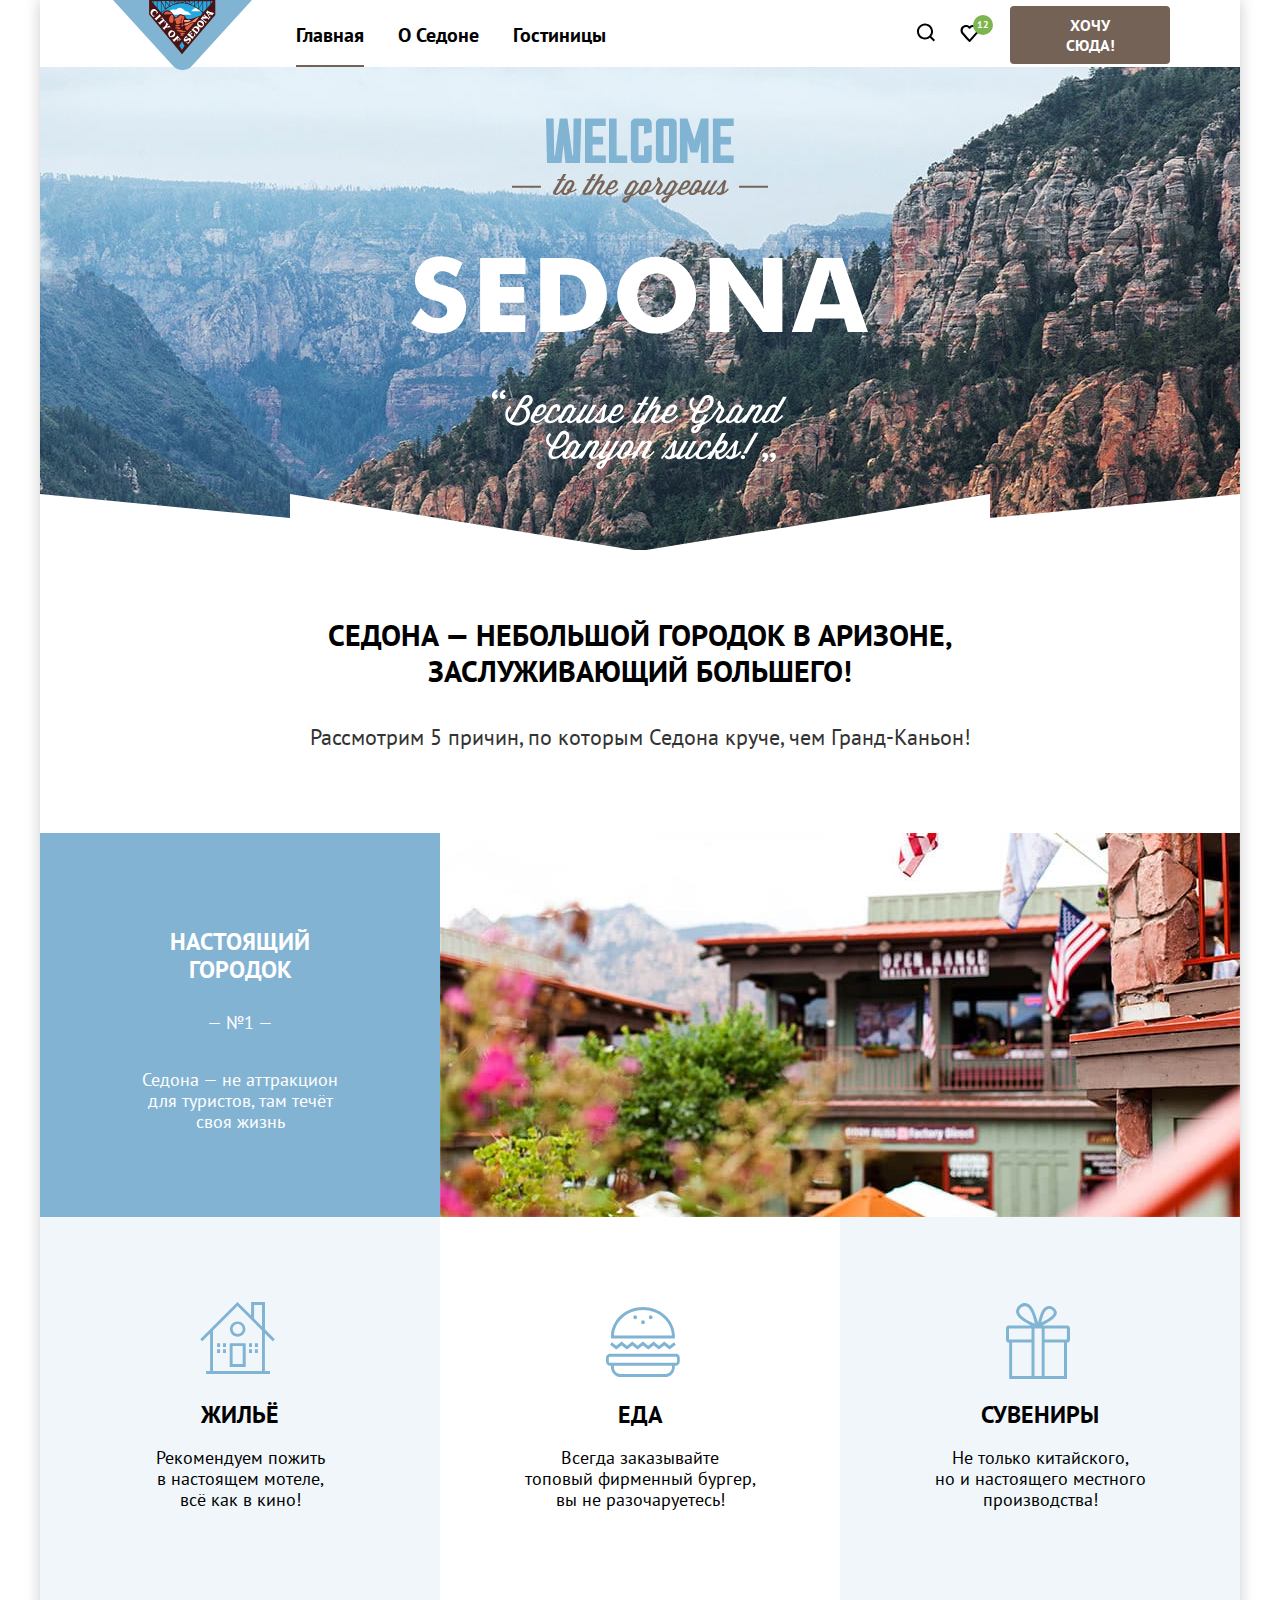
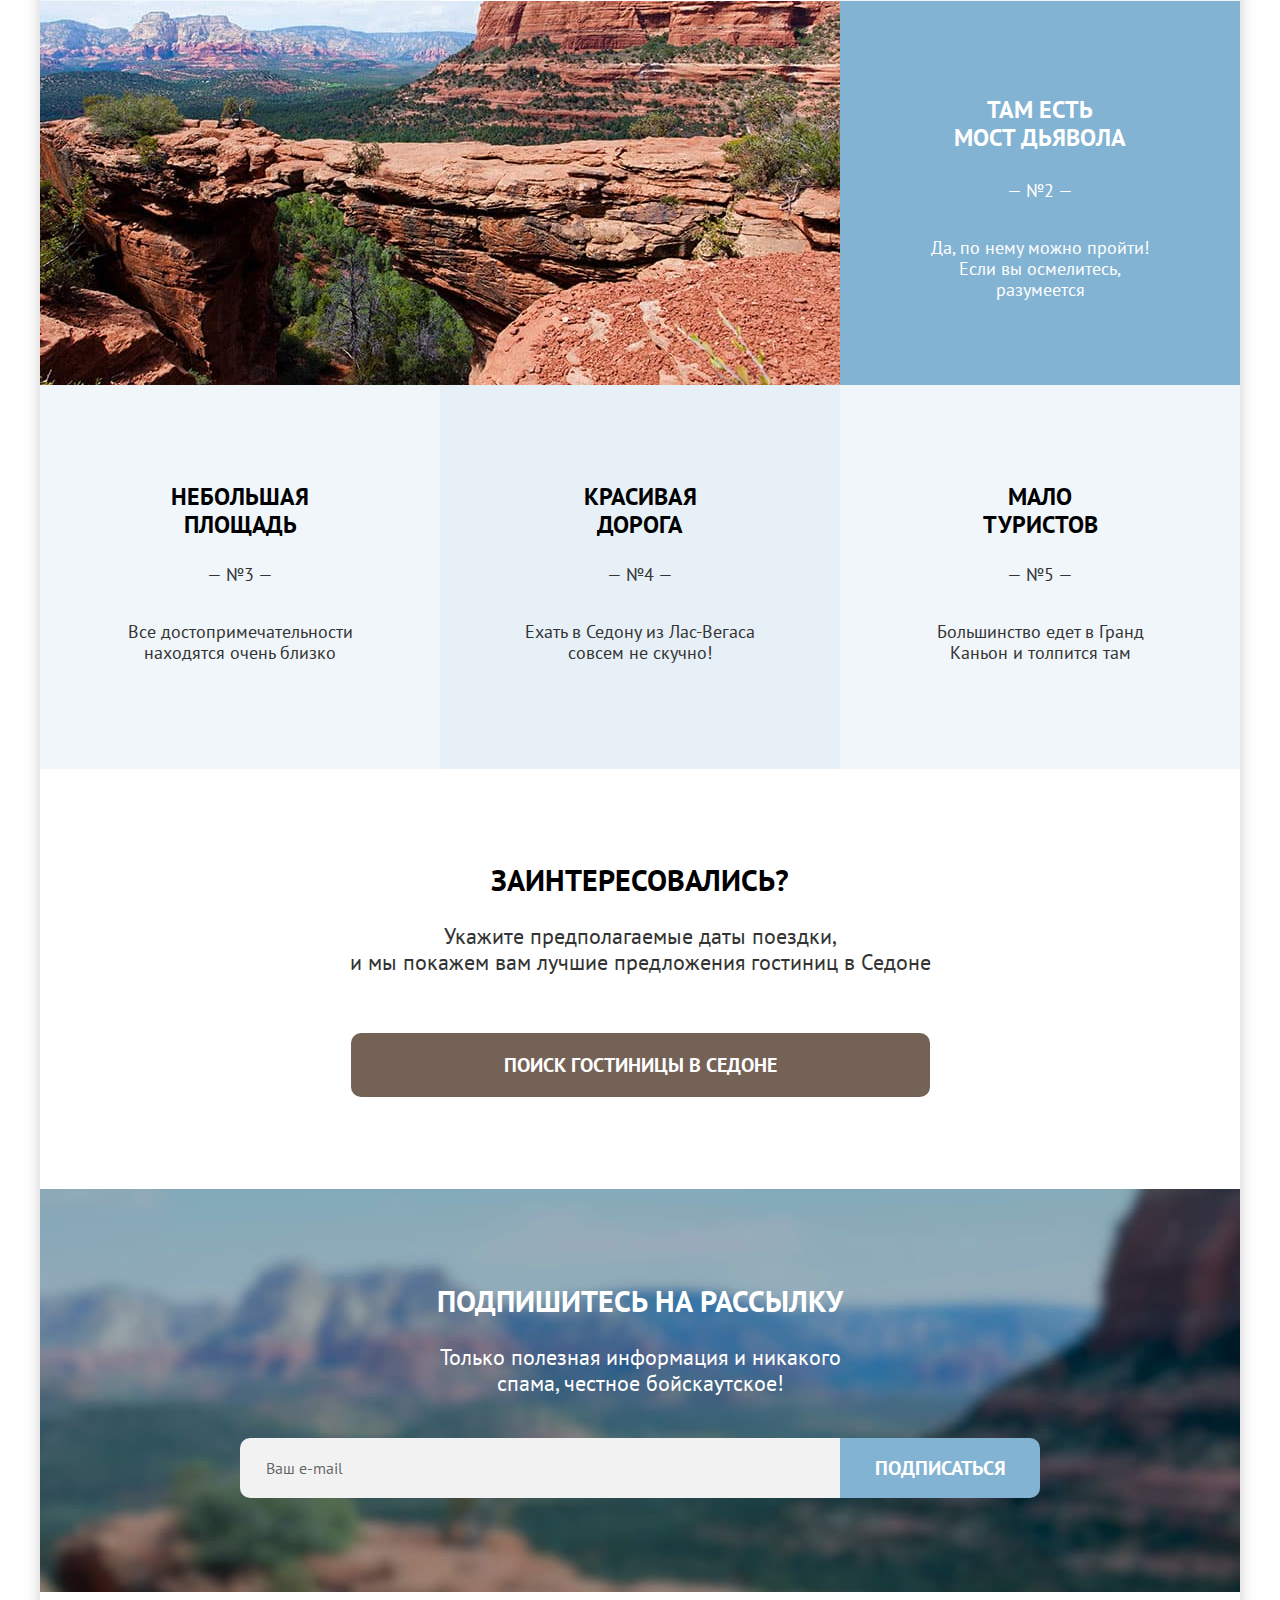
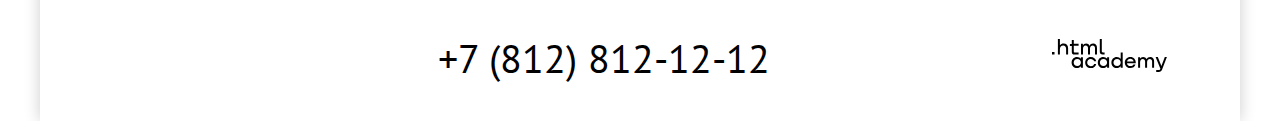
<file: index.html>
<!DOCTYPE html>
<html lang="en">

<head>
  <meta charset="UTF-8" />
  <meta http-equiv="X-UA-Compatible" content="IE=edge" />
  <meta name="viewport" content="width=device-width, initial-scale=1.0" />
  <link rel="icon" type="image/png" href="favicon.ico">
  <link rel="icon" type="image/png" sizes="32x32" href="images/favicon.png">
  <link rel="stylesheet" href="styles/styles.css">
  <title>Седона</title>
</head>

<body>
  <div class="wrapper">
    <header class="page-header">
      <nav class="navigation">
        <a href="index.html" class="logo">
          <img src="images/logo.svg" width="139" height="70" alt="Логотип сайта Седона.">
        </a>
        <ul class="navigation-list">
          <li class="navigation-item">
            <a href="index.html" class="navigation-link active">Главная</a>
          </li>
          <li class="navigation-item">
            <a href="#" class="navigation-link">О Седоне</a>
          </li>
          <li class="navigation-item">
            <a href="catalog.html" class="navigation-link">Гостиницы</a>
          </li>
        </ul>
        <ul class="navigation-list navigation-user">
          <li class="navigation-item">
            <a href="#" class="navigation-link">
              <svg class="navigation-icon" aria-hidden="true" focusable="false" width="20" height="19"
                viewBox="0 0 20 19" fill="none" xmlns="http://www.w3.org/2000/svg">
                <path
                  d="M19.0257 17.05L15.3152 13.35C16.318 12.05 17.02 10.35 17.02 8.44995C17.02 4.04995 13.4098 0.449951 8.99732 0.449951C4.58483 0.449951 0.974609 4.14995 0.974609 8.54995C0.974609 12.95 4.58483 16.55 8.99732 16.55C10.8024 16.55 12.5072 15.95 13.9112 14.85L17.6217 18.55L19.0257 17.05ZM8.99732 14.55C5.68795 14.55 2.98029 11.85 2.98029 8.54995C2.98029 5.24995 5.68795 2.54995 8.99732 2.54995C12.3067 2.54995 15.0143 5.24995 15.0143 8.54995C15.0143 11.85 12.3067 14.55 8.99732 14.55Z" />
              </svg>
              <span class="visually-hidden">Поиск.</span>
            </a>
          </li>
          <li class="navigation-item">
            <a href="#" class="navigation-link favourite">
              <svg class="navigation-icon" aria-hidden="true" focusable="false" width="19" height="17"
                viewBox="0 0 19 17" fill="none" xmlns="http://www.w3.org/2000/svg">
                <path
                  d="M9.44382 17C9.14296 17 8.84211 16.9 8.64155 16.6C3.22622 10.5 1.92253 9.1 1.62168 8.7C0.91969 7.8 0.518555 6.6 0.518555 5.4C0.518555 2.4 2.92537 0 6.03416 0C7.33785 0 8.54126 0.5 9.5441 1.3C10.5469 0.5 11.8506 0 13.054 0C16.0625 0 18.5696 2.4 18.5696 5.4C18.5696 6.7 18.0682 7.9 17.266 8.8L10.2461 16.7C10.0455 16.9 9.84495 17 9.44382 17ZM3.42679 7.5C3.72764 7.9 6.93672 11.5 9.5441 14.4L15.7617 7.4C16.2631 6.9 16.4637 6.2 16.4637 5.4C16.4637 3.6 14.9594 2.1 13.1543 2.1C12.1515 2.1 11.1486 2.6 10.4467 3.4C10.1458 3.7 9.84495 3.8 9.5441 3.8C9.24325 3.8 8.9424 3.6 8.74183 3.4C8.03984 2.6 7.037 2.1 6.03416 2.1C4.22906 2.1 2.7248 3.6 2.7248 5.4C2.62452 6.3 3.02565 7 3.42679 7.5C3.3265 7.5 3.3265 7.5 3.42679 7.5Z" />
              </svg>
              <span class="count">12</span>
              <span class="visually-hidden">Избранное.</span>
            </a>
          </li>
          <li class="navigation-item">
            <a href="#" class="navigation-link-button">Хочу сюда!</a>
          </li>
        </ul>
      </nav>
    </header>
    <main class="main-index main-container">
      <div class="main-description">
        <h1 class="visually-hidden">Добро пожаловать в Седону.</h1>
        <img src="images/welcome.svg" alt="Welcome to the gorgeous Sedona." class="banner" width="458" height="352">
      </div>
      <section class="advantages">
        <h2 class="advantages-title">
          Седона — небольшой городок в Аризоне,<br> заслуживающий большего!
        </h2>
        <p>Рассмотрим 5 причин, по которым Седона круче, чем Гранд-Каньон!</p>
        <!--Advantages List-->
        <ul class="advantages-list">
          <li class="advantages-item">
            <div class="item-wrapper">
              <h2 class="advantages-item-title">Настоящий городок</h2>
              <p>— №1 —</p>
              <p class="advantages-item-text">Седона&nbsp;&mdash; не&nbsp;аттракцион<br> для туристов, там течёт <br>
                своя жизнь
              </p>
            </div>
            <img src="images/content/advantages_plaza.jpg" alt="Вид на торговую плазу в Седоне."
              class="advantages-reason1" width="800" height="384">
          </li>
          <li class="advantages-item">
            <!--Advantages sublist -->
            <ul class="advantages-sublist-grid reasons">
              <li class="advantages-sublist-item sublist-house-icon">
                <h3 class="advantages-sublist-title">Жильё</h3>
                <p>Рекомендуем пожить в&nbsp;настоящем мотеле,<br> всё как в&nbsp;кино!</p>
              </li>
              <li class="advantages-sublist-item sublist-food-icon">
                <h3 class="advantages-sublist-title">Еда</h3>
                <p>Всегда заказывайте<br> топовый фирменный бургер, вы&nbsp;не&nbsp;разочаруетесь!</p>
              </li>
              <li class="advantages-sublist-item sublist-souvenir-icon">
                <h3 class="advantages-sublist-title">Сувениры</h3>
                <p>
                  Не&nbsp;только китайского, но&nbsp;и&nbsp;настоящего местного производства!
                </p>
              </li>
            </ul>
          </li>
          <li class="advantages-item">
            <div class="item-wrapper">
              <h2 class="advantages-item-title">Там есть<br>мост дьявола</h2>
              <p>— №2 —</p>
              <p>Да, по&nbsp;нему можно пройти! Если вы&nbsp;осмелитесь, разумеется</p>
            </div>
            <img src="images/content/advantages_mountains.jpg" alt="Вид на Мост Дьявола в Седоне."
              class="advantages-reason2" width="800" height="384">
          </li>
          <li class="advantages-item">
            <!--Advantages  sublist-->
            <ul class="advantages-sublist">
              <li class="advantages-sublist-item">
                <h3 class="advantages-item-subtitle">Небольшая площадь</h3>
                <p>— №3 —</p>
                <p>Все достопримечательности находятся очень близко</p>
              </li>
              <li class="advantages-sublist-item">
                <h3 class="advantages-item-subtitle">Красивая дорога</h3>
                <p>— №4 —</p>
                <p>Ехать в&nbsp;Седону из&nbsp;Лас-Вегаса совсем не&nbsp;скучно!</p>
              </li>
              <li class="advantages-sublist-item">
                <h3 class="advantages-item-subtitle">Мало туристов</h3>
                <p>— №5 —</p>
                <p>Большинство едет в&nbsp;Гранд Каньон и&nbsp;толпится там</p>
              </li>
            </ul>
          </li>
        </ul>
      </section>
      <section class="index-hotel-search">
        <h2 class="index-hotel-search-title">Заинтересовались?</h2>
        <p>
          Укажите предполагаемые даты поездки,<br />и мы покажем вам лучшие предложения гостиниц в Седоне
        </p>
        <a class="hotel-search-link" href="https://echo.htmlacademy.ru/">Поиск гостиницы в Седоне</a>
      </section>
      <section class="newsletter">
        <h2 class="newsletter-title">Подпишитесь на рассылку</h2>
        <p class="newsletter-text">
          Только полезная информация и&nbsp;никакого спама, честное бойскаутское!
        </p>
        <form class="newsletter-form" action="https://echo.htmlsacademy.ru/" method="post">
          <label class="visually-hidden" for="user-email">Введите ваш емэйл</label>
          <input type="email" class="newsletter-email" placeholder="Ваш e-mail" id="user-email" required />
          <button class="newsletter-button" type="submit">
            Подписаться
          </button>
        </form>
      </section>
    </main>

    <footer class="footer">
      <div class="footer-container">
        <div class="footer-social">
          <h2 class="visually-hidden">Ссылки на Социальные сети.</h2>
          <ul class="social-links-list">
            <li class="social-link-item">
              <a href="https://twitter.com/htmlacademy_ru">
                <svg width="18" height="15" viewBox="0 0 18 15" fill="none" xmlns="http://www.w3.org/2000/svg">
                  <path d="M11.6 0.200056C13.4 -0.299944 14.8 0.500056 15.4 1.40006C16.1 1.20006 16.8 0.900056 17.5 0.700056C17.5 1.60006 16.9 2.20006 16.6 2.50006C17.3 2.60006 18 1.90006 18 1.90006C17.8 2.90006 16.9 3.70006 16.3 3.90006C16.1 10.7001 13 15.1001 5.7 15.0001C5.1 15.0001 5.8 15.0001 5.2 15.0001C4.8 15.0001 0.8 14.5001 0 13.1001C2.4 13.3001 4.1 12.7001 5 11.9001C4 11.6001 2.1 11.5001 1.8 9.00006C2.2 9.10006 2.4 9.20006 3.1 9.10006C1.8 8.30006 0.4 7.50006 0.5 5.30006C0.8 5.60006 1.6 5.80006 1.9 5.80006C1.1 5.60006 -0.2 2.50006 0.9 0.900056C2.8 2.80006 4.9 4.50006 8.5 4.70006C8.7 2.30006 9.7 0.800056 11.6 0.200056Z"/>
                  </svg>
                <span class="visually-hidden">Ссылка на Твиттер</span>
              </a>
            </li>
            <li class="social-link-item">
              <a href="https://www.facebook.com/htmlacademy">
                <svg class="facebook" width="10" height="18" fill="none" xmlns="http://www.w3.org/2000/svg">
                  <path d="M7 0C4.8 0 3 1.8 3 4v2H0v4h3v8h4v-8h3V6H7V4h3V0H7Z" />
                </svg>
                <span class="visually-hidden">Ссылка на Фейсбук.</span>
              </a>
            </li>
            <li class="social-link-item">
              <a href="https://www.youtube.com/c/HTMLAcademyRUS">
                <svg class="youtube" width="20" height="16" fill="none" xmlns="http://www.w3.org/2000/svg">
                  <g clip-path="url(#a)">
                    <path
                      d="M17 0H2.9C1.2 0 0 1.5 0 3.2v9.5C0 14.5 1.2 16 2.9 16h14.3c1.5 0 2.9-1.5 2.9-3.2V3.2C19.9 1.5 18.7 0 17 0ZM7 11.8V4.2L13.7 8 7 11.8Z" />
                  </g>
                  <defs>
                    <clipPath>
                      <path d="M0 0h20v16H0z" />
                    </clipPath>
                  </defs>
                </svg>
                <span class="visually-hidden">Ссылка на Ютюб.</span>
              </a>
            </li>
          </ul>
        </div>
        <a href="tel:+78128121212" class="footer-phone">+7 (812) 812-12-12</a>
        <a href="https://htmlacademy.ru/" class="footer-logo">
          <svg class="logo-htmlacademy" width="115" height="34" fill="none" xmlns="http://www.w3.org/2000/svg">
            <path
              d="M0 12.9v2.6h2.5v-2.6H0ZM11.6 4.5c-1.6 0-2.8.7-3.6 1.7h-.1V0h-2v15.5h2v-5.3c0-2.1 1.3-3.6 3.3-3.6 1.8 0 2.9 1.4 2.9 3.2v5.7h2V9.4c.1-3-1.8-4.9-4.5-4.9ZM26.6 4.8h-4.8V1.1h-2v3.8h-1.9v2h1.9v6c0 1.7 1 2.7 2.7 2.7h4.1v-2h-3.7c-.7 0-1.1-.4-1.1-1.1V6.8h4.8v-2ZM41.1 4.6c-1.6 0-2.9.8-3.5 2.1h-.1c-.6-1.2-1.8-2.1-3.4-2.1-1.4 0-2.5.8-3.1 1.8h-.1V4.8H29v10.6h2V10c0-2 1-3.5 2.6-3.5 1.5 0 2.4 1 2.4 2.6v6.3h2V9.8c0-2.4 1.4-3.3 2.6-3.3 1.5 0 2.4 1 2.4 2.6v6.3h2V8.9c.1-2.5-1.4-4.3-3.9-4.3ZM47.8 12.7c0 1.7 1 2.7 2.8 2.7h2v-2h-1.7c-.7 0-1.1-.4-1.1-1.1V0h-2v12.7ZM28.9 19.7c-.9-1.1-2.2-1.8-3.9-1.8-3.1 0-5.4 2.3-5.4 5.6s2.3 5.6 5.4 5.6c1.8 0 3-.8 3.8-1.9h.1v1.6h2V18.2h-2v1.5Zm-3.6 7.4c-2.2 0-3.6-1.6-3.6-3.6s1.4-3.6 3.6-3.6 3.6 1.6 3.6 3.6c0 1.9-1.4 3.6-3.6 3.6ZM44.2 22c-.5-2.4-2.6-4.1-5.4-4.1-3.4 0-5.6 2.5-5.6 5.6 0 3.1 2.2 5.6 5.6 5.6 2.8 0 4.9-1.8 5.4-4.2h-2.1c-.4 1.3-1.7 2.3-3.3 2.3-2.2 0-3.6-1.6-3.6-3.6s1.4-3.6 3.6-3.6c1.6 0 2.8 1 3.3 2.2h2.1V22ZM55.1 19.7c-.9-1.1-2.2-1.8-3.9-1.8-3.1 0-5.4 2.3-5.4 5.6s2.3 5.6 5.4 5.6c1.8 0 3-.8 3.8-1.9h.1v1.6h2V18.2h-2v1.5Zm-3.6 7.4c-2.2 0-3.6-1.6-3.6-3.6s1.4-3.6 3.6-3.6 3.6 1.6 3.6 3.6c0 1.9-1.5 3.6-3.6 3.6ZM68.7 19.8c-.9-1.1-2.2-1.9-3.9-1.9-3.1 0-5.4 2.3-5.4 5.6s2.2 5.6 5.4 5.6c1.7 0 3-.8 3.8-1.8h.1v1.5h2V13.4h-2v6.4Zm-3.6 7.3c-2.2 0-3.6-1.6-3.6-3.6s1.4-3.6 3.6-3.6 3.6 1.6 3.6 3.6c-.1 2-1.5 3.6-3.6 3.6ZM78.3 17.9c-3.3 0-5.5 2.5-5.5 5.6 0 3 2.1 5.6 5.5 5.6 2.5 0 4.5-1.3 5.2-3.6h-2.1c-.5 1-1.6 1.6-3 1.6-1.9 0-3.3-1.3-3.4-2.9h8.8c.2-3.6-2-6.3-5.5-6.3Zm0 1.9c1.7 0 3 1 3.3 2.6h-6.5c.3-1.5 1.5-2.6 3.2-2.6ZM98.2 17.9c-1.6 0-2.9.8-3.6 2h-.1c-.6-1.2-1.8-2-3.4-2-1.4 0-2.5.7-3.1 1.8v-1.5h-1.9v10.6h2v-5.4c0-2 1-3.4 2.6-3.5 1.5 0 2.4 1 2.4 2.6v6.3h2v-5.6c0-2.4 1.4-3.3 2.6-3.3 1.5 0 2.4 1 2.4 2.6v6.3h2v-6.5c.1-2.6-1.4-4.4-3.9-4.4ZM109.4 27l-3.6-8.9h-2.2l4.8 11.6c-.3.9-.7 1.2-1.7 1.2h-2.5v2h2.5c1.8 0 2.8-.8 3.5-2.6l4.7-12.2h-2.1l-3.4 8.9Z" />
          </svg>
        </a>
      </div>
    </footer>
  </div>

  <!--Modal Window-->
      <section class="modal-container modal-active">
        <div class="modal-window modal-search">
          <div class="modal-title-wrapper">
            <h2 class="modal-title">Поиск гостиницы в Седоне</h2>
            <button class="modal-close-button" type="button" aria-label="Закрыть страницу.">
              <svg width="13" height="13" viewBox="0 0 13 13" fill="none" xmlns="http://www.w3.org/2000/svg">
                <path
                  d="M13 1.2L11.8 0L6.5 5.3L1.2 0L0 1.2L5.3 6.5L0 11.8L1.2 13L6.5 7.7L11.8 13L13 11.8L7.7 6.5L13 1.2Z" />
              </svg>
            </button>
          </div>
          <form class="modal-form" action="https://echo.htmlacademy.ru/courses" method="post">
            <div class="form-group">
              <label for="check-in">Дата заезда:</label>
              <input type="text" id="check-in" name="date" value="27 апреля 2020" autofocus required>
            </div>
            <p class="validation-error validation-error-active">Мы не можем отправить вас в прошлое.</p>
            <div class="form-group">
              <label for="check-out">Дата выаезда:</label>
              <input type="text" id="check-out" name="date" value="1 Сентября 2021" required>
            </div>
            <p class="validation-warning validation-warning-active">На эти даты есть свободные номера. Пока есть.</p>

            <div class="people-count">
              <div class="adult-count-wrapper">
                <label class="adults-label" for="adults">Взрослые:</label>
                <button class="adult-count-minus" type="button" aria-label="Уменьшить количество.">
                  <svg width="13" height="1" viewBox="0 0 13 1" fill="none" xmlns="http://www.w3.org/2000/svg">
                    <path opacity="0.3" d="M0 0L0 1L13 1V0L0 0Z"/>
                    </svg>
                </button>
                <input class="adults-amount" type="number" min="1" max="50" step="1" id="adults" name="amount" value="2">
                <button class="adult-count-plus" type="button" aria-label="Увеличить количество.">
                  <svg width="13" height="13" viewBox="0 0 13 13" fill="none" xmlns="http://www.w3.org/2000/svg">
                    <path d="M13 6H7V0H6V6H0V7H6V13H7V7H13V6Z" />
                    </svg>
                </button>
              </div>
              <div class="children-count-wrapper">
                <label class="children-label" for="children">Дети:</label>
                <span class="children-label">
                  <span class="tooltip">
                    <button class="tooltip-toggle" type="button">
                      <svg class="tooltip-button-icon" width="1" height="9" viewBox="0 0 1 9"
                        xmlns="http://www.w3.org/2000/svg">
                        <g clip-path="url(#clip0_18711_288)">
                          <path d="M0 9H1L1 3H0L0 9Z" fill="white" />
                          <path d="M1 0H0V1H1V0Z" fill="white" />
                        </g>
                        <defs>
                          <clipPath id="clip0_18711_288">
                            <rect width="1" height="9" />
                          </clipPath>
                        </defs>
                      </svg>
                    </button>
                    <span class="tooltip-text" role="tooltip" id="tooltip-label">Укажите количество детей, которые будут
                      с&nbsp;вами, возраст которых от&nbsp;6 до&nbsp;18 лет. Дети до&nbsp;6 лет размещаются
                      бесплатно.</span>
                  </span>
                </span>

                <button class="children-count-minus" type="button" aria-label="Уменьшить количество.">
                  <svg width="13" height="1" viewBox="0 0 13 1" fill="none" xmlns="http://www.w3.org/2000/svg">
                    <path opacity="0.3" d="M0 0L0 1L13 1V0L0 0Z"/>
                    </svg>
                </button>
                <input id="children" type="number" min="1" max="50" step="1" name="amount" value="1">
                <button class="children-count-plus" type="button" aria-label="Увеличить количество.">
                  <svg width="13" height="13" viewBox="0 0 13 13" fill="none" xmlns="http://www.w3.org/2000/svg">
                    <path d="M13 6H7V0H6V6H0V7H6V13H7V7H13V6Z"/>
                    </svg>
                </button>

              </div>
              <button class="submit-form-modal" type="submit">Найти</button>
            </div>
          </form>
        </div>
      </section>

</body>

</html>
</file>
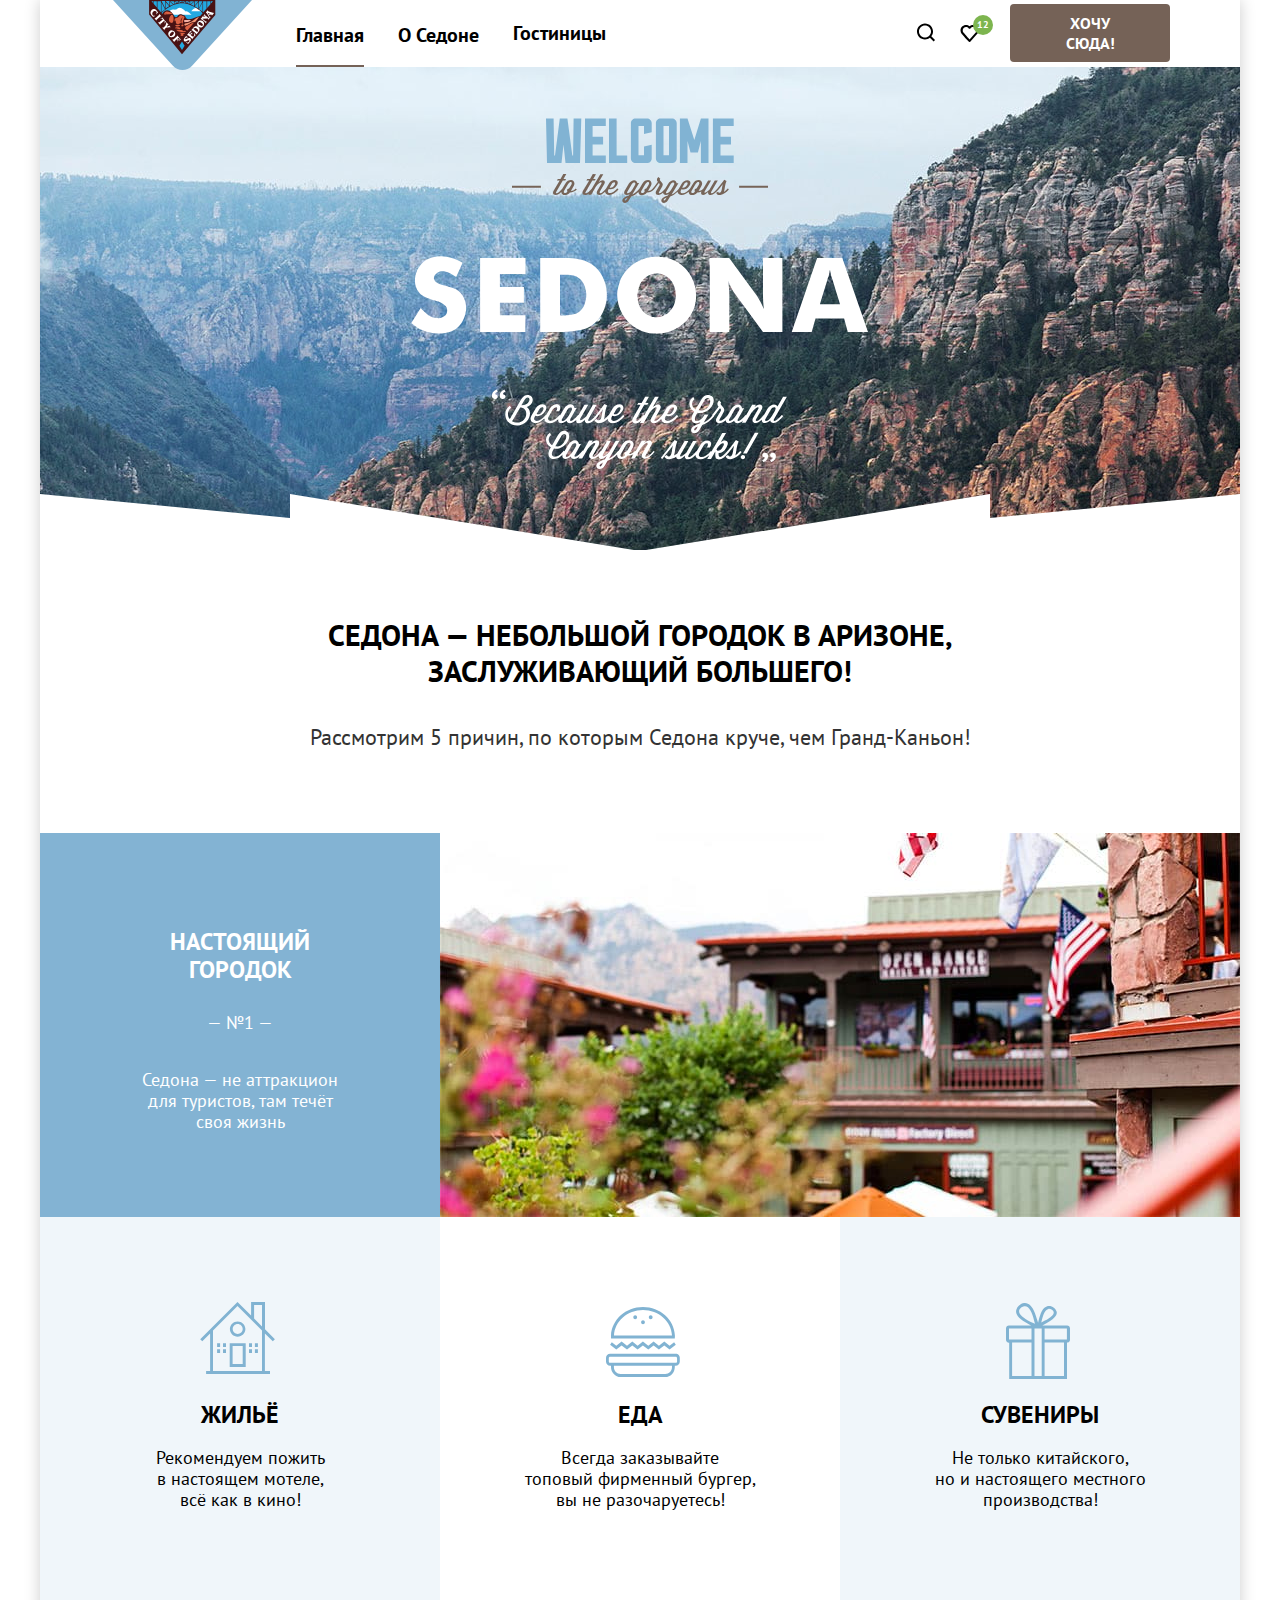
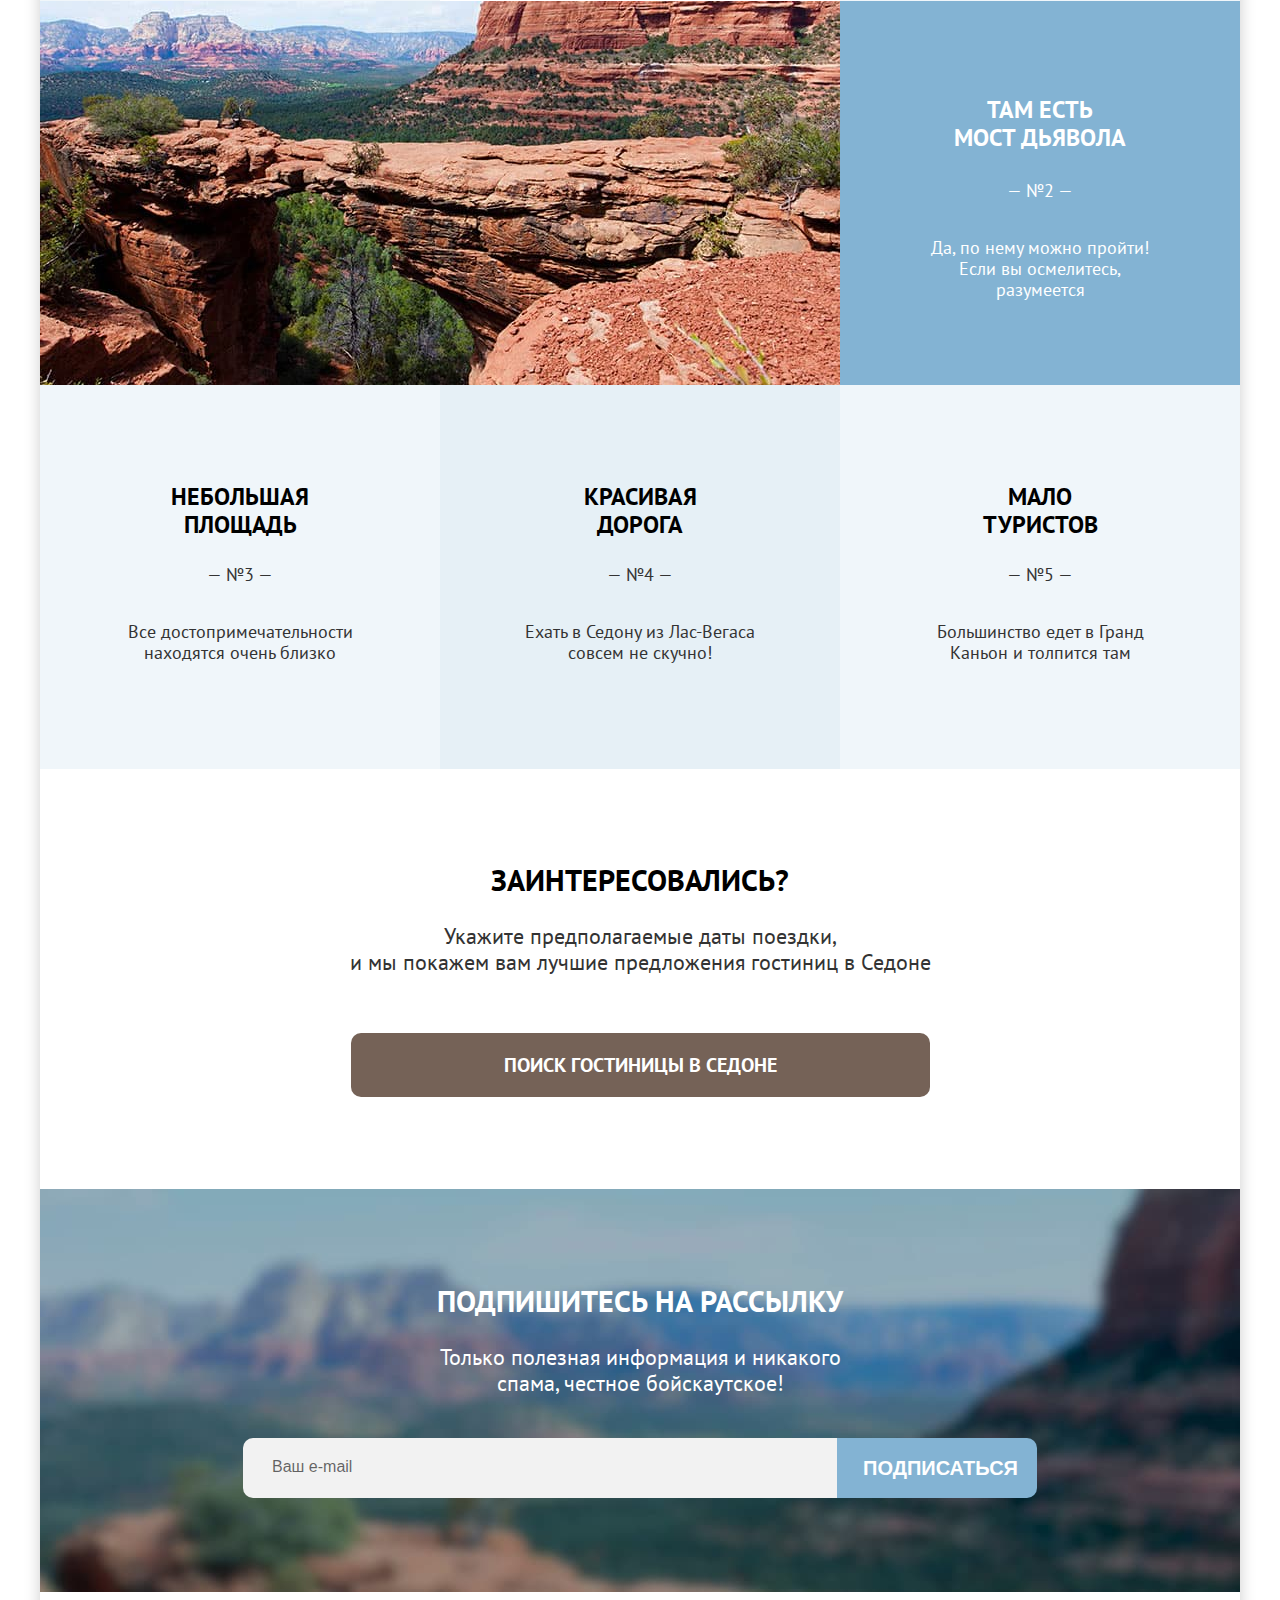
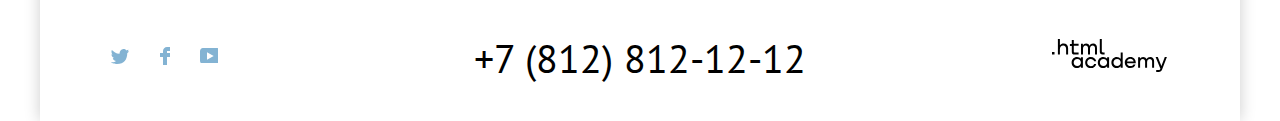
<file: 10/index.html>
<!DOCTYPE html>
<html lang="en">

<head>
  <meta charset="UTF-8" />
  <meta http-equiv="X-UA-Compatible" content="IE=edge" />
  <meta name="viewport" content="width=device-width, initial-scale=1.0" />
  <link rel="icon" type="image/png" href="favicon.ico">
  <link rel="icon" type="image/png" sizes="32x32" href="images/favicon.png">
  <link rel="stylesheet" href="styles/styles.css">
  <title>Седона</title>
  <base href="https://htmlacademy-htmlcss.github.io/1981647-sedona-33/10/">
</head>

<body>
  <div class="wrapper">
    <header class="page-header">
      <nav class="navigation">
        <a href="index.html" class="logo">
          <img src="images/logo.svg" width="139" height="70" alt="Логотип сайта Седона.">
        </a>
        <ul class="navigation-list">
          <li class="navigation-item">
            <a href="index.html" class="navigation-link active">Главная</a>
          </li>
          <li class="navigation-item">
            <a href="#" class="navigation-link">О Седоне</a>
          </li>
          <li class="navigation-item">
            <a href="catalog.html" class="navigation-link">Гостиницы</a>
          </li>
        </ul>
        <ul class="navigation-list navigation-user">
          <li class="navigation-item">
            <a href="#" class="navigation-link">
              <svg class="navigation-icon" aria-hidden="true" focusable="false" width="20" height="19"
                viewBox="0 0 20 19" fill="none" xmlns="http://www.w3.org/2000/svg">
                <path
                  d="M19.0257 17.05L15.3152 13.35C16.318 12.05 17.02 10.35 17.02 8.44995C17.02 4.04995 13.4098 0.449951 8.99732 0.449951C4.58483 0.449951 0.974609 4.14995 0.974609 8.54995C0.974609 12.95 4.58483 16.55 8.99732 16.55C10.8024 16.55 12.5072 15.95 13.9112 14.85L17.6217 18.55L19.0257 17.05ZM8.99732 14.55C5.68795 14.55 2.98029 11.85 2.98029 8.54995C2.98029 5.24995 5.68795 2.54995 8.99732 2.54995C12.3067 2.54995 15.0143 5.24995 15.0143 8.54995C15.0143 11.85 12.3067 14.55 8.99732 14.55Z" />
              </svg>
              <span class="visually-hidden">Поиск.</span>
            </a>
          </li>
          <li class="navigation-item">
            <a href="#" class="navigation-link favourite">
              <svg class="navigation-icon" aria-hidden="true" focusable="false" width="19" height="17"
                viewBox="0 0 19 17" fill="none" xmlns="http://www.w3.org/2000/svg">
                <path
                  d="M9.44382 17C9.14296 17 8.84211 16.9 8.64155 16.6C3.22622 10.5 1.92253 9.1 1.62168 8.7C0.91969 7.8 0.518555 6.6 0.518555 5.4C0.518555 2.4 2.92537 0 6.03416 0C7.33785 0 8.54126 0.5 9.5441 1.3C10.5469 0.5 11.8506 0 13.054 0C16.0625 0 18.5696 2.4 18.5696 5.4C18.5696 6.7 18.0682 7.9 17.266 8.8L10.2461 16.7C10.0455 16.9 9.84495 17 9.44382 17ZM3.42679 7.5C3.72764 7.9 6.93672 11.5 9.5441 14.4L15.7617 7.4C16.2631 6.9 16.4637 6.2 16.4637 5.4C16.4637 3.6 14.9594 2.1 13.1543 2.1C12.1515 2.1 11.1486 2.6 10.4467 3.4C10.1458 3.7 9.84495 3.8 9.5441 3.8C9.24325 3.8 8.9424 3.6 8.74183 3.4C8.03984 2.6 7.037 2.1 6.03416 2.1C4.22906 2.1 2.7248 3.6 2.7248 5.4C2.62452 6.3 3.02565 7 3.42679 7.5C3.3265 7.5 3.3265 7.5 3.42679 7.5Z" />
              </svg>
              <span class="count">12</span>
              <span class="visually-hidden">Избранное.</span>
            </a>
          </li>
          <li class="navigation-item">
            <a href="#" class="navigation-link-button">Хочу сюда!</a>
          </li>
        </ul>
      </nav>
    </header>
    <main class="main-index main-container">
      <div class="main-description">
        <h1 class="visually-hidden">Добро пожаловать в Седону.</h1>
        <img src="images/welcome.svg" alt="Welcome to the gorgeous Sedona." class="banner" width="458" height="352">
      </div>
      <section class="advantages">
        <h2 class="advantages-title">
          Седона — небольшой городок в Аризоне,<br> заслуживающий большего!
        </h2>
        <p>Рассмотрим 5 причин, по которым Седона круче, чем Гранд-Каньон!</p>
        <!--Advantages List-->
        <ul class="advantages-list">
          <li class="advantages-item">
            <div class="item-wrapper">
              <h2 class="advantages-item-title">Настоящий городок</h2>
              <p>— №1 —</p>
              <p class="advantages-item-text">Седона&nbsp;&mdash; не&nbsp;аттракцион<br> для туристов, там течёт <br>
                своя жизнь
              </p>
            </div>
            <img src="images/content/advantages_plaza.jpg" alt="Вид на торговую плазу в Седоне."
              class="advantages-reason1" width="800" height="384">
          </li>
          <li class="advantages-item">
            <!--Advantages sublist -->
            <ul class="advantages-sublist-grid reasons">
              <li class="advantages-sublist-item sublist-house-icon">
                <h3 class="advantages-sublist-title">Жильё</h3>
                <p>Рекомендуем пожить в&nbsp;настоящем мотеле,<br> всё как в&nbsp;кино!</p>
              </li>
              <li class="advantages-sublist-item sublist-food-icon">
                <h3 class="advantages-sublist-title">Еда</h3>
                <p>Всегда заказывайте<br> топовый фирменный бургер, вы&nbsp;не&nbsp;разочаруетесь!</p>
              </li>
              <li class="advantages-sublist-item sublist-souvenir-icon">
                <h3 class="advantages-sublist-title">Сувениры</h3>
                <p>
                  Не&nbsp;только китайского, но&nbsp;и&nbsp;настоящего местного производства!
                </p>
              </li>
            </ul>
          </li>
          <li class="advantages-item">
            <div class="item-wrapper">
              <h2 class="advantages-item-title">Там есть<br>мост дьявола</h2>
              <p>— №2 —</p>
              <p>Да, по&nbsp;нему можно пройти! Если вы&nbsp;осмелитесь, разумеется</p>
            </div>
            <img src="images/content/advantages_mountains.jpg" alt="Вид на Мост Дьявола в Седоне."
              class="advantages-reason2" width="800" height="384">
          </li>
          <li class="advantages-item">
            <!--Advantages  sublist-->
            <ul class="advantages-sublist">
              <li class="advantages-sublist-item">
                <h3 class="advantages-item-subtitle">Небольшая площадь</h3>
                <p>— №3 —</p>
                <p>Все достопримечательности находятся очень близко</p>
              </li>
              <li class="advantages-sublist-item">
                <h3 class="advantages-item-subtitle">Красивая дорога</h3>
                <p>— №4 —</p>
                <p>Ехать в&nbsp;Седону из&nbsp;Лас-Вегаса совсем не&nbsp;скучно!</p>
              </li>
              <li class="advantages-sublist-item">
                <h3 class="advantages-item-subtitle">Мало туристов</h3>
                <p>— №5 —</p>
                <p>Большинство едет в&nbsp;Гранд Каньон и&nbsp;толпится там</p>
              </li>
            </ul>
          </li>
        </ul>
      </section>
      <section class="index-hotel-search">
        <h2 class="index-hotel-search-title">Заинтересовались?</h2>
        <p>
          Укажите предполагаемые даты поездки,<br />и мы покажем вам лучшие предложения гостиниц в Седоне
        </p>
        <a class="hotel-search-link" href="https://echo.htmlacademy.ru/">Поиск гостиницы в Седоне</a>
      </section>
      <section class="newsletter">
        <h2 class="newsletter-title">Подпишитесь на рассылку</h2>
        <p class="newsletter-text">
          Только полезная информация и&nbsp;никакого спама, честное бойскаутское!
        </p>
        <form class="newsletter-form" action="https://echo.htmlsacademy.ru/" method="post">
          <label class="visually-hidden" for="user-email">Введите ваш емэйл</label>
          <input type="email" class="newsletter-email" placeholder="Ваш e-mail" id="user-email" required />
          <button class="newsletter-button" type="submit">
            Подписаться
          </button>
        </form>
      </section>
    </main>

    <footer class="footer">
      <div class="footer-container">
        <div class="footer-social">
          <h2 class="visually-hidden">Ссылки на Социальные сети.</h2>
          <ul class="social-links-list">
            <li class="social-link-item">
              <a href="https://twitter.com/htmlacademy_ru">
                <svg class="twitter" width="18" height="15" fill="none" xmlns="http://www.w3.org/2000/svg">
                  <svg clip-path="url(#a)">
                    <path
                      d="M11.6.2c1.8-.5 3.2.3 3.8 1.2.7-.2 1.4-.5 2.1-.7 0 .9-.6 1.5-.9 1.8.7.1 1.4-.6 1.4-.6-.2 1-1.1 1.8-1.7 2C16.1 10.7 13 15.1 5.7 15h-.5c-.4 0-4.4-.5-5.2-1.9 2.4.2 4.1-.4 5-1.2-1-.3-2.9-.4-3.2-2.9.4.1.6.2 1.3.1C1.8 8.3.4 7.5.5 5.3c.3.3 1.1.5 1.4.5C1.1 5.6-.2 2.5.9.9c1.9 1.9 4 3.6 7.6 3.8C8.7 2.3 9.7.8 11.6.2Z" />
                  </svg>
                  <defs>
                    <clipPath id="a">
                      <path d="M0 0h18v15H0z" />
                    </clipPath>
                  </defs>
                </svg>
                <span class="visually-hidden">Ссылка на Твиттер</span>
              </a>
            </li>
            <li class="social-link-item">
              <a href="https://www.facebook.com/htmlacademy">
                <svg class="facebook" width="10" height="18" fill="none" xmlns="http://www.w3.org/2000/svg">
                  <path d="M7 0C4.8 0 3 1.8 3 4v2H0v4h3v8h4v-8h3V6H7V4h3V0H7Z" />
                </svg>
                <span class="visually-hidden">Ссылка на Фейсбук.</span>
              </a>
            </li>
            <li class="social-link-item">
              <a href="https://www.youtube.com/c/HTMLAcademyRUS">
                <svg class="youtube" width="20" height="16" fill="none" xmlns="http://www.w3.org/2000/svg">
                  <g clip-path="url(#a)">
                    <path
                      d="M17 0H2.9C1.2 0 0 1.5 0 3.2v9.5C0 14.5 1.2 16 2.9 16h14.3c1.5 0 2.9-1.5 2.9-3.2V3.2C19.9 1.5 18.7 0 17 0ZM7 11.8V4.2L13.7 8 7 11.8Z" />
                  </g>
                  <defs>
                    <clipPath>
                      <path d="M0 0h20v16H0z" />
                    </clipPath>
                  </defs>
                </svg>
                <span class="visually-hidden">Ссылка на Ютюб.</span>
              </a>
            </li>
          </ul>
        </div>
        <a href="tel:+78128121212" class="footer-phone">+7 (812) 812-12-12</a>
        <a href="https://htmlacademy.ru/" class="footer-logo">
          <svg class="logo-htmlacademy" width="115" height="34" fill="none" xmlns="http://www.w3.org/2000/svg">
            <path
              d="M0 12.9v2.6h2.5v-2.6H0ZM11.6 4.5c-1.6 0-2.8.7-3.6 1.7h-.1V0h-2v15.5h2v-5.3c0-2.1 1.3-3.6 3.3-3.6 1.8 0 2.9 1.4 2.9 3.2v5.7h2V9.4c.1-3-1.8-4.9-4.5-4.9ZM26.6 4.8h-4.8V1.1h-2v3.8h-1.9v2h1.9v6c0 1.7 1 2.7 2.7 2.7h4.1v-2h-3.7c-.7 0-1.1-.4-1.1-1.1V6.8h4.8v-2ZM41.1 4.6c-1.6 0-2.9.8-3.5 2.1h-.1c-.6-1.2-1.8-2.1-3.4-2.1-1.4 0-2.5.8-3.1 1.8h-.1V4.8H29v10.6h2V10c0-2 1-3.5 2.6-3.5 1.5 0 2.4 1 2.4 2.6v6.3h2V9.8c0-2.4 1.4-3.3 2.6-3.3 1.5 0 2.4 1 2.4 2.6v6.3h2V8.9c.1-2.5-1.4-4.3-3.9-4.3ZM47.8 12.7c0 1.7 1 2.7 2.8 2.7h2v-2h-1.7c-.7 0-1.1-.4-1.1-1.1V0h-2v12.7ZM28.9 19.7c-.9-1.1-2.2-1.8-3.9-1.8-3.1 0-5.4 2.3-5.4 5.6s2.3 5.6 5.4 5.6c1.8 0 3-.8 3.8-1.9h.1v1.6h2V18.2h-2v1.5Zm-3.6 7.4c-2.2 0-3.6-1.6-3.6-3.6s1.4-3.6 3.6-3.6 3.6 1.6 3.6 3.6c0 1.9-1.4 3.6-3.6 3.6ZM44.2 22c-.5-2.4-2.6-4.1-5.4-4.1-3.4 0-5.6 2.5-5.6 5.6 0 3.1 2.2 5.6 5.6 5.6 2.8 0 4.9-1.8 5.4-4.2h-2.1c-.4 1.3-1.7 2.3-3.3 2.3-2.2 0-3.6-1.6-3.6-3.6s1.4-3.6 3.6-3.6c1.6 0 2.8 1 3.3 2.2h2.1V22ZM55.1 19.7c-.9-1.1-2.2-1.8-3.9-1.8-3.1 0-5.4 2.3-5.4 5.6s2.3 5.6 5.4 5.6c1.8 0 3-.8 3.8-1.9h.1v1.6h2V18.2h-2v1.5Zm-3.6 7.4c-2.2 0-3.6-1.6-3.6-3.6s1.4-3.6 3.6-3.6 3.6 1.6 3.6 3.6c0 1.9-1.5 3.6-3.6 3.6ZM68.7 19.8c-.9-1.1-2.2-1.9-3.9-1.9-3.1 0-5.4 2.3-5.4 5.6s2.2 5.6 5.4 5.6c1.7 0 3-.8 3.8-1.8h.1v1.5h2V13.4h-2v6.4Zm-3.6 7.3c-2.2 0-3.6-1.6-3.6-3.6s1.4-3.6 3.6-3.6 3.6 1.6 3.6 3.6c-.1 2-1.5 3.6-3.6 3.6ZM78.3 17.9c-3.3 0-5.5 2.5-5.5 5.6 0 3 2.1 5.6 5.5 5.6 2.5 0 4.5-1.3 5.2-3.6h-2.1c-.5 1-1.6 1.6-3 1.6-1.9 0-3.3-1.3-3.4-2.9h8.8c.2-3.6-2-6.3-5.5-6.3Zm0 1.9c1.7 0 3 1 3.3 2.6h-6.5c.3-1.5 1.5-2.6 3.2-2.6ZM98.2 17.9c-1.6 0-2.9.8-3.6 2h-.1c-.6-1.2-1.8-2-3.4-2-1.4 0-2.5.7-3.1 1.8v-1.5h-1.9v10.6h2v-5.4c0-2 1-3.4 2.6-3.5 1.5 0 2.4 1 2.4 2.6v6.3h2v-5.6c0-2.4 1.4-3.3 2.6-3.3 1.5 0 2.4 1 2.4 2.6v6.3h2v-6.5c.1-2.6-1.4-4.4-3.9-4.4ZM109.4 27l-3.6-8.9h-2.2l4.8 11.6c-.3.9-.7 1.2-1.7 1.2h-2.5v2h2.5c1.8 0 2.8-.8 3.5-2.6l4.7-12.2h-2.1l-3.4 8.9Z" />
          </svg>
        </a>
      </div>
    </footer>
  </div>

  <!--Modal Window-->
      <section class="modal-container modal-active">
        <div class="modal-window modal-search">
          <div class="modal-title-wrapper">
            <h2 class="modal-title">Поиск гостиницы в Седоне</h2>
            <button class="modal-close-button" aria-label="Закрыть страницу.">
              <svg width="13" height="13" viewBox="0 0 13 13" fill="none" xmlns="http://www.w3.org/2000/svg">
                <path
                  d="M13 1.2L11.8 0L6.5 5.3L1.2 0L0 1.2L5.3 6.5L0 11.8L1.2 13L6.5 7.7L11.8 13L13 11.8L7.7 6.5L13 1.2Z" />
              </svg>
            </button>
          </div>
          <form class="modal-form" action="https://echo.htmlacademy.ru/courses" method="post">
            <div class="form-group">
              <label for="check-in">Дата заезда:</label>
              <input type="text" id="check-in" name="date" value="27 апреля 2020" autofocus required>
            </div>
            <p class="validation-error validation-error-active">Мы не можем отправить вас в прошлое.</p>
            <div class="form-group">
              <label for="check-out">Дата выаезда:</label>
              <input type="text" id="check-out" name="date" value="1 Сентября 2021">
            </div>
            <p class="validation-warning validation-warning-active">На эти даты есть свободные номера. Пока есть.</p>

            <div class="people-count">
              <div class="adult-count-wrapper">
                <label class="adults-label" for="adults">Взрослые:</label>
                <button class="minus" type="buttton" aria-label="Уменьшить количество.">
                  <svg width="13" height="1" viewBox="0 0 13 1" fill="none" xmlns="http://www.w3.org/2000/svg">
                    <path opacity="0.3" d="M0 0L0 1L13 1V0L0 0Z"/>
                    </svg>
                </button>
                <input class="adults-amount" type="number" min="1" max="50" step="1" id="adults" name="amount" value="2">
                <button class="plus" type="button" aria-label="Увеличить количество.">
                  <svg width="13" height="13" viewBox="0 0 13 13" fill="none" xmlns="http://www.w3.org/2000/svg">
                    <path d="M13 6H7V0H6V6H0V7H6V13H7V7H13V6Z" />
                    </svg>
                </button>
              </div>
              <div class="children-count-wrapper">
                <label class="children-label" for="children">Дети:</label>
                <span class="children-label">
                  <span class="tooltip">
                    <button class="tooltip-toggle" type="button">
                      <svg class="tooltip-button-icon" width="1" height="9" viewBox="0 0 1 9"
                        xmlns="http://www.w3.org/2000/svg">
                        <g clip-path="url(#clip0_18711_288)">
                          <path d="M0 9H1L1 3H0L0 9Z" fill="white" />
                          <path d="M1 0H0V1H1V0Z" fill="white" />
                        </g>
                        <defs>
                          <clipPath id="clip0_18711_288">
                            <rect width="1" height="9" />
                          </clipPath>
                        </defs>
                      </svg>
                    </button>
                    <span class="tooltip-text" role="tooltip" id="tooltip-label">Укажите количество детей, которые будут
                      с&nbsp;вами, возраст которых от&nbsp;6 до&nbsp;18 лет. Дети до&nbsp;6 лет размещаются
                      бесплатно.</span>
                  </span>
                </span>

                <button class="minus" aria-label="Уменьшить количество." type="button">
                  <svg width="13" height="1" viewBox="0 0 13 1" fill="none" xmlns="http://www.w3.org/2000/svg">
                    <path opacity="0.3" d="M0 0L0 1L13 1V0L0 0Z"/>
                    </svg>
                </button>
                <input id="children" type="number" min="1" max="50" step="1" name="amount" value="1">
                <button class="plus" aria-label="Увеличить количество." type="button">
                  <svg width="13" height="13" viewBox="0 0 13 13" fill="none" xmlns="http://www.w3.org/2000/svg">
                    <path d="M13 6H7V0H6V6H0V7H6V13H7V7H13V6Z"/>
                    </svg>
                </button>

              </div>
              <button class="submit-form-modal" type="submit">Найти</button>
            </div>
          </form>
        </div>
      </section>

</body>

</html>
</file>
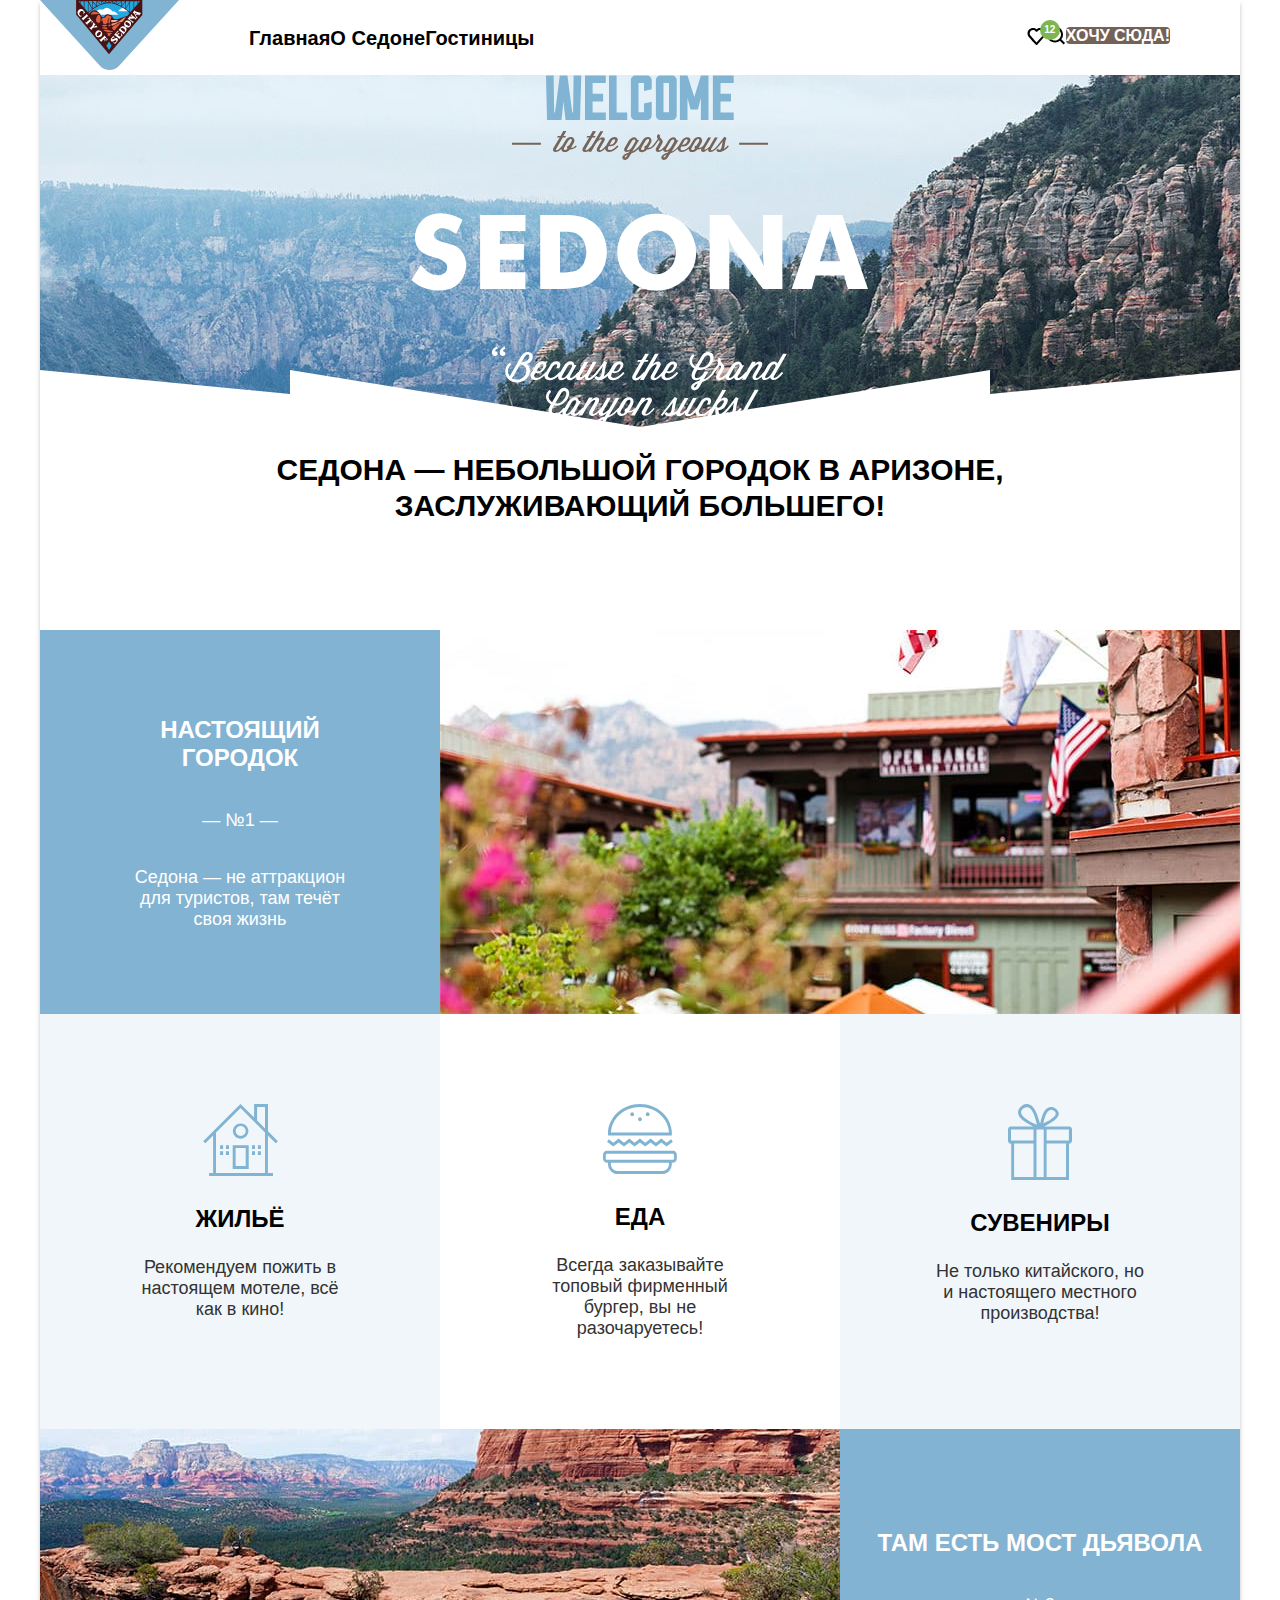
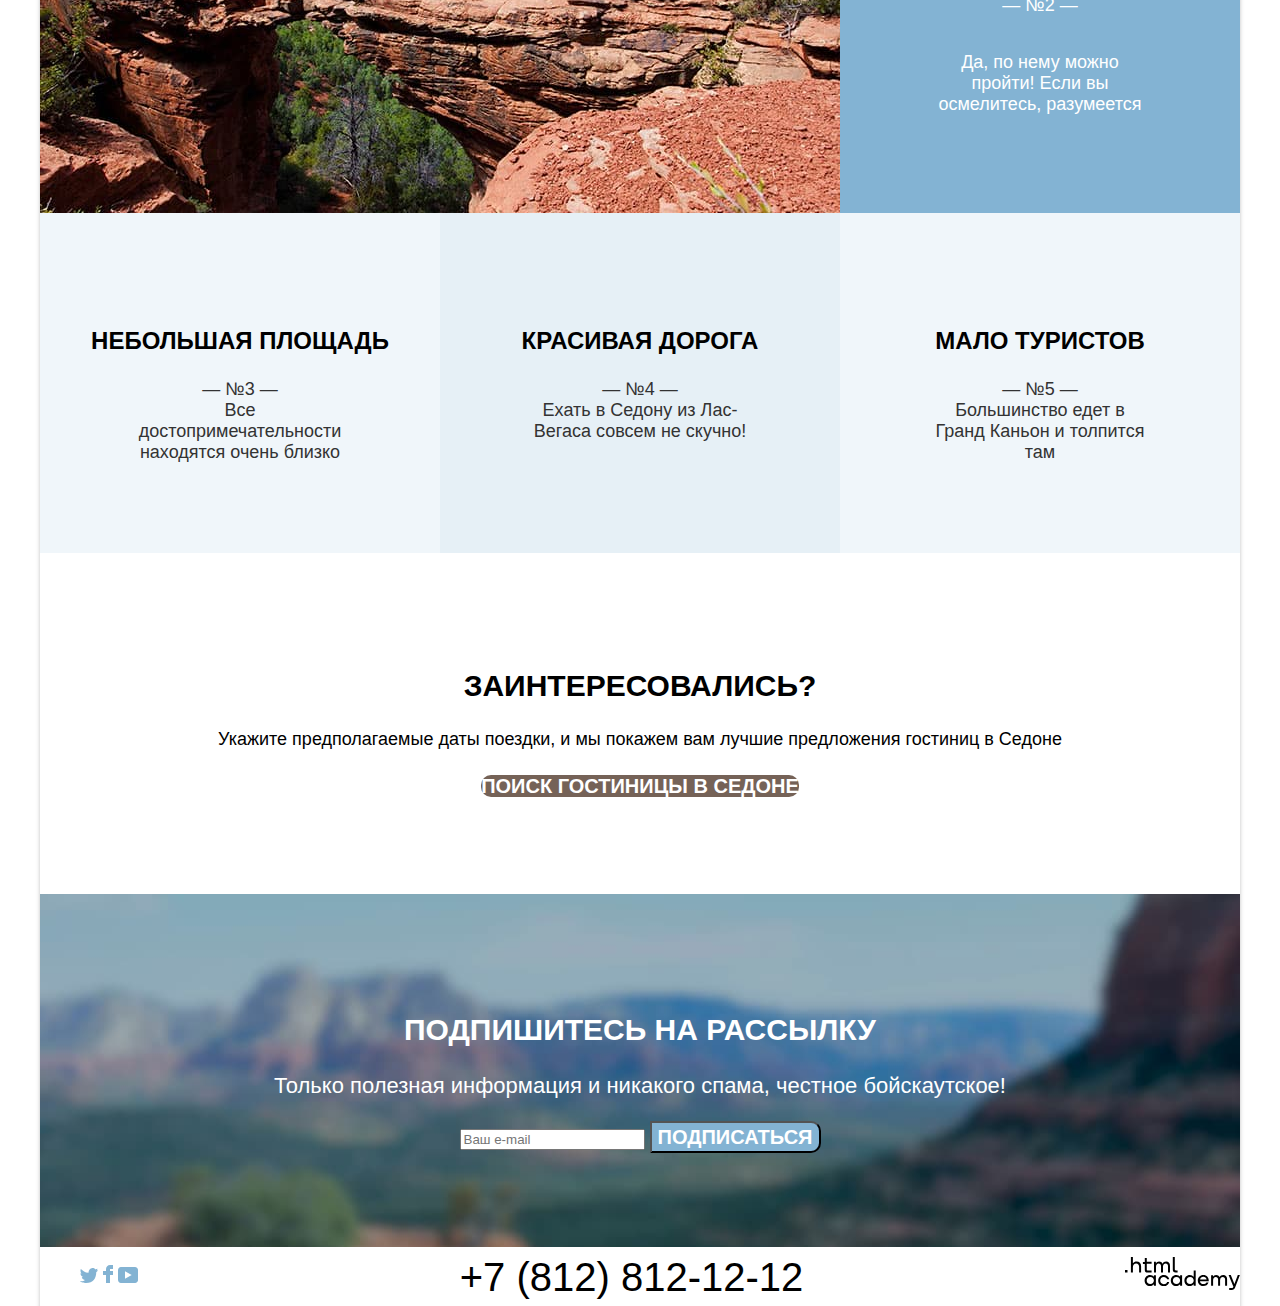
<file: 5/index.html>
<!DOCTYPE html>
<html lang="en">

<head>
  <meta charset="UTF-8" />
  <meta http-equiv="X-UA-Compatible" content="IE=edge" />
  <meta name="viewport" content="width=device-width, initial-scale=1.0" />
  <link rel="stylesheet" href="styles.css">
  <title>Седона</title>
  <base href="https://htmlacademy-htmlcss.github.io/1981647-sedona-33/5/">
</head>

<body>
  <div class="wrapper-container">
    <header class="page-header">
      <a href="index.html" class="logo">
        <img src="images/logo.svg" width="139" height="70" alt="City of Sedona Logo">
      </a>
      <nav class="navigation">
        <ul class="navigation-list">
          <li class="navigation-item">
            <a href="index.html" class="navigation-link">Главная</a>
          </li>
          <li class="navigation-item">
            <a href="#" class="navigation-link">О Седоне</a>
          </li>
          <li class="navigation-item">
            <a href="catalog.html" class="navigation-link">Гостиницы</a>
          </li>
        </ul>

        <ul class="navigation-list navigation-user">
          <li class="navigation-item">
            <a href="#" class="navigation-link favourite">
              <svg width="19" height="17" viewBox="0 0 19 17" fill="none" xmlns="http://www.w3.org/2000/svg">
                <path
                  d="M9.44382 17C9.14296 17 8.84211 16.9 8.64155 16.6C3.22622 10.5 1.92253 9.1 1.62168 8.7C0.91969 7.8 0.518555 6.6 0.518555 5.4C0.518555 2.4 2.92537 0 6.03416 0C7.33785 0 8.54126 0.5 9.5441 1.3C10.5469 0.5 11.8506 0 13.054 0C16.0625 0 18.5696 2.4 18.5696 5.4C18.5696 6.7 18.0682 7.9 17.266 8.8L10.2461 16.7C10.0455 16.9 9.84495 17 9.44382 17ZM3.42679 7.5C3.72764 7.9 6.93672 11.5 9.5441 14.4L15.7617 7.4C16.2631 6.9 16.4637 6.2 16.4637 5.4C16.4637 3.6 14.9594 2.1 13.1543 2.1C12.1515 2.1 11.1486 2.6 10.4467 3.4C10.1458 3.7 9.84495 3.8 9.5441 3.8C9.24325 3.8 8.9424 3.6 8.74183 3.4C8.03984 2.6 7.037 2.1 6.03416 2.1C4.22906 2.1 2.7248 3.6 2.7248 5.4C2.62452 6.3 3.02565 7 3.42679 7.5C3.3265 7.5 3.3265 7.5 3.42679 7.5Z"
                  fill="black" />
              </svg>
              <span class="count">12</span>
              <span class="visually-hidden">Избранное</span>
            </a>
          </li>
          <li class="navigation-item">
            <a href class="navigation-link">
              <svg width="20" height="19" viewBox="0 0 20 19" fill="none" xmlns="http://www.w3.org/2000/svg">
                <path
                  d="M19.0257 17.05L15.3152 13.35C16.318 12.05 17.02 10.35 17.02 8.44995C17.02 4.04995 13.4098 0.449951 8.99732 0.449951C4.58483 0.449951 0.974609 4.14995 0.974609 8.54995C0.974609 12.95 4.58483 16.55 8.99732 16.55C10.8024 16.55 12.5072 15.95 13.9112 14.85L17.6217 18.55L19.0257 17.05ZM8.99732 14.55C5.68795 14.55 2.98029 11.85 2.98029 8.54995C2.98029 5.24995 5.68795 2.54995 8.99732 2.54995C12.3067 2.54995 15.0143 5.24995 15.0143 8.54995C15.0143 11.85 12.3067 14.55 8.99732 14.55Z"
                  fill="black" />
              </svg>
              <span class="visually-hidden">Поиск</span></a>
          </li>
          <li class="navigation-item">
            <a href class="navigation-link-button">Хочу сюда!</a>
          </li>
        </ul>
      </nav>
    </header>
    <main class="main-index main-container">

      <div class="main-description">
        <h1 class="visually-hidden">Седона</h1>
        <img src="images/welcome.svg" alt="Welcome to the gorgeous Sedona" class="banner" width="458" height="352">
      </div>
      <section class="advantages">
        <h2 class="advantages-title">
          Седона — небольшой городок в Аризоне,<br> заслуживающий большего!
        </h2>
        <p>Рассмотрим 5 причин, по которым Седона круче, чем Гранд-Каньон!</p>
        <ul class="advantages-list">
          <li class="advantages-item">
            <div class="item-wrapper">
              <h2 class="advantages-item-title">Настоящий<br /> городок</h2>
              <p>— №1 —</p>
              <p>Седона — не аттракцион для туристов, там течёт своя жизнь</p>
            </div>
            <img src="/1981647-sedona-33/images/content/advantages_plaza.jpg" alt="Close up view of Sedona's mall "
              class="advantages-reason1" width="800" height="384">
          </li>
          <li class="advantages-item">
            <ul class="advantages-sublist">
              <li class="advantages-sublist-item">
                <img src="images/icons/house.svg" alt="Иконка Дома" width="75" height="72" />
                <h3 class="advantages-item-title">Жильё</h3>
                <p>Рекомендуем пожить в настоящем мотеле, всё как в кино!</p>
              </li>
              <li class="advantages-sublist-item">
                <img src="images/icons/food.svg" alt="Иконка Бургера" width="74" height="70" />
                <h3 class="advantages-item-title">Еда</h3>
                <p class="advantages-item-text">
                  Всегда заказывайте топовый фирменный бургер, вы не
                  разочаруетесь!
                </p>
              </li>
              <li class="advantages-sublist-item">
                <img src="/1981647-sedona-33/images/icons/present.svg" alt="Иконка сувенира" width="64" height="76" />
                <h3 class="advantages-item-title">Сувениры</h3>
                <p>
                  Не только китайского, но и настоящего местного производства!
                </p>
              </li>
            </ul>
          </li>
          <li class="advantages-item">
            <div class="item-wrapper">
              <h2 class="advantages-item-title">Там есть мост дьявола</h2>
              <p>— №2 —</p>
              <p>Да, по нему можно пройти! Если вы осмелитесь, разумеется</p>
            </div>
            <img src="/1981647-sedona-33/images/content/advantages_mountains.jpg" alt="Scenic view of Sedona valley"
              class="advantages-reason2" width="800" height="384">
          </li>
          <li class="advantages-item">
            <ul class="advantages-sublist">

              <li class="advantages-sublist-item">
                <h3 class="advantages-item-title">Небольшая площадь</h3>
                <p>— №3 —</p>
                <p>Все достопримечательности находятся очень близко</p>
              </li>
              <li class="advantages-sublist-item">
                <h3 class="advantages-item-title">Красивая дорога</h3>
                <p>— №4 —</p>
                <p>Ехать в Седону из Лас-Вегаса совсем не скучно!</p>
              </li>
              <li class="advantages-sublist-item">
                <h3 class="advantages-item-title">Мало туристов</h3>
                <p>— №5 —</p>
                <p>Большинство едет в Гранд Каньон и толпится там</p>
              </li>
            </ul>
          </li>
        </ul>
      </section>
      <section class="hotel-search">
        <h2 class="index-hotel-search-title">Заинтересовались?</h2>
        <p>
          Укажите предполагаемые даты поездки, и мы покажем вам лучшие
          предложения гостиниц в Седоне
        </p>
        <a class="hotel-search-link" href="https://echo.htmlacademy.ru/">Поиск гостиницы в Седоне</a>
      </section>
      <section class="newsletter">
        <h2 class="newsletter-title">Подпишитесь на рассылку</h2>
        <p class="newsletter-text">
          Только полезная информация и никакого спама, честное бойскаутское!
        </p>
        <form class="newsletter-form" action="https://echo.htmlsacademy.ru/" method="post">
          <label class="visually-hidden" for="user-email">Введите ваш емэйл</label>
          <input type="email" class="newsletter-email" placeholder="Ваш e-mail" id="user-email" />
          <button class="newsletter-button" type="submit">
            Подписаться
          </button>
        </form>
      </section>

    </main>
    <footer class="footer">
      <div class="footer-social">
        <h2 class="visually-hidden">Ссылки на Социальные сети</h2>
        <ul class="social-links-list">
          <li class="social-link-item"><a href="https://twitter.com/htmlacademy_ru" class="twitter"><span
                class="visually-hidden">Ссылка на Твиттер</span></a></li>
          <li class="social-link-item"><a href="https://www.facebook.com/htmlacademy" class="facebook"><span
                class="visually-hidden">Ссылка на Фейсбук</span></a></li>
          <li class="social-link-item"><a href="https://www.youtube.com/c/HTMLAcademyRUS" class="youtube"><span
                class="visually-hidden">Ссылка на Ютюб</span>
            </a></li>
        </ul>
      </div>
      <a href="tel:+78128121212" class="footer-phone">+7 (812) 812-12-12</a>
      <a href="https://htmlacademy.ru/" class="footer-logo"><img src="images/icons/logo_htmlacademy.svg"
          alt="HTMLacademy logo" width="115" height="34" /></a>
    </footer>
  </div>
</body>

</html>
</file>
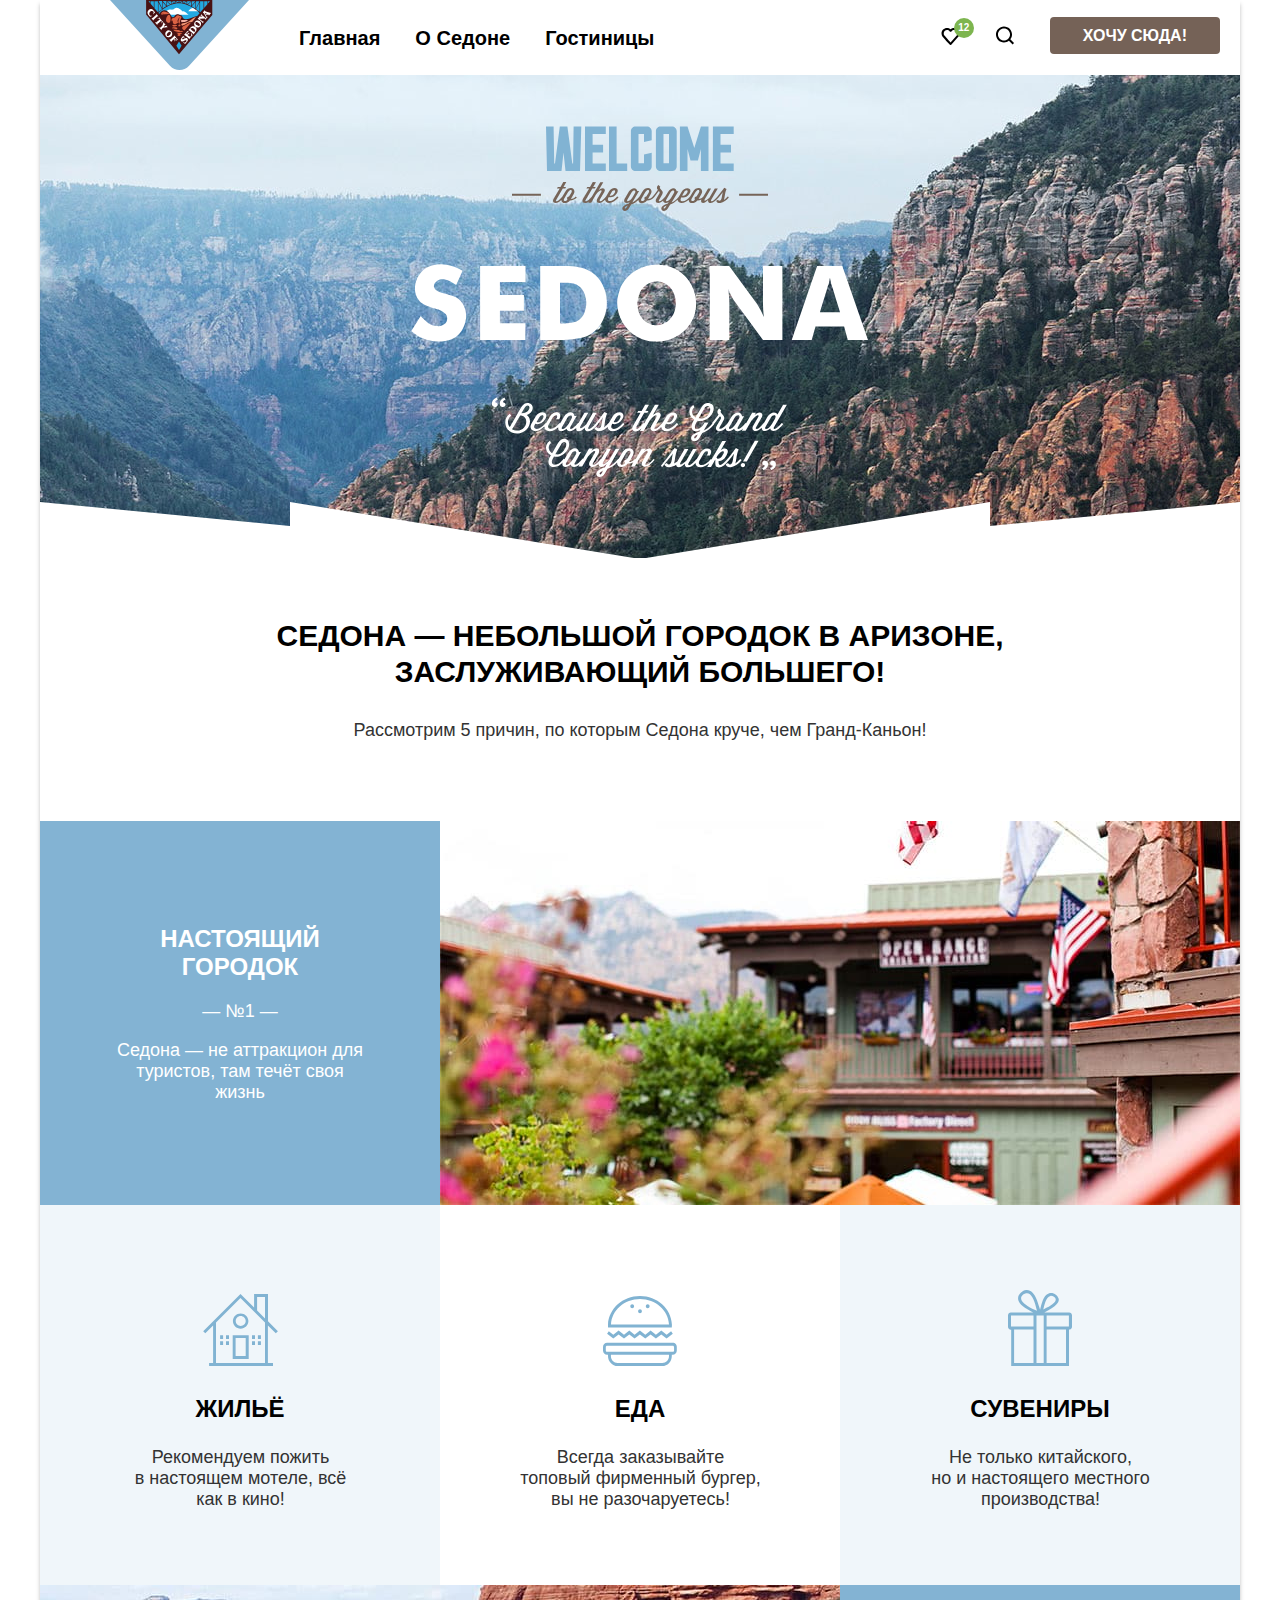
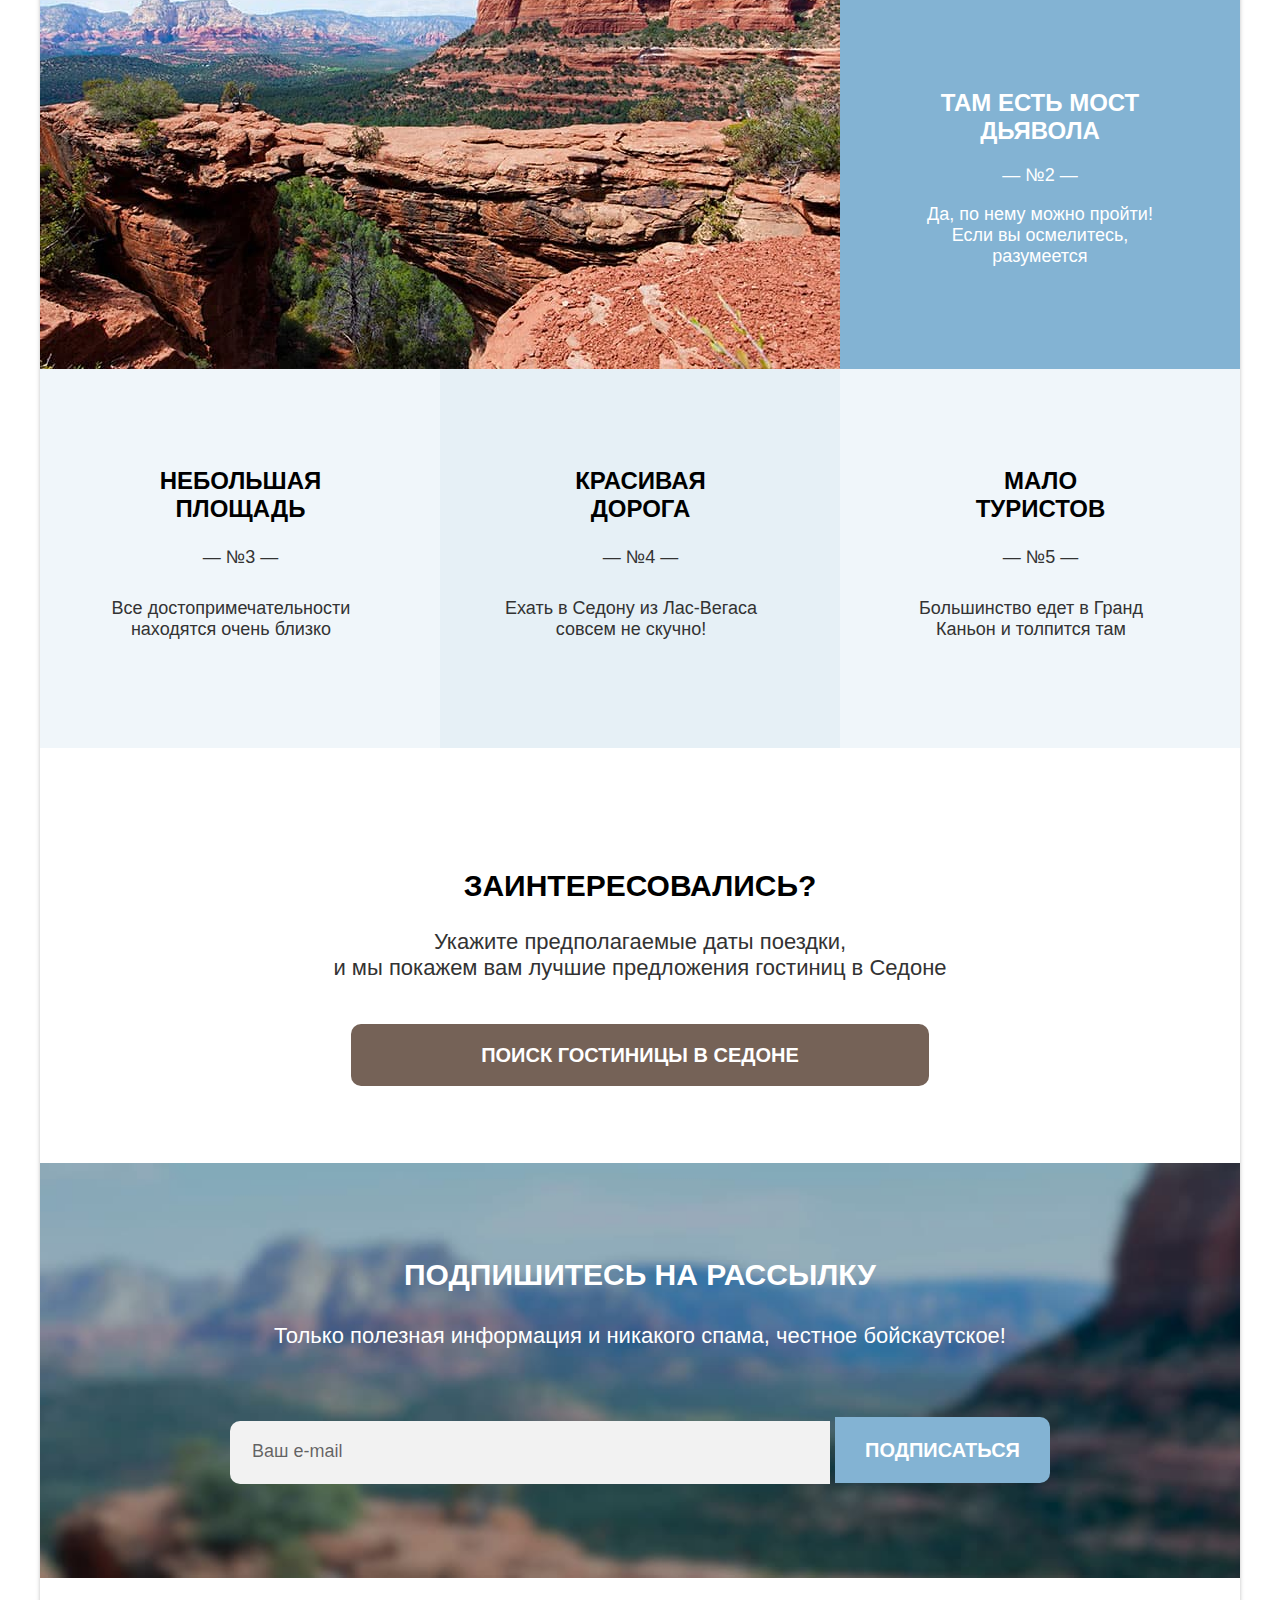
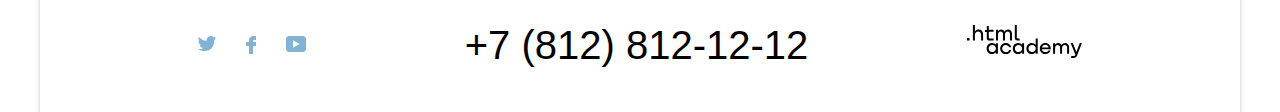
<file: 6/index.html>
<!DOCTYPE html>
<html lang="en">

<head>
  <meta charset="UTF-8" />
  <meta http-equiv="X-UA-Compatible" content="IE=edge" />
  <meta name="viewport" content="width=device-width, initial-scale=1.0" />
  <link rel="stylesheet" href="styles/styles.css">
  <title>Седона</title>
  <base href="https://htmlacademy-htmlcss.github.io/1981647-sedona-33/6/">
</head>

<body>
  <div class="wrapper">
    <header class="page-header">
      <a href="index.html" class="logo">
        <img src="images/logo.svg" width="139" height="70" alt="City of Sedona Logo">
      </a>
      <nav class="navigation">
        <ul class="navigation-list">
          <li class="navigation-item">
            <a href="index.html" class="navigation-link">Главная</a>
          </li>
          <li class="navigation-item">
            <a href="#" class="navigation-link">О Седоне</a>
          </li>
          <li class="navigation-item">
            <a href="catalog.html" class="navigation-link">Гостиницы</a>
          </li>
        </ul>

        <ul class="navigation-list navigation-user">
          <li class="navigation-item">
            <a href="#" class="navigation-link favourite">
              <svg width="19" height="17" viewBox="0 0 19 17" fill="none" xmlns="http://www.w3.org/2000/svg">
                <path
                  d="M9.44382 17C9.14296 17 8.84211 16.9 8.64155 16.6C3.22622 10.5 1.92253 9.1 1.62168 8.7C0.91969 7.8 0.518555 6.6 0.518555 5.4C0.518555 2.4 2.92537 0 6.03416 0C7.33785 0 8.54126 0.5 9.5441 1.3C10.5469 0.5 11.8506 0 13.054 0C16.0625 0 18.5696 2.4 18.5696 5.4C18.5696 6.7 18.0682 7.9 17.266 8.8L10.2461 16.7C10.0455 16.9 9.84495 17 9.44382 17ZM3.42679 7.5C3.72764 7.9 6.93672 11.5 9.5441 14.4L15.7617 7.4C16.2631 6.9 16.4637 6.2 16.4637 5.4C16.4637 3.6 14.9594 2.1 13.1543 2.1C12.1515 2.1 11.1486 2.6 10.4467 3.4C10.1458 3.7 9.84495 3.8 9.5441 3.8C9.24325 3.8 8.9424 3.6 8.74183 3.4C8.03984 2.6 7.037 2.1 6.03416 2.1C4.22906 2.1 2.7248 3.6 2.7248 5.4C2.62452 6.3 3.02565 7 3.42679 7.5C3.3265 7.5 3.3265 7.5 3.42679 7.5Z"
                  fill="black" />
              </svg>
              <span class="count">12</span>
              <span class="visually-hidden">Избранное</span>
            </a>
          </li>
          <li class="navigation-item">
            <a href class="navigation-link">
              <svg width="20" height="19" viewBox="0 0 20 19" fill="none" xmlns="http://www.w3.org/2000/svg">
                <path
                  d="M19.0257 17.05L15.3152 13.35C16.318 12.05 17.02 10.35 17.02 8.44995C17.02 4.04995 13.4098 0.449951 8.99732 0.449951C4.58483 0.449951 0.974609 4.14995 0.974609 8.54995C0.974609 12.95 4.58483 16.55 8.99732 16.55C10.8024 16.55 12.5072 15.95 13.9112 14.85L17.6217 18.55L19.0257 17.05ZM8.99732 14.55C5.68795 14.55 2.98029 11.85 2.98029 8.54995C2.98029 5.24995 5.68795 2.54995 8.99732 2.54995C12.3067 2.54995 15.0143 5.24995 15.0143 8.54995C15.0143 11.85 12.3067 14.55 8.99732 14.55Z"
                  fill="black" />
              </svg>
              <span class="visually-hidden">Поиск</span></a>
          </li>
          <li class="navigation-item">
            <a href class="navigation-link-button">Хочу сюда!</a>
          </li>
        </ul>
      </nav>
    </header>
    <main class="main-index main-container">

      <div class="main-description">
        <h1 class="visually-hidden">Седона</h1>
        <img src="images/welcome.svg" alt="Welcome to the gorgeous Sedona" class="banner" width="458" height="352">
      </div>
      <section class="advantages">
        <h2 class="advantages-title">
          Седона — небольшой городок в Аризоне,<br> заслуживающий большего!
        </h2>
        <p>Рассмотрим 5 причин, по которым Седона круче, чем Гранд-Каньон!</p>
        <ul class="advantages-list">
          <li class="advantages-item">
            <div class="item-wrapper">
              <h2 class="advantages-item-title">Настоящий городок</h2>
              <p>— №1 —</p>
              <p>Седона — не аттракцион для туристов, там течёт своя жизнь</p>
            </div>
            <img src="images/content/advantages_plaza.jpg" alt="Close up view of Sedona's mall "
              class="advantages-reason1" width="800" height="384">
          </li>
          <li class="advantages-item">
            <ul class="advantages-sublist reasons">
              <li class="advantages-sublist-item">
                <img src="images/icons/house.svg" alt="Иконка Дома" width="75" height="72" class="house-pic" />
                <h3 class="advantages-item-title">Жильё</h3>
                <p>Рекомендуем пожить<br> в настоящем мотеле, всё как в кино!</p>
              </li>
              <li class="advantages-sublist-item">
                <img src="images/icons/food.svg" alt="Иконка Бургера" width="74" height="70" class="food-pic" />
                <h3 class="advantages-item-title">Еда</h3>
                <p>
                  Всегда заказывайте топовый фирменный бургер, вы не
                  разочаруетесь!
                </p>
              </li>
              <li class="advantages-sublist-item">
                <img src="images/icons/present.svg" alt="Изображение сувенира" width="64" height="76"
                  class="souvenir-pic" />
                <h3 class="advantages-item-title">Сувениры</h3>
                <p>
                  Не только китайского,<br> но и настоящего местного производства!
                </p>
              </li>
            </ul>
          </li>
          <li class="advantages-item">
            <div class="item-wrapper">
              <h2 class="advantages-item-title">Там есть мост дьявола</h2>
              <p>— №2 —</p>
              <p>Да, по нему можно пройти! Если вы осмелитесь, разумеется</p>
            </div>
            <img src="images/content/advantages_mountains.jpg" alt="Scenic view of Sedona valley"
              class="advantages-reason2" width="800" height="384">
          </li>
          <li class="advantages-item">
            <ul class="advantages-sublist">
              <li class="advantages-sublist-item">
                <h3 class="advantages-item-subtitle">Небольшая площадь</h3>
                <p>— №3 —</p>
                <p>Все достопримечательности находятся очень близко</p>
              </li>
              <li class="advantages-sublist-item">
                <h3 class="advantages-item-subtitle">Красивая дорога</h3>
                <p>— №4 —</p>
                <p>Ехать в Седону из Лас-Вегаса совсем не скучно!</p>
              </li>
              <li class="advantages-sublist-item">
                <h3 class="advantages-item-subtitle">Мало туристов</h3>
                <p>— №5 —</p>
                <p>Большинство едет в Гранд Каньон и толпится там</p>
              </li>
            </ul>
          </li>
        </ul>
      </section>
      <section class="index-hotel-search">
        <h2 class="index-hotel-search-title">Заинтересовались?</h2>
        <p>
          Укажите предполагаемые даты поездки,<br> и мы покажем вам лучшие
          предложения гостиниц в Седоне
        </p>
        <a class="hotel-search-link" href="https://echo.htmlacademy.ru/">Поиск гостиницы в Седоне</a>
      </section>
      <section class="newsletter">
        <h2 class="newsletter-title">Подпишитесь на рассылку</h2>
        <p class="newsletter-text">
          Только полезная информация и никакого спама, честное бойскаутское!
        </p>
        <form class="newsletter-form" action="https://echo.htmlsacademy.ru/" method="post">
          <label class="visually-hidden" for="user-email">Введите ваш емэйл</label>
          <input type="email" class="newsletter-email" placeholder="Ваш e-mail" id="user-email" />
          <button class="newsletter-button" type="submit">
            Подписаться
          </button>
        </form>
      </section>

    </main>

    <footer class="footer">
      <div class="footer-container">
        <div class="footer-social">
          <h2 class="visually-hidden">Ссылки на Социальные сети</h2>
          <ul class="social-links-list">
            <li class="social-link-item"><a href="https://twitter.com/htmlacademy_ru" class="twitter"><span
                  class="visually-hidden">Ссылка на Твиттер</span></a></li>
            <li class="social-link-item"><a href="https://www.facebook.com/htmlacademy" class="facebook"><span
                  class="visually-hidden">Ссылка на Фейсбук</span></a></li>
            <li class="social-link-item"><a href="https://www.youtube.com/c/HTMLAcademyRUS" class="youtube"><span
                  class="visually-hidden">Ссылка на Ютюб</span>
              </a>
            </li>
          </ul>
        </div>
        <a href="tel:+78128121212" class="footer-phone">+7 (812) 812-12-12</a>
        <a href="https://htmlacademy.ru/" class="footer-logo"><img src="images/icons/logo_htmlacademy.svg"
            alt="HTMLacademy logo" width="115" height="34" /></a>
      </div>
    </footer>
  </div>
</body>

</html>
</file>
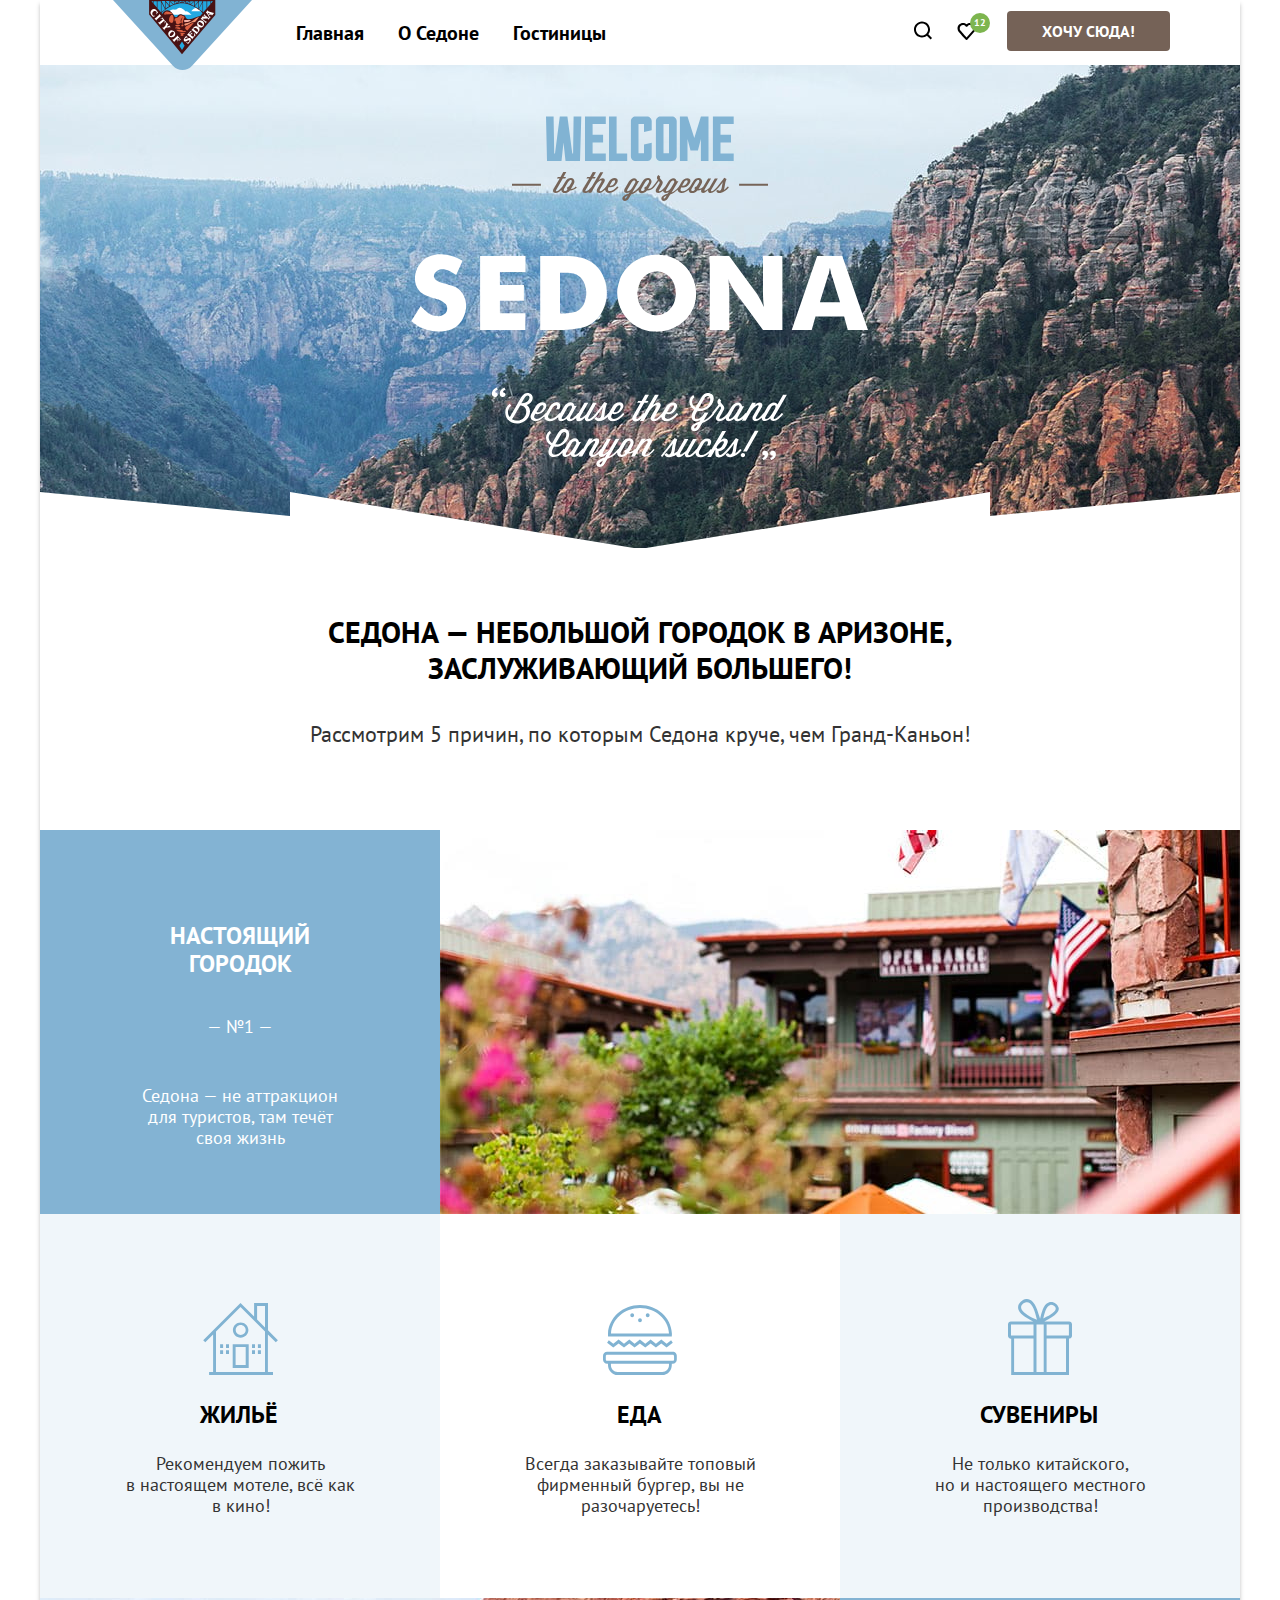
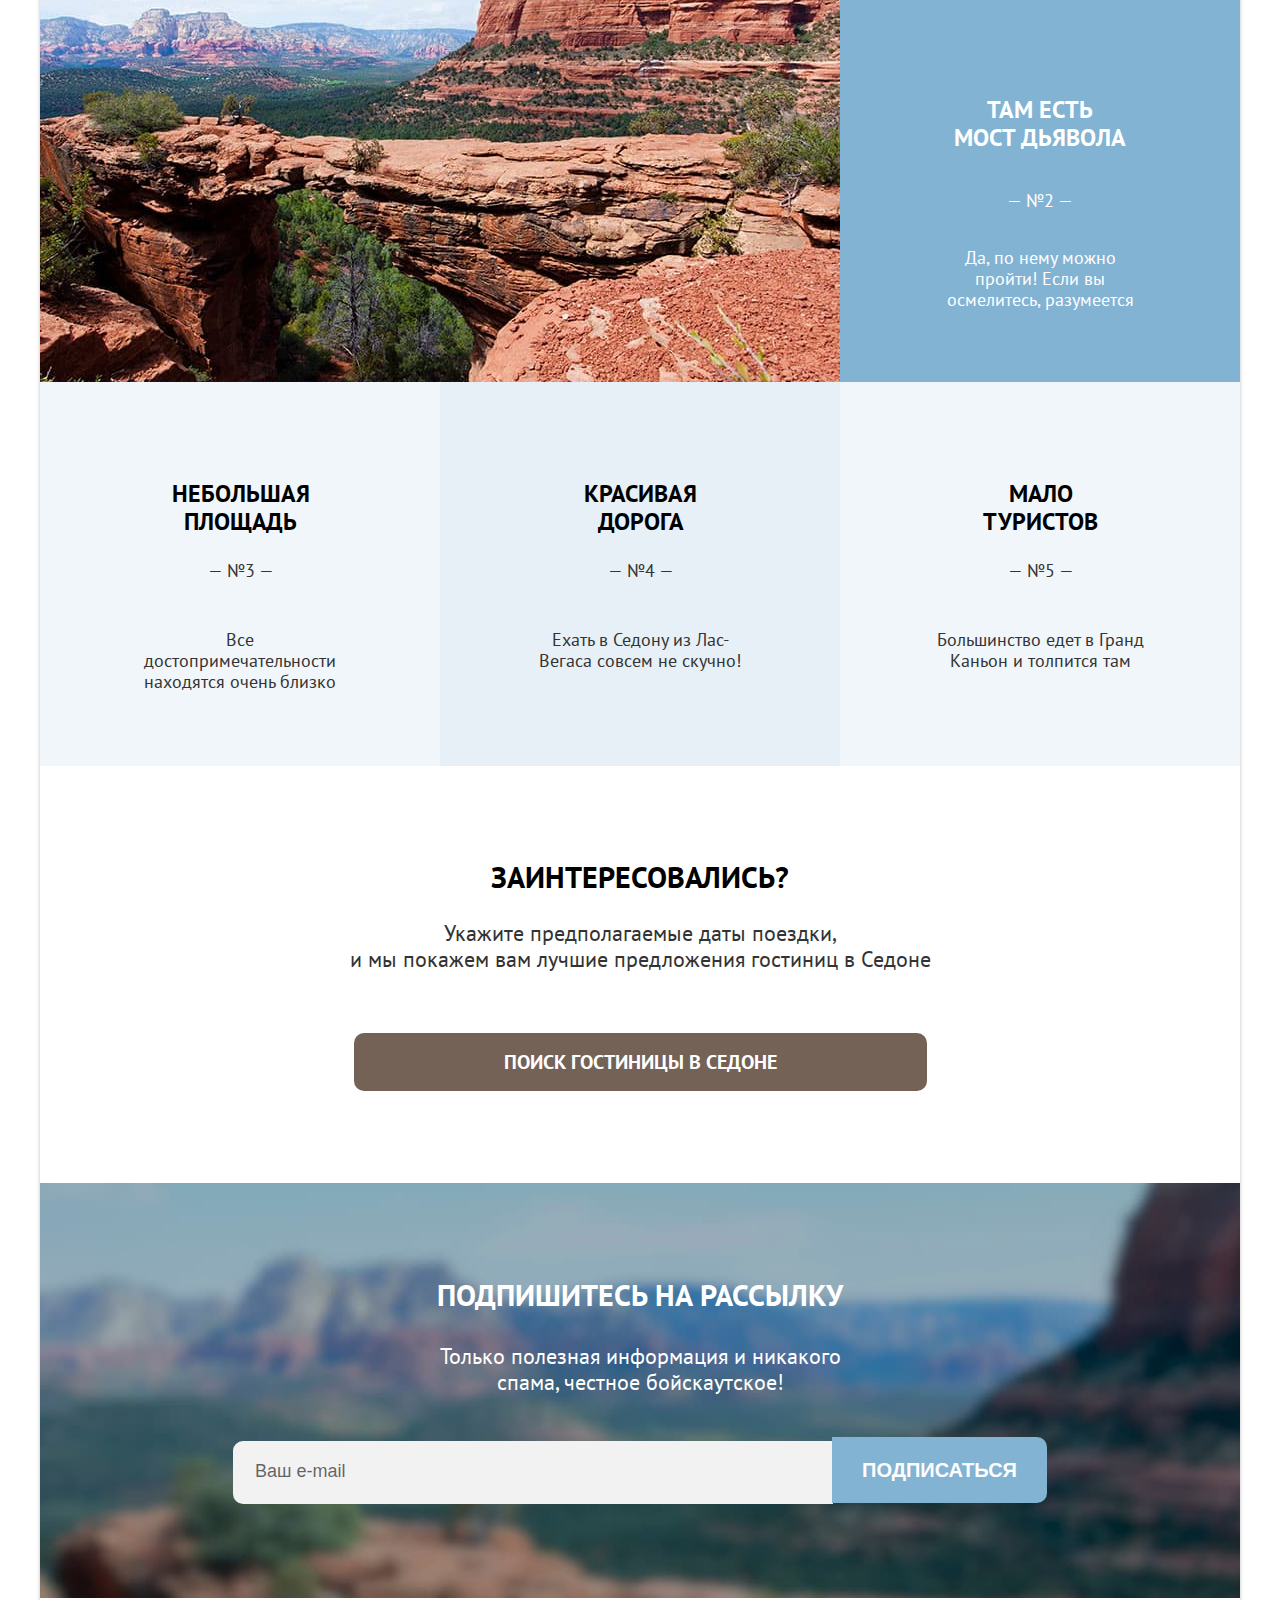
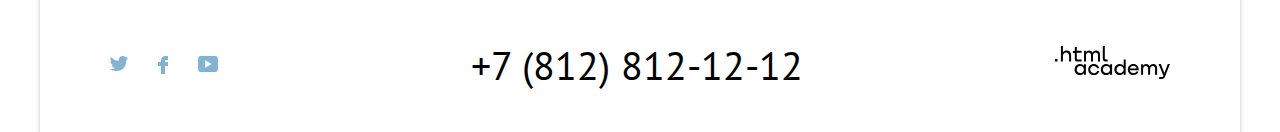
<file: 7/index.html>
<!DOCTYPE html>
<html lang="en">

<head>
  <meta charset="UTF-8" />
  <meta http-equiv="X-UA-Compatible" content="IE=edge" />
  <meta name="viewport" content="width=device-width, initial-scale=1.0" />
  <link rel="stylesheet" href="styles/styles.css">
  <title>Седона</title>
  <base href="https://htmlacademy-htmlcss.github.io/1981647-sedona-33/7/">
</head>

<body>
  <div class="wrapper">
    <header class="page-header">
      
      <nav class="navigation">
        <a href="index.html" class="logo">
          <img src="images/logo.svg" width="139" height="70" alt="City of Sedona Logo">
        </a>
        <ul class="navigation-list">
          <li class="navigation-item">
            <a href="index.html" class="navigation-link">Главная</a>
          </li>
          <li class="navigation-item">
            <a href="#" class="navigation-link">О Седоне</a>
          </li>
          <li class="navigation-item">
            <a href="catalog.html" class="navigation-link">Гостиницы</a>
          </li>
        </ul>
        
        <ul class="navigation-list navigation-user">
          <li class="navigation-item">
            <a href class="navigation-link">
              <svg width="20" height="19" viewBox="0 0 20 19" fill="none" xmlns="http://www.w3.org/2000/svg">
                <path
                  d="M19.0257 17.05L15.3152 13.35C16.318 12.05 17.02 10.35 17.02 8.44995C17.02 4.04995 13.4098 0.449951 8.99732 0.449951C4.58483 0.449951 0.974609 4.14995 0.974609 8.54995C0.974609 12.95 4.58483 16.55 8.99732 16.55C10.8024 16.55 12.5072 15.95 13.9112 14.85L17.6217 18.55L19.0257 17.05ZM8.99732 14.55C5.68795 14.55 2.98029 11.85 2.98029 8.54995C2.98029 5.24995 5.68795 2.54995 8.99732 2.54995C12.3067 2.54995 15.0143 5.24995 15.0143 8.54995C15.0143 11.85 12.3067 14.55 8.99732 14.55Z"
                  fill="black" />
              </svg>
              <span class="visually-hidden">Поиск</span></a>
          </li>
          <li class="navigation-item">
            <a href="#" class="navigation-link favourite">
              <svg width="19" height="17" viewBox="0 0 19 17" fill="none" xmlns="http://www.w3.org/2000/svg">
                <path
                d="M9.44382 17C9.14296 17 8.84211 16.9 8.64155 16.6C3.22622 10.5 1.92253 9.1 1.62168 8.7C0.91969 7.8 0.518555 6.6 0.518555 5.4C0.518555 2.4 2.92537 0 6.03416 0C7.33785 0 8.54126 0.5 9.5441 1.3C10.5469 0.5 11.8506 0 13.054 0C16.0625 0 18.5696 2.4 18.5696 5.4C18.5696 6.7 18.0682 7.9 17.266 8.8L10.2461 16.7C10.0455 16.9 9.84495 17 9.44382 17ZM3.42679 7.5C3.72764 7.9 6.93672 11.5 9.5441 14.4L15.7617 7.4C16.2631 6.9 16.4637 6.2 16.4637 5.4C16.4637 3.6 14.9594 2.1 13.1543 2.1C12.1515 2.1 11.1486 2.6 10.4467 3.4C10.1458 3.7 9.84495 3.8 9.5441 3.8C9.24325 3.8 8.9424 3.6 8.74183 3.4C8.03984 2.6 7.037 2.1 6.03416 2.1C4.22906 2.1 2.7248 3.6 2.7248 5.4C2.62452 6.3 3.02565 7 3.42679 7.5C3.3265 7.5 3.3265 7.5 3.42679 7.5Z"
                fill="black" />
              </svg>
              <span class="count">12</span>
              <span class="visually-hidden">Избранное</span>
            </a>
          </li>
          <li class="navigation-item">
            <a href class="navigation-link-button">Хочу сюда!</a>
          </li>
        </ul>
      </nav>
    </header>
    <main class="main-index main-container">

      <div class="main-description">
        <h1 class="visually-hidden">Седона</h1>
        <img src="images/welcome.svg" alt="Welcome to the gorgeous Sedona" class="banner" width="458" height="352">
      </div>
      <section class="advantages">
        <h2 class="advantages-title">
          Седона — небольшой городок в Аризоне,<br> заслуживающий большего!
        </h2>
        <p>Рассмотрим 5 причин, по которым Седона круче, чем Гранд-Каньон!</p>
        <ul class="advantages-list">
          <li class="advantages-item">
            <div class="item-wrapper">
              <h2 class="advantages-item-title">Настоящий городок</h2>
              <p>— №1 —</p>
              <p class="advantages-item-text">Седона — не аттракцион для туристов, там течёт своя жизнь</p>
            </div>
            <img src="images/content/advantages_plaza.jpg" alt="Close up view of Sedona's mall "
              class="advantages-reason1" width="800" height="384">
          </li>
          <li class="advantages-item">
            
            <ul class="advantages-sublist reasons">
              <li class="advantages-sublist-item">
                <img src="images/icons/house.svg" alt="Иконка Дома" width="75" height="72" class="house-pic" />
                <h3 class="advantages-sublist-title">Жильё</h3>
                <p>Рекомендуем пожить<br> в настоящем мотеле, всё как в кино!</p>
              </li>
              <li class="advantages-sublist-item">
                <img src="images/icons/food.svg" alt="Иконка Бургера" width="74" height="70" class="food-pic" />
                <h3 class="advantages-sublist-title">Еда</h3>
                <p>
                  Всегда заказывайте топовый фирменный бургер, вы не
                  разочаруетесь!
                </p>
              </li>
              <li class="advantages-sublist-item">
                <img src="images/icons/present.svg" alt="Изображение сувенира" width="64" height="76"
                  class="souvenir-pic" />
                <h3 class="advantages-sublist-title">Сувениры</h3>
                <p>
                  Не только китайского,<br> но и настоящего местного производства!
                </p>
              </li>
            </ul>
          </li>
          <li class="advantages-item">
            <div class="item-wrapper">
              <h2 class="advantages-item-title">Там есть<br>мост дьявола</h2>
              <p>— №2 —</p>
              <p>Да, по нему можно пройти! Если вы осмелитесь, разумеется</p>
            </div>
            <img src="images/content/advantages_mountains.jpg" alt="Scenic view of Sedona valley"
              class="advantages-reason2" width="800" height="384">
          </li>
          <li class="advantages-item">
            <ul class="advantages-sublist">
              <li class="advantages-sublist-item">
                <h3 class="advantages-item-subtitle">Небольшая площадь</h3>
                <p>— №3 —</p>
                <p>Все достопримечательности находятся очень близко</p>
              </li>
              <li class="advantages-sublist-item">
                <h3 class="advantages-item-subtitle">Красивая дорога</h3>
                <p>— №4 —</p>
                <p>Ехать в Седону из Лас-Вегаса совсем не скучно!</p>
              </li>
              <li class="advantages-sublist-item">
                <h3 class="advantages-item-subtitle">Мало туристов</h3>
                <p>— №5 —</p>
                <p>Большинство едет в Гранд Каньон и толпится там</p>
              </li>
            </ul>
          </li>
        </ul>
      </section>
      <section class="index-hotel-search">
        <h2 class="index-hotel-search-title">Заинтересовались?</h2>
        <p>
          Укажите предполагаемые даты поездки,<br> и мы покажем вам лучшие
          предложения гостиниц в Седоне
        </p>
        <a class="hotel-search-link" href="https://echo.htmlacademy.ru/">Поиск гостиницы в Седоне</a>
      </section>
      <section class="newsletter">
        <h2 class="newsletter-title">Подпишитесь на рассылку</h2>
        <p class="newsletter-text">
          Только полезная информация и никакого спама, честное бойскаутское!
        </p>
        <form class="newsletter-form" action="https://echo.htmlsacademy.ru/" method="post">
          <label class="visually-hidden" for="user-email">Введите ваш емэйл</label>
          <input type="email" class="newsletter-email" placeholder="Ваш e-mail" id="user-email" />
          <button class="newsletter-button" type="submit">
            Подписаться
          </button>
        </form>
      </section>

    </main>

    <footer class="footer">
      <div class="footer-container">
        <div class="footer-social">
          <h2 class="visually-hidden">Ссылки на Социальные сети</h2>
          <ul class="social-links-list">
            <li class="social-link-item"><a href="https://twitter.com/htmlacademy_ru" class="twitter"><span
                  class="visually-hidden">Ссылка на Твиттер</span></a></li>
            <li class="social-link-item"><a href="https://www.facebook.com/htmlacademy" class="facebook"><span
                  class="visually-hidden">Ссылка на Фейсбук</span></a></li>
            <li class="social-link-item"><a href="https://www.youtube.com/c/HTMLAcademyRUS" class="youtube"><span
                  class="visually-hidden">Ссылка на Ютюб</span>
              </a>
            </li>
          </ul>
        </div>
        <a href="tel:+78128121212" class="footer-phone">+7 (812) 812-12-12</a>
        <a href="https://htmlacademy.ru/" class="footer-logo"><img src="images/icons/logo_htmlacademy.svg"
            alt="HTMLacademy logo" width="115" height="34" /></a>
      </div>
    </footer>
  </div>
</body>

</html>
</file>
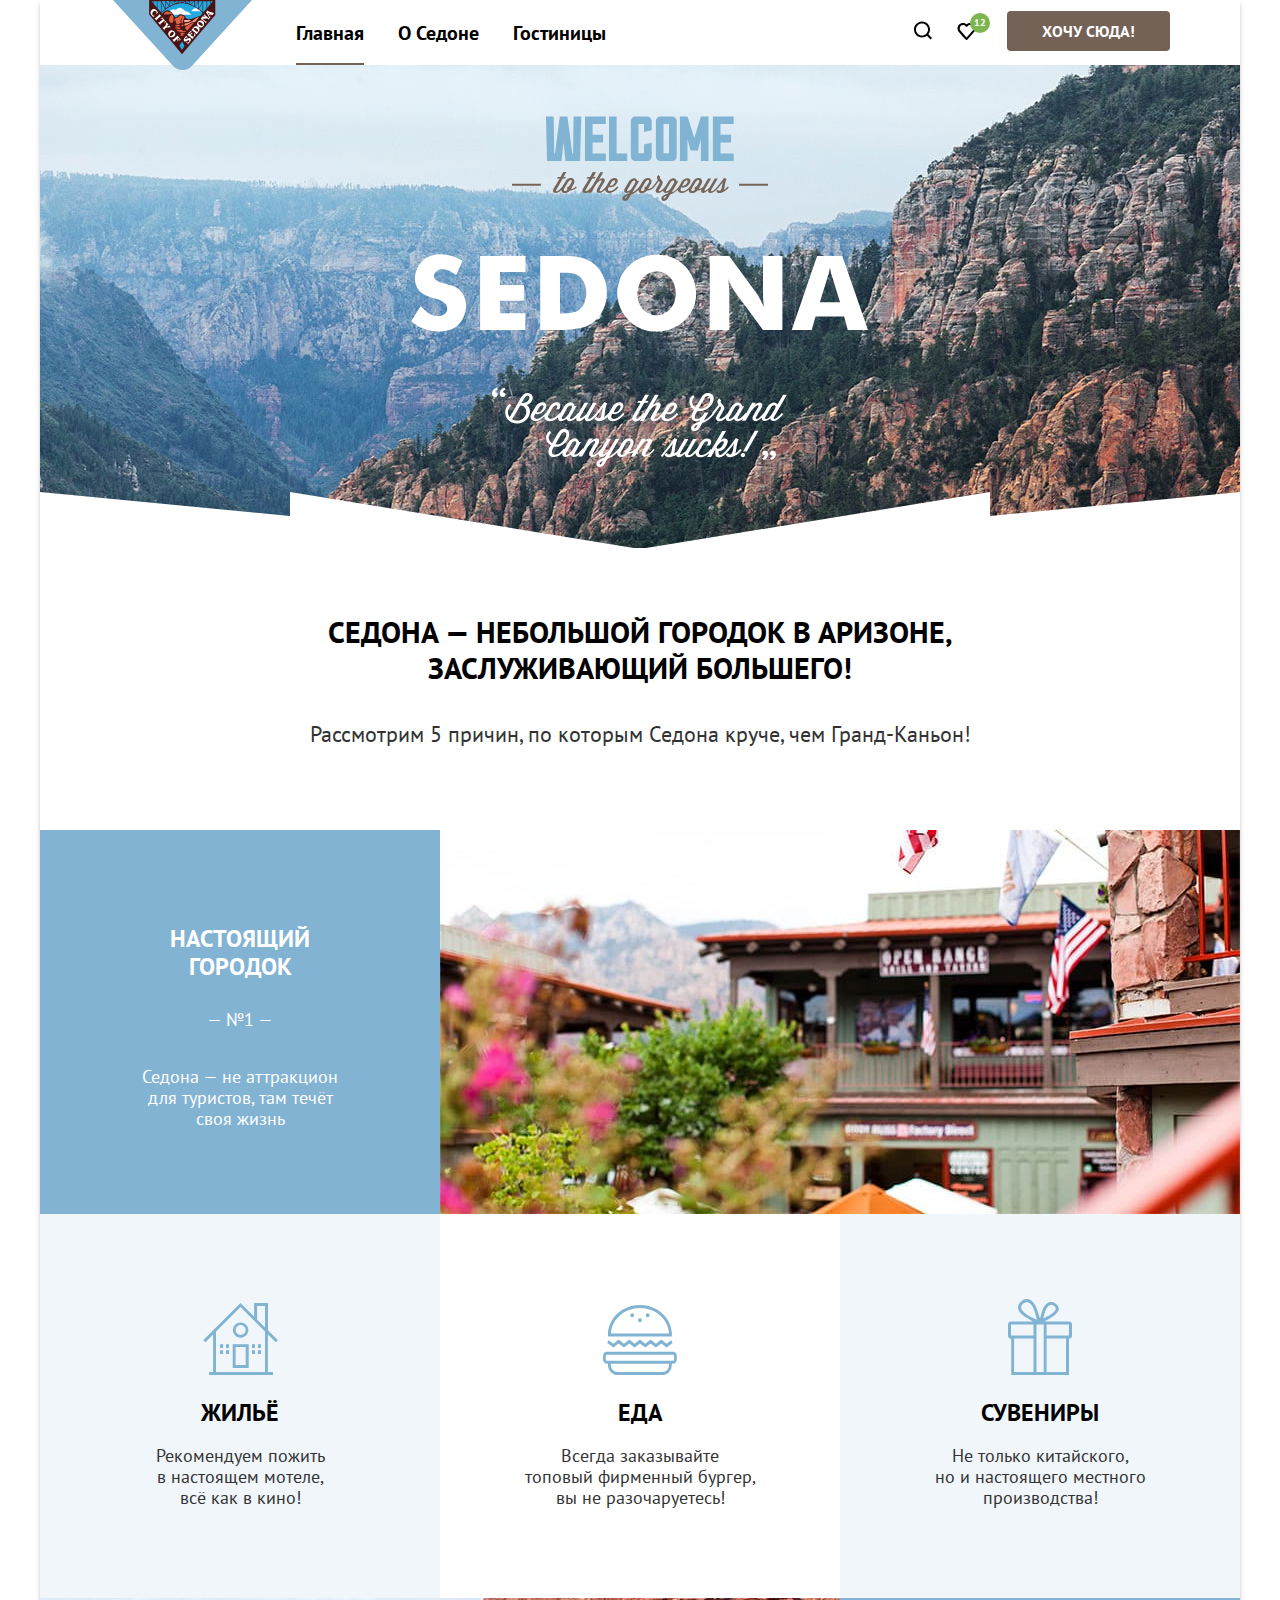
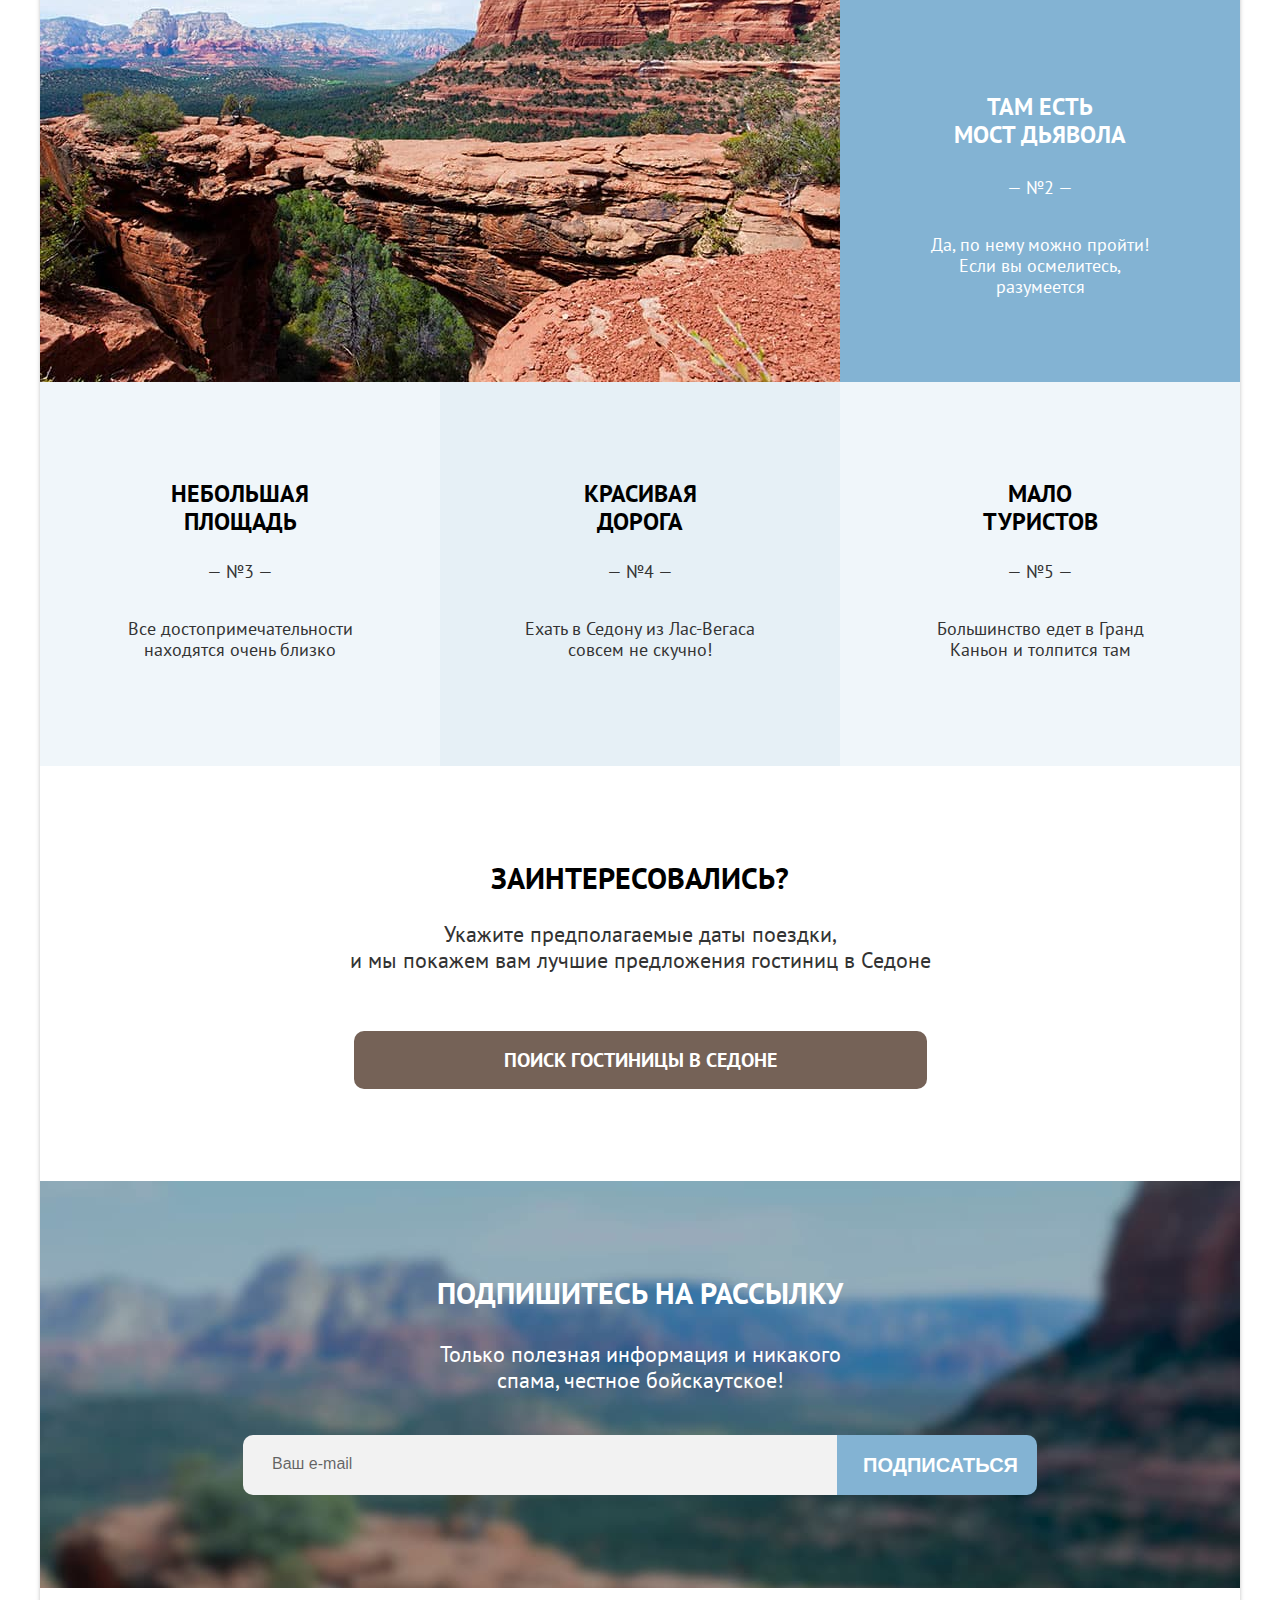
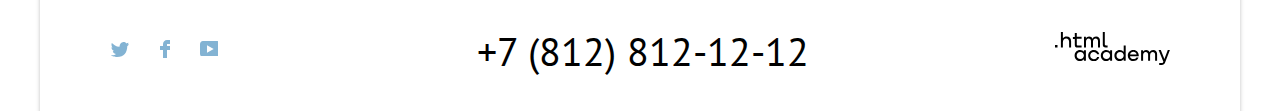
<file: 8/index.html>
<!DOCTYPE html>
<html lang="en">

<head>
  <meta charset="UTF-8" />
  <meta http-equiv="X-UA-Compatible" content="IE=edge" />
  <meta name="viewport" content="width=device-width, initial-scale=1.0" />
  <link rel="stylesheet" href="styles/styles.css">
  <title>Седона</title>
  <base href="https://htmlacademy-htmlcss.github.io/1981647-sedona-33/8/">
</head>

<body>
  <div class="wrapper">
    <header class="page-header">

      <nav class="navigation">
        <a href="index.html" class="logo">
          <img src="images/logo.svg" width="139" height="70" alt="City of Sedona Logo">
        </a>
        <ul class="navigation-list">
          <li class="navigation-item">
            <a href="index.html" class="navigation-link active">Главная</a>
          </li>
          <li class="navigation-item">
            <a href="#" class="navigation-link">О Седоне</a>
          </li>
          <li class="navigation-item">
            <a href="catalog.html" class="navigation-link">Гостиницы</a>
          </li>
        </ul>
        <!--*Navigation user-->
        <ul class="navigation-list navigation-user">
          <li class="navigation-item">
            <a href class="navigation-link">
              <svg class="navigation-icon" aria-hidden="true" focusable="false" width="20" height="19"
                viewBox="0 0 20 19" fill="none" xmlns="http://www.w3.org/2000/svg">
                <path
                  d="M19.0257 17.05L15.3152 13.35C16.318 12.05 17.02 10.35 17.02 8.44995C17.02 4.04995 13.4098 0.449951 8.99732 0.449951C4.58483 0.449951 0.974609 4.14995 0.974609 8.54995C0.974609 12.95 4.58483 16.55 8.99732 16.55C10.8024 16.55 12.5072 15.95 13.9112 14.85L17.6217 18.55L19.0257 17.05ZM8.99732 14.55C5.68795 14.55 2.98029 11.85 2.98029 8.54995C2.98029 5.24995 5.68795 2.54995 8.99732 2.54995C12.3067 2.54995 15.0143 5.24995 15.0143 8.54995C15.0143 11.85 12.3067 14.55 8.99732 14.55Z" />
              </svg>
              <span class="visually-hidden">Поиск</span></a>
          </li>
          <li class="navigation-item">
            <a href="#" class="navigation-link favourite">
              <svg class="navigation-icon" aria-hidden="true" focusable="false" width="19" height="17"
                viewBox="0 0 19 17" fill="none" xmlns="http://www.w3.org/2000/svg">
                <path
                  d="M9.44382 17C9.14296 17 8.84211 16.9 8.64155 16.6C3.22622 10.5 1.92253 9.1 1.62168 8.7C0.91969 7.8 0.518555 6.6 0.518555 5.4C0.518555 2.4 2.92537 0 6.03416 0C7.33785 0 8.54126 0.5 9.5441 1.3C10.5469 0.5 11.8506 0 13.054 0C16.0625 0 18.5696 2.4 18.5696 5.4C18.5696 6.7 18.0682 7.9 17.266 8.8L10.2461 16.7C10.0455 16.9 9.84495 17 9.44382 17ZM3.42679 7.5C3.72764 7.9 6.93672 11.5 9.5441 14.4L15.7617 7.4C16.2631 6.9 16.4637 6.2 16.4637 5.4C16.4637 3.6 14.9594 2.1 13.1543 2.1C12.1515 2.1 11.1486 2.6 10.4467 3.4C10.1458 3.7 9.84495 3.8 9.5441 3.8C9.24325 3.8 8.9424 3.6 8.74183 3.4C8.03984 2.6 7.037 2.1 6.03416 2.1C4.22906 2.1 2.7248 3.6 2.7248 5.4C2.62452 6.3 3.02565 7 3.42679 7.5C3.3265 7.5 3.3265 7.5 3.42679 7.5Z" />
              </svg>
              <span class="count">12</span>
              <span class="visually-hidden">Избранное</span>
            </a>
          </li>
          <li class="navigation-item">
            <a href class="navigation-link-button">Хочу сюда!</a>
          </li>
        </ul>
      </nav>
    </header>
    <main class="main-index main-container">
      <div class="main-description">
        <h1 class="visually-hidden">Седона</h1>
        <img src="images/welcome.svg" alt="Welcome to the gorgeous Sedona" class="banner" width="458" height="352">
      </div>
      <section class="advantages">
        <h2 class="advantages-title">
          Седона — небольшой городок в Аризоне,<br> заслуживающий большего!
        </h2>
        <p>Рассмотрим 5 причин, по которым Седона круче, чем Гранд-Каньон!</p>
        <!--Advantages List-->
        <ul class="advantages-list">
          <li class="advantages-item">
            <div class="item-wrapper">
              <h2 class="advantages-item-title">Настоящий городок</h2>
              <p>— №1 —</p>
              <p class="advantages-item-text">Седона&nbsp;&mdash; не&nbsp;аттракцион<br> для туристов, там течёт <br>
                своя жизнь
              </p>
            </div>
            <img src="images/content/advantages_plaza.jpg" alt="Close up view of Sedona's mall "
              class="advantages-reason1" width="800" height="384">
          </li>
          <li class="advantages-item">
            <!--Advantages sublist -->
            <ul class="advantages-sublist reasons">
              <li class="advantages-sublist-item">
                <img src="images/icons/house.svg" alt="Иконка Дома" width="75" height="72" class="house-pic" />
                <h3 class="advantages-sublist-title">Жильё</h3>
                <p>Рекомендуем пожить в&nbsp;настоящем мотеле,<br> всё как в&nbsp;кино!</p>
              </li>
              <li class="advantages-sublist-item">
                <img src="images/icons/food.svg" alt="Иконка Бургера" width="74" height="70" class="food-pic" />
                <h3 class="advantages-sublist-title">Еда</h3>
                <p>Всегда заказывайте<br> топовый фирменный бургер, вы&nbsp;не&nbsp;разочаруетесь!</p>
              </li>
              <li class="advantages-sublist-item">
                <img src="images/icons/present.svg" alt="Изображение сувенира" width="64" height="76"
                  class="souvenir-pic" />
                <h3 class="advantages-sublist-title">Сувениры</h3>
                <p>
                  Не&nbsp;только китайского, но&nbsp;и&nbsp;настоящего местного производства!
                </p>
              </li>
            </ul>
          </li>
          <li class="advantages-item">
            <div class="item-wrapper">
              <h2 class="advantages-item-title">Там есть<br>мост дьявола</h2>
              <p>— №2 —</p>
              <p>Да, по&nbsp;нему можно пройти! Если вы&nbsp;осмелитесь, разумеется</p>
            </div>
            <img src="images/content/advantages_mountains.jpg" alt="Scenic view of Sedona valley"
              class="advantages-reason2" width="800" height="384">
          </li>
          <li class="advantages-item">
            <!--Advantages  sublist-->
            <ul class="advantages-sublist">
              <li class="advantages-sublist-item">
                <h3 class="advantages-item-subtitle">Небольшая площадь</h3>
                <p>— №3 —</p>
                <p>Все достопримечательности находятся очень близко</p>
              </li>
              <li class="advantages-sublist-item">
                <h3 class="advantages-item-subtitle">Красивая дорога</h3>
                <p>— №4 —</p>
                <p>Ехать в&nbsp;Седону из&nbsp;<nobr>Лас-Вегаса</nobr> совсем не&nbsp;скучно!</p>
              </li>
              <li class="advantages-sublist-item">
                <h3 class="advantages-item-subtitle">Мало туристов</h3>
                <p>— №5 —</p>
                <p>Большинство едет в&nbsp;Гранд Каньон и&nbsp;толпится там</p>
              </li>
            </ul>
          </li>
        </ul>
      </section>
      <section class="index-hotel-search">
        <h2 class="index-hotel-search-title">Заинтересовались?</h2>
        <p>
          Укажите предполагаемые даты поездки,<br/> и&nbsp;мы&nbsp;покажем вам лучшие предложения гостиниц в&nbsp;Седоне
        </p>
        <a class="hotel-search-link" href="https://echo.htmlacademy.ru/">Поиск гостиницы в Седоне</a>
      </section>
      <section class="newsletter">
        <h2 class="newsletter-title">Подпишитесь на рассылку</h2>
        <p class="newsletter-text">
          Только полезная информация и&nbsp;никакого спама, честное бойскаутское!
        </p>
        <form class="newsletter-form" action="https://echo.htmlsacademy.ru/" method="post">
          <label class="visually-hidden" for="user-email">Введите ваш емэйл</label>
          <input type="email" class="newsletter-email" placeholder="Ваш e-mail" id="user-email" />
          <button class="newsletter-button" type="submit">
            Подписаться
          </button>
        </form>
      </section>

    </main>

    <footer class="footer">
      <div class="footer-container">
        <div class="footer-social">
          <h2 class="visually-hidden">Ссылки на Социальные сети</h2>
          <ul class="social-links-list">
            <li class="social-link-item"><a href="https://twitter.com/htmlacademy_ru">
                <svg class="twitter" width="18" height="15" fill="none" xmlns="http://www.w3.org/2000/svg">
                  <svg clip-path="url(#a)">
                    <path
                      d="M11.6.2c1.8-.5 3.2.3 3.8 1.2.7-.2 1.4-.5 2.1-.7 0 .9-.6 1.5-.9 1.8.7.1 1.4-.6 1.4-.6-.2 1-1.1 1.8-1.7 2C16.1 10.7 13 15.1 5.7 15h-.5c-.4 0-4.4-.5-5.2-1.9 2.4.2 4.1-.4 5-1.2-1-.3-2.9-.4-3.2-2.9.4.1.6.2 1.3.1C1.8 8.3.4 7.5.5 5.3c.3.3 1.1.5 1.4.5C1.1 5.6-.2 2.5.9.9c1.9 1.9 4 3.6 7.6 3.8C8.7 2.3 9.7.8 11.6.2Z" />
                  </svg>
                  <defs>
                    <clipPath id="a">
                      <path d="M0 0h18v15H0z" />
                    </clipPath>
                  </defs>
                </svg>
                <span class="visually-hidden">Ссылка на Твиттер</span></a></li>
            <li class="social-link-item"><a href="https://www.facebook.com/htmlacademy">
                <svg class="facebook" width="10" height="18" fill="none" xmlns="http://www.w3.org/2000/svg">
                  <path d="M7 0C4.8 0 3 1.8 3 4v2H0v4h3v8h4v-8h3V6H7V4h3V0H7Z" />
                </svg>
                <span class="visually-hidden">Ссылка на Фейсбук</span></a></li>
            <li class="social-link-item"><a href="https://www.youtube.com/c/HTMLAcademyRUS">
                <svg class="youtube" width="20" height="16" fill="none" xmlns="http://www.w3.org/2000/svg">
                  <g clip-path="url(#a)">
                    <path
                      d="M17 0H2.9C1.2 0 0 1.5 0 3.2v9.5C0 14.5 1.2 16 2.9 16h14.3c1.5 0 2.9-1.5 2.9-3.2V3.2C19.9 1.5 18.7 0 17 0ZM7 11.8V4.2L13.7 8 7 11.8Z" />
                  </g>
                  <defs>
                    <clipPath id="a">
                      <path d="M0 0h20v16H0z" />
                    </clipPath>
                  </defs>
                </svg>
                <span class="visually-hidden">Ссылка на Ютюб</span>
              </a>
            </li>
          </ul>
        </div>
        <a href="tel:+78128121212" class="footer-phone">+7 (812) 812-12-12</a>
        <a href="https://htmlacademy.ru/" class="footer-logo">
          <svg class="logo-htmlacademy" width="115" height="34" fill="none" xmlns="http://www.w3.org/2000/svg">
            <path
              d="M0 12.9v2.6h2.5v-2.6H0ZM11.6 4.5c-1.6 0-2.8.7-3.6 1.7h-.1V0h-2v15.5h2v-5.3c0-2.1 1.3-3.6 3.3-3.6 1.8 0 2.9 1.4 2.9 3.2v5.7h2V9.4c.1-3-1.8-4.9-4.5-4.9ZM26.6 4.8h-4.8V1.1h-2v3.8h-1.9v2h1.9v6c0 1.7 1 2.7 2.7 2.7h4.1v-2h-3.7c-.7 0-1.1-.4-1.1-1.1V6.8h4.8v-2ZM41.1 4.6c-1.6 0-2.9.8-3.5 2.1h-.1c-.6-1.2-1.8-2.1-3.4-2.1-1.4 0-2.5.8-3.1 1.8h-.1V4.8H29v10.6h2V10c0-2 1-3.5 2.6-3.5 1.5 0 2.4 1 2.4 2.6v6.3h2V9.8c0-2.4 1.4-3.3 2.6-3.3 1.5 0 2.4 1 2.4 2.6v6.3h2V8.9c.1-2.5-1.4-4.3-3.9-4.3ZM47.8 12.7c0 1.7 1 2.7 2.8 2.7h2v-2h-1.7c-.7 0-1.1-.4-1.1-1.1V0h-2v12.7ZM28.9 19.7c-.9-1.1-2.2-1.8-3.9-1.8-3.1 0-5.4 2.3-5.4 5.6s2.3 5.6 5.4 5.6c1.8 0 3-.8 3.8-1.9h.1v1.6h2V18.2h-2v1.5Zm-3.6 7.4c-2.2 0-3.6-1.6-3.6-3.6s1.4-3.6 3.6-3.6 3.6 1.6 3.6 3.6c0 1.9-1.4 3.6-3.6 3.6ZM44.2 22c-.5-2.4-2.6-4.1-5.4-4.1-3.4 0-5.6 2.5-5.6 5.6 0 3.1 2.2 5.6 5.6 5.6 2.8 0 4.9-1.8 5.4-4.2h-2.1c-.4 1.3-1.7 2.3-3.3 2.3-2.2 0-3.6-1.6-3.6-3.6s1.4-3.6 3.6-3.6c1.6 0 2.8 1 3.3 2.2h2.1V22ZM55.1 19.7c-.9-1.1-2.2-1.8-3.9-1.8-3.1 0-5.4 2.3-5.4 5.6s2.3 5.6 5.4 5.6c1.8 0 3-.8 3.8-1.9h.1v1.6h2V18.2h-2v1.5Zm-3.6 7.4c-2.2 0-3.6-1.6-3.6-3.6s1.4-3.6 3.6-3.6 3.6 1.6 3.6 3.6c0 1.9-1.5 3.6-3.6 3.6ZM68.7 19.8c-.9-1.1-2.2-1.9-3.9-1.9-3.1 0-5.4 2.3-5.4 5.6s2.2 5.6 5.4 5.6c1.7 0 3-.8 3.8-1.8h.1v1.5h2V13.4h-2v6.4Zm-3.6 7.3c-2.2 0-3.6-1.6-3.6-3.6s1.4-3.6 3.6-3.6 3.6 1.6 3.6 3.6c-.1 2-1.5 3.6-3.6 3.6ZM78.3 17.9c-3.3 0-5.5 2.5-5.5 5.6 0 3 2.1 5.6 5.5 5.6 2.5 0 4.5-1.3 5.2-3.6h-2.1c-.5 1-1.6 1.6-3 1.6-1.9 0-3.3-1.3-3.4-2.9h8.8c.2-3.6-2-6.3-5.5-6.3Zm0 1.9c1.7 0 3 1 3.3 2.6h-6.5c.3-1.5 1.5-2.6 3.2-2.6ZM98.2 17.9c-1.6 0-2.9.8-3.6 2h-.1c-.6-1.2-1.8-2-3.4-2-1.4 0-2.5.7-3.1 1.8v-1.5h-1.9v10.6h2v-5.4c0-2 1-3.4 2.6-3.5 1.5 0 2.4 1 2.4 2.6v6.3h2v-5.6c0-2.4 1.4-3.3 2.6-3.3 1.5 0 2.4 1 2.4 2.6v6.3h2v-6.5c.1-2.6-1.4-4.4-3.9-4.4ZM109.4 27l-3.6-8.9h-2.2l4.8 11.6c-.3.9-.7 1.2-1.7 1.2h-2.5v2h2.5c1.8 0 2.8-.8 3.5-2.6l4.7-12.2h-2.1l-3.4 8.9Z" />
          </svg>
        </a>
      </div>
    </footer>
  </div>
  <div class="modal-container">
    <div class="modal modal-search">
      <button class="modal-close-button">
        <span class="visually-hidden">Закрыть</span>
      </button>
      <section class="modal-content">
        <h2 class="modal-title">Поиск гостиницы в Седоне</h2>
        <form class="modal-form" action="https://echo.htmlacademy.ru/courses" method="post">

          <label for="check-in">Дата заезда:
            <div class="form-group">
              <span class="calendar-icon"></span>
              <input type="text" id="check-in" name="date" value="27 апреля 2020" autofocus>
              <p class="validation-error">Мы не можем отправить вас в прошлое.</p>
            </div>
          </label>

          <label for="check-out">Дата выаезда:
            <div class="form-group">
              <span class="calendar-icon"></span>
              <input  type="text" id="check-out" name="date" value="1 Сентября 2021">
              <p class="validation-warning">На эти даты есть свободные номера. Пока есть.</p>
            </div>
          </label>

          <div class="people-count">
            <label class="adults" for="adults">Взрослые:
              <div class="people-count-wrapper">
                <input class="adults-amount" type="number" min="1" max="50" step="1" id="adults" name="amount" value="2">
                <button class="minus"></button> 
                <button class="plus"></button> 
              </div>
            </label>
            <label class="children-label" for="children">Дети:
              <span class="children-label">
                <span class="tooltip">
                  <button class="tooltip-toggle" type="button">
                    <svg class="tooltip-button-icon" width="1" height="9" viewBox="0 0 1 9" fill="none" xmlns="http://www.w3.org/2000/svg">
                      <g clip-path="url(#clip0_18711_288)">
                      <path d="M0 9H1L1 3H0L0 9Z" fill="white"/>
                      <path d="M1 0H0V1H1V0Z" fill="white"/>
                      </g>
                      <defs>
                      <clipPath id="clip0_18711_288">
                      <rect width="1" height="9"/>
                      </clipPath>
                      </defs>
                      </svg>
                  </button>
                  <span class="tooltip-text"  role="tooltip" id="tooltip-label">Укажите количество детей, которые будут с&nbsp;вами, возраст которых от&nbsp;6 до&nbsp;18 лет. Дети до&nbsp;6 лет размещаются бесплатно.</span>
                </span>
              </span>
              <div class="people-count-wrapper">
                <input id="children" type="number" min="1" max="50" step="1" name="amount" value="1">
                <button class="minus"></button> 
                <button class="plus"></button> 
              </div>  
            </label>
          </div>
          <input class="submit-form-modal" type="submit" value="Найти">
        </form>
      </section>
    </div>
  </div>
</body>

</html>
</file>
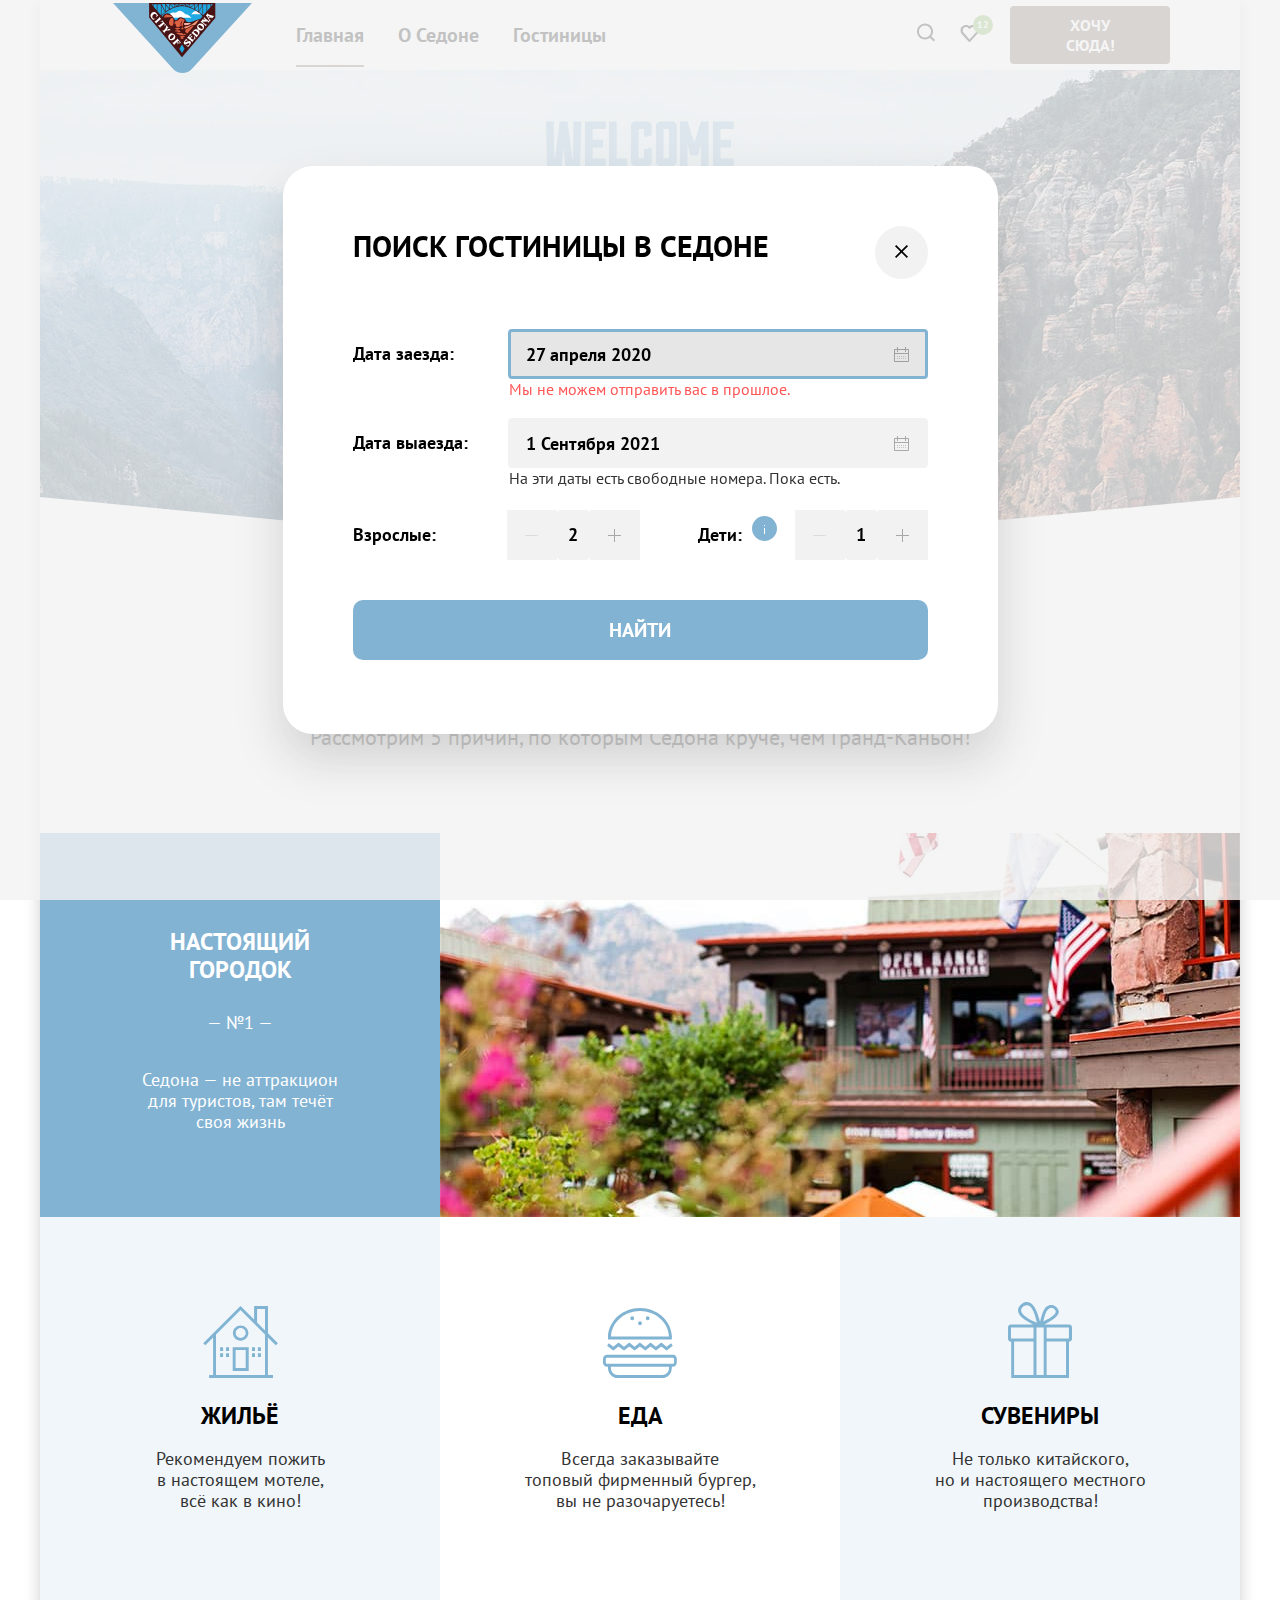
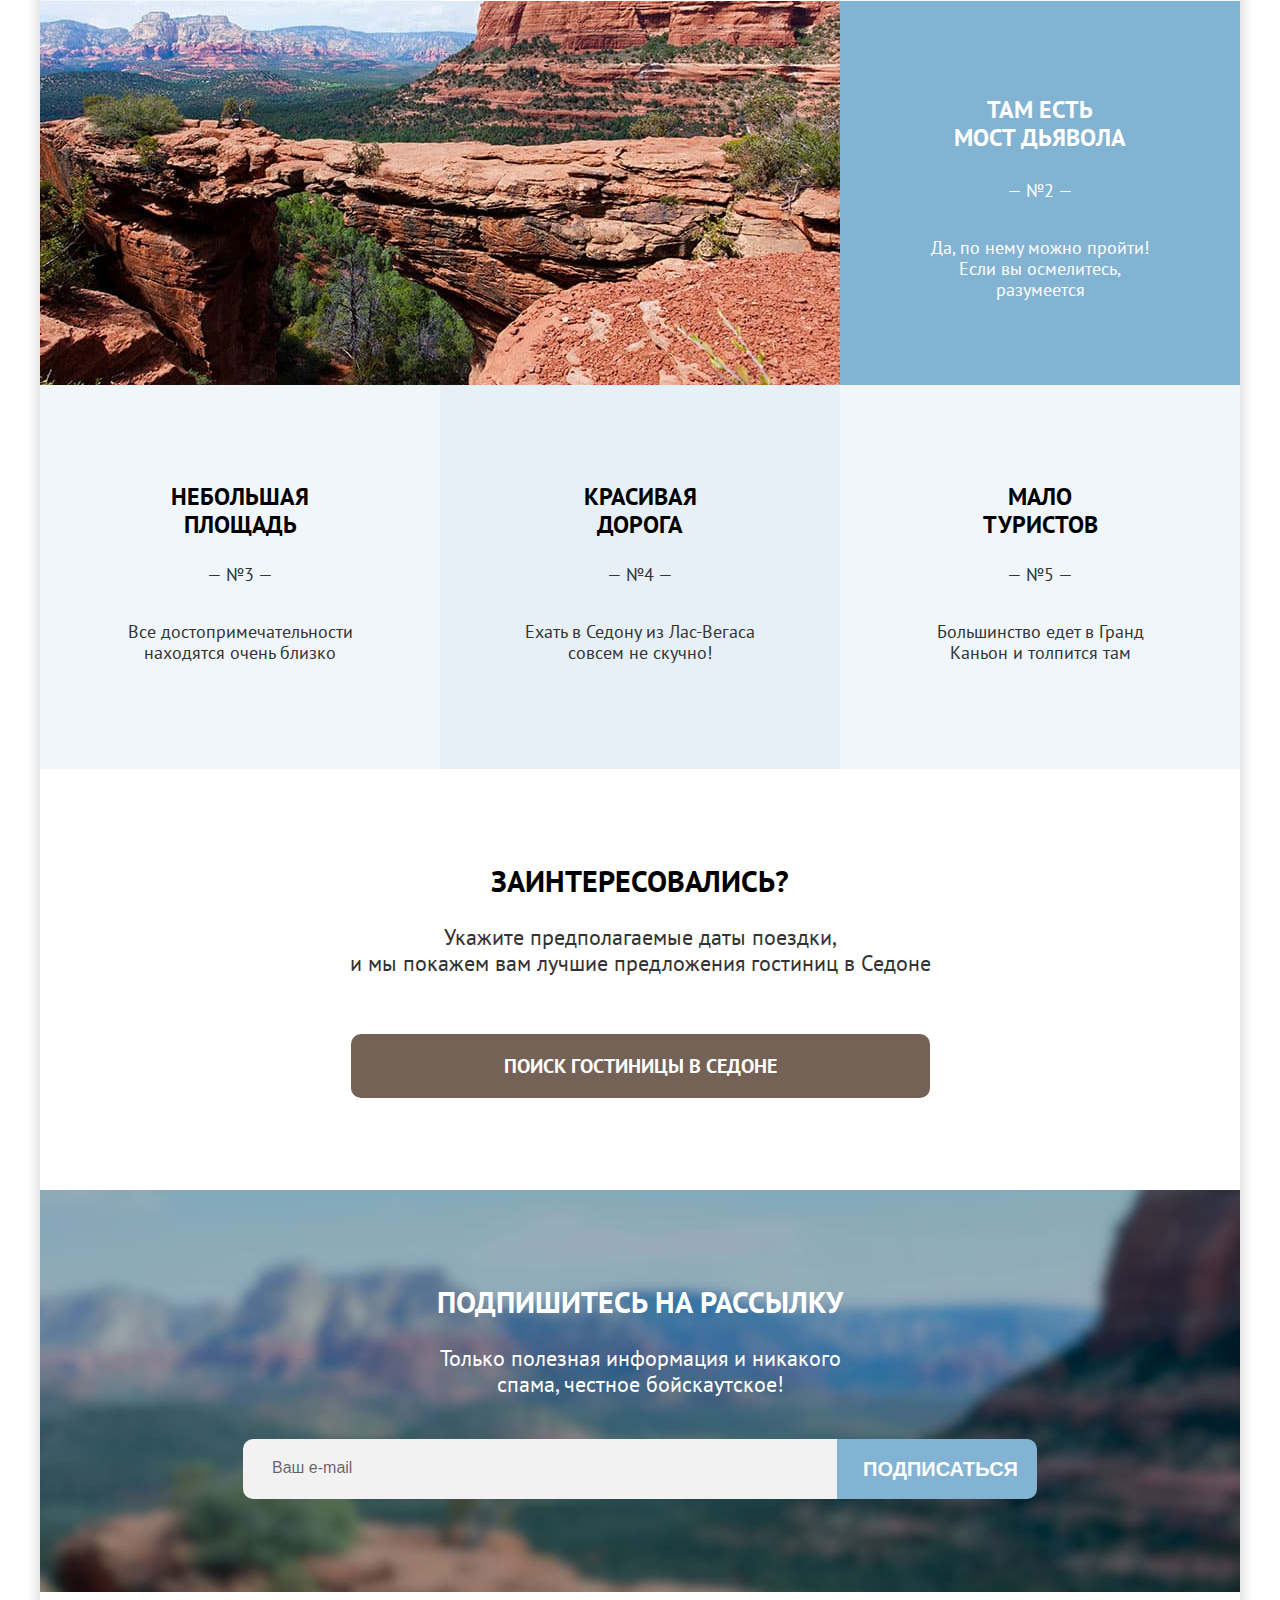
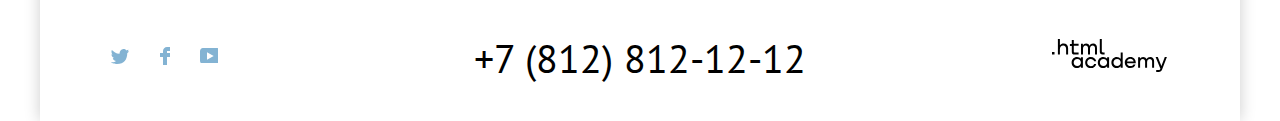
<file: 9/index.html>
<!DOCTYPE html>
<html lang="en">

<head>
  <meta charset="UTF-8" />
  <meta http-equiv="X-UA-Compatible" content="IE=edge" />
  <meta name="viewport" content="width=device-width, initial-scale=1.0" />
  <link rel="icon" href="favicon.ico">
  <link rel="icon" type="image/png" sizes="32x32" href="images/favicon.png">
  <link rel="stylesheet" href="styles/styles.css">
  <title>Седона</title>
  <base href="https://htmlacademy-htmlcss.github.io/1981647-sedona-33/9/">
</head>

<body>
  <div class="wrapper">
    <header class="page-header">
      <nav class="navigation">
        <a href="index.html" class="logo">
          <img src="images/logo.svg" width="139" height="70" alt="City of Sedona Logo">
        </a>
        <ul class="navigation-list">
          <li class="navigation-item">
            <a href="index.html" class="navigation-link active">Главная</a>
          </li>
          <li class="navigation-item">
            <a href="#" class="navigation-link">О Седоне</a>
          </li>
          <li class="navigation-item">
            <a href="catalog.html" class="navigation-link">Гостиницы</a>
          </li>
        </ul>
        <ul class="navigation-list navigation-user">
          <li class="navigation-item">
            <a href="#" class="navigation-link">
              <svg class="navigation-icon" aria-hidden="true" focusable="false" width="20" height="19"
                viewBox="0 0 20 19" fill="none" xmlns="http://www.w3.org/2000/svg">
                <path
                  d="M19.0257 17.05L15.3152 13.35C16.318 12.05 17.02 10.35 17.02 8.44995C17.02 4.04995 13.4098 0.449951 8.99732 0.449951C4.58483 0.449951 0.974609 4.14995 0.974609 8.54995C0.974609 12.95 4.58483 16.55 8.99732 16.55C10.8024 16.55 12.5072 15.95 13.9112 14.85L17.6217 18.55L19.0257 17.05ZM8.99732 14.55C5.68795 14.55 2.98029 11.85 2.98029 8.54995C2.98029 5.24995 5.68795 2.54995 8.99732 2.54995C12.3067 2.54995 15.0143 5.24995 15.0143 8.54995C15.0143 11.85 12.3067 14.55 8.99732 14.55Z" />
              </svg>
              <span class="visually-hidden">Поиск</span>
            </a>
          </li>
          <li class="navigation-item">
            <a href="#" class="navigation-link favourite">
              <svg class="navigation-icon" aria-hidden="true" focusable="false" width="19" height="17"
                viewBox="0 0 19 17" fill="none" xmlns="http://www.w3.org/2000/svg">
                <path
                  d="M9.44382 17C9.14296 17 8.84211 16.9 8.64155 16.6C3.22622 10.5 1.92253 9.1 1.62168 8.7C0.91969 7.8 0.518555 6.6 0.518555 5.4C0.518555 2.4 2.92537 0 6.03416 0C7.33785 0 8.54126 0.5 9.5441 1.3C10.5469 0.5 11.8506 0 13.054 0C16.0625 0 18.5696 2.4 18.5696 5.4C18.5696 6.7 18.0682 7.9 17.266 8.8L10.2461 16.7C10.0455 16.9 9.84495 17 9.44382 17ZM3.42679 7.5C3.72764 7.9 6.93672 11.5 9.5441 14.4L15.7617 7.4C16.2631 6.9 16.4637 6.2 16.4637 5.4C16.4637 3.6 14.9594 2.1 13.1543 2.1C12.1515 2.1 11.1486 2.6 10.4467 3.4C10.1458 3.7 9.84495 3.8 9.5441 3.8C9.24325 3.8 8.9424 3.6 8.74183 3.4C8.03984 2.6 7.037 2.1 6.03416 2.1C4.22906 2.1 2.7248 3.6 2.7248 5.4C2.62452 6.3 3.02565 7 3.42679 7.5C3.3265 7.5 3.3265 7.5 3.42679 7.5Z" />
              </svg>
              <span class="count">12</span>
              <span class="visually-hidden">Избранное</span>
            </a>
          </li>
          <li class="navigation-item">
            <a href="#" class="navigation-link-button">Хочу сюда!</a>
          </li>
        </ul>
      </nav>
    </header>
    <main class="main-index main-container">
      <div class="main-description">
        <h1 class="visually-hidden">Седона</h1>
        <img src="images/welcome.svg" alt="Welcome to the gorgeous Sedona" class="banner" width="458" height="352">
      </div>
      <section class="advantages">
        <h2 class="advantages-title">
          Седона — небольшой городок в Аризоне,<br> заслуживающий большего!
        </h2>
        <p>Рассмотрим 5 причин, по которым Седона круче, чем Гранд-Каньон!</p>
        <!--Advantages List-->
        <ul class="advantages-list">
          <li class="advantages-item">
            <div class="item-wrapper">
              <h2 class="advantages-item-title">Настоящий городок</h2>
              <p>— №1 —</p>
              <p class="advantages-item-text">Седона&nbsp;&mdash; не&nbsp;аттракцион<br> для туристов, там течёт <br>
                своя жизнь
              </p>
            </div>
            <img src="images/content/advantages_plaza.jpg" alt="Close up view of Sedona's mall "
              class="advantages-reason1" width="800" height="384">
          </li>
          <li class="advantages-item">
            <!--Advantages sublist -->
            <ul class="advantages-sublist reasons">
              <li class="advantages-sublist-item">
                <span class="sublist-item-house-icon"></span>
                <h3 class="advantages-sublist-title">Жильё</h3>
                <p>Рекомендуем пожить в&nbsp;настоящем мотеле,<br> всё как в&nbsp;кино!</p>
              </li>
              <li class="advantages-sublist-item ">
                <span class="sublist-item-food-icon"></span>
                <h3 class="advantages-sublist-title">Еда</h3>
                <p>Всегда заказывайте<br> топовый фирменный бургер, вы&nbsp;не&nbsp;разочаруетесь!</p>
              </li>
              <li class="advantages-sublist-item ">
                <span class="sublist-item-souvenir-icon"></span>
                <h3 class="advantages-sublist-title">Сувениры</h3>
                <p>
                  Не&nbsp;только китайского, но&nbsp;и&nbsp;настоящего местного производства!
                </p>
              </li>
            </ul>
          </li>
          <li class="advantages-item">
            <div class="item-wrapper">
              <h2 class="advantages-item-title">Там есть<br>мост дьявола</h2>
              <p>— №2 —</p>
              <p>Да, по&nbsp;нему можно пройти! Если вы&nbsp;осмелитесь, разумеется</p>
            </div>
            <img src="images/content/advantages_mountains.jpg" alt="Scenic view of Sedona valley"
              class="advantages-reason2" width="800" height="384">
          </li>
          <li class="advantages-item">
            <!--Advantages  sublist-->
            <ul class="advantages-sublist">
              <li class="advantages-sublist-item">
                <h3 class="advantages-item-subtitle">Небольшая площадь</h3>
                <p>— №3 —</p>
                <p>Все достопримечательности находятся очень близко</p>
              </li>
              <li class="advantages-sublist-item">
                <h3 class="advantages-item-subtitle">Красивая дорога</h3>
                <p>— №4 —</p>
                <p>Ехать в&nbsp;Седону из&nbsp;Лас-Вегаса совсем не&nbsp;скучно!</p>
              </li>
              <li class="advantages-sublist-item">
                <h3 class="advantages-item-subtitle">Мало туристов</h3>
                <p>— №5 —</p>
                <p>Большинство едет в&nbsp;Гранд Каньон и&nbsp;толпится там</p>
              </li>
            </ul>
          </li>
        </ul>
      </section>
      <section class="index-hotel-search">
        <h2 class="index-hotel-search-title">Заинтересовались?</h2>
        <p>
          Укажите предполагаемые даты поездки,<br /> и мы покажем вам лучшие предложения гостиниц в Седоне
        </p>
        <a class="hotel-search-link" href="https://echo.htmlacademy.ru/">Поиск гостиницы в Седоне</a>
      </section>
      <section class="newsletter">
        <h2 class="newsletter-title">Подпишитесь на рассылку</h2>
        <p class="newsletter-text">
          Только полезная информация и&nbsp;никакого спама, честное бойскаутское!
        </p>
        <form class="newsletter-form" action="https://echo.htmlsacademy.ru/" method="post">
          <label class="visually-hidden" for="user-email">Введите ваш емэйл</label>
          <input type="email" class="newsletter-email" placeholder="Ваш e-mail" id="user-email" />
          <button class="newsletter-button" type="submit">
            Подписаться
          </button>
        </form>
      </section>
    </main>

    <footer class="footer">
      <div class="footer-container">
        <div class="footer-social">
          <h2 class="visually-hidden">Ссылки на Социальные сети</h2>
          <ul class="social-links-list">
            <li class="social-link-item">
              <a href="https://twitter.com/htmlacademy_ru">
                <svg class="twitter" width="18" height="15" fill="none" xmlns="http://www.w3.org/2000/svg">
                  <svg clip-path="url(#a)">
                    <path
                      d="M11.6.2c1.8-.5 3.2.3 3.8 1.2.7-.2 1.4-.5 2.1-.7 0 .9-.6 1.5-.9 1.8.7.1 1.4-.6 1.4-.6-.2 1-1.1 1.8-1.7 2C16.1 10.7 13 15.1 5.7 15h-.5c-.4 0-4.4-.5-5.2-1.9 2.4.2 4.1-.4 5-1.2-1-.3-2.9-.4-3.2-2.9.4.1.6.2 1.3.1C1.8 8.3.4 7.5.5 5.3c.3.3 1.1.5 1.4.5C1.1 5.6-.2 2.5.9.9c1.9 1.9 4 3.6 7.6 3.8C8.7 2.3 9.7.8 11.6.2Z" />
                  </svg>
                  <defs>
                    <clipPath id="a">
                      <path d="M0 0h18v15H0z" />
                    </clipPath>
                  </defs>
                </svg>
                <span class="visually-hidden">Ссылка на Твиттер</span>
              </a>
            </li>
            <li class="social-link-item">
              <a href="https://www.facebook.com/htmlacademy">
                <svg class="facebook" width="10" height="18" fill="none" xmlns="http://www.w3.org/2000/svg">
                  <path d="M7 0C4.8 0 3 1.8 3 4v2H0v4h3v8h4v-8h3V6H7V4h3V0H7Z" />
                </svg>
                <span class="visually-hidden">Ссылка на Фейсбук</span>
              </a>
            </li>
            <li class="social-link-item">
              <a href="https://www.youtube.com/c/HTMLAcademyRUS">
                <svg class="youtube" width="20" height="16" fill="none" xmlns="http://www.w3.org/2000/svg">
                  <g clip-path="url(#a)">
                    <path
                      d="M17 0H2.9C1.2 0 0 1.5 0 3.2v9.5C0 14.5 1.2 16 2.9 16h14.3c1.5 0 2.9-1.5 2.9-3.2V3.2C19.9 1.5 18.7 0 17 0ZM7 11.8V4.2L13.7 8 7 11.8Z" />
                  </g>
                  <defs>
                    <clipPath>
                      <path d="M0 0h20v16H0z" />
                    </clipPath>
                  </defs>
                </svg>
                <span class="visually-hidden">Ссылка на Ютюб</span>
              </a>
            </li>
          </ul>
        </div>
        <a href="tel:+78128121212" class="footer-phone">+7 (812) 812-12-12</a>
        <a href="https://htmlacademy.ru/" class="footer-logo">
          <svg class="logo-htmlacademy" width="115" height="34" fill="none" xmlns="http://www.w3.org/2000/svg">
            <path
              d="M0 12.9v2.6h2.5v-2.6H0ZM11.6 4.5c-1.6 0-2.8.7-3.6 1.7h-.1V0h-2v15.5h2v-5.3c0-2.1 1.3-3.6 3.3-3.6 1.8 0 2.9 1.4 2.9 3.2v5.7h2V9.4c.1-3-1.8-4.9-4.5-4.9ZM26.6 4.8h-4.8V1.1h-2v3.8h-1.9v2h1.9v6c0 1.7 1 2.7 2.7 2.7h4.1v-2h-3.7c-.7 0-1.1-.4-1.1-1.1V6.8h4.8v-2ZM41.1 4.6c-1.6 0-2.9.8-3.5 2.1h-.1c-.6-1.2-1.8-2.1-3.4-2.1-1.4 0-2.5.8-3.1 1.8h-.1V4.8H29v10.6h2V10c0-2 1-3.5 2.6-3.5 1.5 0 2.4 1 2.4 2.6v6.3h2V9.8c0-2.4 1.4-3.3 2.6-3.3 1.5 0 2.4 1 2.4 2.6v6.3h2V8.9c.1-2.5-1.4-4.3-3.9-4.3ZM47.8 12.7c0 1.7 1 2.7 2.8 2.7h2v-2h-1.7c-.7 0-1.1-.4-1.1-1.1V0h-2v12.7ZM28.9 19.7c-.9-1.1-2.2-1.8-3.9-1.8-3.1 0-5.4 2.3-5.4 5.6s2.3 5.6 5.4 5.6c1.8 0 3-.8 3.8-1.9h.1v1.6h2V18.2h-2v1.5Zm-3.6 7.4c-2.2 0-3.6-1.6-3.6-3.6s1.4-3.6 3.6-3.6 3.6 1.6 3.6 3.6c0 1.9-1.4 3.6-3.6 3.6ZM44.2 22c-.5-2.4-2.6-4.1-5.4-4.1-3.4 0-5.6 2.5-5.6 5.6 0 3.1 2.2 5.6 5.6 5.6 2.8 0 4.9-1.8 5.4-4.2h-2.1c-.4 1.3-1.7 2.3-3.3 2.3-2.2 0-3.6-1.6-3.6-3.6s1.4-3.6 3.6-3.6c1.6 0 2.8 1 3.3 2.2h2.1V22ZM55.1 19.7c-.9-1.1-2.2-1.8-3.9-1.8-3.1 0-5.4 2.3-5.4 5.6s2.3 5.6 5.4 5.6c1.8 0 3-.8 3.8-1.9h.1v1.6h2V18.2h-2v1.5Zm-3.6 7.4c-2.2 0-3.6-1.6-3.6-3.6s1.4-3.6 3.6-3.6 3.6 1.6 3.6 3.6c0 1.9-1.5 3.6-3.6 3.6ZM68.7 19.8c-.9-1.1-2.2-1.9-3.9-1.9-3.1 0-5.4 2.3-5.4 5.6s2.2 5.6 5.4 5.6c1.7 0 3-.8 3.8-1.8h.1v1.5h2V13.4h-2v6.4Zm-3.6 7.3c-2.2 0-3.6-1.6-3.6-3.6s1.4-3.6 3.6-3.6 3.6 1.6 3.6 3.6c-.1 2-1.5 3.6-3.6 3.6ZM78.3 17.9c-3.3 0-5.5 2.5-5.5 5.6 0 3 2.1 5.6 5.5 5.6 2.5 0 4.5-1.3 5.2-3.6h-2.1c-.5 1-1.6 1.6-3 1.6-1.9 0-3.3-1.3-3.4-2.9h8.8c.2-3.6-2-6.3-5.5-6.3Zm0 1.9c1.7 0 3 1 3.3 2.6h-6.5c.3-1.5 1.5-2.6 3.2-2.6ZM98.2 17.9c-1.6 0-2.9.8-3.6 2h-.1c-.6-1.2-1.8-2-3.4-2-1.4 0-2.5.7-3.1 1.8v-1.5h-1.9v10.6h2v-5.4c0-2 1-3.4 2.6-3.5 1.5 0 2.4 1 2.4 2.6v6.3h2v-5.6c0-2.4 1.4-3.3 2.6-3.3 1.5 0 2.4 1 2.4 2.6v6.3h2v-6.5c.1-2.6-1.4-4.4-3.9-4.4ZM109.4 27l-3.6-8.9h-2.2l4.8 11.6c-.3.9-.7 1.2-1.7 1.2h-2.5v2h2.5c1.8 0 2.8-.8 3.5-2.6l4.7-12.2h-2.1l-3.4 8.9Z" />
          </svg>
        </a>
      </div>
    </footer>
  </div>

  <!--Modal Window-->
      <section class="modal-container modal-active">
        <div class="modal-window modal-search">
          <div class="modal-title-wrapper">
            <h2 class="modal-title">Поиск гостиницы в Седоне</h2>
            <button class="modal-close-button" aria-label="Закрыть окно">
              <svg width="13" height="13" viewBox="0 0 13 13" fill="none" xmlns="http://www.w3.org/2000/svg">
                <path
                  d="M13 1.2L11.8 0L6.5 5.3L1.2 0L0 1.2L5.3 6.5L0 11.8L1.2 13L6.5 7.7L11.8 13L13 11.8L7.7 6.5L13 1.2Z" />
              </svg>
            </button>
          </div>
          <form class="modal-form" action="https://echo.htmlacademy.ru/courses" method="post">
            <div class="form-group">
              <label for="check-in">Дата заезда:</label>
              <input type="text" id="check-in" name="date" value="27 апреля 2020" autofocus>
            </div>
            <p class="validation-error validation-error-active">Мы не можем отправить вас в прошлое.</p>
            <div class="form-group">
              <label for="check-out">Дата выаезда:</label>
              <input type="text" id="check-out" name="date" value="1 Сентября 2021">
            </div>
            <p class="validation-warning validation-warning-active">На эти даты есть свободные номера. Пока есть.</p>

            <div class="people-count">
              <div class="adult-count-wrapper">
                <label class="adults-label" for="adults">Взрослые:</label>
                <button class="minus" aria-label="Уменьшить количество">
                  <svg width="13" height="1" viewBox="0 0 13 1" fill="none" xmlns="http://www.w3.org/2000/svg">
                    <path opacity="0.3" d="M0 0L0 1L13 1V0L0 0Z"/>
                    </svg>
                </button>
                <input class="adults-amount" type="number" min="1" max="50" step="1" id="adults" name="amount" value="2">
                <button class="plus" aria-label="Увеличить количество">
                  <svg width="13" height="13" viewBox="0 0 13 13" fill="none" xmlns="http://www.w3.org/2000/svg">
                    <path d="M13 6H7V0H6V6H0V7H6V13H7V7H13V6Z" />
                    </svg>
                </button>
              </div>
              <div class="children-count-wrapper">
                <label class="children-label" for="children">Дети:</label>
                <span class="children-label">
                  <span class="tooltip">
                    <button class="tooltip-toggle" type="button">
                      <svg class="tooltip-button-icon" width="1" height="9" viewBox="0 0 1 9"
                        xmlns="http://www.w3.org/2000/svg">
                        <g clip-path="url(#clip0_18711_288)">
                          <path d="M0 9H1L1 3H0L0 9Z" fill="white" />
                          <path d="M1 0H0V1H1V0Z" fill="white" />
                        </g>
                        <defs>
                          <clipPath id="clip0_18711_288">
                            <rect width="1" height="9" />
                          </clipPath>
                        </defs>
                      </svg>
                    </button>
                    <span class="tooltip-text" role="tooltip" id="tooltip-label">Укажите количество детей, которые будут
                      с&nbsp;вами, возраст которых от&nbsp;6 до&nbsp;18 лет. Дети до&nbsp;6 лет размещаются
                      бесплатно.</span>
                  </span>
                </span>

                <button class="minus" aria-label="Уменьшить количество">
                  <svg width="13" height="1" viewBox="0 0 13 1" fill="none" xmlns="http://www.w3.org/2000/svg">
                    <path opacity="0.3" d="M0 0L0 1L13 1V0L0 0Z"/>
                    </svg>
                </button>
                <input id="children" type="number" min="1" max="50" step="1" name="amount" value="1">
                <button class="plus" aria-label="Увеличить количество">
                  <svg width="13" height="13" viewBox="0 0 13 13" fill="none" xmlns="http://www.w3.org/2000/svg">
                    <path d="M13 6H7V0H6V6H0V7H6V13H7V7H13V6Z"/>
                    </svg>
                </button>

              </div>
              <button class="submit-form-modal" type="submit">Найти</button>
            </div>
          </form>
        </div>
      </section>

</body>

</html>
</file>
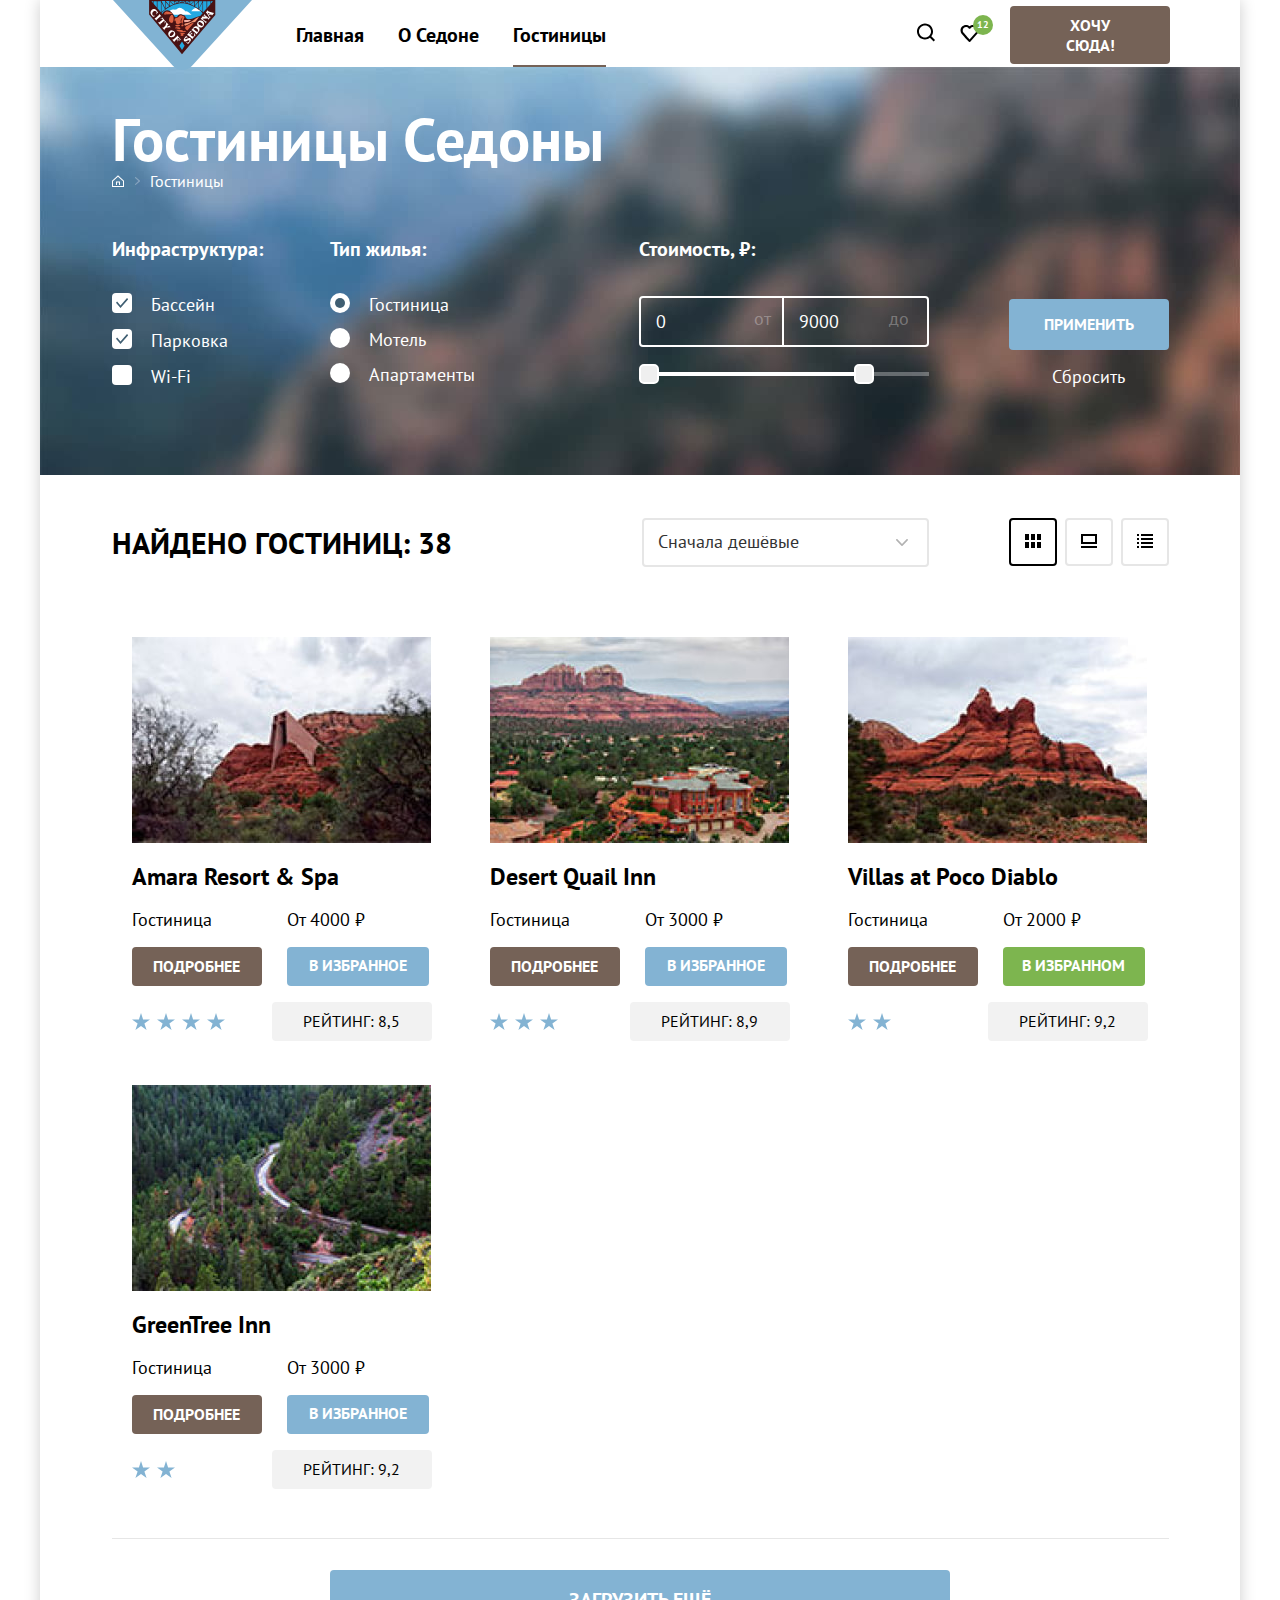
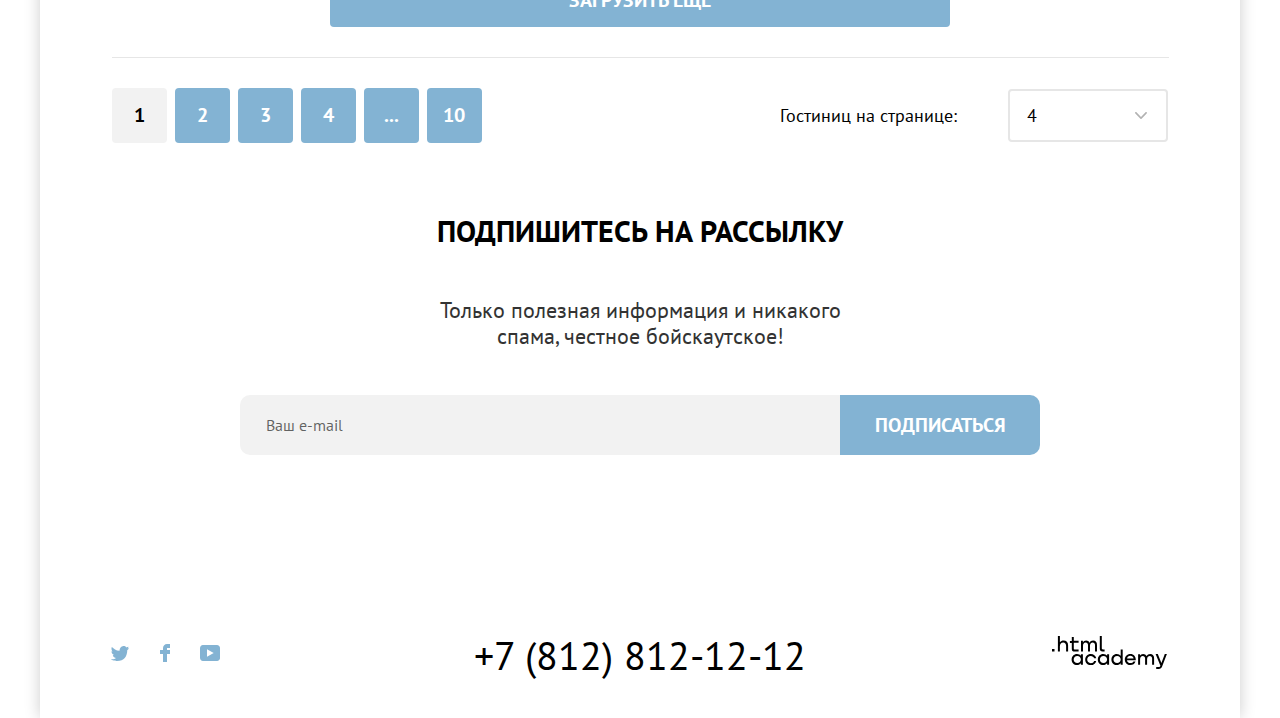
<file: catalog.html>
<!DOCTYPE html>
<html lang="en">

<head>
  <meta charset="UTF-8" />
  <meta http-equiv="X-UA-Compatible" content="IE=edge" />
  <meta name="viewport" content="width=device-width, initial-scale=1.0" />
  <link rel="icon" type="image/png" href="favicon.ico">
  <link rel="icon" type="image/png" sizes="32x32" href="images/favicon.png">
  <link rel="stylesheet" href="styles/styles.css">
  <title>Catalog</title>
</head>

<body>
  <div class="wrapper">
    <header class="page-header">

      <nav class="navigation">
        <a href="index.html" class="logo">
          <img src="images/logo.svg" width="139" height="70" alt="Логотип сайта Седона.">
        </a>
        <ul class="navigation-list">
          <li class="navigation-item">
            <a href="index.html" class="navigation-link">Главная</a>
          </li>
          <li class="navigation-item">
            <a href="#" class="navigation-link">О Седоне</a>
          </li>
          <li class="navigation-item">
            <a href="#" class="navigation-link active">Гостиницы</a>
          </li>
        </ul>

        <ul class="navigation-list navigation-user">
          <li class="navigation-item">
            <a href="#" class="navigation-link">
              <svg class="navigation-icon" aria-hidden="true" focusable="false" width="20" height="19"
                viewBox="0 0 20 19" fill="none" xmlns="http://www.w3.org/2000/svg">
                <path
                  d="M19.0257 17.05L15.3152 13.35C16.318 12.05 17.02 10.35 17.02 8.44995C17.02 4.04995 13.4098 0.449951 8.99732 0.449951C4.58483 0.449951 0.974609 4.14995 0.974609 8.54995C0.974609 12.95 4.58483 16.55 8.99732 16.55C10.8024 16.55 12.5072 15.95 13.9112 14.85L17.6217 18.55L19.0257 17.05ZM8.99732 14.55C5.68795 14.55 2.98029 11.85 2.98029 8.54995C2.98029 5.24995 5.68795 2.54995 8.99732 2.54995C12.3067 2.54995 15.0143 5.24995 15.0143 8.54995C15.0143 11.85 12.3067 14.55 8.99732 14.55Z" />
              </svg>
              <span class="visually-hidden">Поиск.</span></a>
          </li>
          <li class="navigation-item">
            <a href="#" class="navigation-link favourite">
              <svg class="navigation-icon" aria-hidden="true" focusable="false" width="19" height="17"
                viewBox="0 0 19 17" fill="none" xmlns="http://www.w3.org/2000/svg">
                <path
                  d="M9.44382 17C9.14296 17 8.84211 16.9 8.64155 16.6C3.22622 10.5 1.92253 9.1 1.62168 8.7C0.91969 7.8 0.518555 6.6 0.518555 5.4C0.518555 2.4 2.92537 0 6.03416 0C7.33785 0 8.54126 0.5 9.5441 1.3C10.5469 0.5 11.8506 0 13.054 0C16.0625 0 18.5696 2.4 18.5696 5.4C18.5696 6.7 18.0682 7.9 17.266 8.8L10.2461 16.7C10.0455 16.9 9.84495 17 9.44382 17ZM3.42679 7.5C3.72764 7.9 6.93672 11.5 9.5441 14.4L15.7617 7.4C16.2631 6.9 16.4637 6.2 16.4637 5.4C16.4637 3.6 14.9594 2.1 13.1543 2.1C12.1515 2.1 11.1486 2.6 10.4467 3.4C10.1458 3.7 9.84495 3.8 9.5441 3.8C9.24325 3.8 8.9424 3.6 8.74183 3.4C8.03984 2.6 7.037 2.1 6.03416 2.1C4.22906 2.1 2.7248 3.6 2.7248 5.4C2.62452 6.3 3.02565 7 3.42679 7.5C3.3265 7.5 3.3265 7.5 3.42679 7.5Z" />
              </svg>
              <span class="count">12</span>
              <span class="visually-hidden">Избранное.</span>
            </a>
          </li>
          <li class="navigation-item">
            <a href="#" class="navigation-link-button">Хочу сюда!</a>
          </li>
        </ul>
      </nav>
    </header>

    <main class="catalog-main main-container">
      <section class="catalog-hotel-search">
        <div class="sorting-container">
          <h1 class="catalog-page-title">Гостиницы Седоны</h1>
          <ul class="breadcrumbs">
            <li class="breadcrumbs-item">
              <a class="breadcrumbs-link" href="index.html" aria-label="Вернуться на Главную Страницу.">
                <svg width="12" height="12" fill="none" xmlns="http://www.w3.org/2000/svg">
                  <path d="M6 .3 0 5.8V12h12V5.8L6 .3ZM11 11H1V6.2l5-4.5 5 4.5V11Z" fill="#fff"/>
                  <path d="M4 10h1V7.5h2V10h1V6.5H4V10Z" fill="#fff"/>
                </svg>
              </a>
            </li>
            <li class="breadcrumbs-item">
              <a class="breadcrumbs-link" href="#">Гостиницы</a>
            </li>
          </ul>
          <form action="https://echo.htmlacademy.htmlacademy_ru" class="hotel-search-form">
            <h2 class="visually-hidden">Поиск отеля.</h2>
            <div class="hotel-search-infrastructure">
              <h3 class="hotel-search-title">Инфраструктура:</h3>
              <label for="pool" class="hotel-search-checkbox">Бассейн
                <input type="checkbox" id="pool" checked />
                <span class="checkmark"></span>
              </label>
              <label for="parking" class="hotel-search-checkbox">Парковка
                <input type="checkbox" id="parking" checked />
                <span class="checkmark"></span>
              </label>
              <label for="wifi" class="hotel-search-checkbox">Wi-Fi
                <input type="checkbox" id="wifi" />
                <span class="checkmark"></span>
              </label>
            </div>
            <div class="hotel-search-housing">
              <h3 class="hotel-search-title">Тип жилья:</h3>
              <label for="hotel" class="hotel-search-radio">Гостиница
                <input type="radio" id="hotel"  name="housing-type" checked required/>
                <span class="checkmark"></span>
              </label>
              <label for="motel" class="hotel-search-radio">Мотель
                <input type="radio" id="motel" name="housing-type" />
                <span class="checkmark"></span>
              </label>
              <label for="apartments" class="hotel-search-radio">Апартаменты
                <input type="radio" id="apartments" name="housing-type" />
                <span class="checkmark"></span>
              </label>
            </div>
            <div class="hotel-search-cost">
              <h3 class="hotel-search-title">Стоимость, ₽:</h3>
              <div class="labels-container">
              <label class="min-price-label" for="minimal-price">от</label>
              <label class="max-price-label" for="maximum-price">до</label>
              </div>
              <input type="number" name="min-price" value="0" class="min-price" id="minimal-price" />
              <input type="number" name="max-price" value="9000" class="max-price" id="maximun-price"/>
             <div class="range">
                <div class="range-scale">
                  <div class="range-bar" style="left: 235px; width: 55px"></div>
                    <button class="range-toggle toggle-min" type="button">
                      <span class="visually-hidden">Изменить минимальную цену.</span>
                    </button>
                    <button class="range-toggle toggle-max" type="button">
                      <span class="visually-hidden">Изменить максимальную цену.</span>
                    </button>
                </div>
            </div>
            </div>
            <div class="buttons-container">
              <button class="submit-button" type="submit">Применить</button>
              <button class="reset-button" type="reset">Сбросить</button>
            </div>
          </form>
        </div>
      </section>
      <section class="search-results">
        <div class="search-results-wrapper">
          <h2 class="hotel-found">Найдено гостиниц: 38</h2>
          <select class="select-control" aria-label="Сортировка.">
            <option value="cheapest">Сначала дешёвые</option>
            <option value="popular">Сначала популярные</option>
            <option value="luxe">Максмимум Комфорта</option>
          </select>
          <div class="search-display-wrapper">
            <button type="button" class="card-grid-toggle button-tile active disabled">
              <svg width="16" height="14" viewBox="0 0 16 14" fill="none" xmlns="http://www.w3.org/2000/svg">
                <path d="M4 0H0V6H4V0Z" fill="black" />
                <path d="M16 0H12V6H16V0Z" fill="black" />
                <path d="M10 0H6V6H10V0Z" fill="black" />
                <path d="M4 8H0V14H4V8Z" fill="black" />
                <path d="M16 8H12V14H16V8Z" fill="black" />
                <path d="M10 8H6V14H10V8Z" fill="black" />
              </svg>
              <span class="visually-hidden">Показать карточки.</span></button>
            <button type="button" class="card-grid-toggle button-slide">
              <svg width="16" height="14" viewBox="0 0 16 14" fill="none" xmlns="http://www.w3.org/2000/svg">
                <path d="M16 12H0V14H16V12Z" fill="black" />
                <path d="M14 2V8H2V2H14ZM16 0H0V10H16V0Z" fill="black" />
              </svg>
              <span class="visually-hidden">Показать слайд.</span>
            </button>
            <button type="button" class="card-grid-toggle button-list">
              <svg width="16" height="14" viewBox="0 0 16 14" fill="none" xmlns="http://www.w3.org/2000/svg">
                <path d="M2 0H0V2H2V0Z" fill="black" />
                <path d="M16 0H4V2H16V0Z" fill="black" />
                <path d="M2 4H0V6H2V4Z" fill="black" />
                <path d="M16 4H4V6H16V4Z" fill="black" />
                <path d="M2 8H0V10H2V8Z" fill="black" />
                <path d="M16 8H4V10H16V8Z" fill="black" />
                <path d="M2 12H0V14H2V12Z" fill="black" />
                <path d="M16 12H4V14H16V12Z" fill="black" />
              </svg>
              <span class="visually-hidden">Показать список.</span>
            </button>
          </div>
        </div>
        <ul class="hotel-search-list">
          <li class="hotel-card">
            <a href="" class="hotel-card-link">
              <img src="images/content/amara.jpg" alt="Amara Resort & Spa." class="hotel-card-image" width="299"
                height="206">
              <h3 class="hotel-card-title">Amara Resort & Spa</h3>
            </a>
            <div class="hotel-review">
              <p>Гостиница</p>
              <span>От 4000 ₽</span>
              <a href="#" class="hotel-card-button">подробнее</a>
              <a href="" class="hotel-card-button-favourite">В избранное</a>
              <div class="rating-container">
                <div class="star-review four-stars">
                  <span class="visually-hidden">Гостиница четыре звезды.</span>
                </div>
                <b class="customer-rating">Рейтинг: 8,5</b>
              </div>
            </div>
          </li>
          <li class="hotel-card">
            <a href="" class="hotel-card-link">
              <img src="images/content/desert.jpg" alt="Desert Quail Inn." class="hotel-card-image" width="299"
                height="206">
              <h3 class="hotel-card-title">Desert Quail Inn</h3>
            </a>
            <div class="hotel-review">
              <p>Гостиница</p>
              <span>От 3000 ₽</span>
              <a href="#" class="hotel-card-button">подробнее</a>
              <a href="" class="hotel-card-button-favourite">В избранное</a>
              <div class="rating-container">
                <div class="star-review three-stars">
                  <span class="visually-hidden">Гостиница три звезды.</span>
                </div>
                <b class="customer-rating">Рейтинг: 8,9</b>
              </div>
            </div>
          </li>
          <li class="hotel-card">
            <a href="" class="hotel-card-link">
              <img src="images/content/villaspoco.jpg" alt="Villas at Poco Diablo." class="hotel-card-image" width="299"
                height="206">
              <h3 class="hotel-card-title">Villas at Poco Diablo</h3>
            </a>
            <div class="hotel-review">
              <p>Гостиница</p>
              <span>От 2000 ₽</span>
              <a href="#" class="hotel-card-button">подробнее</a>
              <a href="" class="hotel-card-button-favourite">В избранном</a>
              <div class="rating-container">
                <div class="star-review two-stars">
                  <span class="visually-hidden">Two-star hotel.</span>
                </div>
                <b class="customer-rating">Рейтинг: 9,2</b>
              </div>
            </div>
          </li>
          <li class="hotel-card">
            <a href="" class="hotel-card-link">
              <img src="images/content/greentree.jpg" alt="GreenTree Inn." class="hotel-card-image" width="299"
                height="206">
              <h3 class="hotel-card-title">GreenTree Inn</h3>
            </a>
            <div class="hotel-review">
              <p>Гостиница</p>
              <span>От 3000 ₽</span>
              <a href="#" class="hotel-card-button">подробнее</a>
              <a href="" class="hotel-card-button-favourite">В избранное</a>
              <div class="rating-container">
                <div class="star-review two-stars">
                  <span class="visually-hidden">Гостиница две звезды.</span>
                </div>
                <b class="customer-rating">Рейтинг: 9,2</b>
              </div>
            </div>
          </li>
        </ul>
        <div class="more-results">
          <button class="more-results-button" type="button">Загрузить ещё</button>
        </div>
        <div class="pagination">
          <div class="pagination-links">
            <a href="#" class="pagination-link active">1</a>
            <a href="#" class="pagination-link">2</a>
            <a href="#" class="pagination-link">3</a>
            <a href="#" class="pagination-link">4</a>
            <a href="#" class="pagination-link">...</a>
            <a href="#" class="pagination-link">10</a>
          </div>
          <div class="pagination-display">
            <span>Гостиниц на странице:</span>
            <select class="pagination-select">
              <option value="4">4</option>
              <option value="8">8</option>
              <option value="16">16</option>
            </select>
          </div>
        </div>
        <section class="newsletter">
          <h2 class="newsletter-title">Подпишитесь на рассылку</h2>
          <p class="newsletter-text">
            Только полезная информация и никакого спама, честное бойскаутское!
          </p>
          <form class="newsletter-form" action="https://echo.htmlsacademy.ru/" method="post">
            <label class="visually-hidden" for="user-email">Введите ваш емэйл.</label>
            <input type="email" class="newsletter-email" placeholder="Ваш e-mail" id="user-email" />
            <button class="newsletter-button" type="submit">
              Подписаться
            </button>
          </form>
        </section>
      </section>
    </main>
    <footer class="footer">
      <div class="footer-container">
        <div class="footer-social">
          <h2 class="visually-hidden">Ссылки на Социальные сети.</h2>
          <ul class="social-links-list">
            <li class="social-link-item">
              <a class="social-link" href="https://twitter.com/htmlacademy_ru">
                <svg width="18" height="15" viewBox="0 0 18 15" fill="none" xmlns="http://www.w3.org/2000/svg">
                  <path d="M11.6 0.200056C13.4 -0.299944 14.8 0.500056 15.4 1.40006C16.1 1.20006 16.8 0.900056 17.5 0.700056C17.5 1.60006 16.9 2.20006 16.6 2.50006C17.3 2.60006 18 1.90006 18 1.90006C17.8 2.90006 16.9 3.70006 16.3 3.90006C16.1 10.7001 13 15.1001 5.7 15.0001C5.1 15.0001 5.8 15.0001 5.2 15.0001C4.8 15.0001 0.8 14.5001 0 13.1001C2.4 13.3001 4.1 12.7001 5 11.9001C4 11.6001 2.1 11.5001 1.8 9.00006C2.2 9.10006 2.4 9.20006 3.1 9.10006C1.8 8.30006 0.4 7.50006 0.5 5.30006C0.8 5.60006 1.6 5.80006 1.9 5.80006C1.1 5.60006 -0.2 2.50006 0.9 0.900056C2.8 2.80006 4.9 4.50006 8.5 4.70006C8.7 2.30006 9.7 0.800056 11.6 0.200056Z"/>
                  </svg>
                <span class="visually-hidden">Ссылка на Твиттер</span>
              </a>
            </li>
            <li class="social-link-item">
              <a class="social-link" href="https://www.facebook.com/htmlacademy">
                <svg class="facebook" width="10" height="18" fill="none" xmlns="http://www.w3.org/2000/svg">
                  <path d="M7 0C4.8 0 3 1.8 3 4v2H0v4h3v8h4v-8h3V6H7V4h3V0H7Z" />
                </svg>
                <span class="visually-hidden">Ссылка на Фейсбук.</span>
              </a>
            </li>
            <li class="social-link-item">
              <a class="social-link" href="https://www.youtube.com/c/HTMLAcademyRUS">
                <svg class="youtube" width="20" height="16" fill="none" xmlns="http://www.w3.org/2000/svg">
                  <g clip-path="url(#a)">
                    <path
                      d="M17 0H2.9C1.2 0 0 1.5 0 3.2v9.5C0 14.5 1.2 16 2.9 16h14.3c1.5 0 2.9-1.5 2.9-3.2V3.2C19.9 1.5 18.7 0 17 0ZM7 11.8V4.2L13.7 8 7 11.8Z" />
                  </g>
                  <defs>
                    <clipPath>
                      <path d="M0 0h20v16H0z" />
                    </clipPath>
                  </defs>
                </svg>
                <span class="visually-hidden">Ссылка на Ютюб.</span>
              </a>
            </li>
          </ul>
        </div>
        <a href="tel:+78128121212" class="footer-phone">+7 (812) 812-12-12</a>
        <a href="https://htmlacademy.ru/" class="footer-logo">
          <svg class="logo-htmlacademy" width="115" height="34" fill="none" xmlns="http://www.w3.org/2000/svg">
            <path
              d="M0 12.9v2.6h2.5v-2.6H0ZM11.6 4.5c-1.6 0-2.8.7-3.6 1.7h-.1V0h-2v15.5h2v-5.3c0-2.1 1.3-3.6 3.3-3.6 1.8 0 2.9 1.4 2.9 3.2v5.7h2V9.4c.1-3-1.8-4.9-4.5-4.9ZM26.6 4.8h-4.8V1.1h-2v3.8h-1.9v2h1.9v6c0 1.7 1 2.7 2.7 2.7h4.1v-2h-3.7c-.7 0-1.1-.4-1.1-1.1V6.8h4.8v-2ZM41.1 4.6c-1.6 0-2.9.8-3.5 2.1h-.1c-.6-1.2-1.8-2.1-3.4-2.1-1.4 0-2.5.8-3.1 1.8h-.1V4.8H29v10.6h2V10c0-2 1-3.5 2.6-3.5 1.5 0 2.4 1 2.4 2.6v6.3h2V9.8c0-2.4 1.4-3.3 2.6-3.3 1.5 0 2.4 1 2.4 2.6v6.3h2V8.9c.1-2.5-1.4-4.3-3.9-4.3ZM47.8 12.7c0 1.7 1 2.7 2.8 2.7h2v-2h-1.7c-.7 0-1.1-.4-1.1-1.1V0h-2v12.7ZM28.9 19.7c-.9-1.1-2.2-1.8-3.9-1.8-3.1 0-5.4 2.3-5.4 5.6s2.3 5.6 5.4 5.6c1.8 0 3-.8 3.8-1.9h.1v1.6h2V18.2h-2v1.5Zm-3.6 7.4c-2.2 0-3.6-1.6-3.6-3.6s1.4-3.6 3.6-3.6 3.6 1.6 3.6 3.6c0 1.9-1.4 3.6-3.6 3.6ZM44.2 22c-.5-2.4-2.6-4.1-5.4-4.1-3.4 0-5.6 2.5-5.6 5.6 0 3.1 2.2 5.6 5.6 5.6 2.8 0 4.9-1.8 5.4-4.2h-2.1c-.4 1.3-1.7 2.3-3.3 2.3-2.2 0-3.6-1.6-3.6-3.6s1.4-3.6 3.6-3.6c1.6 0 2.8 1 3.3 2.2h2.1V22ZM55.1 19.7c-.9-1.1-2.2-1.8-3.9-1.8-3.1 0-5.4 2.3-5.4 5.6s2.3 5.6 5.4 5.6c1.8 0 3-.8 3.8-1.9h.1v1.6h2V18.2h-2v1.5Zm-3.6 7.4c-2.2 0-3.6-1.6-3.6-3.6s1.4-3.6 3.6-3.6 3.6 1.6 3.6 3.6c0 1.9-1.5 3.6-3.6 3.6ZM68.7 19.8c-.9-1.1-2.2-1.9-3.9-1.9-3.1 0-5.4 2.3-5.4 5.6s2.2 5.6 5.4 5.6c1.7 0 3-.8 3.8-1.8h.1v1.5h2V13.4h-2v6.4Zm-3.6 7.3c-2.2 0-3.6-1.6-3.6-3.6s1.4-3.6 3.6-3.6 3.6 1.6 3.6 3.6c-.1 2-1.5 3.6-3.6 3.6ZM78.3 17.9c-3.3 0-5.5 2.5-5.5 5.6 0 3 2.1 5.6 5.5 5.6 2.5 0 4.5-1.3 5.2-3.6h-2.1c-.5 1-1.6 1.6-3 1.6-1.9 0-3.3-1.3-3.4-2.9h8.8c.2-3.6-2-6.3-5.5-6.3Zm0 1.9c1.7 0 3 1 3.3 2.6h-6.5c.3-1.5 1.5-2.6 3.2-2.6ZM98.2 17.9c-1.6 0-2.9.8-3.6 2h-.1c-.6-1.2-1.8-2-3.4-2-1.4 0-2.5.7-3.1 1.8v-1.5h-1.9v10.6h2v-5.4c0-2 1-3.4 2.6-3.5 1.5 0 2.4 1 2.4 2.6v6.3h2v-5.6c0-2.4 1.4-3.3 2.6-3.3 1.5 0 2.4 1 2.4 2.6v6.3h2v-6.5c.1-2.6-1.4-4.4-3.9-4.4ZM109.4 27l-3.6-8.9h-2.2l4.8 11.6c-.3.9-.7 1.2-1.7 1.2h-2.5v2h2.5c1.8 0 2.8-.8 3.5-2.6l4.7-12.2h-2.1l-3.4 8.9Z" />
          </svg>
        </a>
      </div>
    </footer>
  </div>
</body>

</html>
</file>
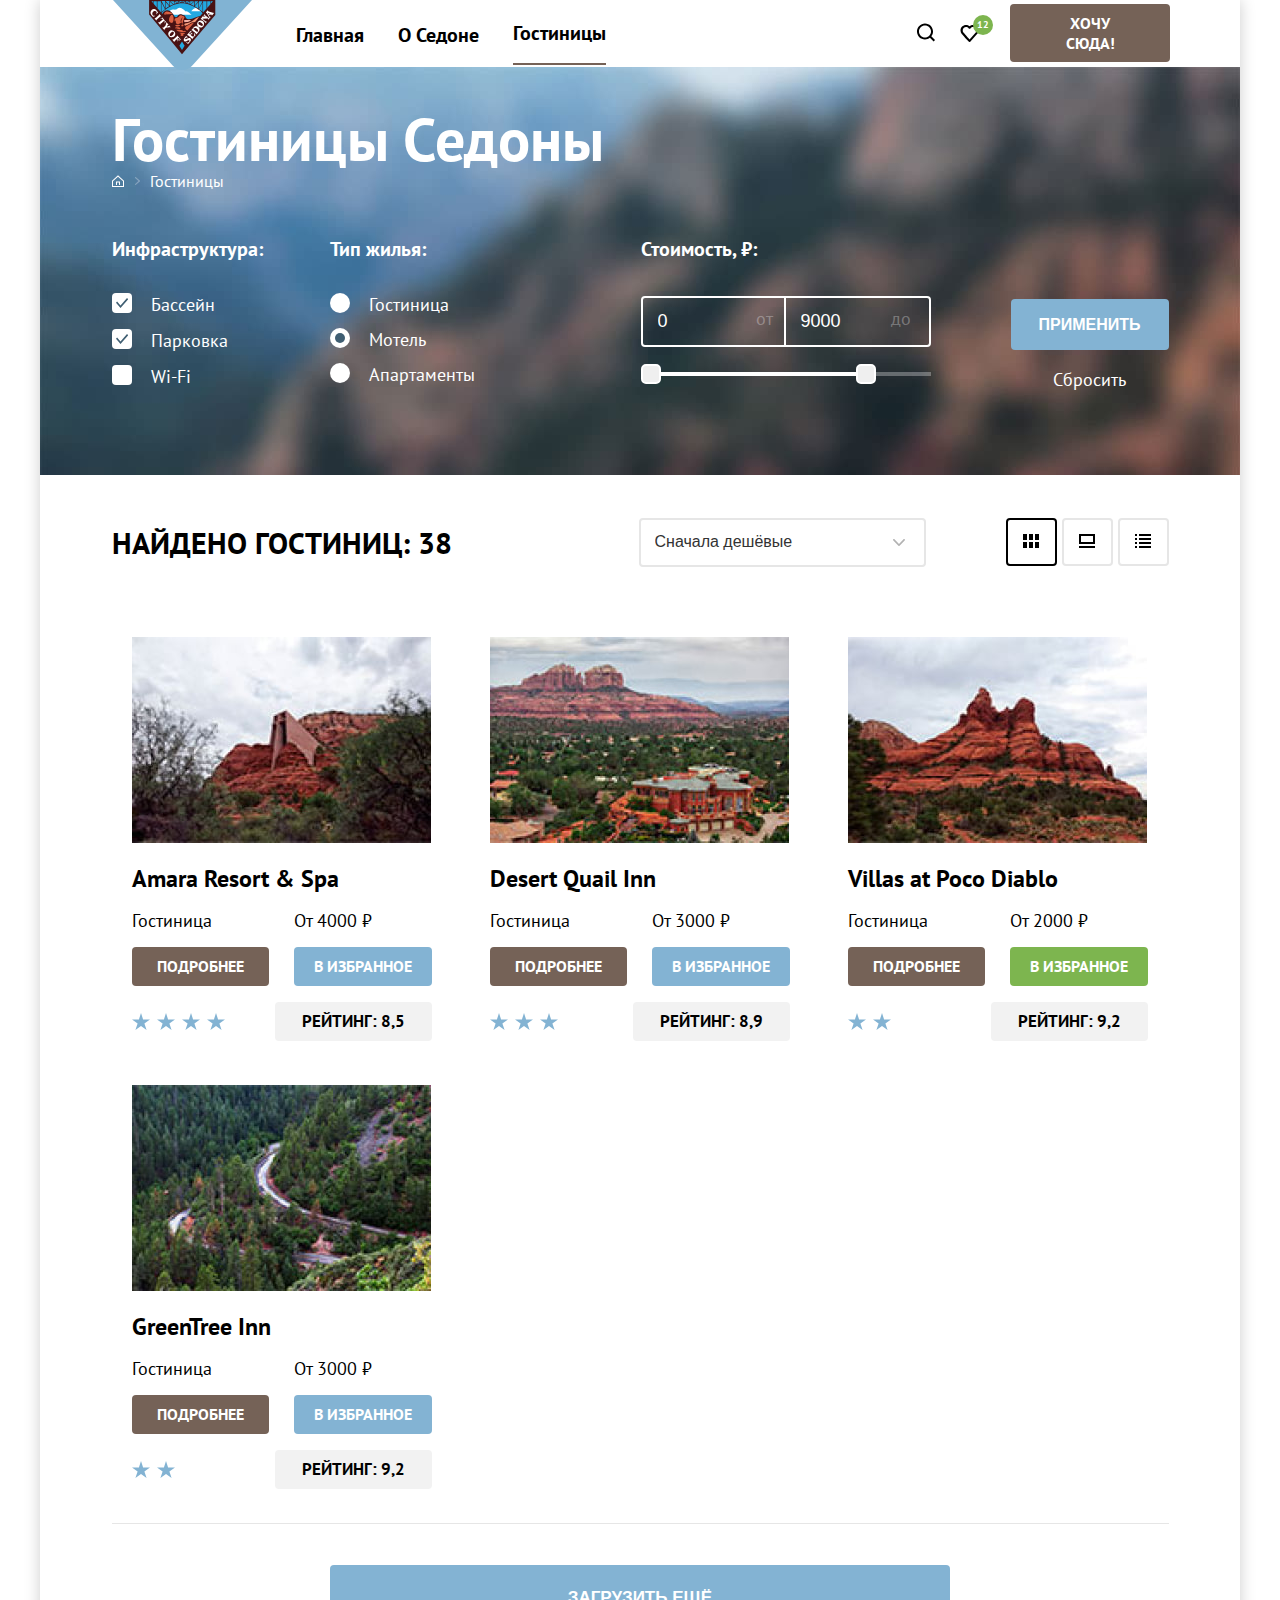
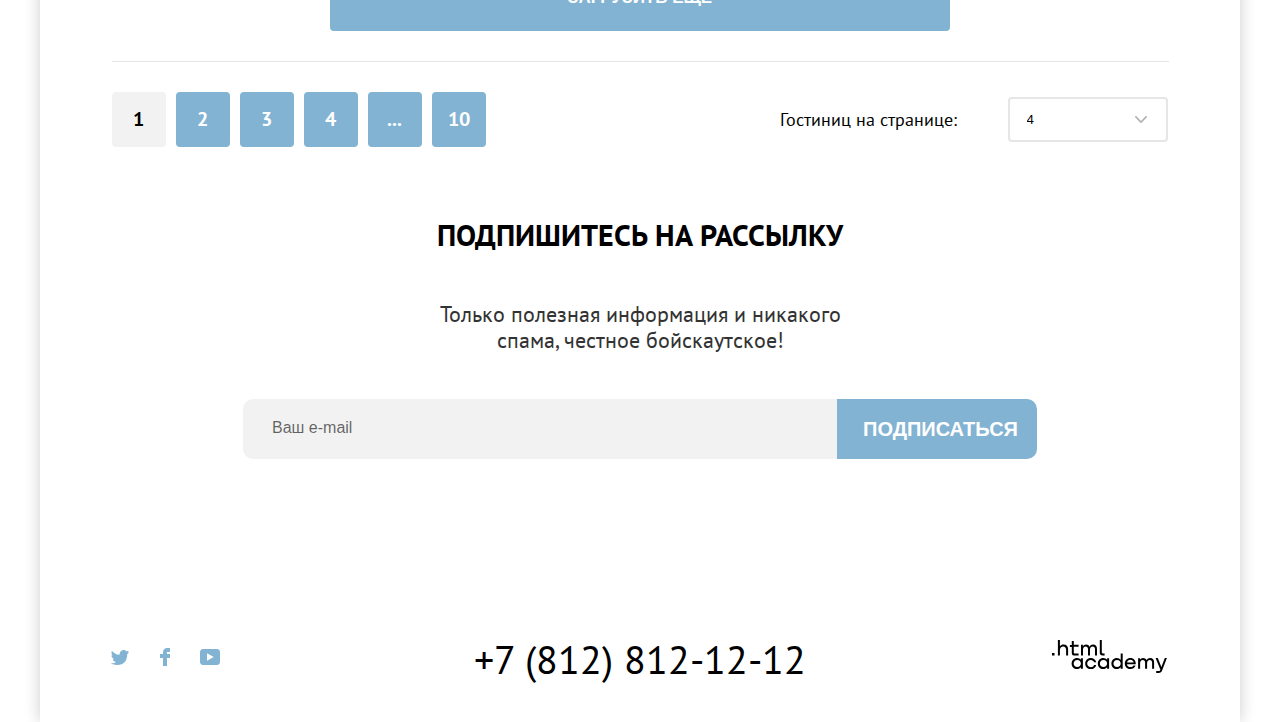
<file: 10/catalog.html>
<!DOCTYPE html>
<html lang="en">

<head>
  <meta charset="UTF-8" />
  <meta http-equiv="X-UA-Compatible" content="IE=edge" />
  <meta name="viewport" content="width=device-width, initial-scale=1.0" />
  <link rel="icon" type="image/png" href="favicon.ico">
  <link rel="icon" type="image/png" sizes="32x32" href="images/favicon.png">
  <link rel="stylesheet" href="styles/styles.css">
  <title>Catalog</title>
  <base href="https://htmlacademy-htmlcss.github.io/1981647-sedona-33/10/">
</head>

<body>
  <div class="wrapper">
    <header class="page-header">

      <nav class="navigation">
        <a href="index.html" class="logo">
          <img src="images/logo.svg" width="139" height="70" alt="Логотип сайта Седона.">
        </a>
        <ul class="navigation-list">
          <li class="navigation-item">
            <a href="index.html" class="navigation-link">Главная</a>
          </li>
          <li class="navigation-item">
            <a href="#" class="navigation-link">О Седоне</a>
          </li>
          <li class="navigation-item">
            <a href="#" class="navigation-link active">Гостиницы</a>
          </li>
        </ul>

        <ul class="navigation-list navigation-user">
          <li class="navigation-item">
            <a href="#" class="navigation-link">
              <svg class="navigation-icon" aria-hidden="true" focusable="false" width="20" height="19"
                viewBox="0 0 20 19" fill="none" xmlns="http://www.w3.org/2000/svg">
                <path
                  d="M19.0257 17.05L15.3152 13.35C16.318 12.05 17.02 10.35 17.02 8.44995C17.02 4.04995 13.4098 0.449951 8.99732 0.449951C4.58483 0.449951 0.974609 4.14995 0.974609 8.54995C0.974609 12.95 4.58483 16.55 8.99732 16.55C10.8024 16.55 12.5072 15.95 13.9112 14.85L17.6217 18.55L19.0257 17.05ZM8.99732 14.55C5.68795 14.55 2.98029 11.85 2.98029 8.54995C2.98029 5.24995 5.68795 2.54995 8.99732 2.54995C12.3067 2.54995 15.0143 5.24995 15.0143 8.54995C15.0143 11.85 12.3067 14.55 8.99732 14.55Z" />
              </svg>
              <span class="visually-hidden">Поиск.</span></a>
          </li>
          <li class="navigation-item">
            <a href="#" class="navigation-link favourite">
              <svg class="navigation-icon" aria-hidden="true" focusable="false" width="19" height="17"
                viewBox="0 0 19 17" fill="none" xmlns="http://www.w3.org/2000/svg">
                <path
                  d="M9.44382 17C9.14296 17 8.84211 16.9 8.64155 16.6C3.22622 10.5 1.92253 9.1 1.62168 8.7C0.91969 7.8 0.518555 6.6 0.518555 5.4C0.518555 2.4 2.92537 0 6.03416 0C7.33785 0 8.54126 0.5 9.5441 1.3C10.5469 0.5 11.8506 0 13.054 0C16.0625 0 18.5696 2.4 18.5696 5.4C18.5696 6.7 18.0682 7.9 17.266 8.8L10.2461 16.7C10.0455 16.9 9.84495 17 9.44382 17ZM3.42679 7.5C3.72764 7.9 6.93672 11.5 9.5441 14.4L15.7617 7.4C16.2631 6.9 16.4637 6.2 16.4637 5.4C16.4637 3.6 14.9594 2.1 13.1543 2.1C12.1515 2.1 11.1486 2.6 10.4467 3.4C10.1458 3.7 9.84495 3.8 9.5441 3.8C9.24325 3.8 8.9424 3.6 8.74183 3.4C8.03984 2.6 7.037 2.1 6.03416 2.1C4.22906 2.1 2.7248 3.6 2.7248 5.4C2.62452 6.3 3.02565 7 3.42679 7.5C3.3265 7.5 3.3265 7.5 3.42679 7.5Z" />
              </svg>
              <span class="count">12</span>
              <span class="visually-hidden">Избранное.</span>
            </a>
          </li>
          <li class="navigation-item">
            <a href="#" class="navigation-link-button">Хочу сюда!</a>
          </li>
        </ul>
      </nav>
    </header>

    <main class="catalog-main main-container">
      <section class="catalog-hotel-search">
        <div class="sorting-container">
          <h1 class="catalog-page-title">Гостиницы Седоны</h1>
          <ul class="breadcrumbs">
            <li class="breadcrumbs-item">
              <a class="breadcrumbs-link" href="index.html" aria-label="Вернуться на Главную Страницу.">
                <svg width="12" height="12" fill="none" xmlns="http://www.w3.org/2000/svg">
                  <path d="M6 .3 0 5.8V12h12V5.8L6 .3ZM11 11H1V6.2l5-4.5 5 4.5V11Z" fill="#fff"/>
                  <path d="M4 10h1V7.5h2V10h1V6.5H4V10Z" fill="#fff"/>
                </svg>
              </a>
            </li>
            <li class="breadcrumbs-item">
              <a class="breadcrumbs-link" href="#">Гостиницы</a>
            </li>
          </ul>
          <form action="https://echo.htmlacademy.htmlacademy_ru" class="hotel-search-form">
            <h2 class="visually-hidden">Поиск отеля.</h2>
            <div class="hotel-search-infrastructure">
              <h3 class="hotel-search-title">Инфраструктура:</h3>
              <label for="pool" class="hotel-search-checkbox">Бассейн
                <input type="checkbox" id="pool" checked />
                <span class="checkmark"></span>
              </label>
              <label for="parking" class="hotel-search-checkbox">Парковка
                <input type="checkbox" id="parking" checked />
                <span class="checkmark"></span>
              </label>
              <label for="wifi" class="hotel-search-checkbox">Wi-Fi
                <input type="checkbox" id="wifi" />
                <span class="checkmark"></span>
              </label>
            </div>
            <div class="hotel-search-housing">
              <h3 class="hotel-search-title">Тип жилья:</h3>
              <label for="hotel" class="hotel-search-radio">Гостиница
                <input type="radio" id="hotel"  name="housing-type" required/>
                <span class="checkmark"></span>
              </label>
              <label for="motel" class="hotel-search-radio">Мотель
                <input type="radio" id="motel" checked name="housing-type" />
                <span class="checkmark"></span>
              </label>
              <label for="apartments" class="hotel-search-radio">Апартаменты
                <input type="radio" id="apartments" name="housing-type" />
                <span class="checkmark"></span>
              </label>
            </div>
            <div class="hotel-search-cost">
              <h3 class="hotel-search-title">Стоимость, ₽:</h3>
              <div class="labels-container">
              <span class="min-price-label">от</span>
              <span class="max-price-label">до</span>
              </div>
              <input type="number" name="min-price" value="0" class="min-price" />
              <input type="number" name="max-price" value="9000" class="max-price" />
             <div class="range">
                <div class="range-scale">
                  <div class="range-bar" style="left: 235px; width: 55px"></div>
                    <button class="range-toggle toggle-min">
                      <span class="visually-hidden">Изменить минимальную цену.</span>
                    </button>
                    <button class="range-toggle toggle-max">
                      <span class="visually-hidden">Изменить максимальную цену.</span>
                    </button>
                </div>
            </div>
            </div>
            <div class="buttons-container">
              <button class="submit-button" type="submit">Применить</button>
              <button class="reset-button" type="reset">Сбросить</button>
            </div>
          </form>
        </div>
      </section>
      <section class="search-results">
        <div class="search-results-wrapper">
          <h2 class="hotel-found">Найдено гостиниц: 38</h2>
          <select class="select-control" aria-label="Сортировка.">
            <option value="cheapest">Сначала дешёвые</option>
            <option value="popular">Сначала популярные</option>
            <option value="luxe">Максмимум Комфорта</option>
          </select>
          <div class="search-display-wrapper">
            <button type="button" class="card-grid-toggle button-tile active disabled">
              <svg width="16" height="14" viewBox="0 0 16 14" fill="none" xmlns="http://www.w3.org/2000/svg">
                <path d="M4 0H0V6H4V0Z" fill="black" />
                <path d="M16 0H12V6H16V0Z" fill="black" />
                <path d="M10 0H6V6H10V0Z" fill="black" />
                <path d="M4 8H0V14H4V8Z" fill="black" />
                <path d="M16 8H12V14H16V8Z" fill="black" />
                <path d="M10 8H6V14H10V8Z" fill="black" />
              </svg>
              <span class="visually-hidden">Показать карточки.</span></button>
            <button type="button" class="card-grid-toggle button-slide">
              <svg width="16" height="14" viewBox="0 0 16 14" fill="none" xmlns="http://www.w3.org/2000/svg">
                <path d="M16 12H0V14H16V12Z" fill="black" />
                <path d="M14 2V8H2V2H14ZM16 0H0V10H16V0Z" fill="black" />
              </svg>
              <span class="visually-hidden">Показать слайд.</span>
            </button>
            <button type="button" class="card-grid-toggle button-list">
              <svg width="16" height="14" viewBox="0 0 16 14" fill="none" xmlns="http://www.w3.org/2000/svg">
                <path d="M2 0H0V2H2V0Z" fill="black" />
                <path d="M16 0H4V2H16V0Z" fill="black" />
                <path d="M2 4H0V6H2V4Z" fill="black" />
                <path d="M16 4H4V6H16V4Z" fill="black" />
                <path d="M2 8H0V10H2V8Z" fill="black" />
                <path d="M16 8H4V10H16V8Z" fill="black" />
                <path d="M2 12H0V14H2V12Z" fill="black" />
                <path d="M16 12H4V14H16V12Z" fill="black" />
              </svg>
              <span class="visually-hidden">Показать список.</span>
            </button>
          </div>
        </div>
        <ul class="hotel-search-list">
          <li class="hotel-card">
            <a href="" class="hotel-card-link">
              <img src="images/content/amara.jpg" alt="Amara Resort & Spa." class="hotel-card-image" width="299"
                height="206">
              <h3 class="hotel-card-title">Amara Resort & Spa</h3>
            </a>
            <div class="hotel-review">
              <p>Гостиница</p>
              <span>От 4000 ₽</span>
              <a href="#" class="hotel-card-button">подробнее</a>
              <a href="" class="hotel-card-button-favourite">В избранное</a>
              <div class="rating-container">
                <div class="star-review four-stars">
                  <span class="visually-hidden">Гостиница четыре звезды.</span>
                </div>
                <b class="customer-rating">Рейтинг: 8,5</b>
              </div>
            </div>
          </li>
          <li class="hotel-card">
            <a href="" class="hotel-card-link">
              <img src="images/content/desert.jpg" alt="Desert Quail Inn." class="hotel-card-image" width="299"
                height="206">
              <h3 class="hotel-card-title">Desert Quail Inn</h3>
            </a>
            <div class="hotel-review">
              <p>Гостиница</p>
              <span>От 3000 ₽</span>
              <a href="#" class="hotel-card-button">подробнее</a>
              <a href="" class="hotel-card-button-favourite">В избранное</a>
              <div class="rating-container">
                <div class="star-review three-stars">
                  <span class="visually-hidden">Гостиница три звезды.</span>
                </div>
                <b class="customer-rating">Рейтинг: 8,9</b>
              </div>
            </div>
          </li>
          <li class="hotel-card">
            <a href="" class="hotel-card-link">
              <img src="images/content/villaspoco.jpg" alt="Villas at Poco Diablo." class="hotel-card-image" width="299"
                height="206">
              <h3 class="hotel-card-title">Villas at Poco Diablo</h3>
            </a>
            <div class="hotel-review">
              <p>Гостиница</p>
              <span>От 2000 ₽</span>
              <a href="#" class="hotel-card-button">подробнее</a>
              <a href="" class="hotel-card-button-favourite">В избранное</a>
              <div class="rating-container">
                <div class="star-review two-stars">
                  <span class="visually-hidden">Two-star hotel.</span>
                </div>
                <b class="customer-rating">Рейтинг: 9,2</b>
              </div>
            </div>
          </li>
          <li class="hotel-card">
            <a href="" class="hotel-card-link">
              <img src="images/content/greentree.jpg" alt="GreenTree Inn." class="hotel-card-image" width="299"
                height="206">
              <h3 class="hotel-card-title">GreenTree Inn</h3>
            </a>
            <div class="hotel-review">
              <p>Гостиница</p>
              <span>От 3000 ₽</span>
              <a href="#" class="hotel-card-button">подробнее</a>
              <a href="" class="hotel-card-button-favourite">В избранное</a>
              <div class="rating-container">
                <div class="star-review two-stars">
                  <span class="visually-hidden">Гостиница две звезды.</span>
                </div>
                <b class="customer-rating">Рейтинг: 9,2</b>
              </div>
            </div>
          </li>
        </ul>
        <div class="more-results">
          <button class="more-results-button">Загрузить ещё</button>
        </div>
        <div class="pagination">
          <div class="pagination-links">
            <a href="" class="pagination-link active">1</a>
            <a href="" class="pagination-link">2</a>
            <a href="" class="pagination-link">3</a>
            <a href="" class="pagination-link">4</a>
            <a href="" class="pagination-link">...</a>
            <a href="" class="pagination-link">10</a>
          </div>
          <div class="pagination-display">
            <span>Гостиниц на странице:</span>
            <select class="pagination-select">
              <option value="4">4</option>
              <option value="8">8</option>
              <option value="16">16</option>
            </select>
          </div>
        </div>
        <section class="newsletter">
          <h2 class="newsletter-title">Подпишитесь на рассылку</h2>
          <p class="newsletter-text">
            Только полезная информация и никакого спама, честное бойскаутское!
          </p>
          <form class="newsletter-form" action="https://echo.htmlsacademy.ru/" method="post">
            <label class="visually-hidden" for="user-email">Введите ваш емэйл.</label>
            <input type="email" class="newsletter-email" placeholder="Ваш e-mail" id="user-email" />
            <button class="newsletter-button" type="submit">
              Подписаться
            </button>
          </form>
        </section>
      </section>
    </main>
    <footer class="footer">
      <div class="footer-container">
        <div class="footer-social">
          <h2 class="visually-hidden">Ссылки на Социальные сети.</h2>
          <ul class="social-links-list">
            <li class="social-link-item"><a href="https://twitter.com/htmlacademy_ru" class="twitter">
                <svg class="twitter" width="18" height="15" fill="none" xmlns="http://www.w3.org/2000/svg">
                  <svg clip-path="url(#a)">
                    <path
                      d="M11.6.2c1.8-.5 3.2.3 3.8 1.2.7-.2 1.4-.5 2.1-.7 0 .9-.6 1.5-.9 1.8.7.1 1.4-.6 1.4-.6-.2 1-1.1 1.8-1.7 2C16.1 10.7 13 15.1 5.7 15h-.5c-.4 0-4.4-.5-5.2-1.9 2.4.2 4.1-.4 5-1.2-1-.3-2.9-.4-3.2-2.9.4.1.6.2 1.3.1C1.8 8.3.4 7.5.5 5.3c.3.3 1.1.5 1.4.5C1.1 5.6-.2 2.5.9.9c1.9 1.9 4 3.6 7.6 3.8C8.7 2.3 9.7.8 11.6.2Z" />
                  </svg>
                  <defs>
                    <clipPath id="ac">
                      <path d="M0 0h18v15H0z" />
                    </clipPath>
                  </defs>
                </svg>
                <span class="visually-hidden">Ссылка на Твиттер.</span></a></li>
            <li class="social-link-item"><a href="https://www.facebook.com/htmlacademy" class="facebook">
                <svg class="facebook" width="10" height="18" fill="none" xmlns="http://www.w3.org/2000/svg">
                  <path d="M7 0C4.8 0 3 1.8 3 4v2H0v4h3v8h4v-8h3V6H7V4h3V0H7Z" />
                </svg>
                <span class="visually-hidden">Ссылка на Фейсбук.</span></a></li>
            <li class="social-link-item"><a href="https://www.youtube.com/c/HTMLAcademyRUS" class="youtube">
                <svg class="youtube" width="20" height="16" fill="none" xmlns="http://www.w3.org/2000/svg">
                  <g clip-path="url(#a)">
                    <path
                      d="M17 0H2.9C1.2 0 0 1.5 0 3.2v9.5C0 14.5 1.2 16 2.9 16h14.3c1.5 0 2.9-1.5 2.9-3.2V3.2C19.9 1.5 18.7 0 17 0ZM7 11.8V4.2L13.7 8 7 11.8Z" />
                  </g>
                  <defs>
                    <clipPath id="ab">
                      <path d="M0 0h20v16H0z" />
                    </clipPath>
                  </defs>
                </svg>
                <span class="visually-hidden">Ссылка на Ютюб.</span>
              </a>
            </li>
          </ul>
        </div>
        <a href="tel:+78128121212" class="footer-phone">+7 (812) 812-12-12</a>
        <a href="https://htmlacademy.ru/" class="footer-logo">
          <svg class="logo-htmlacademy" width="115" height="34" fill="none" xmlns="http://www.w3.org/2000/svg">
            <path
              d="M0 12.9v2.6h2.5v-2.6H0ZM11.6 4.5c-1.6 0-2.8.7-3.6 1.7h-.1V0h-2v15.5h2v-5.3c0-2.1 1.3-3.6 3.3-3.6 1.8 0 2.9 1.4 2.9 3.2v5.7h2V9.4c.1-3-1.8-4.9-4.5-4.9ZM26.6 4.8h-4.8V1.1h-2v3.8h-1.9v2h1.9v6c0 1.7 1 2.7 2.7 2.7h4.1v-2h-3.7c-.7 0-1.1-.4-1.1-1.1V6.8h4.8v-2ZM41.1 4.6c-1.6 0-2.9.8-3.5 2.1h-.1c-.6-1.2-1.8-2.1-3.4-2.1-1.4 0-2.5.8-3.1 1.8h-.1V4.8H29v10.6h2V10c0-2 1-3.5 2.6-3.5 1.5 0 2.4 1 2.4 2.6v6.3h2V9.8c0-2.4 1.4-3.3 2.6-3.3 1.5 0 2.4 1 2.4 2.6v6.3h2V8.9c.1-2.5-1.4-4.3-3.9-4.3ZM47.8 12.7c0 1.7 1 2.7 2.8 2.7h2v-2h-1.7c-.7 0-1.1-.4-1.1-1.1V0h-2v12.7ZM28.9 19.7c-.9-1.1-2.2-1.8-3.9-1.8-3.1 0-5.4 2.3-5.4 5.6s2.3 5.6 5.4 5.6c1.8 0 3-.8 3.8-1.9h.1v1.6h2V18.2h-2v1.5Zm-3.6 7.4c-2.2 0-3.6-1.6-3.6-3.6s1.4-3.6 3.6-3.6 3.6 1.6 3.6 3.6c0 1.9-1.4 3.6-3.6 3.6ZM44.2 22c-.5-2.4-2.6-4.1-5.4-4.1-3.4 0-5.6 2.5-5.6 5.6 0 3.1 2.2 5.6 5.6 5.6 2.8 0 4.9-1.8 5.4-4.2h-2.1c-.4 1.3-1.7 2.3-3.3 2.3-2.2 0-3.6-1.6-3.6-3.6s1.4-3.6 3.6-3.6c1.6 0 2.8 1 3.3 2.2h2.1V22ZM55.1 19.7c-.9-1.1-2.2-1.8-3.9-1.8-3.1 0-5.4 2.3-5.4 5.6s2.3 5.6 5.4 5.6c1.8 0 3-.8 3.8-1.9h.1v1.6h2V18.2h-2v1.5Zm-3.6 7.4c-2.2 0-3.6-1.6-3.6-3.6s1.4-3.6 3.6-3.6 3.6 1.6 3.6 3.6c0 1.9-1.5 3.6-3.6 3.6ZM68.7 19.8c-.9-1.1-2.2-1.9-3.9-1.9-3.1 0-5.4 2.3-5.4 5.6s2.2 5.6 5.4 5.6c1.7 0 3-.8 3.8-1.8h.1v1.5h2V13.4h-2v6.4Zm-3.6 7.3c-2.2 0-3.6-1.6-3.6-3.6s1.4-3.6 3.6-3.6 3.6 1.6 3.6 3.6c-.1 2-1.5 3.6-3.6 3.6ZM78.3 17.9c-3.3 0-5.5 2.5-5.5 5.6 0 3 2.1 5.6 5.5 5.6 2.5 0 4.5-1.3 5.2-3.6h-2.1c-.5 1-1.6 1.6-3 1.6-1.9 0-3.3-1.3-3.4-2.9h8.8c.2-3.6-2-6.3-5.5-6.3Zm0 1.9c1.7 0 3 1 3.3 2.6h-6.5c.3-1.5 1.5-2.6 3.2-2.6ZM98.2 17.9c-1.6 0-2.9.8-3.6 2h-.1c-.6-1.2-1.8-2-3.4-2-1.4 0-2.5.7-3.1 1.8v-1.5h-1.9v10.6h2v-5.4c0-2 1-3.4 2.6-3.5 1.5 0 2.4 1 2.4 2.6v6.3h2v-5.6c0-2.4 1.4-3.3 2.6-3.3 1.5 0 2.4 1 2.4 2.6v6.3h2v-6.5c.1-2.6-1.4-4.4-3.9-4.4ZM109.4 27l-3.6-8.9h-2.2l4.8 11.6c-.3.9-.7 1.2-1.7 1.2h-2.5v2h2.5c1.8 0 2.8-.8 3.5-2.6l4.7-12.2h-2.1l-3.4 8.9Z" />
          </svg>
        </a>
      </div>
    </footer>
  </div>
</body>

</html>
</file>
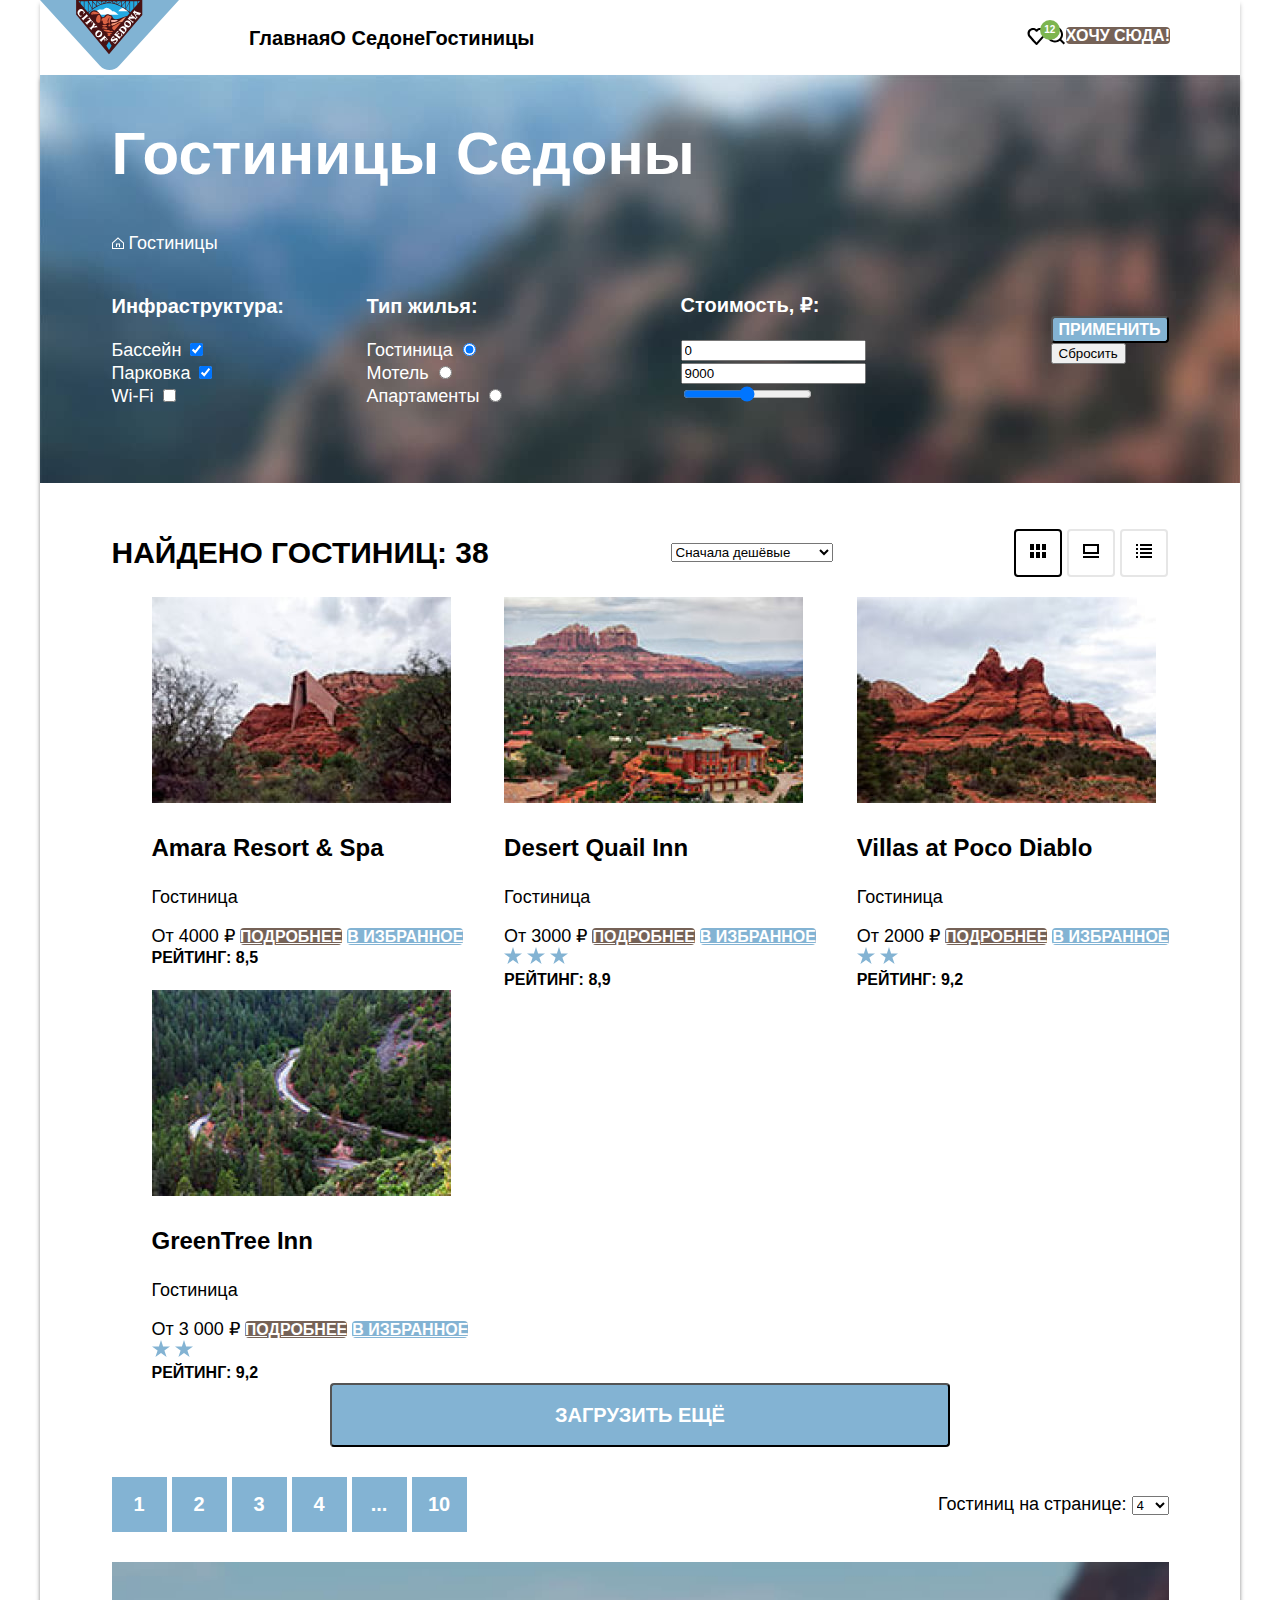
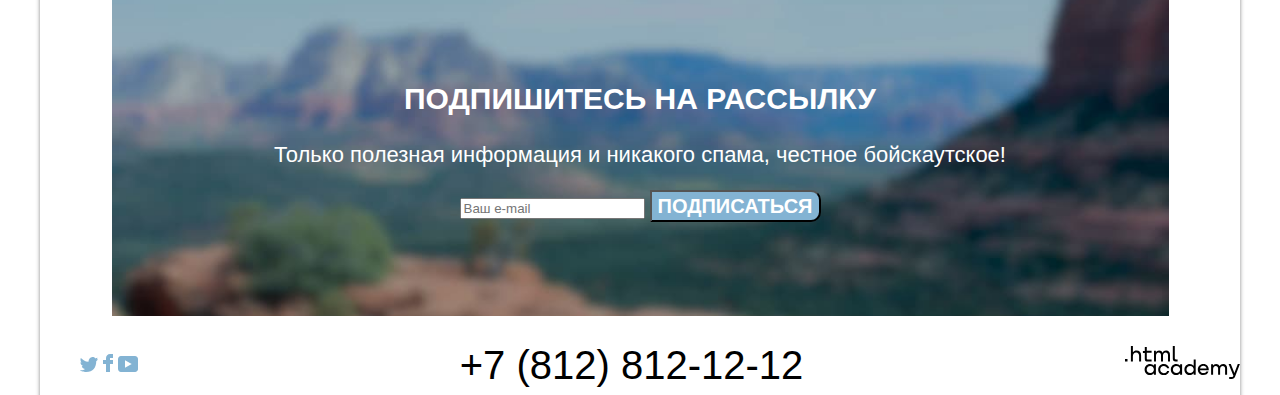
<file: 5/catalog.html>
<!DOCTYPE html>
<html lang="en">

<head>
  <meta charset="UTF-8" />
  <meta http-equiv="X-UA-Compatible" content="IE=edge" />
  <meta name="viewport" content="width=device-width, initial-scale=1.0" />
  <link rel="stylesheet" href="styles.css">
  <title>Catalog</title>
  <base href="https://htmlacademy-htmlcss.github.io/1981647-sedona-33/5/">
</head>

<body>
  <div class="wrapper-container">
    <header class="page-header">
      <a href="index.html" class="logo">
        <img src="images/logo.svg" width="139" height="70" alt="City of Sedona Logo">
      </a>
      <nav class="navigation">
        <ul class="navigation-list">
          <li class="navigation-item">
            <a href="index.html" class="navigation-link">Главная</a>
          </li>
          <li class="navigation-item">
            <a href="#" class="navigation-link">О Седоне</a>
          </li>
          <li class="navigation-item">
            <a href="#" class="navigation-link">Гостиницы</a>
          </li>
        </ul>

        <ul class="navigation-list navigation-user">
          <li class="navigation-item">
            <a href="#" class="navigation-link favourite">
              <svg width="19" height="17" viewBox="0 0 19 17" fill="none" xmlns="http://www.w3.org/2000/svg">
                <path
                  d="M9.44382 17C9.14296 17 8.84211 16.9 8.64155 16.6C3.22622 10.5 1.92253 9.1 1.62168 8.7C0.91969 7.8 0.518555 6.6 0.518555 5.4C0.518555 2.4 2.92537 0 6.03416 0C7.33785 0 8.54126 0.5 9.5441 1.3C10.5469 0.5 11.8506 0 13.054 0C16.0625 0 18.5696 2.4 18.5696 5.4C18.5696 6.7 18.0682 7.9 17.266 8.8L10.2461 16.7C10.0455 16.9 9.84495 17 9.44382 17ZM3.42679 7.5C3.72764 7.9 6.93672 11.5 9.5441 14.4L15.7617 7.4C16.2631 6.9 16.4637 6.2 16.4637 5.4C16.4637 3.6 14.9594 2.1 13.1543 2.1C12.1515 2.1 11.1486 2.6 10.4467 3.4C10.1458 3.7 9.84495 3.8 9.5441 3.8C9.24325 3.8 8.9424 3.6 8.74183 3.4C8.03984 2.6 7.037 2.1 6.03416 2.1C4.22906 2.1 2.7248 3.6 2.7248 5.4C2.62452 6.3 3.02565 7 3.42679 7.5C3.3265 7.5 3.3265 7.5 3.42679 7.5Z"
                  fill="black" />
              </svg>
              <span class="count">12</span>
              <span class="visually-hidden">Избранное</span>
            </a>
          </li>
          <li class="navigation-item">
            <a href class="navigation-link">
              <svg width="20" height="19" viewBox="0 0 20 19" fill="none" xmlns="http://www.w3.org/2000/svg">
                <path
                  d="M19.0257 17.05L15.3152 13.35C16.318 12.05 17.02 10.35 17.02 8.44995C17.02 4.04995 13.4098 0.449951 8.99732 0.449951C4.58483 0.449951 0.974609 4.14995 0.974609 8.54995C0.974609 12.95 4.58483 16.55 8.99732 16.55C10.8024 16.55 12.5072 15.95 13.9112 14.85L17.6217 18.55L19.0257 17.05ZM8.99732 14.55C5.68795 14.55 2.98029 11.85 2.98029 8.54995C2.98029 5.24995 5.68795 2.54995 8.99732 2.54995C12.3067 2.54995 15.0143 5.24995 15.0143 8.54995C15.0143 11.85 12.3067 14.55 8.99732 14.55Z"
                  fill="black" />
              </svg>
              <span class="visually-hidden">Поиск</span></a>
          </li>
          <li class="navigation-item">
            <a href class="navigation-link-button">Хочу сюда!</a>
          </li>
        </ul>
      </nav>
    </header>
    <div class="wrapper-container">
      <main class="catalog-main main-container">
        <section class="catalog-hotel-search">
          <div class="sorting-container">
            <h1 class="catalog-page-title">Гостиницы Седоны</h1>
            <ul class="breadcrumbs">
              <li class="breadcrumbs-item">
                <a class="breadcrumbs-link" href="index.html"><img src="images/icons/home_page.svg"
                    alt="Icon for main page" /></a>
              </li>
              <li class="breadcrumbs-item"><a class="breadcrumbs-link">Гостиницы</a></li>
            </ul>
            <form action="https://echo.htmlacademy.htmlacademy_ru" class="hotel-search-form">
              <h2 class="visually-hidden">Поиск отеля</h2>
              <div class="hotel-search-infrastructure">
                <h3 class="hotel-search-title">Инфраструктура:</h3>
                <label for="pool" class="hotel-search-checklist">Бассейн</label>
                <input type="checkbox" id="pool" checked />
                <label for="parking" class="hotel-search-checklist">Парковка</label>
                <input type="checkbox" id="parking" checked /><br>
                <label for="wifi" class="hotel-search-checklist">Wi-Fi</label>
                <input type="checkbox" id="wifi" />
              </div>
              <div class="hotel-search-housing">
                <h3 class="hotel-search-title">Тип жилья:</h3>
                <label for="hotel" class="hotel-search-checkbox">Гостиница</label>
                <input type="radio" id="hotel" checked name="housing-type" />
                <label for="motel" class="hotel-search-checkbox">Мотель</label>
                <input type="radio" id="motel" name="housing-type" />
                <label for="apartments" class="hotel-search-checkbox">Апартаменты</label>
                <input type="radio" id="apartments" name="housing-type" />
              </div>
              <div class="hotel-search-cost">
                <h3 class="hotel-search-title">Стоимость, ₽:</h3>
                <input type="number" name="min-price" value="0" />
                <input type="number" name="max-price" value="9000" />
                <input type="range" min="0" max="9000" />
              </div>
              <div class="buttons-container">
                <button class="submit-button" type="submit">Применить</button>
                <button class="reset-button" type="reset">Сбросить</button>
              </div>
            </form>
          </div>
        </section>
        <section class="search-results">
          <div class="search-results-wrapper">
            <h2 class="hotel-found">Найдено гостиниц: 38</h2>
            <select class="select-control" aria-label="Сортировка">
              <option value="cheapest">Сначала дешёвые</option>
              <option value="popular">Сначала популярные</option>
              <option value="luxe">Максмимум Комфорта</option>
            </select>
            <div class="search-display-wrapper">
              <button type="button" class="element-view button-tile active">
                <svg width="16" height="14" viewBox="0 0 16 14" fill="none" xmlns="http://www.w3.org/2000/svg">
                  <path d="M4 0H0V6H4V0Z" fill="black" />
                  <path d="M16 0H12V6H16V0Z" fill="black" />
                  <path d="M10 0H6V6H10V0Z" fill="black" />
                  <path d="M4 8H0V14H4V8Z" fill="black" />
                  <path d="M16 8H12V14H16V8Z" fill="black" />
                  <path d="M10 8H6V14H10V8Z" fill="black" />
                </svg>
                <span class="visually-hidden">Показать карточки</span></button>
              <button type="button" class="element-view button-slide">
                <svg width="16" height="14" viewBox="0 0 16 14" fill="none" xmlns="http://www.w3.org/2000/svg">
                  <path d="M16 12H0V14H16V12Z" fill="black" />
                  <path d="M14 2V8H2V2H14ZM16 0H0V10H16V0Z" fill="black" />
                </svg>
                <span class="visually-hidden">Показать слайд</span>
              </button>
              <button type="button" class="element-view button-list">
                <svg width="16" height="14" viewBox="0 0 16 14" fill="none" xmlns="http://www.w3.org/2000/svg">
                  <path d="M2 0H0V2H2V0Z" fill="black" />
                  <path d="M16 0H4V2H16V0Z" fill="black" />
                  <path d="M2 4H0V6H2V4Z" fill="black" />
                  <path d="M16 4H4V6H16V4Z" fill="black" />
                  <path d="M2 8H0V10H2V8Z" fill="black" />
                  <path d="M16 8H4V10H16V8Z" fill="black" />
                  <path d="M2 12H0V14H2V12Z" fill="black" />
                  <path d="M16 12H4V14H16V12Z" fill="black" />
                </svg>
                <span class="visually-hidden">Показать список</span>
              </button>
            </div>
          </div>
          <ul class="hotel-search-list">
            <li class="hotel-card">
              <a href="" class="hotel-card-link">
                <img src="images/content/amara.jpg" alt="Amara Resort & Spa" class="hotel-card-image" width="299"
                  height="206">
                <h3 class="hotel-card-title">Amara Resort & Spa</h3>
              </a>
              <p>Гостиница</p>
              <span>От 4000 ₽</span>
              <a href="#" class="hotel-card-button">подробнее</a>
              <a href="" class="hotel-card-button-favourite">В избранное</a>
              <div class="hotel-review">
                <div class="star-review">

                  <span class="visually-hidden">Four-star hotel</span>
                </div>
                <b class="customer-rating">Рейтинг: 8,5</b>
              </div>
            </li>
            <li class="hotel-card">
              <a href="" class="hotel-card-link">
                <img src="images/content/desert.jpg" alt="Desert Quail Inn" class="hotel-card-image" width="299"
                  height="206">
                <h3 class="hotel-card-title">Desert Quail Inn</h3>
              </a>
              <p>Гостиница</p>
              <span>От 3000 ₽</span>
              <a href="#" class="hotel-card-button">подробнее</a>
              <a href="" class="hotel-card-button-favourite">В избранное</a>
              <div class="hotel-review">
                <div class="star-review">
                  <svg width="18" height="17" viewBox="0 0 18 17" fill="none" xmlns="http://www.w3.org/2000/svg">
                    <path d="M9 0L11.1 6.5H18L12.4 10.5L14.6 17L9 13L3.4 17L5.6 10.5L0 6.5H6.9L9 0Z" fill="#83B3D3" />
                  </svg>
                  <svg width="18" height="17" viewBox="0 0 18 17" fill="none" xmlns="http://www.w3.org/2000/svg">
                    <path d="M9 0L11.1 6.5H18L12.4 10.5L14.6 17L9 13L3.4 17L5.6 10.5L0 6.5H6.9L9 0Z" fill="#83B3D3" />
                  </svg>
                  <svg width="18" height="17" viewBox="0 0 18 17" fill="none" xmlns="http://www.w3.org/2000/svg">
                    <path d="M9 0L11.1 6.5H18L12.4 10.5L14.6 17L9 13L3.4 17L5.6 10.5L0 6.5H6.9L9 0Z" fill="#83B3D3" />
                  </svg>
                  <span class="visually-hidden">Three-star hotel</span>
                </div>
                <b class="customer-rating">Рейтинг: 8,9</b>
              </div>
            </li>
            <li class="hotel-card">
              <a href="" class="hotel-card-link">
                <img src="images/content/villaspoco.jpg" alt="Villas at Poco Diablo" class="hotel-card-image"
                  width="299" height="206">
                <h3 class="hotel-card-title">Villas at Poco Diablo</h3>
              </a>
              <p>Гостиница</p>
              <span>От 2000 ₽</span>
              <a href="#" class="hotel-card-button">подробнее</a>
              <a href="" class="hotel-card-button-favourite">В избранное</a>
              <div class="hotel-review">
                <div class="star-review">
                  <svg width="18" height="17" viewBox="0 0 18 17" fill="none" xmlns="http://www.w3.org/2000/svg">
                    <path d="M9 0L11.1 6.5H18L12.4 10.5L14.6 17L9 13L3.4 17L5.6 10.5L0 6.5H6.9L9 0Z" fill="#83B3D3" />
                  </svg>
                  <svg width="18" height="17" viewBox="0 0 18 17" fill="none" xmlns="http://www.w3.org/2000/svg">
                    <path d="M9 0L11.1 6.5H18L12.4 10.5L14.6 17L9 13L3.4 17L5.6 10.5L0 6.5H6.9L9 0Z" fill="#83B3D3" />
                  </svg>
                  <span class="visually-hidden">Two-star hotel</span>
                </div>
                <b class="customer-rating">Рейтинг: 9,2</b>
              </div>
            </li>
            <li class="hotel-card">
              <a href="" class="hotel-card-link">
                <img src="images/content/greentree.jpg" alt="GreenTree Inn" class="hotel-card-image" width="299"
                  height="206">
                <h3 class="hotel-card-title">GreenTree Inn</h3>
              </a>
              <p>Гостиница</p>
              <span>От 3 000 ₽</span>
              <a href="#" class="hotel-card-button">подробнее</a>
              <a href="" class="hotel-card-button-favourite">В избранное</a>
              <div class="hotel-review">
                <div class="star-review">
                  <svg width="18" height="17" viewBox="0 0 18 17" fill="none" xmlns="http://www.w3.org/2000/svg">
                    <path d="M9 0L11.1 6.5H18L12.4 10.5L14.6 17L9 13L3.4 17L5.6 10.5L0 6.5H6.9L9 0Z" fill="#83B3D3" />
                  </svg>
                  <svg width="18" height="17" viewBox="0 0 18 17" fill="none" xmlns="http://www.w3.org/2000/svg">
                    <path d="M9 0L11.1 6.5H18L12.4 10.5L14.6 17L9 13L3.4 17L5.6 10.5L0 6.5H6.9L9 0Z" fill="#83B3D3" />
                  </svg>
                  <span class="visually-hidden">Two-star hotel</span>
                </div>
                <b class="customer-rating">Рейтинг: 9,2</b>
              </div>
            </li>
          </ul>
          <div class="more-results">
            <button class="more-results-button">Загрузить ещё</button>
          </div>
          <div class="pagination">
            <div class="pagination-links">
              <a href="" class="pagination-link">1</a>
              <a href="" class="pagination-link">2</a>
              <a href="" class="pagination-link">3</a>
              <a href="" class="pagination-link">4</a>
              <a href="" class="pagination-link">...</a>
              <a href="" class="pagination-link">10</a>
            </div>
            <div class="pagination-display">
              <span>Гостиниц на странице:</span>
              <select class="pagination-select">
                <option value="4">4</option>
                <option value="8">8</option>
                <option value="16">16</option>
              </select>
            </div>
          </div>
          <section class="newsletter">
            <h2 class="newsletter-title">Подпишитесь на рассылку</h2>
            <p class="newsletter-text">
              Только полезная информация и никакого спама, честное бойскаутское!
            </p>
            <form class="newsletter-form" action="https://echo.htmlsacademy.ru/" method="post">
              <label class="visually-hidden" for="user-email">Введите ваш емэйл</label>
              <input type="email" class="newsletter-email" placeholder="Ваш e-mail" id="user-email" />
              <button class="newsletter-button" type="submit">
                Подписаться
              </button>
            </form>
          </section>
        </section>
      </main>
      <footer class="footer">
        <div class="footer-social">
          <h2 class="visually-hidden">Ссылки на Социальные сети</h2>
          <ul class="social-links-list">
            <li class="social-link-item"><a href="https://twitter.com/htmlacademy_ru" class="twitter"><span
                  class="visually-hidden">Ссылка на Твиттер</span></a></li>
            <li class="social-link-item"><a href="https://www.facebook.com/htmlacademy" class="facebook"><span
                  class="visually-hidden">Ссылка на Фейсбук</span></a></li>
            <li class="social-link-item"><a href="https://www.youtube.com/c/HTMLAcademyRUS" class="youtube"><span
                  class="visually-hidden">Ссылка на Ютюб</span>
              </a></li>
          </ul>
        </div>
        <a href="tel:+78128121212" class="footer-phone">+7 (812) 812-12-12</a>
        <a href="https://htmlacademy.ru/" class="footer-logo"><img src="images/icons/logo_htmlacademy.svg"
            alt="HTMLacademy logo" width="115" height="34" /></a>
      </footer>
    </div>
</body>

</html>
</file>
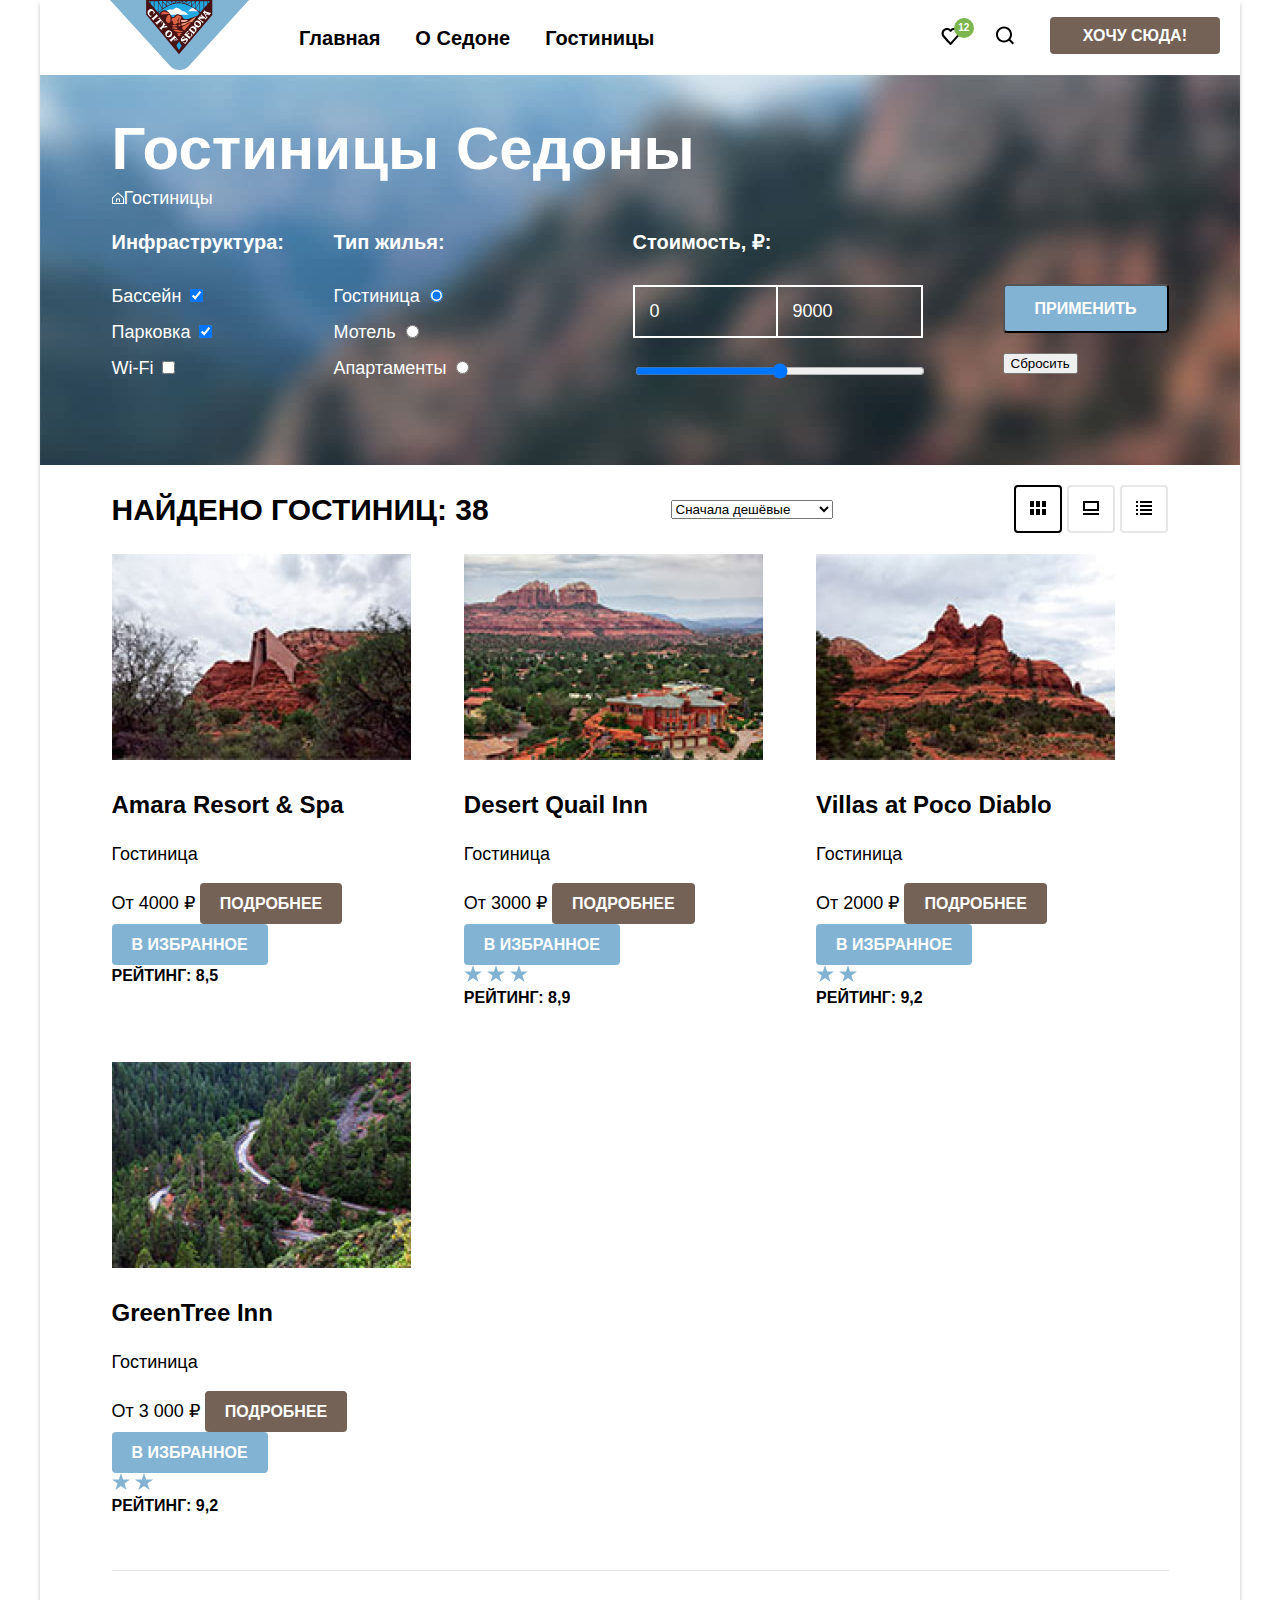
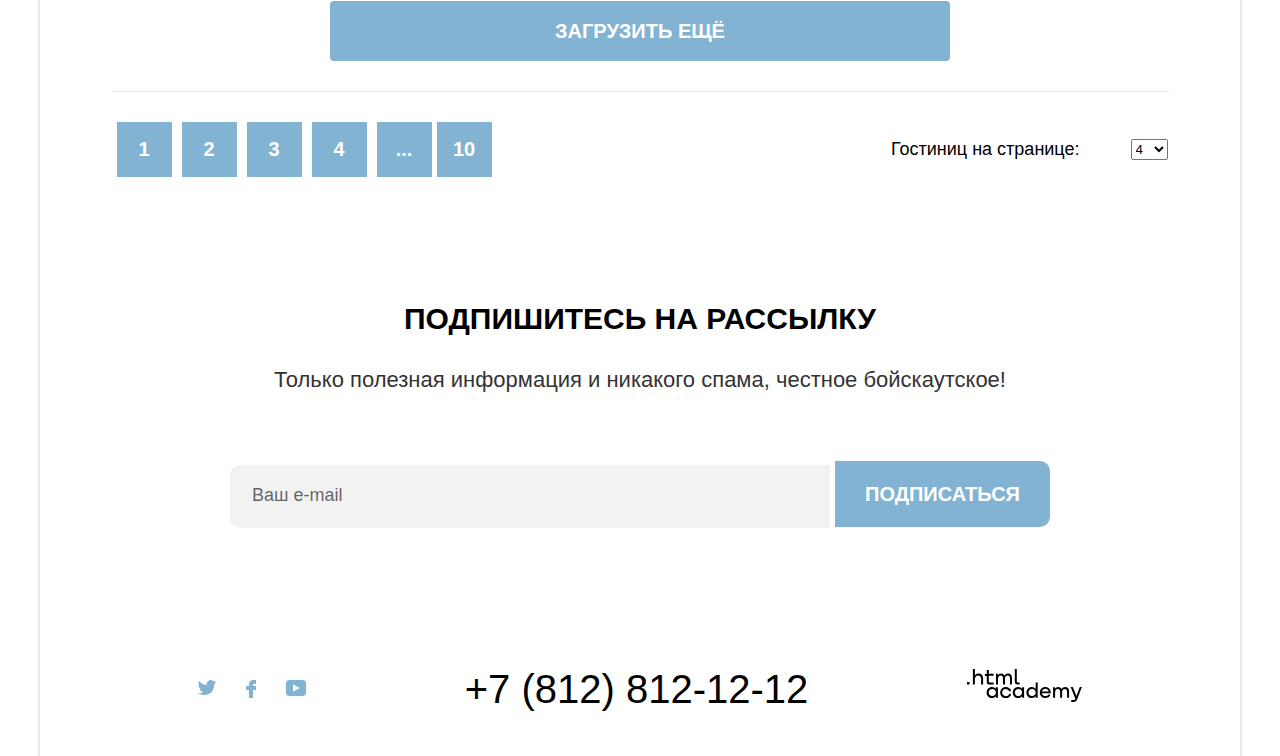
<file: 6/catalog.html>
<!DOCTYPE html>
<html lang="en">

<head>
  <meta charset="UTF-8" />
  <meta http-equiv="X-UA-Compatible" content="IE=edge" />
  <meta name="viewport" content="width=device-width, initial-scale=1.0" />
  <link rel="stylesheet" href="styles/styles.css">
  <title>Catalog</title>
  <base href="https://htmlacademy-htmlcss.github.io/1981647-sedona-33/6/">
</head>

<body>
  <div class="wrapper">
    <header class="page-header">
      <a href="index.html" class="logo">
        <img src="images/logo.svg" width="139" height="70" alt="City of Sedona Logo">
      </a>
      <nav class="navigation">
        <ul class="navigation-list">
          <li class="navigation-item">
            <a href="index.html" class="navigation-link">Главная</a>
          </li>
          <li class="navigation-item">
            <a href="#" class="navigation-link">О Седоне</a>
          </li>
          <li class="navigation-item">
            <a href="#" class="navigation-link">Гостиницы</a>
          </li>
        </ul>

        <ul class="navigation-list navigation-user">
          <li class="navigation-item">
            <a href="#" class="navigation-link favourite">
              <svg width="19" height="17" viewBox="0 0 19 17" fill="none" xmlns="http://www.w3.org/2000/svg">
                <path
                  d="M9.44382 17C9.14296 17 8.84211 16.9 8.64155 16.6C3.22622 10.5 1.92253 9.1 1.62168 8.7C0.91969 7.8 0.518555 6.6 0.518555 5.4C0.518555 2.4 2.92537 0 6.03416 0C7.33785 0 8.54126 0.5 9.5441 1.3C10.5469 0.5 11.8506 0 13.054 0C16.0625 0 18.5696 2.4 18.5696 5.4C18.5696 6.7 18.0682 7.9 17.266 8.8L10.2461 16.7C10.0455 16.9 9.84495 17 9.44382 17ZM3.42679 7.5C3.72764 7.9 6.93672 11.5 9.5441 14.4L15.7617 7.4C16.2631 6.9 16.4637 6.2 16.4637 5.4C16.4637 3.6 14.9594 2.1 13.1543 2.1C12.1515 2.1 11.1486 2.6 10.4467 3.4C10.1458 3.7 9.84495 3.8 9.5441 3.8C9.24325 3.8 8.9424 3.6 8.74183 3.4C8.03984 2.6 7.037 2.1 6.03416 2.1C4.22906 2.1 2.7248 3.6 2.7248 5.4C2.62452 6.3 3.02565 7 3.42679 7.5C3.3265 7.5 3.3265 7.5 3.42679 7.5Z"
                  fill="black" />
              </svg>
              <span class="count">12</span>
              <span class="visually-hidden">Избранное</span>
            </a>
          </li>
          <li class="navigation-item">
            <a href class="navigation-link">
              <svg width="20" height="19" viewBox="0 0 20 19" fill="none" xmlns="http://www.w3.org/2000/svg">
                <path
                  d="M19.0257 17.05L15.3152 13.35C16.318 12.05 17.02 10.35 17.02 8.44995C17.02 4.04995 13.4098 0.449951 8.99732 0.449951C4.58483 0.449951 0.974609 4.14995 0.974609 8.54995C0.974609 12.95 4.58483 16.55 8.99732 16.55C10.8024 16.55 12.5072 15.95 13.9112 14.85L17.6217 18.55L19.0257 17.05ZM8.99732 14.55C5.68795 14.55 2.98029 11.85 2.98029 8.54995C2.98029 5.24995 5.68795 2.54995 8.99732 2.54995C12.3067 2.54995 15.0143 5.24995 15.0143 8.54995C15.0143 11.85 12.3067 14.55 8.99732 14.55Z"
                  fill="black" />
              </svg>
              <span class="visually-hidden">Поиск</span></a>
          </li>
          <li class="navigation-item">
            <a href class="navigation-link-button">Хочу сюда!</a>
          </li>
        </ul>
      </nav>
    </header>

    <main class="catalog-main main-container">
      <section class="catalog-hotel-search">
        <div class="sorting-container">
          <h1 class="catalog-page-title">Гостиницы Седоны</h1>
          <ul class="breadcrumbs">
            <li class="breadcrumbs-item">
              <a class="breadcrumbs-link" href="index.html"><img src="images/icons/home_page.svg"
                  alt="Icon for main page" /></a>
            </li>
            <li class="breadcrumbs-item"><a class="breadcrumbs-link">Гостиницы</a></li>
          </ul>
          <form action="https://echo.htmlacademy.htmlacademy_ru" class="hotel-search-form">
            <h2 class="visually-hidden">Поиск отеля</h2>
            <div class="hotel-search-infrastructure">
              <h3 class="hotel-search-title">Инфраструктура:</h3>
              <label for="pool" class="hotel-search-checklist">Бассейн
                <input type="checkbox" id="pool" checked />
              </label>
              <label for="parking" class="hotel-search-checklist">Парковка
                <input type="checkbox" id="parking" checked />
              </label>
              <label for="wifi" class="hotel-search-checklist">Wi-Fi
                <input type="checkbox" id="wifi" />
              </label>
            </div>
            <div class="hotel-search-housing">
              <h3 class="hotel-search-title">Тип жилья:</h3>
              <label for="hotel" class="hotel-search-checkbox">Гостиница
                <input type="radio" id="hotel" checked name="housing-type" />
              </label>
              <label for="motel" class="hotel-search-checkbox">Мотель
                <input type="radio" id="motel" name="housing-type" />
              </label>
              <label for="apartments" class="hotel-search-checkbox">Апартаменты
                <input type="radio" id="apartments" name="housing-type" />
              </label>
            </div>
            <div class="hotel-search-cost">
              <h3 class="hotel-search-title">Стоимость, ₽:</h3>
              <input type="number" name="min-price" value="0" class="min-price" />
              <input type="number" name="max-price" value="9000" class="max-price" />
              <input type="range" min="0" max="9000" class="range" />
            </div>
            <div class="buttons-container">
              <button class="submit-button" type="submit">Применить</button>
              <button class="reset-button" type="reset">Сбросить</button>
            </div>
          </form>
        </div>
      </section>
      <section class="search-results">
        <div class="search-results-wrapper">
          <h2 class="hotel-found">Найдено гостиниц: 38</h2>
          <select class="select-control" aria-label="Сортировка">
            <option value="cheapest">Сначала дешёвые</option>
            <option value="popular">Сначала популярные</option>
            <option value="luxe">Максмимум Комфорта</option>
          </select>
          <div class="search-display-wrapper">
            <button type="button" class="element-view button-tile active">
              <svg width="16" height="14" viewBox="0 0 16 14" fill="none" xmlns="http://www.w3.org/2000/svg">
                <path d="M4 0H0V6H4V0Z" fill="black" />
                <path d="M16 0H12V6H16V0Z" fill="black" />
                <path d="M10 0H6V6H10V0Z" fill="black" />
                <path d="M4 8H0V14H4V8Z" fill="black" />
                <path d="M16 8H12V14H16V8Z" fill="black" />
                <path d="M10 8H6V14H10V8Z" fill="black" />
              </svg>
              <span class="visually-hidden">Показать карточки</span></button>
            <button type="button" class="element-view button-slide">
              <svg width="16" height="14" viewBox="0 0 16 14" fill="none" xmlns="http://www.w3.org/2000/svg">
                <path d="M16 12H0V14H16V12Z" fill="black" />
                <path d="M14 2V8H2V2H14ZM16 0H0V10H16V0Z" fill="black" />
              </svg>
              <span class="visually-hidden">Показать слайд</span>
            </button>
            <button type="button" class="element-view button-list">
              <svg width="16" height="14" viewBox="0 0 16 14" fill="none" xmlns="http://www.w3.org/2000/svg">
                <path d="M2 0H0V2H2V0Z" fill="black" />
                <path d="M16 0H4V2H16V0Z" fill="black" />
                <path d="M2 4H0V6H2V4Z" fill="black" />
                <path d="M16 4H4V6H16V4Z" fill="black" />
                <path d="M2 8H0V10H2V8Z" fill="black" />
                <path d="M16 8H4V10H16V8Z" fill="black" />
                <path d="M2 12H0V14H2V12Z" fill="black" />
                <path d="M16 12H4V14H16V12Z" fill="black" />
              </svg>
              <span class="visually-hidden">Показать список</span>
            </button>
          </div>
        </div>
        <ul class="hotel-search-list">
          <li class="hotel-card">
            <a href="" class="hotel-card-link">
              <img src="images/content/amara.jpg" alt="Amara Resort & Spa" class="hotel-card-image" width="299"
                height="206">
              <h3 class="hotel-card-title">Amara Resort & Spa</h3>
            </a>
            <p>Гостиница</p>
            <span>От 4000 ₽</span>
            <a href="#" class="hotel-card-button">подробнее</a>
            <a href="" class="hotel-card-button-favourite">В избранное</a>
            <div class="hotel-review">
              <div class="star-review">

                <span class="visually-hidden">Four-star hotel</span>
              </div>
              <b class="customer-rating">Рейтинг: 8,5</b>
            </div>
          </li>
          <li class="hotel-card">
            <a href="" class="hotel-card-link">
              <img src="images/content/desert.jpg" alt="Desert Quail Inn" class="hotel-card-image" width="299"
                height="206">
              <h3 class="hotel-card-title">Desert Quail Inn</h3>
            </a>
            <p>Гостиница</p>
            <span>От 3000 ₽</span>
            <a href="#" class="hotel-card-button">подробнее</a>
            <a href="" class="hotel-card-button-favourite">В избранное</a>
            <div class="hotel-review">
              <div class="star-review">
                <svg width="18" height="17" viewBox="0 0 18 17" fill="none" xmlns="http://www.w3.org/2000/svg">
                  <path d="M9 0L11.1 6.5H18L12.4 10.5L14.6 17L9 13L3.4 17L5.6 10.5L0 6.5H6.9L9 0Z" fill="#83B3D3" />
                </svg>
                <svg width="18" height="17" viewBox="0 0 18 17" fill="none" xmlns="http://www.w3.org/2000/svg">
                  <path d="M9 0L11.1 6.5H18L12.4 10.5L14.6 17L9 13L3.4 17L5.6 10.5L0 6.5H6.9L9 0Z" fill="#83B3D3" />
                </svg>
                <svg width="18" height="17" viewBox="0 0 18 17" fill="none" xmlns="http://www.w3.org/2000/svg">
                  <path d="M9 0L11.1 6.5H18L12.4 10.5L14.6 17L9 13L3.4 17L5.6 10.5L0 6.5H6.9L9 0Z" fill="#83B3D3" />
                </svg>
                <span class="visually-hidden">Three-star hotel</span>
              </div>
              <b class="customer-rating">Рейтинг: 8,9</b>
            </div>
          </li>
          <li class="hotel-card">
            <a href="" class="hotel-card-link">
              <img src="images/content/villaspoco.jpg" alt="Villas at Poco Diablo" class="hotel-card-image" width="299"
                height="206">
              <h3 class="hotel-card-title">Villas at Poco Diablo</h3>
            </a>
            <p>Гостиница</p>
            <span>От 2000 ₽</span>
            <a href="#" class="hotel-card-button">подробнее</a>
            <a href="" class="hotel-card-button-favourite">В избранное</a>
            <div class="hotel-review">
              <div class="star-review">
                <svg width="18" height="17" viewBox="0 0 18 17" fill="none" xmlns="http://www.w3.org/2000/svg">
                  <path d="M9 0L11.1 6.5H18L12.4 10.5L14.6 17L9 13L3.4 17L5.6 10.5L0 6.5H6.9L9 0Z" fill="#83B3D3" />
                </svg>
                <svg width="18" height="17" viewBox="0 0 18 17" fill="none" xmlns="http://www.w3.org/2000/svg">
                  <path d="M9 0L11.1 6.5H18L12.4 10.5L14.6 17L9 13L3.4 17L5.6 10.5L0 6.5H6.9L9 0Z" fill="#83B3D3" />
                </svg>
                <span class="visually-hidden">Two-star hotel</span>
              </div>
              <b class="customer-rating">Рейтинг: 9,2</b>
            </div>
          </li>
          <li class="hotel-card">
            <a href="" class="hotel-card-link">
              <img src="images/content/greentree.jpg" alt="GreenTree Inn" class="hotel-card-image" width="299"
                height="206">
              <h3 class="hotel-card-title">GreenTree Inn</h3>
            </a>
            <p>Гостиница</p>
            <span>От 3 000 ₽</span>
            <a href="#" class="hotel-card-button">подробнее</a>
            <a href="" class="hotel-card-button-favourite">В избранное</a>
            <div class="hotel-review">
              <div class="star-review">
                <svg width="18" height="17" viewBox="0 0 18 17" fill="none" xmlns="http://www.w3.org/2000/svg">
                  <path d="M9 0L11.1 6.5H18L12.4 10.5L14.6 17L9 13L3.4 17L5.6 10.5L0 6.5H6.9L9 0Z" fill="#83B3D3" />
                </svg>
                <svg width="18" height="17" viewBox="0 0 18 17" fill="none" xmlns="http://www.w3.org/2000/svg">
                  <path d="M9 0L11.1 6.5H18L12.4 10.5L14.6 17L9 13L3.4 17L5.6 10.5L0 6.5H6.9L9 0Z" fill="#83B3D3" />
                </svg>
                <span class="visually-hidden">Two-star hotel</span>
              </div>
              <b class="customer-rating">Рейтинг: 9,2</b>
            </div>
          </li>
        </ul>
        <div class="more-results">
          <button class="more-results-button">Загрузить ещё</button>
        </div>
        <div class="pagination">
          <div class="pagination-links">
            <a href="" class="pagination-link">1</a>
            <a href="" class="pagination-link">2</a>
            <a href="" class="pagination-link">3</a>
            <a href="" class="pagination-link">4</a>
            <a href="" class="pagination-link">...</a>
            <a href="" class="pagination-link">10</a>
          </div>
          <div class="pagination-display">
            <span>Гостиниц на странице:</span>
            <select class="pagination-select">
              <option value="4">4</option>
              <option value="8">8</option>
              <option value="16">16</option>
            </select>
          </div>
        </div>
        <section class="newsletter">
          <h2 class="newsletter-title">Подпишитесь на рассылку</h2>
          <p class="newsletter-text">
            Только полезная информация и никакого спама, честное бойскаутское!
          </p>
          <form class="newsletter-form" action="https://echo.htmlsacademy.ru/" method="post">
            <label class="visually-hidden" for="user-email">Введите ваш емэйл</label>
            <input type="email" class="newsletter-email" placeholder="Ваш e-mail" id="user-email" />
            <button class="newsletter-button" type="submit">
              Подписаться
            </button>
          </form>
        </section>
      </section>
    </main>
    <footer class="footer">
      <div class="footer-container">
        <div class="footer-social">
          <h2 class="visually-hidden">Ссылки на Социальные сети</h2>
          <ul class="social-links-list">
            <li class="social-link-item"><a href="https://twitter.com/htmlacademy_ru" class="twitter"><span
                  class="visually-hidden">Ссылка на Твиттер</span></a></li>
            <li class="social-link-item"><a href="https://www.facebook.com/htmlacademy" class="facebook"><span
                  class="visually-hidden">Ссылка на Фейсбук</span></a></li>
            <li class="social-link-item"><a href="https://www.youtube.com/c/HTMLAcademyRUS" class="youtube"><span
                  class="visually-hidden">Ссылка на Ютюб</span>
              </a>
            </li>
          </ul>
        </div>
        <a href="tel:+78128121212" class="footer-phone">+7 (812) 812-12-12</a>
        <a href="https://htmlacademy.ru/" class="footer-logo"><img src="images/icons/logo_htmlacademy.svg"
            alt="HTMLacademy logo" width="115" height="34" /></a>
      </div>
    </footer>
  </div>
</body>

</html>
</file>
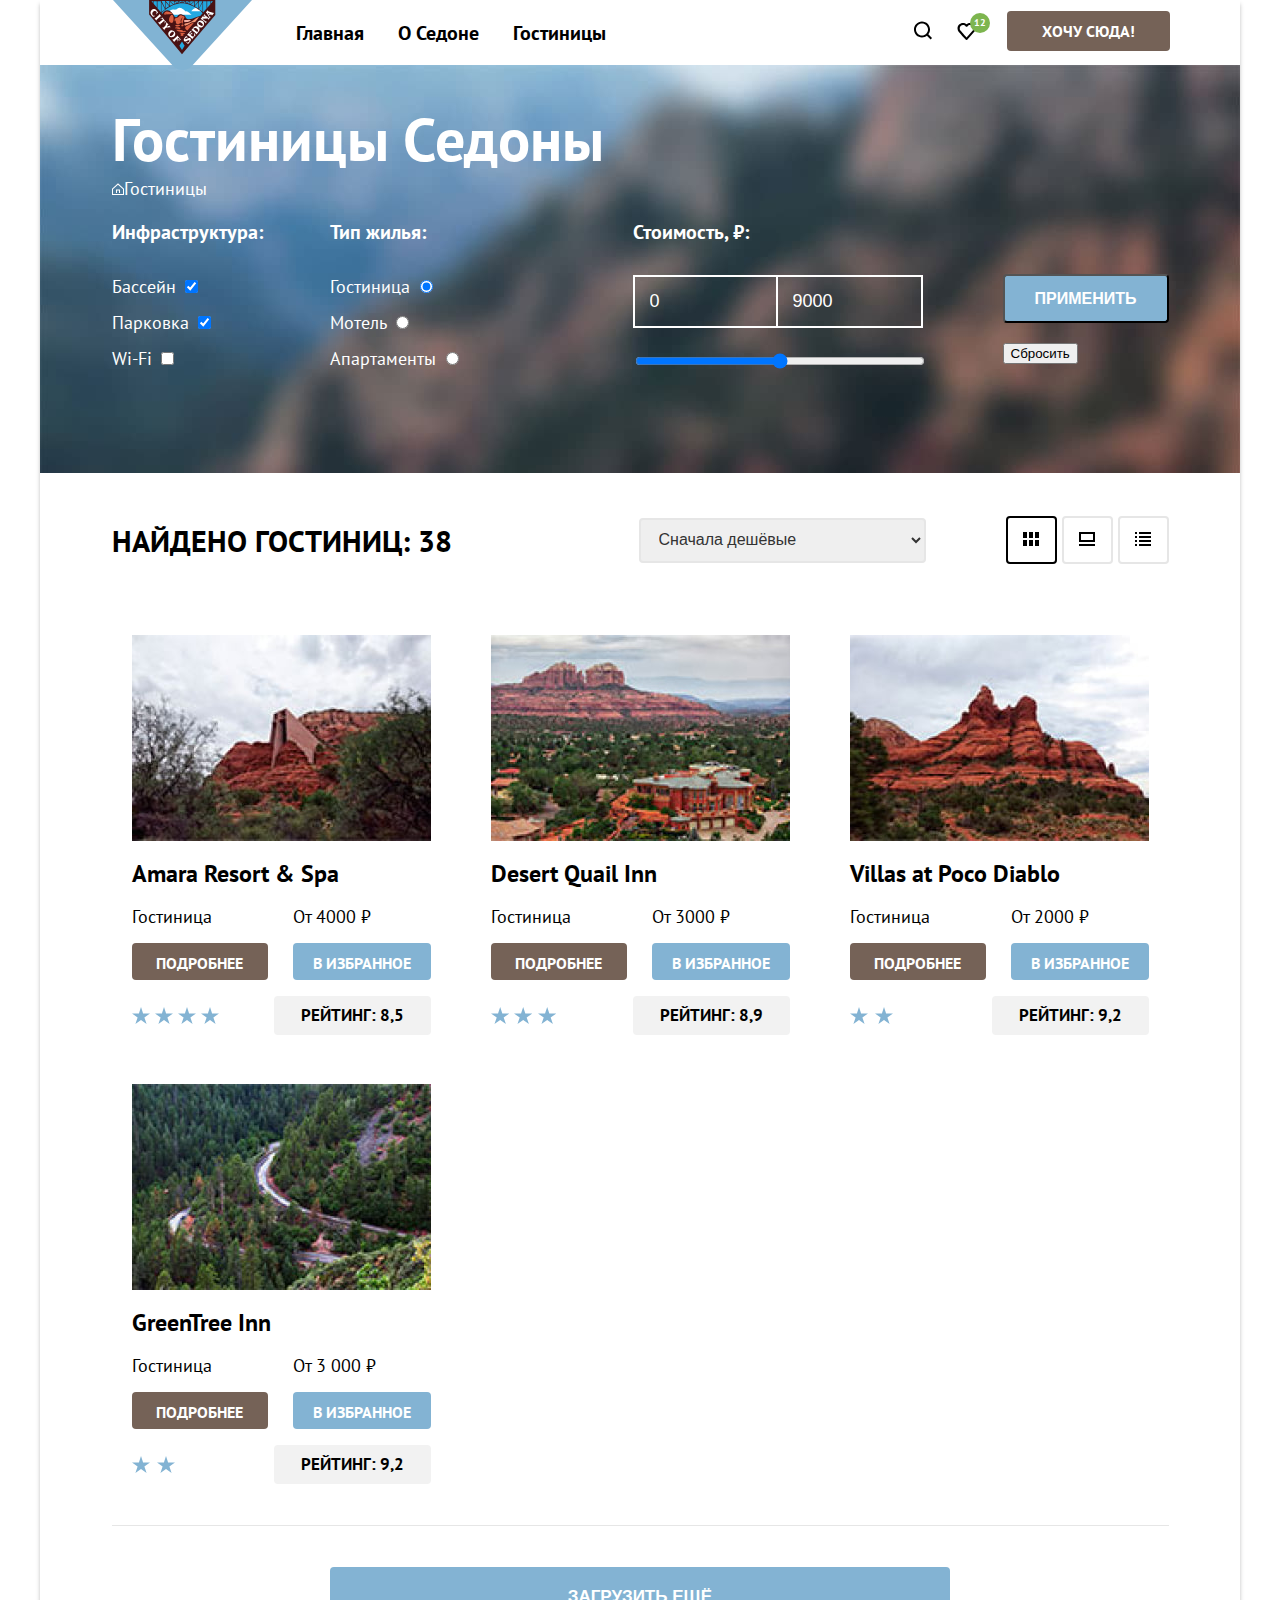
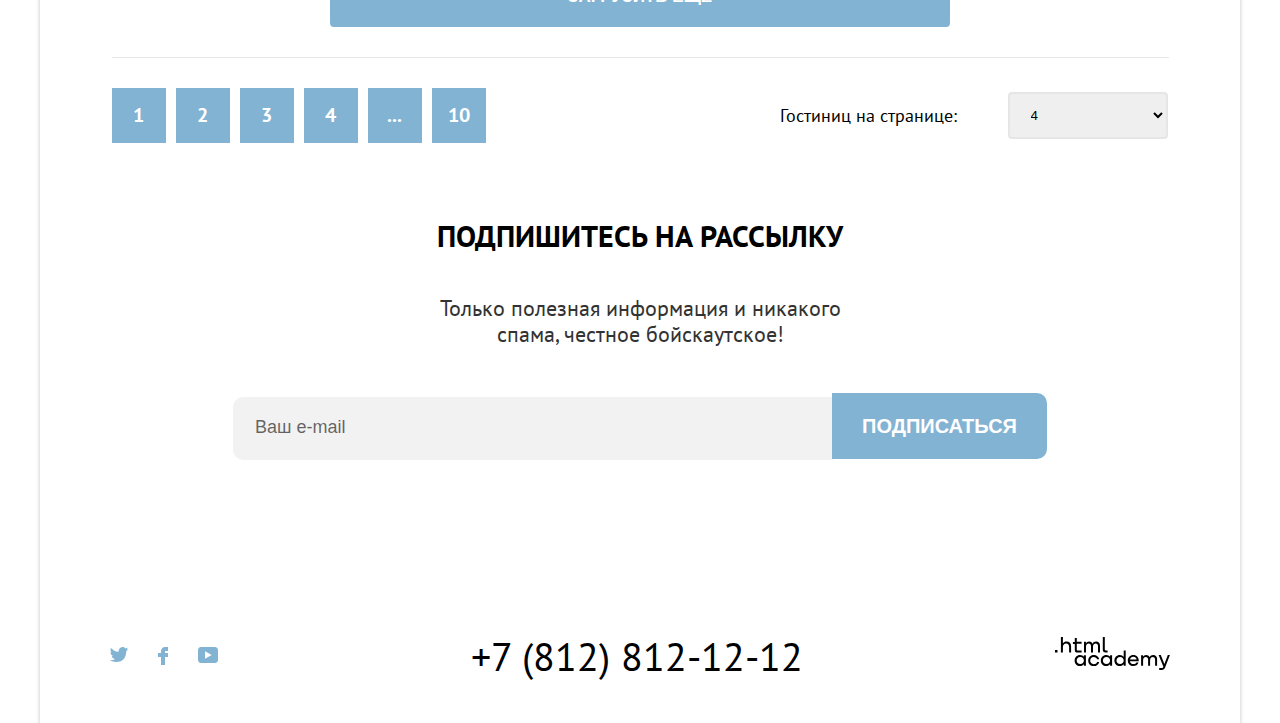
<file: 7/catalog.html>
<!DOCTYPE html>
<html lang="en">

<head>
  <meta charset="UTF-8" />
  <meta http-equiv="X-UA-Compatible" content="IE=edge" />
  <meta name="viewport" content="width=device-width, initial-scale=1.0" />
  <link rel="stylesheet" href="styles/styles.css">
  <title>Catalog</title>
  <base href="https://htmlacademy-htmlcss.github.io/1981647-sedona-33/7/">
</head>

<body>
  <div class="wrapper">
    <header class="page-header">
      
      <nav class="navigation">
        <a href="index.html" class="logo">
          <img src="images/logo.svg" width="139" height="70" alt="City of Sedona Logo">
        </a>
        <ul class="navigation-list">
          <li class="navigation-item">
            <a href="index.html" class="navigation-link">Главная</a>
          </li>
          <li class="navigation-item">
            <a href="#" class="navigation-link">О Седоне</a>
          </li>
          <li class="navigation-item">
            <a href="#" class="navigation-link">Гостиницы</a>
          </li>
        </ul>

        <ul class="navigation-list navigation-user">
          <li class="navigation-item">
            <a href class="navigation-link">
              <svg width="20" height="19" viewBox="0 0 20 19" fill="none" xmlns="http://www.w3.org/2000/svg">
                <path
                  d="M19.0257 17.05L15.3152 13.35C16.318 12.05 17.02 10.35 17.02 8.44995C17.02 4.04995 13.4098 0.449951 8.99732 0.449951C4.58483 0.449951 0.974609 4.14995 0.974609 8.54995C0.974609 12.95 4.58483 16.55 8.99732 16.55C10.8024 16.55 12.5072 15.95 13.9112 14.85L17.6217 18.55L19.0257 17.05ZM8.99732 14.55C5.68795 14.55 2.98029 11.85 2.98029 8.54995C2.98029 5.24995 5.68795 2.54995 8.99732 2.54995C12.3067 2.54995 15.0143 5.24995 15.0143 8.54995C15.0143 11.85 12.3067 14.55 8.99732 14.55Z"
                  fill="black" />
              </svg>
              <span class="visually-hidden">Поиск</span></a>
          </li>
          <li class="navigation-item">
            <a href="#" class="navigation-link favourite">
              <svg width="19" height="17" viewBox="0 0 19 17" fill="none" xmlns="http://www.w3.org/2000/svg">
                <path
                  d="M9.44382 17C9.14296 17 8.84211 16.9 8.64155 16.6C3.22622 10.5 1.92253 9.1 1.62168 8.7C0.91969 7.8 0.518555 6.6 0.518555 5.4C0.518555 2.4 2.92537 0 6.03416 0C7.33785 0 8.54126 0.5 9.5441 1.3C10.5469 0.5 11.8506 0 13.054 0C16.0625 0 18.5696 2.4 18.5696 5.4C18.5696 6.7 18.0682 7.9 17.266 8.8L10.2461 16.7C10.0455 16.9 9.84495 17 9.44382 17ZM3.42679 7.5C3.72764 7.9 6.93672 11.5 9.5441 14.4L15.7617 7.4C16.2631 6.9 16.4637 6.2 16.4637 5.4C16.4637 3.6 14.9594 2.1 13.1543 2.1C12.1515 2.1 11.1486 2.6 10.4467 3.4C10.1458 3.7 9.84495 3.8 9.5441 3.8C9.24325 3.8 8.9424 3.6 8.74183 3.4C8.03984 2.6 7.037 2.1 6.03416 2.1C4.22906 2.1 2.7248 3.6 2.7248 5.4C2.62452 6.3 3.02565 7 3.42679 7.5C3.3265 7.5 3.3265 7.5 3.42679 7.5Z"
                  fill="black" />
              </svg>
              <span class="count">12</span>
              <span class="visually-hidden">Избранное</span>
            </a>
          </li>
          <li class="navigation-item">
            <a href class="navigation-link-button">Хочу сюда!</a>
          </li>
        </ul>
      </nav>
    </header>

    <main class="catalog-main main-container">
      <section class="catalog-hotel-search">
        <div class="sorting-container">
          <h1 class="catalog-page-title">Гостиницы Седоны</h1>
          <ul class="breadcrumbs">
            <li class="breadcrumbs-item">
              <a class="breadcrumbs-link" href="index.html"><img src="images/icons/home_page.svg"
                  alt="Icon for main page" /></a>
            </li>
            <li class="breadcrumbs-item"><a class="breadcrumbs-link">Гостиницы</a></li>
          </ul>
          <form action="https://echo.htmlacademy.htmlacademy_ru" class="hotel-search-form">
            <h2 class="visually-hidden">Поиск отеля</h2>
            <div class="hotel-search-infrastructure">
              <h3 class="hotel-search-title">Инфраструктура:</h3>
              <label for="pool" class="hotel-search-checklist">Бассейн
                <input type="checkbox" id="pool" checked />
              </label>
              <label for="parking" class="hotel-search-checklist">Парковка
                <input type="checkbox" id="parking" checked />
              </label>
              <label for="wifi" class="hotel-search-checklist">Wi-Fi
                <input type="checkbox" id="wifi" />
              </label>
            </div>
            <div class="hotel-search-housing">
              <h3 class="hotel-search-title">Тип жилья:</h3>
              <label for="hotel" class="hotel-search-checkbox">Гостиница
                <input type="radio" id="hotel" checked name="housing-type" />
              </label>
              <label for="motel" class="hotel-search-checkbox">Мотель
                <input type="radio" id="motel" name="housing-type" />
              </label>
              <label for="apartments" class="hotel-search-checkbox">Апартаменты
                <input type="radio" id="apartments" name="housing-type" />
              </label>
            </div>
            <div class="hotel-search-cost">
              <h3 class="hotel-search-title">Стоимость, ₽:</h3>
              <input type="number" name="min-price" value="0" class="min-price" />
              <input type="number" name="max-price" value="9000" class="max-price" />
              <input type="range" min="0" max="9000" class="range" />
            </div>
            <div class="buttons-container">
              <button class="submit-button" type="submit">Применить</button>
              <button class="reset-button" type="reset">Сбросить</button>
            </div>
          </form>
        </div>
      </section>
      <section class="search-results">
        <div class="search-results-wrapper">
          <h2 class="hotel-found">Найдено гостиниц: 38</h2>
          <select class="select-control" aria-label="Сортировка">
            <option value="cheapest">Сначала дешёвые</option>
            <option value="popular">Сначала популярные</option>
            <option value="luxe">Максмимум Комфорта</option>
          </select>
          <div class="search-display-wrapper">
            <button type="button" class="element-view button-tile active">
              <svg width="16" height="14" viewBox="0 0 16 14" fill="none" xmlns="http://www.w3.org/2000/svg">
                <path d="M4 0H0V6H4V0Z" fill="black" />
                <path d="M16 0H12V6H16V0Z" fill="black" />
                <path d="M10 0H6V6H10V0Z" fill="black" />
                <path d="M4 8H0V14H4V8Z" fill="black" />
                <path d="M16 8H12V14H16V8Z" fill="black" />
                <path d="M10 8H6V14H10V8Z" fill="black" />
              </svg>
              <span class="visually-hidden">Показать карточки</span></button>
            <button type="button" class="element-view button-slide">
              <svg width="16" height="14" viewBox="0 0 16 14" fill="none" xmlns="http://www.w3.org/2000/svg">
                <path d="M16 12H0V14H16V12Z" fill="black" />
                <path d="M14 2V8H2V2H14ZM16 0H0V10H16V0Z" fill="black" />
              </svg>
              <span class="visually-hidden">Показать слайд</span>
            </button>
            <button type="button" class="element-view button-list">
              <svg width="16" height="14" viewBox="0 0 16 14" fill="none" xmlns="http://www.w3.org/2000/svg">
                <path d="M2 0H0V2H2V0Z" fill="black" />
                <path d="M16 0H4V2H16V0Z" fill="black" />
                <path d="M2 4H0V6H2V4Z" fill="black" />
                <path d="M16 4H4V6H16V4Z" fill="black" />
                <path d="M2 8H0V10H2V8Z" fill="black" />
                <path d="M16 8H4V10H16V8Z" fill="black" />
                <path d="M2 12H0V14H2V12Z" fill="black" />
                <path d="M16 12H4V14H16V12Z" fill="black" />
              </svg>
              <span class="visually-hidden">Показать список</span>
            </button>
          </div>
        </div>
        <ul class="hotel-search-list">
          <li class="hotel-card">
            <a href="" class="hotel-card-link">
              <img src="images/content/amara.jpg" alt="Amara Resort & Spa" class="hotel-card-image" width="299"
                height="206">
              <h3 class="hotel-card-title">Amara Resort & Spa</h3>
            </a>
            <div class="hotel-review">
              <p>Гостиница</p>
              <span>От 4000 ₽</span>
              <a href="#" class="hotel-card-button">подробнее</a>
              <a href="" class="hotel-card-button-favourite">В избранное</a>
              <div class="rating-container">
              <div class="star-review four-stars">
                <span class="visually-hidden">Four-star hotel</span>
              </div>
              <b class="customer-rating">Рейтинг: 8,5</b>
            </div>
            </div>  
          </li>
          <li class="hotel-card">
            <a href="" class="hotel-card-link">
              <img src="images/content/desert.jpg" alt="Desert Quail Inn" class="hotel-card-image" width="299"
                height="206">
              <h3 class="hotel-card-title">Desert Quail Inn</h3>
            </a>
            <div class="hotel-review">
              <p>Гостиница</p>
              <span>От 3000 ₽</span>
              <a href="#" class="hotel-card-button">подробнее</a>
              <a href="" class="hotel-card-button-favourite">В избранное</a>
              <div class="rating-container">
              <div class="star-review three-stars">
                <span class="visually-hidden">Three-star hotel</span>
              </div>
              <b class="customer-rating">Рейтинг: 8,9</b>
            </div>
            </div>  
          </li>
          <li class="hotel-card">
            <a href="" class="hotel-card-link">
              <img src="images/content/villaspoco.jpg" alt="Villas at Poco Diablo" class="hotel-card-image" width="299"
                height="206">
              <h3 class="hotel-card-title">Villas at Poco Diablo</h3>
            </a>
            <div class="hotel-review">
              <p>Гостиница</p>
              <span>От 2000 ₽</span>
              <a href="#" class="hotel-card-button">подробнее</a>
              <a href="" class="hotel-card-button-favourite">В избранное</a>
              <div class="rating-container">
              <div class="star-review two-stars">
                <span class="visually-hidden">Two-star hotel</span>
              </div>
              <b class="customer-rating">Рейтинг: 9,2</b>
            </div>
            </div>  
          </li>
          <li class="hotel-card">
            <a href="" class="hotel-card-link">
              <img src="images/content/greentree.jpg" alt="GreenTree Inn" class="hotel-card-image" width="299"
                height="206">
              <h3 class="hotel-card-title">GreenTree Inn</h3>
            </a>
            <div class="hotel-review">
              <p>Гостиница</p>
              <span>От 3 000 ₽</span>
              <a href="#" class="hotel-card-button">подробнее</a>
              <a href="" class="hotel-card-button-favourite">В избранное</a>
              <div class="rating-container">
              <div class="star-review two-stars">
                 <span class="visually-hidden">Two-star hotel</span>
              </div>
              <b class="customer-rating">Рейтинг: 9,2</b>
            </div>
            </div>
          </li>
        </ul>
        <div class="more-results">
          <button class="more-results-button">Загрузить ещё</button>
        </div>
        <div class="pagination">
          <div class="pagination-links">
            <a href="" class="pagination-link">1</a>
            <a href="" class="pagination-link">2</a>
            <a href="" class="pagination-link">3</a>
            <a href="" class="pagination-link">4</a>
            <a href="" class="pagination-link">...</a>
            <a href="" class="pagination-link">10</a>
          </div>
          <div class="pagination-display">
            <span>Гостиниц на странице:</span>
            <select class="pagination-select">
              <option value="4">4</option>
              <option value="8">8</option>
              <option value="16">16</option>
            </select>
          </div>
        </div>
        <section class="newsletter">
          <h2 class="newsletter-title">Подпишитесь на рассылку</h2>
          <p class="newsletter-text">
            Только полезная информация и никакого спама, честное бойскаутское!
          </p>
          <form class="newsletter-form" action="https://echo.htmlsacademy.ru/" method="post">
            <label class="visually-hidden" for="user-email">Введите ваш емэйл</label>
            <input type="email" class="newsletter-email" placeholder="Ваш e-mail" id="user-email" />
            <button class="newsletter-button" type="submit">
              Подписаться
            </button>
          </form>
        </section>
      </section>
    </main>
    <footer class="footer">
      <div class="footer-container">
        <div class="footer-social">
          <h2 class="visually-hidden">Ссылки на Социальные сети</h2>
          <ul class="social-links-list">
            <li class="social-link-item"><a href="https://twitter.com/htmlacademy_ru" class="twitter"><span
                  class="visually-hidden">Ссылка на Твиттер</span></a></li>
            <li class="social-link-item"><a href="https://www.facebook.com/htmlacademy" class="facebook"><span
                  class="visually-hidden">Ссылка на Фейсбук</span></a></li>
            <li class="social-link-item"><a href="https://www.youtube.com/c/HTMLAcademyRUS" class="youtube"><span
                  class="visually-hidden">Ссылка на Ютюб</span>
              </a>
            </li>
          </ul>
        </div>
        <a href="tel:+78128121212" class="footer-phone">+7 (812) 812-12-12</a>
        <a href="https://htmlacademy.ru/" class="footer-logo"><img src="images/icons/logo_htmlacademy.svg"
            alt="HTMLacademy logo" width="115" height="34" /></a>
      </div>
    </footer>
  </div>
</body>

</html>
</file>
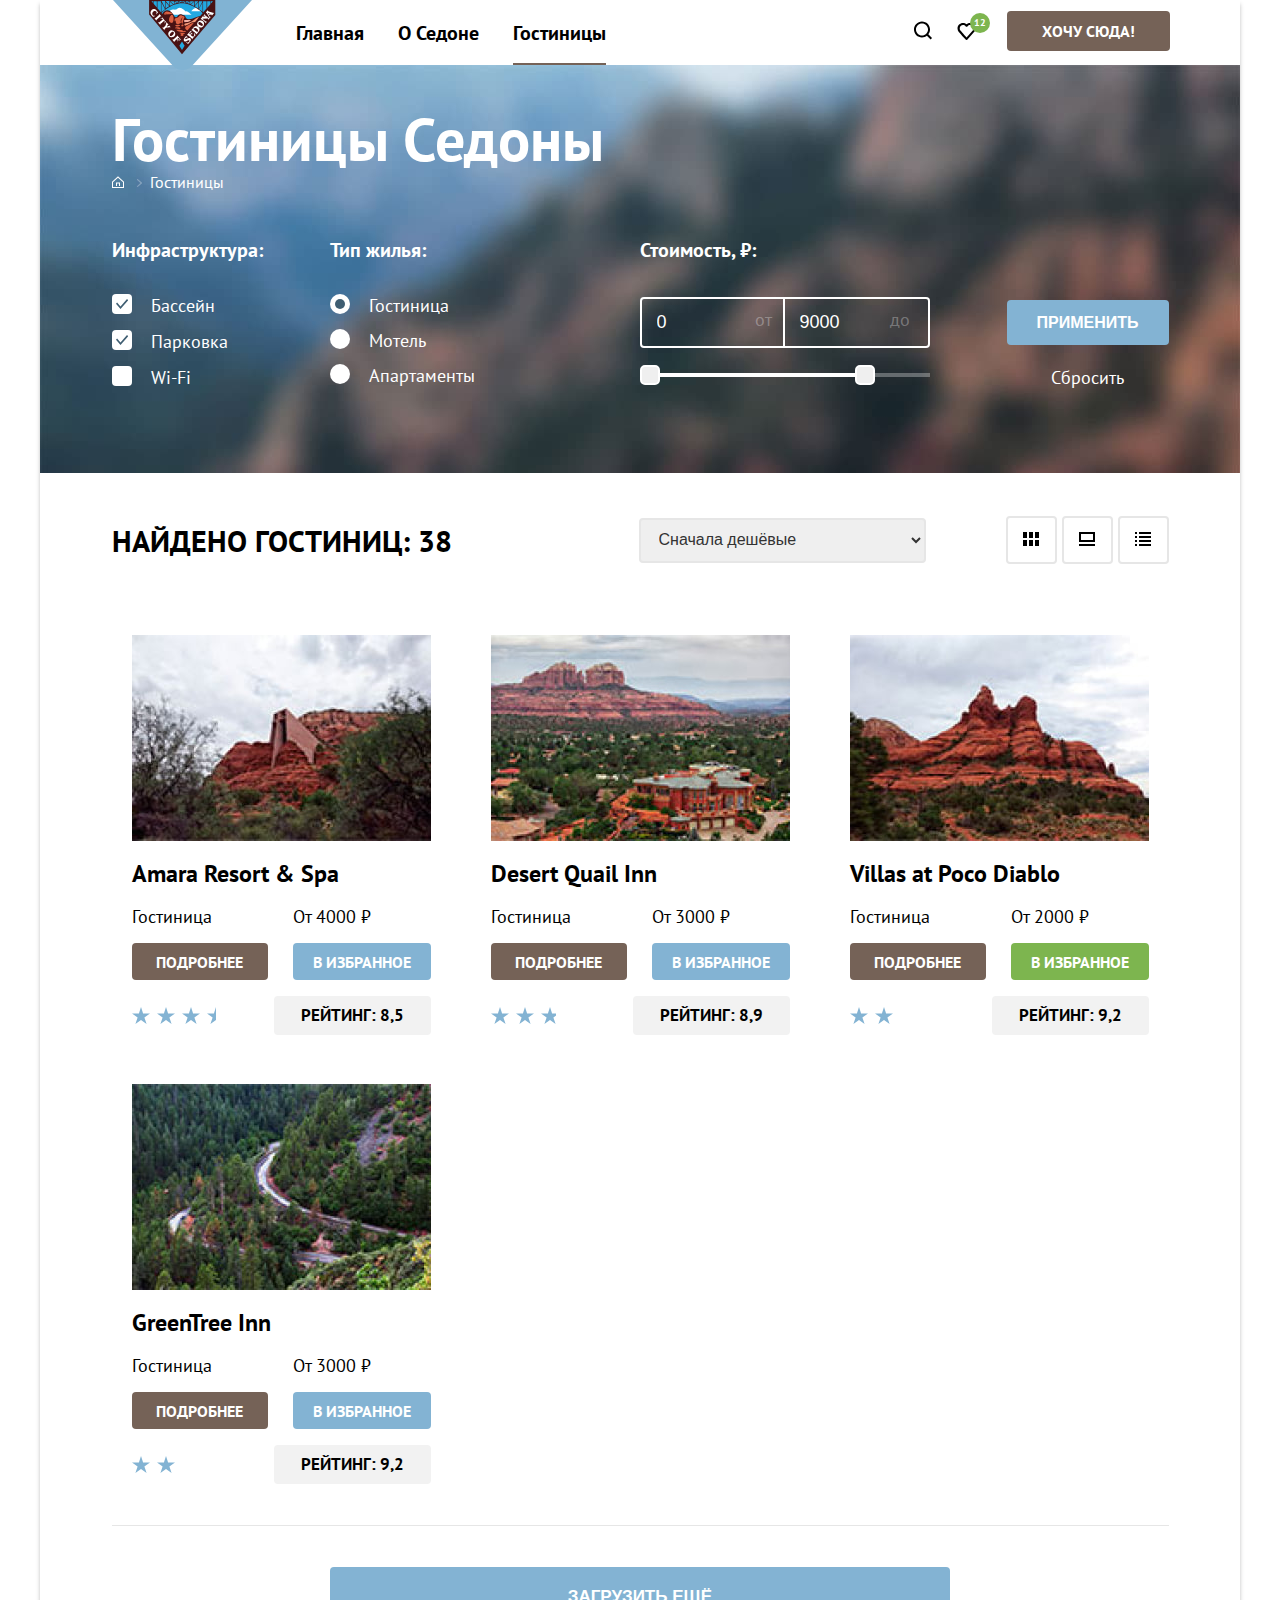
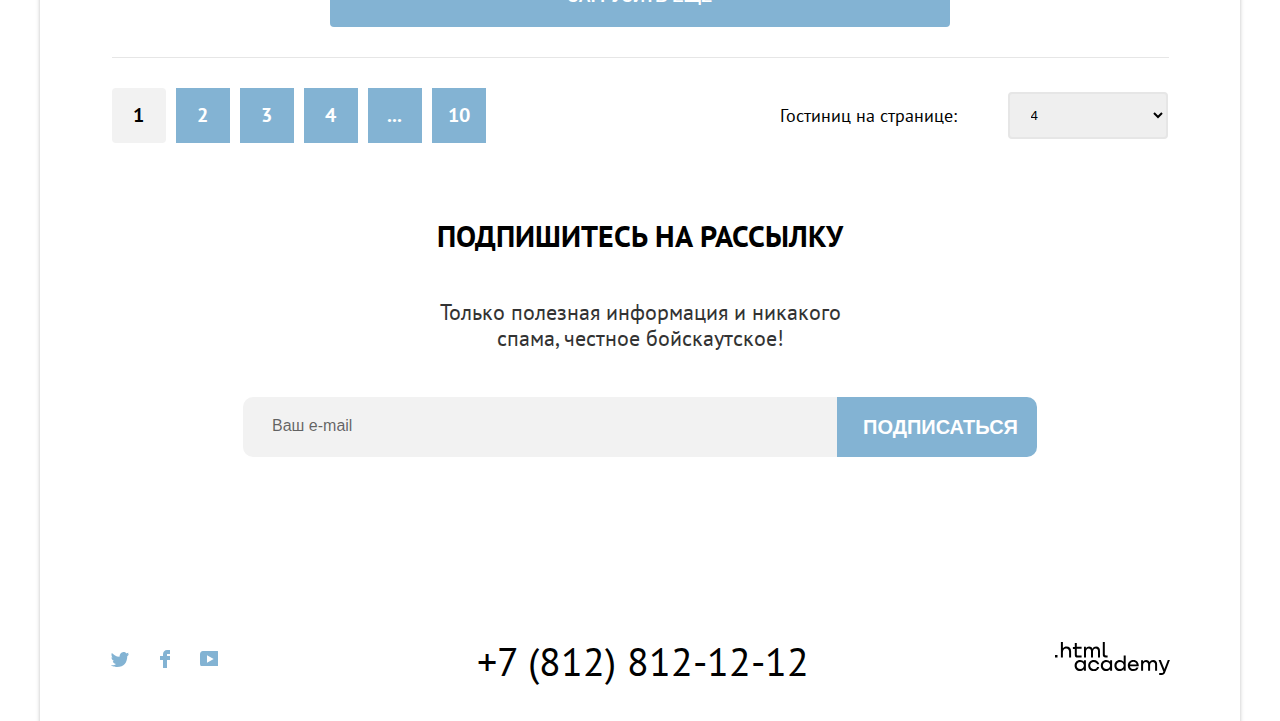
<file: 8/catalog.html>
<!DOCTYPE html>
<html lang="en">

<head>
  <meta charset="UTF-8" />
  <meta http-equiv="X-UA-Compatible" content="IE=edge" />
  <meta name="viewport" content="width=device-width, initial-scale=1.0" />
  <link rel="stylesheet" href="styles/styles.css">
  <title>Catalog</title>
  <base href="https://htmlacademy-htmlcss.github.io/1981647-sedona-33/8/">
</head>

<body>
  <div class="wrapper">
    <header class="page-header">

      <nav class="navigation">
        <a href="index.html" class="logo">
          <img src="images/logo.svg" width="139" height="70" alt="City of Sedona Logo">
        </a>
        <ul class="navigation-list">
          <li class="navigation-item">
            <a href="index.html" class="navigation-link">Главная</a>
          </li>
          <li class="navigation-item">
            <a href="#" class="navigation-link">О Седоне</a>
          </li>
          <li class="navigation-item">
            <a href="#" class="navigation-link active">Гостиницы</a>
          </li>
        </ul>

        <ul class="navigation-list navigation-user">
          <li class="navigation-item">
            <a href class="navigation-link">
              <svg class="navigation-icon" width="20" height="19" viewBox="0 0 20 19" fill="none"
                xmlns="http://www.w3.org/2000/svg">
                <path
                  d="M19.0257 17.05L15.3152 13.35C16.318 12.05 17.02 10.35 17.02 8.44995C17.02 4.04995 13.4098 0.449951 8.99732 0.449951C4.58483 0.449951 0.974609 4.14995 0.974609 8.54995C0.974609 12.95 4.58483 16.55 8.99732 16.55C10.8024 16.55 12.5072 15.95 13.9112 14.85L17.6217 18.55L19.0257 17.05ZM8.99732 14.55C5.68795 14.55 2.98029 11.85 2.98029 8.54995C2.98029 5.24995 5.68795 2.54995 8.99732 2.54995C12.3067 2.54995 15.0143 5.24995 15.0143 8.54995C15.0143 11.85 12.3067 14.55 8.99732 14.55Z" />
              </svg>
              <span class="visually-hidden">Поиск</span></a>
          </li>
          <li class="navigation-item">
            <a href="#" class="navigation-link favourite">
              <svg class="navigation-icon" width="19" height="17" viewBox="0 0 19 17" fill="none"
                xmlns="http://www.w3.org/2000/svg">
                <path
                  d="M9.44382 17C9.14296 17 8.84211 16.9 8.64155 16.6C3.22622 10.5 1.92253 9.1 1.62168 8.7C0.91969 7.8 0.518555 6.6 0.518555 5.4C0.518555 2.4 2.92537 0 6.03416 0C7.33785 0 8.54126 0.5 9.5441 1.3C10.5469 0.5 11.8506 0 13.054 0C16.0625 0 18.5696 2.4 18.5696 5.4C18.5696 6.7 18.0682 7.9 17.266 8.8L10.2461 16.7C10.0455 16.9 9.84495 17 9.44382 17ZM3.42679 7.5C3.72764 7.9 6.93672 11.5 9.5441 14.4L15.7617 7.4C16.2631 6.9 16.4637 6.2 16.4637 5.4C16.4637 3.6 14.9594 2.1 13.1543 2.1C12.1515 2.1 11.1486 2.6 10.4467 3.4C10.1458 3.7 9.84495 3.8 9.5441 3.8C9.24325 3.8 8.9424 3.6 8.74183 3.4C8.03984 2.6 7.037 2.1 6.03416 2.1C4.22906 2.1 2.7248 3.6 2.7248 5.4C2.62452 6.3 3.02565 7 3.42679 7.5C3.3265 7.5 3.3265 7.5 3.42679 7.5Z"
                  qw />
              </svg>
              <span class="count">12</span>
              <span class="visually-hidden">Избранное</span>
            </a>
          </li>
          <li class="navigation-item">
            <a href class="navigation-link-button">Хочу сюда!</a>
          </li>
        </ul>
      </nav>
    </header>

    <main class="catalog-main main-container">
      <section class="catalog-hotel-search">
        <div class="sorting-container">
          <h1 class="catalog-page-title">Гостиницы Седоны</h1>
          <ul class="breadcrumbs">
            <li class="breadcrumbs-item">
              <a class="breadcrumbs-link" href="index.html"><img src="images/icons/home_page.svg"
                  alt="Icon for main page" /></a>
            </li>
            <li class="breadcrumbs-item"><a class="breadcrumbs-link">Гостиницы</a></li>
          </ul>
          <form action="https://echo.htmlacademy.htmlacademy_ru" class="hotel-search-form">
            <h2 class="visually-hidden">Поиск отеля</h2>
            <div class="hotel-search-infrastructure">
              <h3 class="hotel-search-title">Инфраструктура:</h3>
              <label for="pool" class="hotel-search-checkbox">Бассейн
                <input type="checkbox" id="pool" checked />
                <span class="checkmark"></span>
              </label>
              <label for="parking" class="hotel-search-checkbox">Парковка
                <input type="checkbox" id="parking" checked />
                <span class="checkmark"></span>
              </label>
              <label for="wifi" class="hotel-search-checkbox">Wi-Fi
                <input type="checkbox" id="wifi" />
                <span class="checkmark"></span>
              </label>
            </div>
            <div class="hotel-search-housing">
              <h3 class="hotel-search-title">Тип жилья:</h3>
              <label for="hotel" class="hotel-search-radio">Гостиница
                <input type="radio" id="hotel" checked name="housing-type" />
                <span class="checkmark"></span>
              </label>
              <label for="motel" class="hotel-search-radio">Мотель
                <input type="radio" id="motel" name="housing-type" />
                <span class="checkmark"></span>
              </label>
              <label for="apartments" class="hotel-search-radio">Апартаменты
                <input type="radio" id="apartments" name="housing-type" />
                <span class="checkmark"></span>
              </label>
            </div>
            <div class="hotel-search-cost">
              <h3 class="hotel-search-title">Стоимость, ₽:</h3>
              <div class="labels-container">
              <span class="min-price-label">от</span>
              <span class="max-price-label">до</span>
              </div>
              <input type="number" name="min-price" value="0" class="min-price" />
              <input type="number" name="max-price" value="9000" class="max-price" />
             <div class="range">
                <div class="range-scale">
                  <div class="range-bar" style="left: 235px; width: 55px"></div>
                    <button class="range-toggle toggle-min">
                      <span class="visually-hidden">Изменить минимальную цену.</span>
                    </button>
                    <button class="range-toggle toggle-max">
                      <span class="visually-hidden">Изменить максимальную цену.</span>
                    </button>
                </div>
            </div>
            </div>
            <div class="buttons-container">
              <button class="submit-button" type="submit">Применить</button>
              <button class="reset-button" type="reset">Сбросить</button>
            </div>
          </form>
        </div>
      </section>
      <section class="search-results">
        <div class="search-results-wrapper">
          <h2 class="hotel-found">Найдено гостиниц: 38</h2>
          <select class="select-control" aria-label="Сортировка">
            <option value="cheapest">Сначала дешёвые</option>
            <option value="popular">Сначала популярные</option>
            <option value="luxe">Максмимум Комфорта</option>
          </select>
          <div class="search-display-wrapper">
            <button type="button" class="card-grid-toggle button-tile active">
              <svg width="16" height="14" viewBox="0 0 16 14" fill="none" xmlns="http://www.w3.org/2000/svg">
                <path d="M4 0H0V6H4V0Z" fill="black" />
                <path d="M16 0H12V6H16V0Z" fill="black" />
                <path d="M10 0H6V6H10V0Z" fill="black" />
                <path d="M4 8H0V14H4V8Z" fill="black" />
                <path d="M16 8H12V14H16V8Z" fill="black" />
                <path d="M10 8H6V14H10V8Z" fill="black" />
              </svg>
              <span class="visually-hidden">Показать карточки</span></button>
            <button type="button" class="card-grid-toggle button-slide">
              <svg width="16" height="14" viewBox="0 0 16 14" fill="none" xmlns="http://www.w3.org/2000/svg">
                <path d="M16 12H0V14H16V12Z" fill="black" />
                <path d="M14 2V8H2V2H14ZM16 0H0V10H16V0Z" fill="black" />
              </svg>
              <span class="visually-hidden">Показать слайд</span>
            </button>
            <button type="button" class="card-grid-toggle button-list">
              <svg width="16" height="14" viewBox="0 0 16 14" fill="none" xmlns="http://www.w3.org/2000/svg">
                <path d="M2 0H0V2H2V0Z" fill="black" />
                <path d="M16 0H4V2H16V0Z" fill="black" />
                <path d="M2 4H0V6H2V4Z" fill="black" />
                <path d="M16 4H4V6H16V4Z" fill="black" />
                <path d="M2 8H0V10H2V8Z" fill="black" />
                <path d="M16 8H4V10H16V8Z" fill="black" />
                <path d="M2 12H0V14H2V12Z" fill="black" />
                <path d="M16 12H4V14H16V12Z" fill="black" />
              </svg>
              <span class="visually-hidden">Показать список</span>
            </button>
          </div>
        </div>
        <ul class="hotel-search-list">
          <li class="hotel-card">
            <a href="" class="hotel-card-link">
              <img src="images/content/amara.jpg" alt="Amara Resort & Spa" class="hotel-card-image" width="299"
                height="206">
              <h3 class="hotel-card-title">Amara Resort & Spa</h3>
            </a>
            <div class="hotel-review">
              <p>Гостиница</p>
              <span>От 4000 ₽</span>
              <a href="#" class="hotel-card-button">подробнее</a>
              <a href="" class="hotel-card-button-favourite">В избранное</a>
              <div class="rating-container">
                <div class="star-review four-stars">
                  <span class="visually-hidden">Four-star hotel</span>
                </div>
                <b class="customer-rating">Рейтинг: 8,5</b>
              </div>
            </div>
          </li>
          <li class="hotel-card">
            <a href="" class="hotel-card-link">
              <img src="images/content/desert.jpg" alt="Desert Quail Inn" class="hotel-card-image" width="299"
                height="206">
              <h3 class="hotel-card-title">Desert Quail Inn</h3>
            </a>
            <div class="hotel-review">
              <p>Гостиница</p>
              <span>От 3000 ₽</span>
              <a href="#" class="hotel-card-button">подробнее</a>
              <a href="" class="hotel-card-button-favourite">В избранное</a>
              <div class="rating-container">
                <div class="star-review three-stars">
                  <span class="visually-hidden">Three-star hotel</span>
                </div>
                <b class="customer-rating">Рейтинг: 8,9</b>
              </div>
            </div>
          </li>
          <li class="hotel-card">
            <a href="" class="hotel-card-link">
              <img src="images/content/villaspoco.jpg" alt="Villas at Poco Diablo" class="hotel-card-image" width="299"
                height="206">
              <h3 class="hotel-card-title">Villas at Poco Diablo</h3>
            </a>
            <div class="hotel-review">
              <p>Гостиница</p>
              <span>От 2000 ₽</span>
              <a href="#" class="hotel-card-button">подробнее</a>
              <a href="" class="hotel-card-button-favourite">В избранное</a>
              <div class="rating-container">
                <div class="star-review two-stars">
                  <span class="visually-hidden">Two-star hotel</span>
                </div>
                <b class="customer-rating">Рейтинг: 9,2</b>
              </div>
            </div>
          </li>
          <li class="hotel-card">
            <a href="" class="hotel-card-link">
              <img src="images/content/greentree.jpg" alt="GreenTree Inn" class="hotel-card-image" width="299"
                height="206">
              <h3 class="hotel-card-title">GreenTree Inn</h3>
            </a>
            <div class="hotel-review">
              <p>Гостиница</p>
              <span>От 3000 ₽</span>
              <a href="#" class="hotel-card-button">подробнее</a>
              <a href="" class="hotel-card-button-favourite">В избранное</a>
              <div class="rating-container">
                <div class="star-review two-stars">
                  <span class="visually-hidden">Two-star hotel</span>
                </div>
                <b class="customer-rating">Рейтинг: 9,2</b>
              </div>
            </div>
          </li>
        </ul>
        <div class="more-results">
          <button class="more-results-button">Загрузить ещё</button>
        </div>
        <div class="pagination">
          <div class="pagination-links">
            <a href="" class="pagination-link active">1</a>
            <a href="" class="pagination-link">2</a>
            <a href="" class="pagination-link">3</a>
            <a href="" class="pagination-link">4</a>
            <a href="" class="pagination-link">...</a>
            <a href="" class="pagination-link">10</a>
          </div>
          <div class="pagination-display">
            <span>Гостиниц на странице:</span>
            <select class="pagination-select">
              <option value="4">4</option>
              <option value="8">8</option>
              <option value="16">16</option>
            </select>
          </div>
        </div>
        <section class="newsletter">
          <h2 class="newsletter-title">Подпишитесь на рассылку</h2>
          <p class="newsletter-text">
            Только полезная информация и никакого спама, честное бойскаутское!
          </p>
          <form class="newsletter-form" action="https://echo.htmlsacademy.ru/" method="post">
            <label class="visually-hidden" for="user-email">Введите ваш емэйл</label>
            <input type="email" class="newsletter-email" placeholder="Ваш e-mail" id="user-email" />
            <button class="newsletter-button" type="submit">
              Подписаться
            </button>
          </form>
        </section>
      </section>
    </main>
    <footer class="footer">
      <div class="footer-container">
        <div class="footer-social">
          <h2 class="visually-hidden">Ссылки на Социальные сети</h2>
          <ul class="social-links-list">
            <li class="social-link-item"><a href="https://twitter.com/htmlacademy_ru" class="twitter">
                <svg class="twitter" width="18" height="15" fill="none" xmlns="http://www.w3.org/2000/svg">
                  <svg clip-path="url(#a)">
                    <path
                      d="M11.6.2c1.8-.5 3.2.3 3.8 1.2.7-.2 1.4-.5 2.1-.7 0 .9-.6 1.5-.9 1.8.7.1 1.4-.6 1.4-.6-.2 1-1.1 1.8-1.7 2C16.1 10.7 13 15.1 5.7 15h-.5c-.4 0-4.4-.5-5.2-1.9 2.4.2 4.1-.4 5-1.2-1-.3-2.9-.4-3.2-2.9.4.1.6.2 1.3.1C1.8 8.3.4 7.5.5 5.3c.3.3 1.1.5 1.4.5C1.1 5.6-.2 2.5.9.9c1.9 1.9 4 3.6 7.6 3.8C8.7 2.3 9.7.8 11.6.2Z" />
                  </svg>
                  <defs>
                    <clipPath id="a">
                      <path d="M0 0h18v15H0z" />
                    </clipPath>
                  </defs>
                </svg>
                <span class="visually-hidden">Ссылка на Твиттер</span></a></li>
            <li class="social-link-item"><a href="https://www.facebook.com/htmlacademy" class="facebook">
                <svg class="facebook" width="10" height="18" fill="none" xmlns="http://www.w3.org/2000/svg">
                  <path d="M7 0C4.8 0 3 1.8 3 4v2H0v4h3v8h4v-8h3V6H7V4h3V0H7Z" />
                </svg>
                <span class="visually-hidden">Ссылка на Фейсбук</span></a></li>
            <li class="social-link-item"><a href="https://www.youtube.com/c/HTMLAcademyRUS" class="youtube">
                <svg class="youtube" width="20" height="16" fill="none" xmlns="http://www.w3.org/2000/svg">
                  <g clip-path="url(#a)">
                    <path
                      d="M17 0H2.9C1.2 0 0 1.5 0 3.2v9.5C0 14.5 1.2 16 2.9 16h14.3c1.5 0 2.9-1.5 2.9-3.2V3.2C19.9 1.5 18.7 0 17 0ZM7 11.8V4.2L13.7 8 7 11.8Z" />
                  </g>
                  <defs>
                    <clipPath id="a">
                      <path d="M0 0h20v16H0z" />
                    </clipPath>
                  </defs>
                </svg>
                <span class="visually-hidden">Ссылка на Ютюб</span>
              </a>
            </li>
          </ul>
        </div>
        <a href="tel:+78128121212" class="footer-phone">+7 (812) 812-12-12</a>
        <a href="https://htmlacademy.ru/" class="footer-logo">
          <svg class="logo-htmlacademy" width="115" height="34" fill="none" xmlns="http://www.w3.org/2000/svg">
            <path
              d="M0 12.9v2.6h2.5v-2.6H0ZM11.6 4.5c-1.6 0-2.8.7-3.6 1.7h-.1V0h-2v15.5h2v-5.3c0-2.1 1.3-3.6 3.3-3.6 1.8 0 2.9 1.4 2.9 3.2v5.7h2V9.4c.1-3-1.8-4.9-4.5-4.9ZM26.6 4.8h-4.8V1.1h-2v3.8h-1.9v2h1.9v6c0 1.7 1 2.7 2.7 2.7h4.1v-2h-3.7c-.7 0-1.1-.4-1.1-1.1V6.8h4.8v-2ZM41.1 4.6c-1.6 0-2.9.8-3.5 2.1h-.1c-.6-1.2-1.8-2.1-3.4-2.1-1.4 0-2.5.8-3.1 1.8h-.1V4.8H29v10.6h2V10c0-2 1-3.5 2.6-3.5 1.5 0 2.4 1 2.4 2.6v6.3h2V9.8c0-2.4 1.4-3.3 2.6-3.3 1.5 0 2.4 1 2.4 2.6v6.3h2V8.9c.1-2.5-1.4-4.3-3.9-4.3ZM47.8 12.7c0 1.7 1 2.7 2.8 2.7h2v-2h-1.7c-.7 0-1.1-.4-1.1-1.1V0h-2v12.7ZM28.9 19.7c-.9-1.1-2.2-1.8-3.9-1.8-3.1 0-5.4 2.3-5.4 5.6s2.3 5.6 5.4 5.6c1.8 0 3-.8 3.8-1.9h.1v1.6h2V18.2h-2v1.5Zm-3.6 7.4c-2.2 0-3.6-1.6-3.6-3.6s1.4-3.6 3.6-3.6 3.6 1.6 3.6 3.6c0 1.9-1.4 3.6-3.6 3.6ZM44.2 22c-.5-2.4-2.6-4.1-5.4-4.1-3.4 0-5.6 2.5-5.6 5.6 0 3.1 2.2 5.6 5.6 5.6 2.8 0 4.9-1.8 5.4-4.2h-2.1c-.4 1.3-1.7 2.3-3.3 2.3-2.2 0-3.6-1.6-3.6-3.6s1.4-3.6 3.6-3.6c1.6 0 2.8 1 3.3 2.2h2.1V22ZM55.1 19.7c-.9-1.1-2.2-1.8-3.9-1.8-3.1 0-5.4 2.3-5.4 5.6s2.3 5.6 5.4 5.6c1.8 0 3-.8 3.8-1.9h.1v1.6h2V18.2h-2v1.5Zm-3.6 7.4c-2.2 0-3.6-1.6-3.6-3.6s1.4-3.6 3.6-3.6 3.6 1.6 3.6 3.6c0 1.9-1.5 3.6-3.6 3.6ZM68.7 19.8c-.9-1.1-2.2-1.9-3.9-1.9-3.1 0-5.4 2.3-5.4 5.6s2.2 5.6 5.4 5.6c1.7 0 3-.8 3.8-1.8h.1v1.5h2V13.4h-2v6.4Zm-3.6 7.3c-2.2 0-3.6-1.6-3.6-3.6s1.4-3.6 3.6-3.6 3.6 1.6 3.6 3.6c-.1 2-1.5 3.6-3.6 3.6ZM78.3 17.9c-3.3 0-5.5 2.5-5.5 5.6 0 3 2.1 5.6 5.5 5.6 2.5 0 4.5-1.3 5.2-3.6h-2.1c-.5 1-1.6 1.6-3 1.6-1.9 0-3.3-1.3-3.4-2.9h8.8c.2-3.6-2-6.3-5.5-6.3Zm0 1.9c1.7 0 3 1 3.3 2.6h-6.5c.3-1.5 1.5-2.6 3.2-2.6ZM98.2 17.9c-1.6 0-2.9.8-3.6 2h-.1c-.6-1.2-1.8-2-3.4-2-1.4 0-2.5.7-3.1 1.8v-1.5h-1.9v10.6h2v-5.4c0-2 1-3.4 2.6-3.5 1.5 0 2.4 1 2.4 2.6v6.3h2v-5.6c0-2.4 1.4-3.3 2.6-3.3 1.5 0 2.4 1 2.4 2.6v6.3h2v-6.5c.1-2.6-1.4-4.4-3.9-4.4ZM109.4 27l-3.6-8.9h-2.2l4.8 11.6c-.3.9-.7 1.2-1.7 1.2h-2.5v2h2.5c1.8 0 2.8-.8 3.5-2.6l4.7-12.2h-2.1l-3.4 8.9Z" />
          </svg>
        </a>
      </div>
    </footer>
  </div>
</body>

</html>
</file>
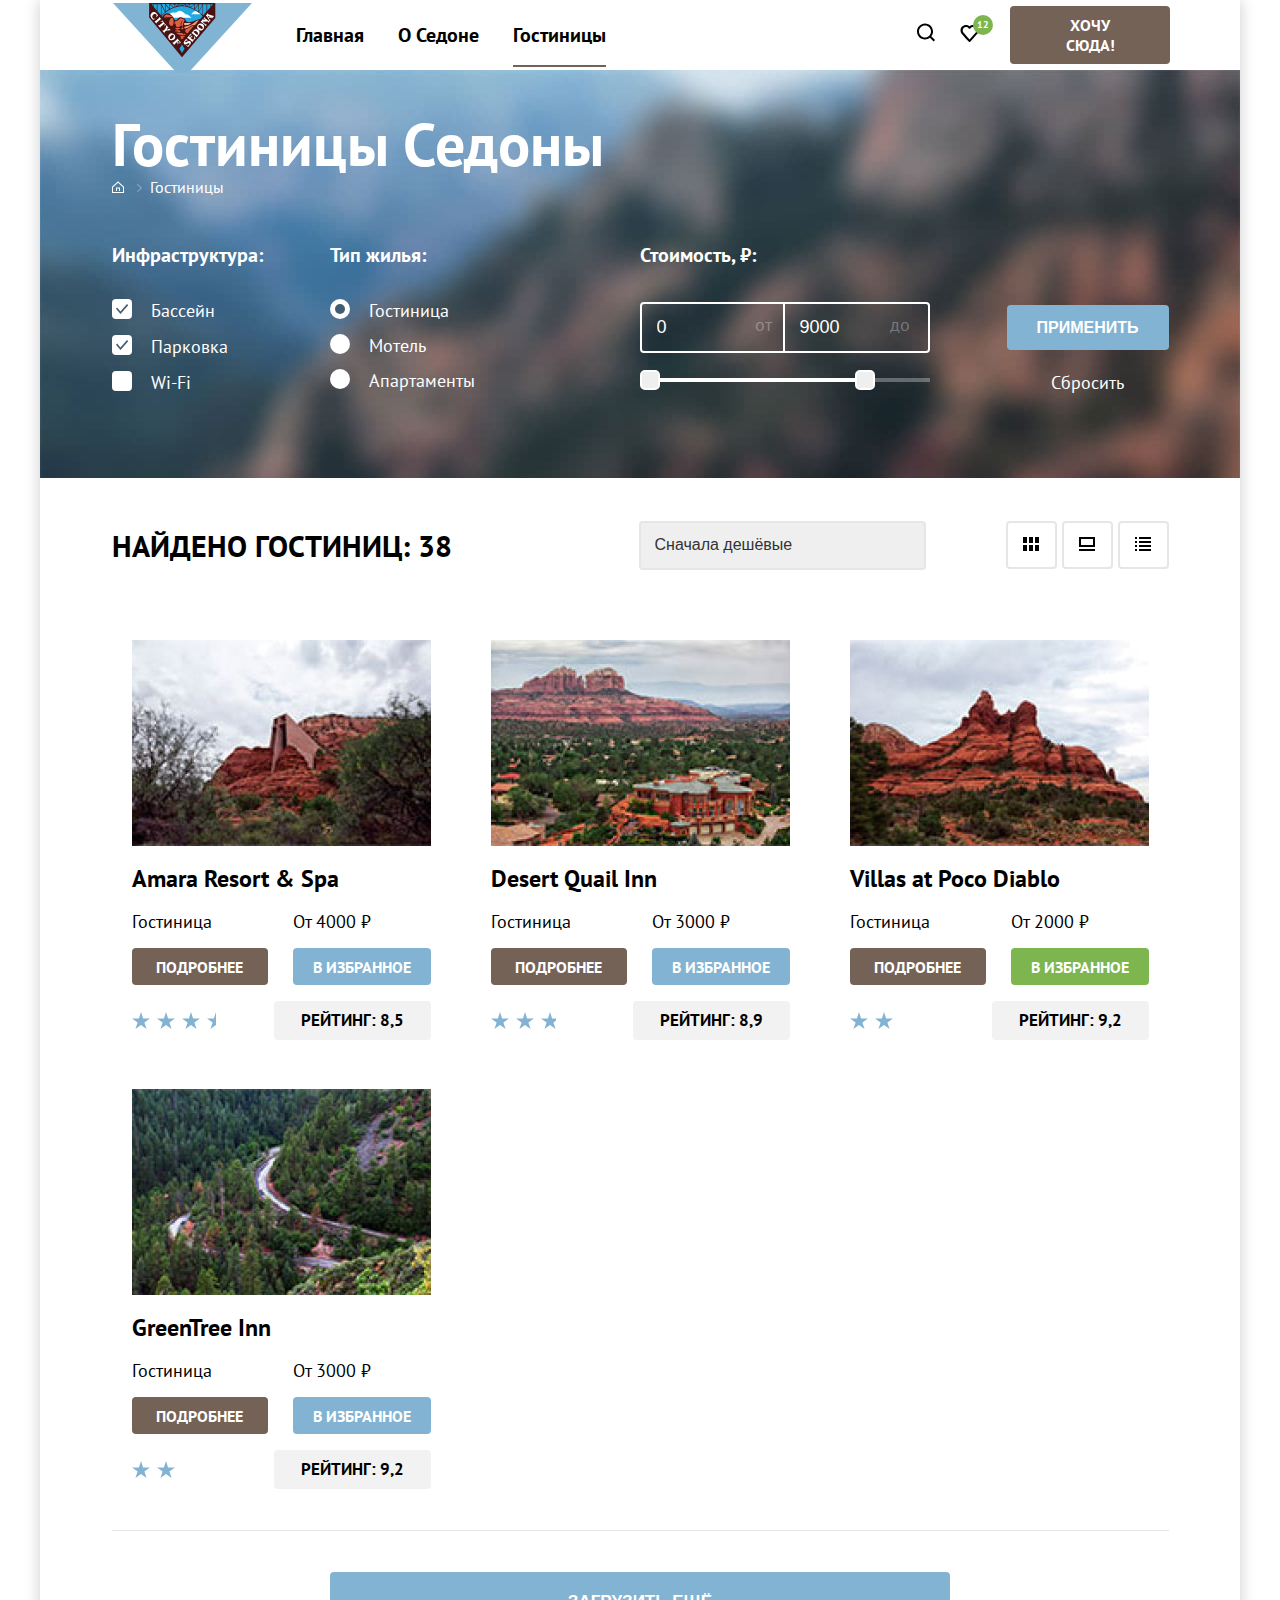
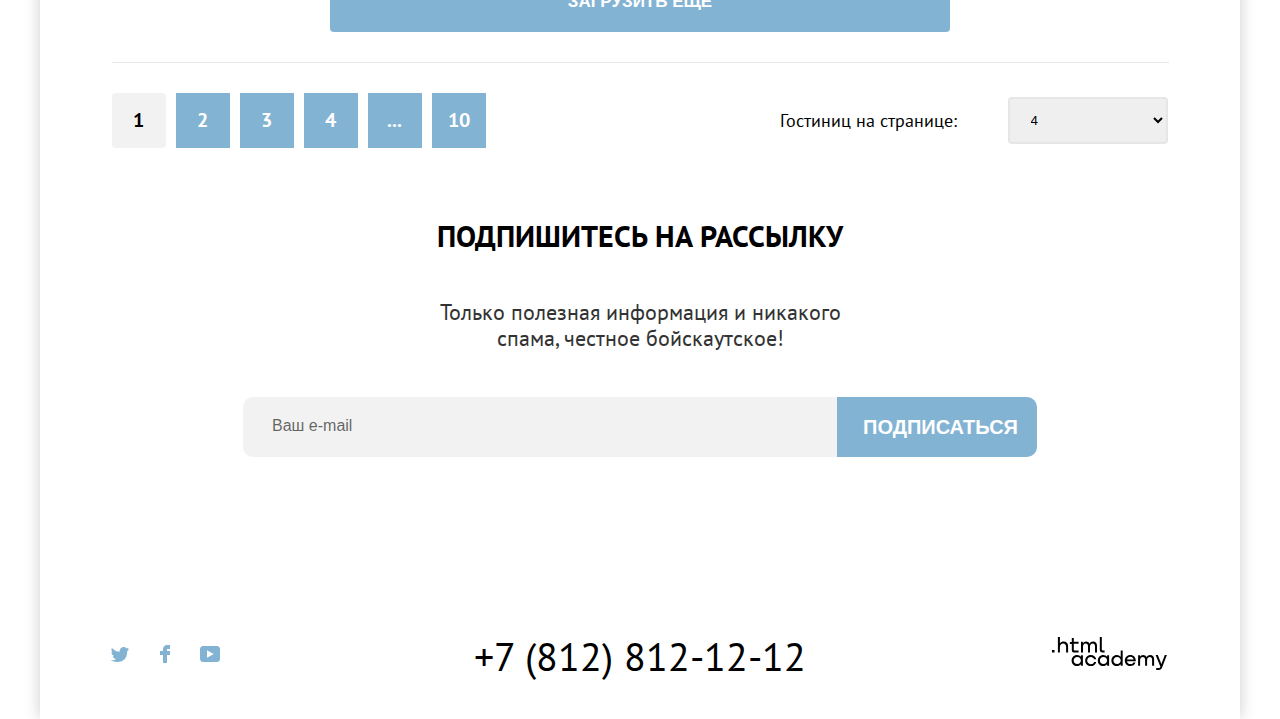
<file: 9/catalog.html>
<!DOCTYPE html>
<html lang="en">

<head>
  <meta charset="UTF-8" />
  <meta http-equiv="X-UA-Compatible" content="IE=edge" />
  <meta name="viewport" content="width=device-width, initial-scale=1.0" />
  <link rel="icon" href="favicon.ico">
  <link rel="icon" type="image/png" sizes="32x32" href="images/favicon.png">
  <link rel="stylesheet" href="styles/styles.css">
  <title>Catalog</title>
  <base href="https://htmlacademy-htmlcss.github.io/1981647-sedona-33/9/">
</head>

<body>
  <div class="wrapper">
    <header class="page-header">

      <nav class="navigation">
        <a href="index.html" class="logo">
          <img src="images/logo.svg" width="139" height="70" alt="City of Sedona Logo">
        </a>
        <ul class="navigation-list">
          <li class="navigation-item">
            <a href="index.html" class="navigation-link">Главная</a>
          </li>
          <li class="navigation-item">
            <a href="#" class="navigation-link">О Седоне</a>
          </li>
          <li class="navigation-item">
            <a href="#" class="navigation-link active">Гостиницы</a>
          </li>
        </ul>

        <ul class="navigation-list navigation-user">
          <li class="navigation-item">
            <a href="#" class="navigation-link">
              <svg class="navigation-icon" aria-hidden="true" focusable="false" width="20" height="19"
                viewBox="0 0 20 19" fill="none" xmlns="http://www.w3.org/2000/svg">
                <path
                  d="M19.0257 17.05L15.3152 13.35C16.318 12.05 17.02 10.35 17.02 8.44995C17.02 4.04995 13.4098 0.449951 8.99732 0.449951C4.58483 0.449951 0.974609 4.14995 0.974609 8.54995C0.974609 12.95 4.58483 16.55 8.99732 16.55C10.8024 16.55 12.5072 15.95 13.9112 14.85L17.6217 18.55L19.0257 17.05ZM8.99732 14.55C5.68795 14.55 2.98029 11.85 2.98029 8.54995C2.98029 5.24995 5.68795 2.54995 8.99732 2.54995C12.3067 2.54995 15.0143 5.24995 15.0143 8.54995C15.0143 11.85 12.3067 14.55 8.99732 14.55Z" />
              </svg>
              <span class="visually-hidden">Поиск</span></a>
          </li>
          <li class="navigation-item">
            <a href="#" class="navigation-link favourite">
              <svg class="navigation-icon" width="19" height="17" viewBox="0 0 19 17" fill="none"
                xmlns="http://www.w3.org/2000/svg">
                <path
                  d="M9.44382 17C9.14296 17 8.84211 16.9 8.64155 16.6C3.22622 10.5 1.92253 9.1 1.62168 8.7C0.91969 7.8 0.518555 6.6 0.518555 5.4C0.518555 2.4 2.92537 0 6.03416 0C7.33785 0 8.54126 0.5 9.5441 1.3C10.5469 0.5 11.8506 0 13.054 0C16.0625 0 18.5696 2.4 18.5696 5.4C18.5696 6.7 18.0682 7.9 17.266 8.8L10.2461 16.7C10.0455 16.9 9.84495 17 9.44382 17ZM3.42679 7.5C3.72764 7.9 6.93672 11.5 9.5441 14.4L15.7617 7.4C16.2631 6.9 16.4637 6.2 16.4637 5.4C16.4637 3.6 14.9594 2.1 13.1543 2.1C12.1515 2.1 11.1486 2.6 10.4467 3.4C10.1458 3.7 9.84495 3.8 9.5441 3.8C9.24325 3.8 8.9424 3.6 8.74183 3.4C8.03984 2.6 7.037 2.1 6.03416 2.1C4.22906 2.1 2.7248 3.6 2.7248 5.4C2.62452 6.3 3.02565 7 3.42679 7.5C3.3265 7.5 3.3265 7.5 3.42679 7.5Z"
                  qw />
              </svg>
              <span class="count">12</span>
              <span class="visually-hidden">Избранное</span>
            </a>
          </li>
          <li class="navigation-item">
            <a href class="navigation-link-button">Хочу сюда!</a>
          </li>
        </ul>
      </nav>
    </header>

    <main class="catalog-main main-container">
      <section class="catalog-hotel-search">
        <div class="sorting-container">
          <h1 class="catalog-page-title">Гостиницы Седоны</h1>
          <ul class="breadcrumbs">
            <li class="breadcrumbs-item">
              <a class="breadcrumbs-link" href="index.html"><img src="images/icons/home_page.svg"
                  alt="Icon for main page" /></a>
            </li>
            <li class="breadcrumbs-item"><a class="breadcrumbs-link">Гостиницы</a></li>
          </ul>
          <form action="https://echo.htmlacademy.htmlacademy_ru" class="hotel-search-form">
            <h2 class="visually-hidden">Поиск отеля</h2>
            <div class="hotel-search-infrastructure">
              <h3 class="hotel-search-title">Инфраструктура:</h3>
              <label for="pool" class="hotel-search-checkbox">Бассейн
                <input type="checkbox" id="pool" checked />
                <span class="checkmark"></span>
              </label>
              <label for="parking" class="hotel-search-checkbox">Парковка
                <input type="checkbox" id="parking" checked />
                <span class="checkmark"></span>
              </label>
              <label for="wifi" class="hotel-search-checkbox">Wi-Fi
                <input type="checkbox" id="wifi" />
                <span class="checkmark"></span>
              </label>
            </div>
            <div class="hotel-search-housing">
              <h3 class="hotel-search-title">Тип жилья:</h3>
              <label for="hotel" class="hotel-search-radio">Гостиница
                <input type="radio" id="hotel" checked name="housing-type" />
                <span class="checkmark"></span>
              </label>
              <label for="motel" class="hotel-search-radio">Мотель
                <input type="radio" id="motel" name="housing-type" />
                <span class="checkmark"></span>
              </label>
              <label for="apartments" class="hotel-search-radio">Апартаменты
                <input type="radio" id="apartments" name="housing-type" />
                <span class="checkmark"></span>
              </label>
            </div>
            <div class="hotel-search-cost">
              <h3 class="hotel-search-title">Стоимость, ₽:</h3>
              <div class="labels-container">
              <span class="min-price-label">от</span>
              <span class="max-price-label">до</span>
              </div>
              <input type="number" name="min-price" value="0" class="min-price" />
              <input type="number" name="max-price" value="9000" class="max-price" />
             <div class="range">
                <div class="range-scale">
                  <div class="range-bar" style="left: 235px; width: 55px"></div>
                    <button class="range-toggle toggle-min">
                      <span class="visually-hidden">Изменить минимальную цену.</span>
                    </button>
                    <button class="range-toggle toggle-max">
                      <span class="visually-hidden">Изменить максимальную цену.</span>
                    </button>
                </div>
            </div>
            </div>
            <div class="buttons-container">
              <button class="submit-button" type="submit">Применить</button>
              <button class="reset-button" type="reset">Сбросить</button>
            </div>
          </form>
        </div>
      </section>
      <section class="search-results">
        <div class="search-results-wrapper">
          <h2 class="hotel-found">Найдено гостиниц: 38</h2>
          <select class="select-control" aria-label="Сортировка">
            <option value="cheapest">Сначала дешёвые</option>
            <option value="popular">Сначала популярные</option>
            <option value="luxe">Максмимум Комфорта</option>
          </select>
          <div class="search-display-wrapper">
            <button type="button" class="card-grid-toggle button-tile active">
              <svg width="16" height="14" viewBox="0 0 16 14" fill="none" xmlns="http://www.w3.org/2000/svg">
                <path d="M4 0H0V6H4V0Z" fill="black" />
                <path d="M16 0H12V6H16V0Z" fill="black" />
                <path d="M10 0H6V6H10V0Z" fill="black" />
                <path d="M4 8H0V14H4V8Z" fill="black" />
                <path d="M16 8H12V14H16V8Z" fill="black" />
                <path d="M10 8H6V14H10V8Z" fill="black" />
              </svg>
              <span class="visually-hidden">Показать карточки</span></button>
            <button type="button" class="card-grid-toggle button-slide">
              <svg width="16" height="14" viewBox="0 0 16 14" fill="none" xmlns="http://www.w3.org/2000/svg">
                <path d="M16 12H0V14H16V12Z" fill="black" />
                <path d="M14 2V8H2V2H14ZM16 0H0V10H16V0Z" fill="black" />
              </svg>
              <span class="visually-hidden">Показать слайд</span>
            </button>
            <button type="button" class="card-grid-toggle button-list">
              <svg width="16" height="14" viewBox="0 0 16 14" fill="none" xmlns="http://www.w3.org/2000/svg">
                <path d="M2 0H0V2H2V0Z" fill="black" />
                <path d="M16 0H4V2H16V0Z" fill="black" />
                <path d="M2 4H0V6H2V4Z" fill="black" />
                <path d="M16 4H4V6H16V4Z" fill="black" />
                <path d="M2 8H0V10H2V8Z" fill="black" />
                <path d="M16 8H4V10H16V8Z" fill="black" />
                <path d="M2 12H0V14H2V12Z" fill="black" />
                <path d="M16 12H4V14H16V12Z" fill="black" />
              </svg>
              <span class="visually-hidden">Показать список</span>
            </button>
          </div>
        </div>
        <ul class="hotel-search-list">
          <li class="hotel-card">
            <a href="" class="hotel-card-link">
              <img src="images/content/amara.jpg" alt="Amara Resort & Spa" class="hotel-card-image" width="299"
                height="206">
              <h3 class="hotel-card-title">Amara Resort & Spa</h3>
            </a>
            <div class="hotel-review">
              <p>Гостиница</p>
              <span>От 4000 ₽</span>
              <a href="#" class="hotel-card-button">подробнее</a>
              <a href="" class="hotel-card-button-favourite">В избранное</a>
              <div class="rating-container">
                <div class="star-review four-stars">
                  <span class="visually-hidden">Four-star hotel</span>
                </div>
                <b class="customer-rating">Рейтинг: 8,5</b>
              </div>
            </div>
          </li>
          <li class="hotel-card">
            <a href="" class="hotel-card-link">
              <img src="images/content/desert.jpg" alt="Desert Quail Inn" class="hotel-card-image" width="299"
                height="206">
              <h3 class="hotel-card-title">Desert Quail Inn</h3>
            </a>
            <div class="hotel-review">
              <p>Гостиница</p>
              <span>От 3000 ₽</span>
              <a href="#" class="hotel-card-button">подробнее</a>
              <a href="" class="hotel-card-button-favourite">В избранное</a>
              <div class="rating-container">
                <div class="star-review three-stars">
                  <span class="visually-hidden">Three-star hotel</span>
                </div>
                <b class="customer-rating">Рейтинг: 8,9</b>
              </div>
            </div>
          </li>
          <li class="hotel-card">
            <a href="" class="hotel-card-link">
              <img src="images/content/villaspoco.jpg" alt="Villas at Poco Diablo" class="hotel-card-image" width="299"
                height="206">
              <h3 class="hotel-card-title">Villas at Poco Diablo</h3>
            </a>
            <div class="hotel-review">
              <p>Гостиница</p>
              <span>От 2000 ₽</span>
              <a href="#" class="hotel-card-button">подробнее</a>
              <a href="" class="hotel-card-button-favourite">В избранное</a>
              <div class="rating-container">
                <div class="star-review two-stars">
                  <span class="visually-hidden">Two-star hotel</span>
                </div>
                <b class="customer-rating">Рейтинг: 9,2</b>
              </div>
            </div>
          </li>
          <li class="hotel-card">
            <a href="" class="hotel-card-link">
              <img src="images/content/greentree.jpg" alt="GreenTree Inn" class="hotel-card-image" width="299"
                height="206">
              <h3 class="hotel-card-title">GreenTree Inn</h3>
            </a>
            <div class="hotel-review">
              <p>Гостиница</p>
              <span>От 3000 ₽</span>
              <a href="#" class="hotel-card-button">подробнее</a>
              <a href="" class="hotel-card-button-favourite">В избранное</a>
              <div class="rating-container">
                <div class="star-review two-stars">
                  <span class="visually-hidden">Two-star hotel</span>
                </div>
                <b class="customer-rating">Рейтинг: 9,2</b>
              </div>
            </div>
          </li>
        </ul>
        <div class="more-results">
          <button class="more-results-button">Загрузить ещё</button>
        </div>
        <div class="pagination">
          <div class="pagination-links">
            <a href="" class="pagination-link active">1</a>
            <a href="" class="pagination-link">2</a>
            <a href="" class="pagination-link">3</a>
            <a href="" class="pagination-link">4</a>
            <a href="" class="pagination-link">...</a>
            <a href="" class="pagination-link">10</a>
          </div>
          <div class="pagination-display">
            <span>Гостиниц на странице:</span>
            <select class="pagination-select">
              <option value="4">4</option>
              <option value="8">8</option>
              <option value="16">16</option>
            </select>
          </div>
        </div>
        <section class="newsletter">
          <h2 class="newsletter-title">Подпишитесь на рассылку</h2>
          <p class="newsletter-text">
            Только полезная информация и никакого спама, честное бойскаутское!
          </p>
          <form class="newsletter-form" action="https://echo.htmlsacademy.ru/" method="post">
            <label class="visually-hidden" for="user-email">Введите ваш емэйл</label>
            <input type="email" class="newsletter-email" placeholder="Ваш e-mail" id="user-email" />
            <button class="newsletter-button" type="submit">
              Подписаться
            </button>
          </form>
        </section>
      </section>
    </main>
    <footer class="footer">
      <div class="footer-container">
        <div class="footer-social">
          <h2 class="visually-hidden">Ссылки на Социальные сети</h2>
          <ul class="social-links-list">
            <li class="social-link-item"><a href="https://twitter.com/htmlacademy_ru" class="twitter">
                <svg class="twitter" width="18" height="15" fill="none" xmlns="http://www.w3.org/2000/svg">
                  <svg clip-path="url(#a)">
                    <path
                      d="M11.6.2c1.8-.5 3.2.3 3.8 1.2.7-.2 1.4-.5 2.1-.7 0 .9-.6 1.5-.9 1.8.7.1 1.4-.6 1.4-.6-.2 1-1.1 1.8-1.7 2C16.1 10.7 13 15.1 5.7 15h-.5c-.4 0-4.4-.5-5.2-1.9 2.4.2 4.1-.4 5-1.2-1-.3-2.9-.4-3.2-2.9.4.1.6.2 1.3.1C1.8 8.3.4 7.5.5 5.3c.3.3 1.1.5 1.4.5C1.1 5.6-.2 2.5.9.9c1.9 1.9 4 3.6 7.6 3.8C8.7 2.3 9.7.8 11.6.2Z" />
                  </svg>
                  <defs>
                    <clipPath id="ac">
                      <path d="M0 0h18v15H0z" />
                    </clipPath>
                  </defs>
                </svg>
                <span class="visually-hidden">Ссылка на Твиттер</span></a></li>
            <li class="social-link-item"><a href="https://www.facebook.com/htmlacademy" class="facebook">
                <svg class="facebook" width="10" height="18" fill="none" xmlns="http://www.w3.org/2000/svg">
                  <path d="M7 0C4.8 0 3 1.8 3 4v2H0v4h3v8h4v-8h3V6H7V4h3V0H7Z" />
                </svg>
                <span class="visually-hidden">Ссылка на Фейсбук</span></a></li>
            <li class="social-link-item"><a href="https://www.youtube.com/c/HTMLAcademyRUS" class="youtube">
                <svg class="youtube" width="20" height="16" fill="none" xmlns="http://www.w3.org/2000/svg">
                  <g clip-path="url(#a)">
                    <path
                      d="M17 0H2.9C1.2 0 0 1.5 0 3.2v9.5C0 14.5 1.2 16 2.9 16h14.3c1.5 0 2.9-1.5 2.9-3.2V3.2C19.9 1.5 18.7 0 17 0ZM7 11.8V4.2L13.7 8 7 11.8Z" />
                  </g>
                  <defs>
                    <clipPath id="ab">
                      <path d="M0 0h20v16H0z" />
                    </clipPath>
                  </defs>
                </svg>
                <span class="visually-hidden">Ссылка на Ютюб</span>
              </a>
            </li>
          </ul>
        </div>
        <a href="tel:+78128121212" class="footer-phone">+7 (812) 812-12-12</a>
        <a href="https://htmlacademy.ru/" class="footer-logo">
          <svg class="logo-htmlacademy" width="115" height="34" fill="none" xmlns="http://www.w3.org/2000/svg">
            <path
              d="M0 12.9v2.6h2.5v-2.6H0ZM11.6 4.5c-1.6 0-2.8.7-3.6 1.7h-.1V0h-2v15.5h2v-5.3c0-2.1 1.3-3.6 3.3-3.6 1.8 0 2.9 1.4 2.9 3.2v5.7h2V9.4c.1-3-1.8-4.9-4.5-4.9ZM26.6 4.8h-4.8V1.1h-2v3.8h-1.9v2h1.9v6c0 1.7 1 2.7 2.7 2.7h4.1v-2h-3.7c-.7 0-1.1-.4-1.1-1.1V6.8h4.8v-2ZM41.1 4.6c-1.6 0-2.9.8-3.5 2.1h-.1c-.6-1.2-1.8-2.1-3.4-2.1-1.4 0-2.5.8-3.1 1.8h-.1V4.8H29v10.6h2V10c0-2 1-3.5 2.6-3.5 1.5 0 2.4 1 2.4 2.6v6.3h2V9.8c0-2.4 1.4-3.3 2.6-3.3 1.5 0 2.4 1 2.4 2.6v6.3h2V8.9c.1-2.5-1.4-4.3-3.9-4.3ZM47.8 12.7c0 1.7 1 2.7 2.8 2.7h2v-2h-1.7c-.7 0-1.1-.4-1.1-1.1V0h-2v12.7ZM28.9 19.7c-.9-1.1-2.2-1.8-3.9-1.8-3.1 0-5.4 2.3-5.4 5.6s2.3 5.6 5.4 5.6c1.8 0 3-.8 3.8-1.9h.1v1.6h2V18.2h-2v1.5Zm-3.6 7.4c-2.2 0-3.6-1.6-3.6-3.6s1.4-3.6 3.6-3.6 3.6 1.6 3.6 3.6c0 1.9-1.4 3.6-3.6 3.6ZM44.2 22c-.5-2.4-2.6-4.1-5.4-4.1-3.4 0-5.6 2.5-5.6 5.6 0 3.1 2.2 5.6 5.6 5.6 2.8 0 4.9-1.8 5.4-4.2h-2.1c-.4 1.3-1.7 2.3-3.3 2.3-2.2 0-3.6-1.6-3.6-3.6s1.4-3.6 3.6-3.6c1.6 0 2.8 1 3.3 2.2h2.1V22ZM55.1 19.7c-.9-1.1-2.2-1.8-3.9-1.8-3.1 0-5.4 2.3-5.4 5.6s2.3 5.6 5.4 5.6c1.8 0 3-.8 3.8-1.9h.1v1.6h2V18.2h-2v1.5Zm-3.6 7.4c-2.2 0-3.6-1.6-3.6-3.6s1.4-3.6 3.6-3.6 3.6 1.6 3.6 3.6c0 1.9-1.5 3.6-3.6 3.6ZM68.7 19.8c-.9-1.1-2.2-1.9-3.9-1.9-3.1 0-5.4 2.3-5.4 5.6s2.2 5.6 5.4 5.6c1.7 0 3-.8 3.8-1.8h.1v1.5h2V13.4h-2v6.4Zm-3.6 7.3c-2.2 0-3.6-1.6-3.6-3.6s1.4-3.6 3.6-3.6 3.6 1.6 3.6 3.6c-.1 2-1.5 3.6-3.6 3.6ZM78.3 17.9c-3.3 0-5.5 2.5-5.5 5.6 0 3 2.1 5.6 5.5 5.6 2.5 0 4.5-1.3 5.2-3.6h-2.1c-.5 1-1.6 1.6-3 1.6-1.9 0-3.3-1.3-3.4-2.9h8.8c.2-3.6-2-6.3-5.5-6.3Zm0 1.9c1.7 0 3 1 3.3 2.6h-6.5c.3-1.5 1.5-2.6 3.2-2.6ZM98.2 17.9c-1.6 0-2.9.8-3.6 2h-.1c-.6-1.2-1.8-2-3.4-2-1.4 0-2.5.7-3.1 1.8v-1.5h-1.9v10.6h2v-5.4c0-2 1-3.4 2.6-3.5 1.5 0 2.4 1 2.4 2.6v6.3h2v-5.6c0-2.4 1.4-3.3 2.6-3.3 1.5 0 2.4 1 2.4 2.6v6.3h2v-6.5c.1-2.6-1.4-4.4-3.9-4.4ZM109.4 27l-3.6-8.9h-2.2l4.8 11.6c-.3.9-.7 1.2-1.7 1.2h-2.5v2h2.5c1.8 0 2.8-.8 3.5-2.6l4.7-12.2h-2.1l-3.4 8.9Z" />
          </svg>
        </a>
      </div>
    </footer>
  </div>
</body>

</html>
</file>
<file: styles/styles.css>
@font-face {
  font-family: "PT Sans";
  font-style: normal;
  font-weight: 400;
  src: url("../fonts/ptsans-400.woff2") format("woff2"),
    url("../fonts/ptsans-regular.woff") format("woff");
  font-display: swap;
}

@font-face {
  font-family: "PT Sans";
  font-style: normal;
  font-weight: 700;
  src: url("../fonts/ptsans-700.woff2") format("woff2"),
    url("../fonts/ptsans-bold.woff") format("woff");
  font-display: swap;
}

html {
  height: 100%;
  background-color: #e5e5e5;
}

body {
  font-family: "PT Sans", sans-serif;
  font-weight: 400;
  font-size: 18px;
  line-height: 21px;
  color: #000000;
  background-color: #ffffff;
  margin: 0;
  min-height: 100%;
  min-width: 1200px;
}

*,
*::before,
*::after {
  box-sizing: border-box;
}

.navigation-list,
.user-navigation-list,
.advantages-list,
.advantages-sublist {
  list-style: none;
}

img {
  max-width: 100%;
  display: block;
  overflow: hidden;
}

.visually-hidden {
  position: absolute;
  width: 1px;
  height: 1px;
  margin: -1px;
  padding: 0;
  border: 0;
  clip: rect(0 0 0 0);
  overflow: hidden;
}

.wrapper {
  display: flex;
  flex-direction: column;
  box-shadow: 0px 0px 15px rgba(0, 0, 0, 0.2);
  width: 1200px;
  margin: 0 auto;
  background-color: #ffffff;
}

/*Pages*/

.page-header {
  display: flex;
  align-items: center;
  color: #000000;
  background-color: #ffffff;
}

/*Navigation*/

.navigation {
  display: flex;
  flex-wrap: wrap;
  width: 1060px;
  margin: 0 auto;
  align-items: center;
}

.logo img {
  margin-left: 3px;
  margin-right: 44px;
  position: relative;
  z-index: 2;
}

.logo:focus {
  outline: none;
}

.navigation-list {
  display: flex;
  flex-wrap: wrap;
  max-width: 420px;
  min-height: 70px;
  align-items: center;
  margin: 0;
  padding: 0;
}

.navigation-item {
  margin-right: 34px;
}

.navigation-item:last-child {
  margin-right: 0;
}

.navigation-user {
  display: flex;
  max-width: 320px;
  width: auto;
  margin-left: auto;
  min-height: 70px;
}

.navigation-user li:first-child {
  margin-right: 24px;
}
.navigation-user li:nth-child(2) {
  margin-right: 31px;
}

.navigation-link {
  position: relative;
  display: block;
  font-family: "PT Sans", sans-serif;
  font-weight: 700;
  font-size: 20px;
  line-height: 26px;
  text-align: center;
  text-decoration: none;
  color: #000000;
  background: #ffffff;
}

.navigation-link:hover {
  color: rgba(117, 98, 87, 1);
  cursor: pointer;
}

.navigation-link:active,
.navigation-link:focus {
  color: rgba(117, 98, 87, 0.3);
  outline: none;
}

.navigation-link.active::before {
  position: absolute;
  width: 100%;
  height: 2px;
  top: 43px;
  left: 0;
  background: #756257;
  content: "";
}

.navigation-link.favourite {
  position: relative;
  fill: #756257;
  cursor: pointer;
}

.navigation-link.favourite .count {
  position: absolute;
  right: -14px;
  top: -7px;
  display: block;
  background-color: #7db54f;
  width: 20px;
  height: 20px;
  border-radius: 50%;
  font-size: 10px;
  line-height: 20px;
  color: #ffffff;
}

.navigation-icon {
  fill: #000000;
}

.navigation-link:hover .navigation-icon {
  fill: rgba(117, 98, 87, 1);
  cursor: pointer;
}

.navigation-link:focus .navigation-icon {
  fill: rgba(117, 98, 87, 0.3);
  outline: none;
}

.navigation-link:active .navigation-icon {
  fill: rgba(117, 98, 87, 0.3);
}

.navigation-link-button {
  font-family: "PT Sans", sans-serif;
  font-weight: 700;
  font-size: 16px;
  line-height: 20px;
  text-align: center;
  text-transform: uppercase;
  text-decoration: none;
  color: #ffffff;
  background-color: #756257;
  border-radius: 4px;
  padding: 9px 34px;
  max-width: 160px;
  display: block;
  width: 100%;
}

.navigation-link-button:hover {
  background-color: rgba(97, 80, 72, 1);
}

.navigation-link-button:focus {
  background-color: rgba(97, 80, 72, 1);
  outline: 3px solid #83b3d3;
}

.navigation-link-button:active {
  background-color: rgba(97, 80, 72, 1);
  color: rgba(255, 255, 255, 0.3);
}

/*Main Content Container*/

/*Main*/

.main-container {
  display: flex;
  flex-grow: 1;
  flex-direction: column;
}

/*Banner*/

.banner {
  box-sizing: content-box;
  display: block;
  margin-left: auto;
  margin-right: auto;
  max-width: 458px;
  width: 100%;
  padding-top: 51px;
  padding-bottom: 80px;
}

.main-description {
  position: relative;
  background-image: url("../images/index-background.jpg");
  background-color: #756257;
  background-size: cover;
  background-repeat: no-repeat;
  top: -3px;
}

.main-description:before {
  content: "";
  position: absolute;
  bottom: -1px;
  width: 100%;
  min-height: 57px;
  background-image: url("../images/divider.svg");
  background-repeat: no-repeat;
}

/*Advantages*/

.advantages-title {
  font-family: "PT Sans", sans-serif;
  font-weight: 700;
  font-size: 30px;
  line-height: 36px;
  text-align: center;
  text-transform: uppercase;
  color: #000000;
  width: 730px;
  margin: 64px auto 30px auto;
}

.advantages p {
  text-align: center;
  max-width: 250px;
}

.advantages > p {
  font-size: 22px;
  line-height: 36px;
  color: #333333;
  margin-bottom: 78px;
  max-width: none;
}

/* Advantages List*/

.advantages-list {
  display: flex;
  flex-wrap: wrap;
  flex-direction: column;
  margin: 0;
  padding: 0;
  width: 1200px;
}

.advantages-item {
  display: flex;
  flex-wrap: wrap;
  flex-direction: row;
}

/* Wrapper for Advantages #1 and #2 */

.item-wrapper {
  display: flex;
  flex-wrap: wrap;
  flex-direction: column;
  justify-content: center;
  align-items: center;
  width: 400px;
}

.item-wrapper .advantages-item-title {
  font-family: "PT Sans", sans-serif;
  font-weight: 700;
  font-size: 24px;
  line-height: 28px;
  text-align: center;
  text-transform: uppercase;
  max-width: 246px;
  margin-top: 28px;
  margin-bottom: 10px;
}

/* Задаёт фон и цвет*/

.advantages-item:nth-child(odd) .item-wrapper {
  background-color: #83b3d3;
  color: #ffffff;
}

.advantages-item:nth-child(3) {
  flex-direction: row-reverse;
}

.advantages-item:last-child .advantages-sublist-item:nth-child(2) {
  background-color: rgba(131, 179, 211, 0.2);
}

.advantages-sublist-item:not(:nth-child(2)) {
  background-color: rgba(131, 179, 211, 0.12);
}

/*Выставляет отступы у иконок*/

.sublist-house-icon {
  background-image: url("../images/icons/house.svg");
  width: 75px;
  height: 72px;
  background-position: 160px 85px;
  background-repeat: no-repeat;
}

.sublist-food-icon {
  background-image: url("../images/icons/food.svg");
  width: 74px;
  height: 70px;
  background-position: 166px 90px;
  background-repeat: no-repeat;
}

.sublist-souvenir-icon {
  background-image: url("../images/icons/present.svg");
  width: 64px;
  height: 76px;
  background-position: 166px 86px;
  background-repeat: no-repeat;
}

/*Advantages Sublist*/

.advantages-sublist-grid {
  display: grid;
  grid-template-columns: 1fr 1fr 1fr;
  width: 1200px;
  list-style: none;
  padding: 0;
  margin: 0;
}

.advantages-sublist {
  display: flex;
  flex-wrap: wrap;
  justify-content: space-between;
  padding: 0;
  margin: 0;
}

.advantages-sublist-item {
  display: flex;
  flex-wrap: wrap;
  flex-direction: column;
  width: 400px;
  align-items: center;
  min-height: 384px;
  height: 100%;
}

.advantages-sublist-title {
  font-family: "PT Sans", sans-serif;
  font-weight: 700;
  font-size: 24px;
  line-height: 28px;
  text-align: center;
  text-transform: uppercase;
  color: #000000;
  margin-top: 184px;
  margin-bottom: 0;
}

.advantages-sublist p {
  color: #333333;
  text-align: center;
}

.sublist-text {
  margin-top: 30px;
  text-align: center;
}

.advantages-item-subtitle {
  font-family: "PT Sans", sans-serif;
  font-weight: 700;
  font-size: 24px;
  line-height: 28px;
  text-align: center;
  text-transform: uppercase;
  color: #000000;
  width: 171px;
  margin-top: 98px;
  margin-bottom: 7px;
}

/*hotel Search*/

.index-hotel-search {
  text-align: center;
  padding-bottom: 92px;
  padding-top: 29px;
}

.index-hotel-search-title {
  font-family: "PT Sans", sans-serif;
  font-weight: 700;
  font-size: 30px;
  line-height: 36px;
  text-align: center;
  text-transform: uppercase;
  margin-top: 64px;
}

.index-hotel-search p {
  font-family: "PT Sans", sans-serif;
  font-weight: normal;
  font-size: 22px;
  line-height: 26px;
  text-align: center;
  color: #333333;
  margin-top: 0;
  margin-bottom: 0;
}

.hotel-search-link {
  font-family: "PT Sans", sans-serif;
  font-weight: 700;
  font-size: 20px;
  line-height: 36px;
  text-align: center;
  text-transform: uppercase;
  text-decoration: none;
  color: #ffffff;
  background-color: #756257;
  border-radius: 10px;
  padding: 11px 150px;
  margin-top: 58px;
  display: inline-block;
  border: 3px solid transparent;
}

.hotel-search-link:hover {
  background-color: rgba(97, 80, 72, 1);
  cursor: pointer;
}

.hotel-search-link:focus {
  border: 3px solid #83b3d3;
  background-color: rgba(97, 80, 72, 1);
  outline: none;
}

.hotel-search-link:active {
  background-color: rgba(97, 80, 72, 1);
  color: rgba(255, 255, 255, 0.3);
}

/*Newsletter*/

.newsletter {
  font-family: "PT Sans", sans-serif;
  background-image: url("../images/bg_newsletter.jpg");
  background-size: cover;
  background-repeat: no-repeat;
  background-color: #756257;
  padding-top: 94px;
  padding-bottom: 9px;
  color: #ffffff;
  text-align: center;
}

.catalog-main .newsletter {
  background-image: none;
  background-color: #ffffff;
  padding-top: 45px;
  margin-bottom: 40px;
}

.catalog-main .newsletter-title {
  color: #000000;
  margin-bottom: 48px;
}

.catalog-main .newsletter-text {
  color: #333333;
  margin: 0 auto 46px;
}

.newsletter-form {
  display: flex;
  justify-content: center;
  margin-bottom: 85px;
}

.newsletter-title {
  font-family: "PT Sans", sans-serif;
  font-weight: 700;
  font-size: 30px;
  line-height: 36px;
  text-transform: uppercase;
  margin: 0;
  margin-bottom: 25px;
}

.newsletter-text {
  font-family: "PT Sans", sans-serif;
  font-weight: 400;
  font-size: 22px;
  line-height: 26px;
  max-width: 468px;
  margin: 0 auto 42px;
}

.newsletter-button {
  font-family: "PT Sans", sans-serif;
  font-weight: 700;
  font-size: 20px;
  line-height: 26px;
  align-items: center;
  text-align: center;
  text-transform: uppercase;
  color: #ffffff;
  background: #83b3d3;
  border-radius: 0px 10px 10px 0px;
  border: 0;
  padding: 17px 26px;
  margin-left: 0;
  max-width: 200px;
  width: 100%;
  min-height: 60px;
}

.newsletter-button:hover {
  background-color: rgba(104, 162, 202, 1);
  cursor: pointer;
}

.newsletter-button:focus {
  background-color: rgba(104, 162, 202, 1);
  outline: 3px solid #756257;
}

.newsletter-button:active {
  background-color: rgba(104, 162, 202, 1);
  color: rgba(255, 255, 255, 0.3);
}

.newsletter-button:disabled {
  color: #ffffff;
  background-color: rgb(89, 89, 89);
}

.newsletter-email {
  font-family: "PT Sans", sans-serif;
  font-size: 18px;
  line-height: 26px;
  background: #f2f2f2;
  border-radius: 10px 0px 0px 10px;
  padding: 26px;
  max-width: 600px;
  width: 100%;
  border: none;
  max-height: 60px;
}

.newsletter-email::placeholder {
  font-family: "PT Sans", sans-serif;
  font-size: 16px;
  line-height: 26px;
  color: rgba(0, 0, 0, 0.6);
}

.newsletter-email:hover {
  background-color: rgba(229, 229, 229, 1);
}

.newsletter-email:focus {
  background-color: rgba(229, 229, 229, 1);
  outline: 3px solid #83b3d3;
}

.newsletter-email:focus:required:invalid {
  background-color: rgba(229, 229, 229, 1);
  outline: 2px solid #ff5757;
}

/*Page footer*/

.footer-container {
  display: flex;
  flex-wrap: wrap;
  justify-content: space-between;
  align-items: center;
  width: 1060px;
  margin: 0 auto;
}

.footer {
  padding-top: 43px;
  padding-bottom: 40px;
}

.footer-phone {
  font-size: 40px;
  line-height: 40px;
  text-align: center;
  text-transform: uppercase;
  color: #000000;
  text-decoration: none;
  max-width: 345px;
}

.social-links-list {
  display: flex;
  flex-wrap: wrap;
  padding: 0;
  margin: 0;
}

.social-link-item {
  text-decoration: none;
  list-style: none;
  margin-right: 5px;
  outline-offset: -5px;
  margin-top: -3px;
}

.social-link-item:last-child {
  margin-right: 0;
}

.social-link-item:first-child {
  margin-left: -10px;
}

.social-link {
  display: flex;
  flex-wrap: wrap;
  justify-content: center;
  align-items: center;
  width: 40px;
  height: 40px;
  border-radius: 10px;
  border: 3px solid transparent;
}

.social-link:focus {
  border: 3px solid #83b3d3;
  outline: none;
}

.social-link svg {
  fill: #83b3d3;
  display: block;
}

.social-link:focus svg {
  fill: rgb(104, 162, 202);
  cursor: pointer;
}

.social-link:hover svg {
  fill: #68a2ca;
  cursor: pointer;
}

.social-link:active svg {
  fill: rgba(104, 162, 202, 0.3);
}

.footer-phone,
.footer-logo {
  border-radius: 10px;
  border: 3px solid transparent;
}

.footer-phone:hover {
  color: rgba(117, 98, 87, 1);
  cursor: pointer;
}

.footer-phone:focus {
  border: 3px solid #83b3d3;
  outline: none;
}

.footer-phone:active {
  color: rgba(117, 98, 87, 0.3);
}

.logo-htmlacademy {
  fill: #000000;
}

.logo-htmlacademy:hover {
  fill: rgb(117, 98, 87);
  cursor: pointer;
}

.footer-logo:focus {
  border: 3px solid #83b3d3;
  outline: none;
}

.logo-htmlacademy:active {
  fill: rgb(117, 98, 87, 0.3);
}

/*Modal Window*/

.modal-container {
  position: fixed;
  top: 0;
  left: 0;
  width: 100%;
  height: 100%;
  background-color: rgba(242, 242, 242, 0.8);
  display: none;
}

.modal-active {
  /* display: flex; */
}

.modal-window {
  position: relative;
  margin: auto;
  padding: 60px 70px 64px;
  background-color: #ffffff;
  box-shadow: 0px 25px 50px rgba(0, 0, 0, 0.15);
  border-radius: 30px;
}

.modal-search {
  max-width: 715px;
  width: 100%;
}

.modal-title-wrapper {
  display: flex;
  justify-content: space-between;
  align-items: flex-start;
  padding-bottom: 50px;
}

.modal-form {
  padding-bottom: 10px;
}

.modal-title {
  font-family: "PT Sans", sans-serif;
  font-size: 30px;
  line-height: 40px;
  text-transform: uppercase;
  color: #000000;
  margin: 0;
}

.modal-close-button {
  width: 53px;
  height: 53px;
  background-color: #f2f2f2;
  border: none;
  border-radius: 50%;
}

.modal-close-button svg {
  fill: #000000;
}

.modal-close-button:hover {
  background-color: #e6e6e6;
  cursor: pointer;
}

.modal-close-button:focus {
  border: 3px solid #83b3d3;
  outline: none;
}

.modal-close-button:active {
  background-color: #e6e6e6;
}

.modal-form label {
  display: flex;
  align-items: center;
  font-family: "PT Sans", sans-serif;
  font-weight: bold;
  font-size: 18px;
  line-height: 40px;
  color: #000000;
}

.modal-form input {
  font-family: "PT Sans", sans-serif;
  font-weight: 700;
  font-size: 18px;
  line-height: 40px;
  background: #f2f2f2;
  border-radius: 4px;
  width: 100%;
  color: #000000;
  border: 3px solid #f2f2f2;
}

.validation-error,
.validation-warning {
  font-size: 16px;
  margin: 0;
  margin-left: 156px;
  display: none;
}

.validation-error {
  color: #ff5757;
  margin-bottom: 18px;
}

.validation-warning {
  color: #333333;
  margin-bottom: 21px;
}

.validation-error-active,
.validation-warning-active {
  display: block;
}

.form-group {
  position: relative;
  display: flex;
  max-width: 575px;
  width: 100%;
}

.form-group > label {
  max-width: 155px;
  width: 100%;
}

.form-group > input {
  padding-left: 15px;
  background-image: url("../images/icons/calendar.svg");
  background-repeat: no-repeat;
  background-position: center right 16px;
  height: 50px;
}

.modal-form input:hover {
  background-color: #e6e6e6;
  border-color: #e6e6e6;
}

.modal-form input:focus {
  border: 3px solid #83b3d3;
  background-color: #e6e6e6;
  outline: none;
}

.modal-form input:active {
  background-color: #ffffff;
  border: 3px solid #000000;
}

/* Invalid */

.modal-form input:invalid,
.modal-form input:focus:invalid {
  border: 3px solid #ff5757;
}

/* Disabled */

.modal-form input:disabled,
.modal-form input:disabled:hover {
  color: #595959;
  border-color: #595959;
}

.people-count input[type="number"] {
  width: 33px;
  -moz-appearance: textfield;
  text-align: center;
}

/* Chrome, Safari, Edge, Opera */

.people-count input[type="number"]::-webkit-outer-spin-button,
.people-count input[type="number"]::-webkit-inner-spin-button {
  -webkit-appearance: none;
  margin: 0;
}

.people-count {
  display: flex;
  flex-wrap: wrap;
  justify-content: space-between;
  width: 575px;
}

.adult-count-wrapper {
  display: flex;
  max-width: 288px;
  width: 100%;
  position: relative;
  margin-bottom: 40px;
}

.children-count-wrapper {
  display: flex;
  max-width: 230px;
  width: 100%;
  position: relative;
  margin-bottom: 40px;
}

.children-count-wrapper input {
  position: relative;
}

.adult-count-minus,
.adult-count-plus,
.children-count-minus,
.children-count-plus {
  background: #f2f2f2;
  font-size: 18px;
  width: 50px;
  height: 50px;
  border: none;
  display: flex;
  align-items: center;
  justify-content: center;
}
.adult-count-minus svg,
.children-count-minus svg,
.adult-count-plus svg,
.children-count-plus svg {
  fill: rgba(0, 0, 0, 0.3);
  width: 25px;
  height: 25px;
  border-radius: 4px;
}

.adult-count-minus svg,
.children-count-minus svg {
  padding: 12px 6px;
}

.adult-count-plus svg,
.children-count-plus svg {
  padding: 6px;
}

.adult-count-minus:hover svg,
.adult-count-plus:hover svg,
.children-count-minus:hover svg,
.children-count-plus:hover svg {
  fill: rgb(0, 0, 0);
}

.adult-count-minus:focus,
.adult-count-plus:focus,
.children-count-minus:focus,
.children-count-plus:focus {
  outline: none;
}

.adult-count-minus:focus svg,
.adult-count-plus:focus svg,
.children-count-minus:focus svg,
.children-count-plus:focus svg {
  outline: 3px solid #83b3d3;
  outline-offset: 0;
  opacity: 1;
}

.adult-count-minus:active,
.adult-count-plus:active,
.children-count-minus:active,
.children-count-plus:active {
  opacity: 0.2;
}

.adults-label {
  max-width: 118px;
  margin-right: 71px;
}

.modal-form .submit-form-modal {
  width: 100%;
  background: #83b3d3;
  border-radius: 10px;
  font-family: "PT Sans", sans-serif;
  font-weight: 700;
  font-size: 20px;
  line-height: 40px;
  text-align: center;
  text-transform: uppercase;
  color: #ffffff;
  display: block;
  padding-top: 7px;
  padding-bottom: 7px;
  border: 3px solid transparent;
  flex-grow: 1;
}

.modal-form .submit-form-modal:hover,
.modal-form .submit-form-modal:active {
  background-color: #68a2ca;
}

.modal-form .submit-form-modal:focus {
  background-color: #68a2ca;
  border: 3px solid #756257;
  outline: none;
}

.modal-form .submit-form-modal:disabled {
  background-color: #595959;
}

/*Tooltip*/

.tooltip {
  position: relative;
}

.tooltip-button-icon {
  fill: #ffffff;
  position: absolute;
  top: 34%;
}

.tooltip-toggle {
  position: relative;
  background-color: #83b3d3;
  display: block;
  border: none;
  padding: 0;
  margin: 0;
  border-radius: 50%;
  width: 25px;
  height: 25px;
  top: 12px;
  margin-left: 10px;
  margin-right: 18px;
}

.tooltip-toggle:hover {
  background-color: #68a2ca;
  cursor: pointer;
}

.tooltip-toggle:focus {
  border: 3px solid #83b3d3;
  outline: none;
}

.tooltip-text {
  background: #333333;
  box-shadow: 0px 15px 30px rgba(0, 0, 0, 0.3);
  border-radius: 10px;
  font-weight: normal;
  font-size: 16px;
  line-height: 20px;
  color: #ffffff;
  display: block;
  width: 256px;
  padding: 20px 18px;
  position: absolute;
  right: -152px;
  top: 50px;
  display: none;
}

.tooltip-toggle:hover + .tooltip-text,
.tooltip-toggle:focus + .tooltip-text {
  display: block;
}

.tooltip-text:after {
  content: "";
  background-image: url("../images/icons/tooldtip-end.png");
  width: 20px;
  height: 10px;
  position: absolute;
  left: 50%;
  transform: translateX(-50%);
  top: -7px;
  margin-left: auto;
  margin-right: auto;
}

/*Catalog*/

.catalog-hotel-search {
  position: relative;
  top: -3px;
  background-image: url("../images/bg-catalog.jpg");
  background-repeat: no-repeat;
  background-size: cover;
  color: #ffffff;
  background-color: #756257;
  padding-bottom: 75px;
}

.sorting-container {
  display: flex;
  flex-direction: column;
  max-width: 1057px;
  margin: 0 auto;
}

.catalog-page-title {
  font-weight: 700;
  font-size: 60px;
  line-height: 78px;
  margin-bottom: 0;
  margin-top: 33px;
}

/* Breadcrumbs */

.breadcrumbs {
  display: flex;
  flex-wrap: wrap;
  color: #ffffff;
  list-style: none;
  padding: 0;
  margin: 0;
  margin-top: -7px;
}

.breadcrumbs-item {
  display: flex;
  flex-direction: row;
}

.breadcrumbs-link {
  position: relative;
  color: inherit;
  margin-right: 26px;
  font-size: 16px;
  line-height: 21px;
  text-decoration: none;
}

.breadcrumbs-link::after {
  position: absolute;
  top: 6px;
  left: 23px;
  content: "";
  width: 6px;
  height: 8px;
  background: url("../images/icons/nav-link.svg") no-repeat;
}

.breadcrumbs-item:last-child .breadcrumbs-link::after {
  content: none;
}

.breadcrumbs-link:hover {
  opacity: 0.6;
  cursor: pointer;
}

.breadcrumbs-link:focus {
  outline: 3px solid #83b3d3;
  outline-offset: 2px;
  border-radius: 2px;
}

.breadcrumbs-link:active {
  opacity: 0.3;
}

.hotel-search-title {
  font-family: "PT Sans", sans-serif;
  font-weight: 700;
  font-size: 20px;
  line-height: 26px;
  color: #fff;
  margin-bottom: 31px;
  margin-top: 44px;
}

.hotel-search-checkbox,
.hotel-search-radio {
  position: relative;
  padding-left: 39px;
  margin-bottom: 12px;
  cursor: pointer;
  user-select: none;
}

.hotel-search-checkbox input,
.hotel-search-radio input {
  position: absolute;
  opacity: 0;
  cursor: pointer;
  height: 0;
  width: 0;
}

.hotel-search-radio .checkmark {
  position: absolute;
  top: 0;
  left: 0;
  height: 20px;
  width: 20px;
  background-color: #ffffff;
  border-radius: 50%;
}

.hotel-search-checkbox .checkmark {
  position: absolute;
  top: 0;
  left: 0;
  height: 20px;
  width: 20px;
  background-color: #ffffff;
  border-radius: 4px;
}

.hotel-search-checkbox .checkmark:after,
.hotel-search-radio .checkmark:after {
  content: "";
  position: absolute;
  display: none;
}

.hotel-search-checkbox .checkmark:after {
  top: 50%;
  left: 50%;
  width: 12px;
  height: 10px;
  transform: translate(-50%, -50%);
  background-image: url("../images/icons/tick.svg");
  background-repeat: no-repeat;
}

.hotel-search-radio .checkmark:after {
  top: 50%;
  left: 50%;
  width: 10px;
  height: 10px;
  border-radius: 50%;
  transform: translate(-50%, -50%);
  background: #3f5e72;
}
.hotel-search-radio,
.hotel-search-checkbox,
.hotel-search-cost {
  font-family: "PT Sans", sans-serif;
  font-size: 18px;
  line-height: 23px;
  color: #ffffff;
  display: block;
}

.hotel-search-checkbox input:checked ~ .checkmark:after,
.hotel-search-radio input:checked ~ .checkmark:after {
  display: block;
}

.hotel-search-checkbox:hover input ~ .checkmark,
.hotel-search-radio:hover input ~ .checkmark {
  background-color: rgba(255, 255, 255, 0.6);
  cursor: pointer;
}

.hotel-search-checkbox input:focus ~ .checkmark,
.hotel-search-radio input:focus ~ .checkmark,
.hotel-search-radio:focus input ~ .checkmark {
  border: 3px solid #83b3d3;
  outline: none;
}

.hotel-search-radio input:active ~ .checkmark,
.hotel-search-checkmark input:active ~ .checkmark {
  background-color: rgba(255, 255, 255, 0.3);
}

.hotel-search-checkbox input:disabled + .checkmark,
.hotel-search-radio input:disabled + .checkmark {
  border-color: #595959;
}

.hotel-search-form {
  display: flex;
}

.hotel-search-infrastructure {
  max-width: 155px;
  margin-right: 67px;
}

.hotel-search-housing {
  max-width: 155px;
}

.hotel-search-cost {
  max-width: 290px;
  margin-left: auto;
}

.hotel-search-checklist:not(:last-child) {
  margin-bottom: 13px;
}

.hotel-search-checkbox:not(:last-child) {
  margin-bottom: 13px;
}
.labels-container {
  position: relative;
}

.min-price-label,
.max-price-label {
  color: rgba(255, 255, 255, 0.3);
  position: absolute;
  top: 14px;
}

.min-price-label {
  left: 115px;
}

.max-price-label {
  left: 250px;
}

.min-price,
.max-price {
  font-family: "PT Sans", sans-serif;
  font-size: 18px;
  line-height: 23px;
  border: 2px solid #ffffff;
  background: transparent;
  padding: 12px 15px;
  padding-right: 40px;
  margin-top: 3px;
  width: 50%;
  color: #ffffff;
  font-size: 18px;
  line-height: 23px;
  -moz-appearance: textfield;
}

.max-price {
  margin-left: -5px;
  border-left: 0;
  border-top-right-radius: 4px;
  border-bottom-right-radius: 4px;
}

.min-price {
  border-top-left-radius: 4px;
  border-bottom-left-radius: 4px;
}

.min-price::-webkit-outer-spin-button,
.min-price::-webkit-inner-spin-button,
.max-price::-webkit-outer-spin-button,
.max-price::-webkit-inner-spin-button {
  -webkit-appearance: none;
}

.min-price:hover,
.max-price:hover {
  cursor: pointer;
  border-color: rgba(255, 255, 255, 0.6);
}

.min-price:focus,
.max-price:focus {
  box-shadow: 0px 0px 0px 3px #81b3d2;
  border-radius: 4px 0px 0px 4px;
  outline: none;
}

.min-price:active,
.max-price:active {
  background-color: #756257;
}

/* Invalid */

.max-price:invalid,
.max-price:focus:invalid,
.min-price:invalid,
.min-price:focus:invalid {
  border: 2px solid #ff5757;
}

/* Disabled */
.max-price:invalid,
.max-price:focus:invalid,
.min-price:disabled,
.min-price:disabled:hover {
  color: #595959;
  border-color: #595959;
}

/* Range */

.range {
  width: 100%;
  margin-top: 25px;
}

.range-scale {
  position: relative;
  height: 4px;
  margin-bottom: 16px;
  background-color: #ffffff;
  border-radius: 2px;
  width: 235px;
}

.range-bar {
  position: absolute;
  height: 4px;
  background-color: #ffffff;
  opacity: 0.3;
  left: 235px;
  width: 55px;
}

.range-toggle {
  position: absolute;
  width: 20px;
  height: 20px;
  color: #ffffff;
  border: 2px solid #ffffff;
  border-radius: 5px;
  cursor: pointer;
}

.range-toggle:hover {
  background-color: #ffffff;
}

.range-toggle:focus {
  outline: 3px solid #83b3d3;
}

.range-toggle:active {
  border: 2px solid #83b3d3;
}

.range-toggle:disabled {
  background-color: #595959;
}

.toggle-min {
  top: -8px;
  left: 0;
}

.toggle-max {
  top: -8px;
  right: 0;
}

.buttons-container {
  display: flex;
  flex-wrap: wrap;
  flex-direction: column;
  margin-left: 80px;
}

.submit-button {
  font-family: "PT Sans", sans-serif;
  font-weight: 700;
  font-size: 16px;
  line-height: 21px;
  text-align: center;
  text-transform: uppercase;
  color: #ffffff;
  background: #83b3d3;
  border-radius: 4px;
  margin-top: 107px;
  padding: 12px 32px;
  outline: none;
  border: 3px solid transparent;
  max-width: 160px;
  width: 100%;
}

.submit-button:hover {
  background: #68a2ca;
}

.submit-button:focus {
  border: 3px solid #ffffff;
}

.submit-button:active {
  background-color: #68a2ca;
  color: rgba(255, 255, 255, 0.6);
}

.submit-button:disabled {
  background-color: #595959;
}

.reset-button {
  font-family: "PT Sans", sans-serif;
  font-weight: normal;
  font-size: 18px;
  line-height: 23px;
  text-align: center;
  color: #ffffff;
  background-color: transparent;
  border: 3px transparent;
  margin-top: 14px;
}

.submit-button,
.reset-button {
  display: block;
  cursor: pointer;
  display: inline-block;
}

.reset-button:hover {
  color: rgba(255, 255, 255, 0.6);
}

.reset-button:focus {
  outline: 3px solid #83b3d3;
}

.reset-button:active {
  color: rgba(255, 255, 255, 0.3);
}

/* Hotel Search Display result*/

.search-results {
  max-width: 1057px;
  margin-left: auto;
  margin-right: auto;
  padding: 0;
}

.search-results-wrapper {
  display: flex;
  flex-wrap: wrap;
  justify-content: space-between;
  align-items: center;
  margin-top: 20px;
}

.hotel-found {
  font-weight: 700;
  font-size: 30px;
  line-height: 39px;
  text-transform: uppercase;
}

.select-control {
  border: 2px solid #e6e6e6;
  border-radius: 4px;
  background: url("../images/icons/arrow-select.svg") center right 19px
    no-repeat;
  width: 287px;
  padding: 10px 14px 12px 14px;
  font-family: "PT Sans", sans-serif;
  font-size: 18px;
  line-height: 23px;
  color: #333333;
  margin-left: auto;
  margin-right: 80px;
  -webkit-appearance: none;
  -moz-appearance: none;
}

.select-control option {
  font-family: "PT Sans", sans-serif;
  font-size: 18px;
  line-height: 23px;
  color: #333333;
}

.select-control:hover,
.select-control:focus {
  border: 2px solid #83b3d3;
  cursor: pointer;
  outline: none;
}

.select-control:active {
  border: 2px solid #e6e6e6;
}

.search-display-wrapper {
  display: flex;
}

.card-grid-toggle {
  display: inline-block;
  background: #ffffff;
  min-width: 48px;
  min-height: 48px;
  border: 2px solid #e6e6e6;
  border-radius: 4px;
  cursor: pointer;
  margin-right: 8px;
}

.card-grid-toggle:last-child {
  margin-right: 0;
}

.card-grid-toggle.active {
  border-color: #000000;
}

.card-grid-toggle:hover,
.card-grid-toggle:active {
  border-color: #83b3d3;
  outline: none;
}

.hotel-search-list {
  display: grid;
  grid-template-columns: 340px 340px 340px;
  column-gap: 18px;
  row-gap: 10px;
  width: 1057px;
  margin: 0;
  padding-right: 20px;
  padding-left: 20px;
  list-style: none;
  margin-top: 50px;
  font-family: "PT Sans", sans-serif;
  font-size: 18px;
  line-height: 23px;
  padding-bottom: 15px;
}

.hotel-card {
  display: grid;
  grid-template-rows: 1fr auto;
  width: 300px;
  row-gap: 16px;
}

.hotel-card-link {
  display: inline-block;
  text-decoration: none;
}

.hotel-card-link img:hover {
  opacity: 0.6;
}

.hotel-card-link:focus {
  outline: none;
}

.hotel-card-link:focus img {
  border: 3px solid #83b3d3;
  outline: none;
}

.hotel-card-link img:active {
  opacity: 0.3;
}

.hotel-card-title {
  font-weight: 700;
  font-size: 24px;
  line-height: 31px;
  color: #000000;
  margin-top: 18px;
  margin-bottom: 0;
}

.hotel-review {
  display: grid;
  grid-template-columns: 1fr 1fr;
  grid-template-rows: 1fr auto auto;
  column-gap: 10px;
  row-gap: 16px;
  max-width: 300px;
  margin-bottom: 34px;
}

.hotel-review p {
  grid-column: 1 / 2;
  align-content: start;
  margin: 0;
}

.hotel-review span {
  grid-column: 2 / 3;
  align-content: start;
  max-width: 145px;
  font-family: "PT Sans", sans-serif;
  font-weight: 400;
  font-size: 18px;
  line-height: 23px;
}

/*Star rating display*/

.two-stars {
  background-image: url("../images/icons/star.svg");
  background-size: contain;
  max-width: 115px;
  width: 43px;
  height: 17px;
}

.three-stars {
  background-image: url("../images/icons/star.svg");
  background-size: contain;
  max-width: 115px;
  width: 70px;
  height: 17px;
}

.four-stars {
  background-image: url("../images/icons/star.svg");
  background-repeat: repeat;
  background-size: contain;
  max-width: 115px;
  width: 95px;
  height: 17px;
}

.star-review {
  padding-top: 10px;
}

.rating-container {
  grid-column: span 2;
  display: flex;
  flex-wrap: wrap;
  align-items: center;
}

.hotel-card-button {
  display: inline-block;
  font-weight: 700;
  font-size: 16px;
  line-height: 21px;
  text-align: center;
  text-transform: uppercase;
  color: #ffffff;
  background: #756257;
  border-radius: 4px;
  text-decoration: none;
  padding: 6px 15px;
  margin-right: 15px;
  border: 3px solid transparent;
}

.hotel-card-button:hover {
  background-color: rgb(97, 80, 72);
  cursor: pointer;
}

.hotel-card-button:focus {
  border: 3px solid #83b3d3;
  outline: none;
}

.hotel-card-button:active {
  color: rgba(255, 255, 255, 0.3);
}

.hotel-card-button:disabled {
  background-color: #595959;
}

.hotel-card-button-favourite {
  display: inline-block;
  font-weight: 700;
  font-size: 16px;
  line-height: 21px;
  text-align: center;
  text-transform: uppercase;
  color: #fff;
  background: #83b3d3;
  border-radius: 4px;
  text-decoration: none;
  padding: 8px 19px;
  max-width: 142px;
  min-height: 37px;
  border: 1px solid transparent;
  border: none;
}

.hotel-card-button-favourite:hover {
  background-color: #68a2ca;
  border-color: #756257;
  cursor: pointer;
}

.hotel-card-button-favourite:focus {
  background-color: #68a2ca;
  outline: 3px solid #756257;
}

.hotel-card-button-favourite:active {
  color: rgba(255, 255, 255, 0.3);
}

.hotel-card:nth-child(3) .hotel-card-button-favourite {
  background-color: rgb(125, 181, 79);
}

.hotel-card:nth-child(3) .hotel-card-button-favourite:hover {
  background-color: rgb(108, 158, 66);
  cursor: pointer;
}

.hotel-card:nth-child(3) .hotel-card-button-favourite:focus {
  outline: 3px solid #756257;
}

.hotel-card:nth-child(3) .hotel-card-button-favourite:active {
  background-color: rgb(108, 158, 66);
  color: rgba(255, 255, 255, 0.3);
}

.customer-rating {
  font-weight: 400;
  font-size: 16px;
  line-height: 21px;
  text-align: center;
  text-transform: uppercase;
  background: #f2f2f2;
  border-radius: 4px;
  padding: 9px 27px;
  margin-left: auto;
  max-width: 160px;
  width: 100%;
}

.more-results {
  border-top: 1px solid #e6e6e6;
  border-bottom: 1px solid #e6e6e6;
  text-align: center;
  
}

.more-results-button {
  font-family: "PT Sans", sans-serif;
  font-weight: 700;
  font-size: 20px;
  line-height: 26px;
  text-align: center;
  text-transform: uppercase;
  color: #ffffff;
  background: #83b3d3;
  border-radius: 4px;
  padding-top: 14px;
  padding-bottom: 11px;
  width: 620px;
  border: 3px solid transparent;
  margin-top: 31px;
  margin-bottom: 30px;
}

.more-results-button:hover {
  background: #68a2ca;
}

.more-results-button:focus {
  outline: 3px solid #756257;
}

.more-results-button:active {
  color: rgba(255, 255, 255, 0.3);
}

.more-results-button:disabled {
  background-color: #595959;
}

/*Pagination*/

.pagination {
  display: flex;
  flex-wrap: wrap;
  align-items: center;
  justify-content: space-between;
  max-width: 1056px;
  margin-top: 30px;
  margin-bottom: 25px;
}

.pagination-links {
  display: flex;
  align-items: center;
}

.pagination-display {
  display: flex;
  flex-wrap: wrap;
  align-items: center;
}

.pagination-link {
  display: flex;
  justify-content: center;
  align-items: center;
  width: 55px;
  height: 55px;
  font-family: "PT Sans", sans-serif;
  font-weight: 700;
  font-size: 20px;
  line-height: 26px;
  text-transform: uppercase;
  color: #ffffff;
  background: #83b3d3;
  text-decoration: none;
  border-radius: 4px;
  margin-right: 3px;
}

.pagination-link.active {
  background-color: #f2f2f2;
  border-radius: 4px;
  color: #000000;
}

.pagination-link:hover {
  background-color: #68a2ca;
  border-radius: 4px;
}

.pagination-link:focus {
  background-color: #68a2ca;
  outline: 3px solid #756257;
}

.pagination-link:active {
  background-color: #68a2ca;
  color: rgba(255, 255, 255, 0.3);
}

.pagination-display span {
  font-family: "PT Sans", sans-serif;
  font-size: 18px;
  line-height: 23px;
  margin-right: 51px;
}

.pagination-select {
  font-family: "PT Sans", sans-serif;
  font-weight: 400;
  font-size: 18px;
  line-height: 23px;
  border: 2px solid #e6e6e6;
  background: url(../images/icons/arrow-select.svg) center right 19px no-repeat;
  border-radius: 4px;
  appearance: none;
  width: 160px;
  padding: 13px 17px;
  -webkit-appearance: none;
  -moz-appearance: none;
  appearance: none;
}

.pagination-select option {
  font-family: "PT Sans", sans-serif;
  font-weight: 400;
  font-size: 18px;
  line-height: 23px;
  color: #333333;
}

.pagination-links {
  text-align: center;
}

.pagination-link:not(:first-child) {
  margin-left: 5px;
}

.pagination-select:hover,
.pagination-select:focus {
  border: 2px solid #83b3d3;
  cursor: pointer;
  outline: none;
}

.pagination-select:active {
  border: 2px solid #e6e6e6;
}
</file>
<file: 10/styles/styles.css>
@font-face {
  font-family: "PT Sans";
  font-style: normal;
  font-weight: 400;
  src: url("../fonts/ptsans-400.woff2") format("woff2"),
    url("../fonts/PTSans-Regular.woff") format("woff");
  font-display: swap;
}

@font-face {
  font-family: "PT Sans";
  font-style: normal;
  font-weight: 700;
  src: url("../fonts/ptsans-700.woff2") format("woff2"),
    url("../fonts/PTSans-Bold.woff") format("woff");
  font-display: swap;
}

html {
  height: 100%;
  background-color: #e5e5e5;
}

body {
  font-family: "PT Sans", sans-serif;
  font-size: 18px;
  line-height: 21px;
  color: #000000;
  background-color: #ffffff;
  margin: 0;
  min-height: 100%;
  min-width: 1200px;
}

*,
*::before,
*::after {
  box-sizing: border-box;
}

.navigation-list,
.user-navigation-list,
.advantages-list,
.advantages-sublist {
  list-style: none;
}

button {
  text-decoration: none;
  cursor: pointer;
}

img {
  max-width: 100%;
  display: block;
  overflow: hidden;
}

.visually-hidden {
  position: absolute;
  width: 1px;
  height: 1px;
  margin: -1px;
  padding: 0;
  border: 0;
  clip: rect(0 0 0 0);
  overflow: hidden;
}

.wrapper {
  display: flex;
  flex-direction: column;
  box-shadow: 0px 0px 15px rgba(0, 0, 0, 0.2);
  width: 1200px;
  margin: 0 auto;
  background-color: #ffffff;
}

/*Pages*/

.page-header {
  display: flex;
  align-items: center;
  color: #000000;
  background-color: #ffffff;
}

/*Navigation*/

.navigation {
  display: flex;
  flex-wrap: wrap;
  width: 1060px;
  margin: 0 auto;
  align-items: center;
}

.logo img {
  margin-left: 3px;
  margin-right: 44px;
  position: relative;
  z-index: 2;
}

.logo:focus {
  outline: none;
}

.navigation-list {
  display: flex;
  flex-wrap: wrap;
  max-width: 420px;
  min-height: 70px;
  align-items: center;
  margin: 0;
  padding: 0;
}

.navigation-item {
  margin-right: 34px;
}

.navigation-item:last-child {
  margin-right: 0;
  margin-bottom: 5px;
}

.navigation-user {
  display: flex;
  max-width: 320px;
  width: auto;
  margin-left: auto;
  min-height: 70px;
}

.navigation-user li:first-child {
  margin-right: 24px;
}
.navigation-user li:nth-child(2) {
  margin-right: 31px;
}

.navigation-link {
  position: relative;
  display: block;
  font-family: "PT Sans", sans-serif;
  font-weight: 700;
  font-size: 20px;
  line-height: 26px;
  text-align: center;
  text-decoration: none;
  color: #000000;
  background: #ffffff;
}

.navigation-link:hover {
  color: #756257;
  cursor: pointer;
}

.navigation-link:focus {
  color: rgba(117, 98, 87, 0.3);
  outline: none;
}

.navigation-link:active {
  color: rgba(117, 98, 87, 0.3);
}

.navigation-link.active::before {
  position: absolute;
  width: 100%;
  height: 2px;
  top: 43px;
  left: 0;
  background: #756257;
  content: "";
}

.navigation-link.favourite {
  position: relative;
  fill: #756257;
  cursor: pointer;
}

.navigation-link.favourite .count {
  position: absolute;
  right: -14px;
  top: -7px;
  display: block;
  background-color: #7db54f;
  width: 20px;
  height: 20px;
  border-radius: 50%;
  font-size: 10px;
  line-height: 20px;
  color: #ffffff;
}

.navigation-icon {
  fill: #000000;
}

.navigation-link:hover .navigation-icon {
  fill: #756257;
  cursor: pointer;
}

.navigation-link:focus .navigation-icon {
  fill: rgba(117, 98, 87, 0.3);
}

.navigation-link:active .navigation-icon {
  fill: rgba(117, 98, 87, 0.3);
  outline: none;
}

.navigation-link-button {
  font-family: "PT Sans", sans-serif;
  font-weight: 700;
  font-size: 16px;
  line-height: 20px;
  text-align: center;
  text-transform: uppercase;
  text-decoration: none;
  color: #ffffff;
  background-color: #756257;
  border-radius: 4px;
  padding: 9px 34px;
  max-width: 160px;
  display: block;
  width: 100%;
}

.navigation-link-button:hover {
  background-color: #615048;
}

.navigation-link-button:focus {
  background-color: #615048;
  outline: 3px solid #83b3d3;
}

.navigation-link-button:active {
  color: rgba(255, 255, 255, 0.3);
}

/*Main Content Container*/

/*Main*/

.main-container {
  display: flex;
  flex-grow: 1;
  flex-direction: column;
}

/*Banner*/

.banner {
  box-sizing: content-box;
  display: block;
  margin-left: auto;
  margin-right: auto;
  max-width: 458px;
  width: 100%;
  padding-top: 51px;
  padding-bottom: 80px;
}

.main-description {
  position: relative;
  background-image: url("../images/index-background.jpg");
  background-color: #756257;
  background-size: cover;
  background-repeat: no-repeat;
  top: -3px;
}

.main-description:before {
  content: "";
  position: absolute;
  bottom: -1px;
  width: 100%;
  min-height: 57px;
  background-image: url("../images/divider.svg");
  background-repeat: no-repeat;
}

/*Advantages*/

.advantages-title {
  font-family: "PT Sans", sans-serif;
  font-weight: 700;
  font-size: 30px;
  line-height: 36px;
  text-align: center;
  text-transform: uppercase;
  color: #000000;
  width: 730px;
  margin: 64px auto 30px auto;
}

.advantages p {
  text-align: center;
  max-width: 250px;
}

.advantages > p {
  font-size: 22px;
  line-height: 36px;
  color: #333333;
  margin-bottom: 78px;
  max-width: none;
}

/* Advantages List*/

.advantages-list {
  display: flex;
  flex-wrap: wrap;
  flex-direction: column;
  margin: 0;
  padding: 0;
  width: 1200px;
}

.advantages-item {
  display: flex;
  flex-wrap: wrap;
  flex-direction: row;
}

/* Wrapper for Advantages #1 and #2 */

.item-wrapper {
  display: flex;
  flex-wrap: wrap;
  flex-direction: column;
  justify-content: center;
  align-items: center;
  width: 400px;
}

.item-wrapper .advantages-item-title {
  font-family: "PT Sans", sans-serif;
  font-weight: 700;
  font-size: 24px;
  line-height: 28px;
  text-align: center;
  text-transform: uppercase;
  max-width: 246px;
  margin-top: 28px;
  margin-bottom: 10px;
}

/* Задаёт фон и цвет*/

.advantages-item:nth-child(odd) .item-wrapper {
  background-color: #83b3d3;
  color: #ffffff;
}

.advantages-item:nth-child(3) {
  flex-direction: row-reverse;
}

.advantages-item:last-child .advantages-sublist-item:nth-child(2) {
  background-color: rgba(131, 179, 211, 0.2);
}

.advantages-sublist-item:not(:nth-child(2)) {
  background-color: rgba(131, 179, 211, 0.12);
}

/*Выставляет отступы у иконок*/

.sublist-house-icon {
  background-image: url("../images/icons/house.svg");
  width: 75px;
  height: 72px;
  background-position: 160px 85px;
  background-repeat: no-repeat;
}

.sublist-food-icon {
  background-image: url("../images/icons/food.svg");
  width: 74px;
  height: 70px;
  background-position: 166px 90px;
  background-repeat: no-repeat;
}

.sublist-souvenir-icon {
  background-image: url("../images/icons/present.svg");
  width: 64px;
  height: 76px;
  background-position: 166px 86px;
  background-repeat: no-repeat;
}

/*Advantages Sublist*/

.advantages-sublist-grid {
  display: grid;
  grid-template-columns: 1fr 1fr 1fr;
  width: 1200px;
  list-style: none;
  padding: 0;
  margin: 0;
}

.advantages-sublist {
  display: flex;
  flex-wrap: wrap;
  justify-content: space-between;
  padding: 0;
  margin: 0;
}

.advantages-sublist-item {
  display: flex;
  flex-wrap: wrap;
  flex-direction: column;
  width: 400px;
  align-items: center;
  min-height: 384px;
  height: 100%;
}

.advantages-sublist-title {
  font-family: "PT Sans", sans-serif;
  font-weight: 700;
  font-size: 24px;
  line-height: 28px;
  text-align: center;
  text-transform: uppercase;
  color: #000000;
  margin-top: 184px;
  margin-bottom: 0;
}

.advantages-sublist p {
  color: #333333;
  text-align: center;
}

.sublist-text {
  margin-top: 30px;
  text-align: center;
}

.advantages-item-subtitle {
  font-family: "PT Sans", sans-serif;

  font-weight: bold;
  font-size: 24px;
  line-height: 28px;
  text-align: center;
  text-transform: uppercase;
  color: #000000;
  width: 171px;
  margin-top: 98px;
  margin-bottom: 7px;
}

/*hotel Search*/

.index-hotel-search {
  text-align: center;
  padding-bottom: 92px;
  padding-top: 29px;
}

.index-hotel-search-title {
  font-family: "PT Sans", sans-serif;
  font-weight: 700;
  font-size: 30px;
  line-height: 36px;
  text-align: center;
  text-transform: uppercase;
  margin-top: 64px;
}

.index-hotel-search p {
  font-family: "PT Sans", sans-serif;
  font-weight: normal;
  font-size: 22px;
  line-height: 26px;
  text-align: center;
  color: #333333;
  margin-top: 0;
  margin-bottom: 0;
}

.hotel-search-link {
  font-family: "PT Sans", sans-serif;
  font-weight: 700;
  font-size: 20px;
  line-height: 36px;
  text-align: center;
  text-transform: uppercase;
  text-decoration: none;
  color: #ffffff;
  background-color: #756257;
  border-radius: 10px;
  padding: 11px 150px;
  margin-top: 58px;
  display: inline-block;
  border: 3px solid transparent;
}

.hotel-search-link:hover {
  background-color: #615048;
  cursor: pointer;
}

.hotel-search-link:focus {
  border: 3px solid #83b3d3;
  outline: none;
}

.hotel-search-link:active {
  color: #ffffff;
  opacity: 0.3;
  outline: none;
}

/*Newsletter*/

.newsletter {
  background-image: url("../images/bg_newsletter.jpg");
  background-size: cover;
  background-repeat: no-repeat;
  background-color: #756257;
  padding-top: 94px;
  padding-bottom: 9px;
  color: #ffffff;
  text-align: center;
}

.catalog-main .newsletter {
  background-image: none;
  background-color: #ffffff;
  padding-top: 45px;
  margin-bottom: 40px;
}

.catalog-main .newsletter-title {
  color: #000000;
  margin-bottom: 48px;
}

.catalog-main .newsletter-text {
  color: #333333;
  margin: 0 auto 46px;
}

.newsletter-form {
  display: flex;
  justify-content: center;
  margin-bottom: 85px;
}

.newsletter-title {
  font-family: "PT Sans", sans-serif;

  font-weight: 700;
  font-size: 30px;
  line-height: 36px;
  text-transform: uppercase;
  margin: 0;
  margin-bottom: 25px;
}

.newsletter-text {
  font-size: 22px;
  line-height: 26px;
  max-width: 468px;
  margin: 0 auto 42px;
}

.newsletter-button {
  font-weight: 700;
  font-size: 20px;
  line-height: 26px;
  align-items: center;
  text-align: center;
  text-transform: uppercase;
  color: #ffffff;
  background: #83b3d3;
  border-radius: 0px 10px 10px 0px;
  padding: 15px 26px;
  border: 0;
  margin-left: -6px;
  max-width: 200px;
  width: 100%;
}

.newsletter-button:hover {
  background: #68a2ca;
  border-radius: 0px 10px 10px 0px;
  cursor: pointer;
}

.newsletter-button:focus {
  background: #68a2ca;
  border: 3px solid #756257;
  border-radius: 0px 10px 10px 0px;
  padding: 14px 22px;
  outline: none;
}

.newsletter-button:active {
  background: #68a2ca;
  color: #ffffff;
  opacity: 0.3;
  border: none;
}

.newsletter-button:disabled {
  color: #ffffff;
  background-color: #595959;
}

.newsletter-email {
  background: #f2f2f2;
  border-radius: 10px 0px 0px 10px;
  padding: 26px;
  width: 600px;
  border: 3px solid transparent;
  height: 60px;
}

.newsletter-email::placeholder {
  font-size: 16px;
  line-height: 26px;
  color: rgba(0, 0, 0, 0.6);
}

.newsletter-email:hover {
  background: #e6e6e6;
}

.newsletter-email:focus {
  border: 3px solid #83b3d3;
  outline: none;
}


/*Page footer*/

.footer-container {
  display: flex;
  flex-wrap: wrap;
  justify-content: space-between;
  align-items: center;
  width: 1060px;
  margin: 0 auto;
}

.footer {
  padding-top: 43px;
  padding-bottom: 40px;
}

.footer-phone {
  font-size: 40px;
  line-height: 40px;
  text-align: center;
  text-transform: uppercase;
  color: #000000;
  text-decoration: none;
  max-width: 345px;
}

.social-links-list {
  display: flex;
  flex-wrap: wrap;
  padding: 0;
  margin: 0;
}

.social-link-item {
  text-decoration: none;
  list-style: none;
  margin-right: 5px;
  outline-offset: -5px;
  margin-top: -3px;
}

.social-link-item:last-child {
  margin-right: 0;
}

.social-link-item:first-child {
  margin-left: -10px;
}

.social-link-item a {
  display: flex;
  flex-wrap: wrap;
  justify-content: center;
  align-items: center;
  width: 40px;
  height: 40px;
  border-radius: 10px;
  border: 3px solid transparent;
}

.social-link-item svg {
  fill: #83b3d3;
  display: block;
}

.social-link-item:hover svg {
  fill: #68a2ca;
  cursor: pointer;
}

.social-link-item a:focus svg {
  fill: #68a2ca;
}

.social-link-item a:focus {
  border: 3px solid #83b3d3;
  outline: none;
}

.social-link-item a:active {
  opacity: 0.3;
}

.footer-phone,
.footer-logo {
  border-radius: 10px;
  border: 3px solid transparent;
}

.footer-phone:hover {
  color: #756257;
  cursor: pointer;
}

.footer-phone:focus {
  border: 3px solid #83b3d3;
  outline: none;
}

.footer-phone:active {
  color: #756257;
  opacity: 0.3;
}

.logo-htmlacademy {
  fill: #000000;
}

.logo-htmlacademy:hover,
.logo-htmlacademy:active {
  fill: #756257;
  cursor: pointer;
}

.footer-logo:focus {
  border: 3px solid #83b3d3;
  outline: none;
}

/*Modal Window*/

.modal-container {
  position: fixed;
  top: 0;
  left: 0;
  width: 100%;
  height: 100%;
  background-color: rgba(242, 242, 242, 0.8);
  display: none;
}

.modal-active {
  /* display: flex; */
}

.modal-window {
  position: relative;
  margin: auto;
  padding: 60px 70px 64px;
  background-color: #ffffff;
  box-shadow: 0px 25px 50px rgba(0, 0, 0, 0.15);
  border-radius: 30px;
}

.modal-search {
  max-width: 715px;
  width: 100%;
}

.modal-title-wrapper {
  display: flex;
  justify-content: space-between;
  align-items: flex-start;
  padding-bottom: 50px;
}

.modal-form {
  padding-bottom: 10px;
}

.modal-title {
  font-family: "PT Sans", sans-serif;
  font-size: 30px;
  line-height: 40px;
  text-transform: uppercase;
  color: #000000;
  margin: 0;
}

.modal-close-button {
  width: 53px;
  height: 53px;
  background-color: #f2f2f2;
  border: none;
  border-radius: 50%;
}

.modal-close-button svg {
  fill: #000000;
}

.modal-close-button:hover {
  background-color: #e6e6e6;
  cursor: pointer;
}

.modal-close-button:focus {
  border: 3px solid #83b3d3;
  outline: none;
}

.modal-close-button:active {
  background-color: #e6e6e6;
}

.modal-form label {
  display: flex;
  align-items: center;
  font-family: "PT Sans", sans-serif;
  font-weight: bold;
  font-size: 18px;
  line-height: 40px;
  color: #000000;
}

.modal-form input {
  background: #f2f2f2;
  border-radius: 4px;
  width: 100%;
  font-family: "PT Sans", sans-serif;
  font-weight: bold;
  font-size: 18px;
  color: #000000;
  border: 3px solid #f2f2f2;
  line-height: 36px;
}

.validation-error,
.validation-warning {
  font-size: 16px;
  margin: 0;
  margin-left: 156px;
  display: none;
}

.validation-error {
  color: #ff5757;
  margin-bottom: 18px;
}

.validation-warning {
  color: #333333;
  margin-bottom: 21px;
}

.validation-error-active,
.validation-warning-active {
  display: block;
}

.form-group {
  position: relative;
  display: flex;
  max-width: 575px;
  width: 100%;
}

.form-group > label {
  max-width: 155px;
  width: 100%;
}

.form-group > input {
  padding-left: 15px;
  background-image: url("../images/icons/calendar.svg");
  background-repeat: no-repeat;
  background-position: center right 16px;
  height: 50px;
}

.modal-form input:hover {
  background-color: #e6e6e6;
  border-color: #e6e6e6;
}

.modal-form input:focus {
  border: 3px solid #83b3d3;
  background-color: #e6e6e6;
  outline: none;
}

.modal-form input:active {
  background-color: #ffffff;
  border: 3px solid #000000;
}

/* Invalid */

.modal-form input:invalid,
.modal-form input:focus:invalid {
  border: 3px solid #ff5757;
}

/* Disabled */

.modal-form input:disabled,
.modal-form input:disabled:hover {
  color: #595959;
  border-color: #595959;
}

.people-count input[type="number"] {
  width: 33px;
  -moz-appearance: textfield;
  text-align: center;
}

/* Chrome, Safari, Edge, Opera */

.people-count input[type="number"]::-webkit-outer-spin-button,
.people-count input[type="number"]::-webkit-inner-spin-button {
  -webkit-appearance: none;
  margin: 0;
}

.people-count {
  display: flex;
  flex-wrap: wrap;
  justify-content: space-between;
  width: 575px;
}

.adult-count-wrapper {
  display: flex;
  max-width: 288px;
  width: 100%;
  position: relative;
  margin-bottom: 40px;
}

.children-count-wrapper {
  display: flex;
  max-width: 230px;
  width: 100%;
  position: relative;
  margin-bottom: 40px;
}

.children-count-wrapper input {
  position: relative;
}

.minus,
.plus {
  background: #f2f2f2;
  font-size: 18px;
  width: 50px;
  height: 50px;
  border: none;
  display: flex;
  align-items: center;
  justify-content: center;
}

.minus svg,
.plus svg {
  fill: #000000;
  opacity: 0.3;
}

.adult-count-wrapper .minus:hover svg,
.adult-count-wrapper .plus:hover svg,
.children-count-wrapper .minus:hover svg,
.children-count-wrapper .plus:hover svg {
  opacity: 1;
}

.adult-count-wrapper .minus:focus,
.adult-count-wrapper .plus:focus,
.children-count-wrapper .minus:focus,
.children-count-wrapper .plus:focus {
  outline: 3px solid #83b3d3;
  border-radius: 4px;
  opacity: 1;
  outline-offset: 0;
}

.adult-count-wrapper .minus:active,
.adult-count-wrapper .plus:active,
.children-count-wrapper .minus:active,
.children-count-wrapper .plus:active {
  opacity: 0.2;
}

.adults-label {
  max-width: 118px;
  margin-right: 71px;
}

.modal-form .submit-form-modal {
  width: 100%;
  background: #83b3d3;
  border-radius: 10px;
  font-family: "PT Sans", sans-serif;
  font-weight: bold;
  font-size: 20px;
  line-height: 40px;
  text-align: center;
  text-transform: uppercase;
  color: #ffffff;
  display: block;
  padding-top: 7px;
  padding-bottom: 7px;
  border: 3px solid transparent;
  flex-grow: 1;
}

.modal-form .submit-form-modal:hover,
.modal-form .submit-form-modal:active {
  background-color: #68a2ca;
}

.modal-form .submit-form-modal:focus {
  background-color: #68a2ca;
  border: 3px solid #756257;
  outline: none;
}

.modal-form .submit-form-modal:disabled {
  background-color: #595959;
}

/*Tooltip*/

.tooltip {
  position: relative;
}

.tooltip-button-icon {
  fill: #ffffff;
  position: absolute;
  top: 34%;
}

.tooltip-toggle {
  position: relative;
  background-color: #83b3d3;
  display: block;
  border: none;
  padding: 0;
  margin: 0;
  border-radius: 50%;
  width: 25px;
  height: 25px;
  top: 12%;
  margin-left: 10px;
  margin-right: 18px;
}

.tooltip-toggle:hover {
  background-color: #68a2ca;
  cursor: pointer;
}

.tooltip-toggle:focus {
  border: 3px solid #83b3d3;
  outline: none;
}

.tooltip-text {
  background: #333333;
  box-shadow: 0px 15px 30px rgba(0, 0, 0, 0.3);
  border-radius: 10px;
  font-weight: normal;
  font-size: 16px;
  line-height: 20px;
  color: #ffffff;
  display: block;
  width: 256px;
  padding: 20px 18px;
  position: absolute;
  right: -152px;
  top: 50px;
  display: none;
}

.tooltip-toggle:hover + .tooltip-text,
.tooltip-toggle:focus + .tooltip-text {
  display: block;
}

.tooltip-text:after {
  content: "";
  background-image: url("../images/icons/tooldtip-end.png");
  width: 20px;
  height: 10px;
  position: absolute;
  left: 50%;
  transform: translateX(-50%);
  top: -7px;
  margin-left: auto;
  margin-right: auto;
}

/*Catalog*/

.catalog-hotel-search {
  position: relative;
  top: -3px;
  background-image: url("../images/bg-catalog.jpg");
  background-repeat: no-repeat;
  background-size: cover;
  color: #ffffff;
  background-color: #756257;
  padding-bottom: 75px;
}

.sorting-container {
  display: flex;
  flex-direction: column;
  max-width: 1057px;
  margin: 0 auto;
}

.catalog-page-title {
  font-weight: 700;
  font-size: 60px;
  line-height: 78px;
  margin-bottom: 0;
  margin-top: 33px;
}

/* Breadcrumbs */

.breadcrumbs {
  display: flex;
  flex-wrap: wrap;
  color: #ffffff;
  list-style: none;
  padding: 0;
  margin: 0;
  margin-top: -7px;
}

.breadcrumbs-item {
  display: flex;
  flex-direction: row;
}

.breadcrumbs-link {
  position: relative;
  color: inherit;
  margin-right: 26px;
  font-size: 16px;
  line-height: 21px;
  text-decoration: none;
}

.breadcrumbs-link::after {
  position: absolute;
  top: 6px;
  left: 23px;
  content: "";
  width: 6px;
  height: 8px;
  background: url("../images/icons/nav-link.svg") no-repeat;
}

.breadcrumbs-item:last-child .breadcrumbs-link::after {
  content: none;
}

.breadcrumbs-link:hover {
  opacity: 0.6;
  cursor: pointer;
}

.breadcrumbs-link:focus {
  outline: 3px solid #83b3d3;
  outline-offset: 2px;
  border-radius: 2px;
}

.breadcrumbs-link:active {
  opacity: 0.3;
}

.hotel-search-title {
  font-family: "PT Sans", sans-serif;
  font-weight: 700;
  font-size: 20px;
  line-height: 26px;
  color: #fff;
  margin-bottom: 31px;
  margin-top: 44px;
}

.hotel-search-checkbox,
.hotel-search-radio {
  position: relative;
  padding-left: 39px;
  margin-bottom: 12px;
  cursor: pointer;
  user-select: none;
}

.hotel-search-checkbox input,
.hotel-search-radio input {
  position: absolute;
  opacity: 0;
  cursor: pointer;
  height: 0;
  width: 0;
}

.hotel-search-radio .checkmark {
  position: absolute;
  top: 0;
  left: 0;
  height: 20px;
  width: 20px;
  background-color: #ffffff;
  border-radius: 50%;
}

.hotel-search-checkbox .checkmark {
  position: absolute;
  top: 0;
  left: 0;
  height: 20px;
  width: 20px;
  background-color: #ffffff;
  border-radius: 4px;
}

.hotel-search-checkbox .checkmark:after,
.hotel-search-radio .checkmark:after {
  content: "";
  position: absolute;
  display: none;
}

.hotel-search-checkbox .checkmark:after {
  top: 50%;
  left: 50%;
  width: 12px;
  height: 10px;
  transform: translate(-50%, -50%);
  background-image: url("../images/icons/tick.svg");
  background-repeat: no-repeat;
}

.hotel-search-radio .checkmark:after {
  top: 50%;
  left: 50%;
  width: 10px;
  height: 10px;
  border-radius: 50%;
  transform: translate(-50%, -50%);
  background: #3f5e72;
}
.hotel-search-radio,
.hotel-search-checkbox,
.hotel-search-cost {
  font-family: "PT Sans", sans-serif;
  font-size: 18px;
  line-height: 23px;
  color: #ffffff;
  display: block;
}

.hotel-search-checkbox input:checked ~ .checkmark:after,
.hotel-search-radio input:checked ~ .checkmark:after {
  display: block;
}

.hotel-search-checkbox:hover input ~ .checkmark,
.hotel-search-radio:hover input ~ .checkmark {
  background-color: rgba(255, 255, 255, 0.6);
  cursor: pointer;
}

.hotel-search-checkbox input:focus ~ .checkmark,
.hotel-search-radio input:focus ~ .checkmark,
.hotel-search-radio:focus input ~ .checkmark {
  border: 3px solid #83b3d3;
  outline: none;
}

.hotel-search-radio input:active ~ .checkmark,
.hotel-search-checkmark input:active ~ .checkmark {
  background-color: rgba(255, 255, 255, 0.3);
}

.hotel-search-checkbox input:disabled + .checkmark,
.hotel-search-radio input:disabled + .checkmark {
  border-color: #595959;
}


.hotel-search-form {
  display: flex;
}

.hotel-search-infrastructure {
  max-width: 155px;
  margin-right: 67px;
}

.hotel-search-housing {
  max-width: 155px;
}

.hotel-search-cost {
  max-width: 290px;
  margin-left: auto;
}

.hotel-search-checklist:not(:last-child) {
  margin-bottom: 13px;
}

.hotel-search-checkbox:not(:last-child) {
  margin-bottom: 13px;
}
.labels-container {
  position: relative;
}

.min-price-label,
.max-price-label {
  color: rgba(255, 255, 255, 0.3);
  position: absolute;
  top: 14px;
}

.min-price-label {
  left: 115px;
}

.max-price-label {
  left: 250px;
}

.min-price,
.max-price {
  border: 2px solid #ffffff;
  background: transparent;
  padding: 12px 15px;
  padding-right: 40px;
  margin-top: 3px;
  width: 50%;
  color: #ffffff;
  font-size: 18px;
  line-height: 23px;
  -moz-appearance: textfield;
}

.max-price {
  margin-left: -5px;
  border-left: 0;
  border-top-right-radius: 4px;
  border-bottom-right-radius: 4px;
}

.min-price {
  border-top-left-radius: 4px;
  border-bottom-left-radius: 4px;
}

.min-price::-webkit-outer-spin-button,
.min-price::-webkit-inner-spin-button,
.max-price::-webkit-outer-spin-button,
.max-price::-webkit-inner-spin-button {
  -webkit-appearance: none;
}

.min-price:hover,
.max-price:hover {
  cursor: pointer;
  opacity: 0.6;
}

.min-price:focus,
.max-price:focus {
  box-shadow: 0px 0px 0px 3px #81b3d2;
  border-radius: 4px 0px 0px 4px;
  outline: none;
}

.min-price:active,
.max-price:active {
  background: #756257;
}

/* Invalid */

.max-price:invalid,
.max-price:focus:invalid,
.min-price:invalid,
.min-price:focus:invalid {
  border: 2px solid #ff5757;
}

/* Disabled */
.max-price:invalid,
.max-price:focus:invalid,
.min-price:disabled,
.min-price:disabled:hover {
  color: #595959;
  border-color: #595959;
}

/* Range */

.range {
  width: 100%;
  margin-top: 25px;
}

.range-scale {
  position: relative;
  height: 4px;
  margin-bottom: 16px;
  background-color: #ffffff;
  border-radius: 2px;
  width: 235px;
}

.range-bar {
  position: absolute;
  height: 4px;
  background-color: #ffffff;
  opacity: 0.3;
  left: 235px;
  width: 55px;
}

.range-toggle {
  position: absolute;
  width: 20px;
  height: 20px;
  color: #ffffff;
  border: 2px solid #ffffff;
  border-radius: 5px;
  cursor: pointer;
}

.range-toggle:hover {
  background-color: #ffffff;
}

.range-toggle:focus {
  outline: 3px solid #83b3d3;
}

.range-toggle:active {
  border: 2px solid #83b3d3;
}

.range-toggle:disabled {
  background-color: #595959;
}

.toggle-min {
  top: -8px;
  left: 0;
}

.toggle-max {
  top: -8px;
  right: 0;
}

.card-grid-toggle {
  display: inline-block;
  background: #ffffff;
  width: 51px;
  height: 48px;
  border: 2px solid #e6e6e6;
  border-radius: 4px;
  cursor: pointer;
}

.card-grid-toggle.active {
  border-color: #000000;
}

.card-grid-toggle:hover,
.card-grid-toggle:active {
  border-color: #83b3d3;
  outline: none;
}

.buttons-container {
  display: flex;
  flex-wrap: wrap;
  flex-direction: column;
  margin-left: 80px;
}

.submit-button {
  font-weight: 700;
  font-size: 16px;
  line-height: 21px;
  text-align: center;
  text-transform: uppercase;
  color: #ffffff;
  background: #83b3d3;
  border-radius: 4px;
  margin-top: 107px;
  padding: 12px 25px;
  margin-bottom: 17px;
  outline: none;
  border: 3px solid transparent;
}

.submit-button:hover {
  background: #68a2ca;
}

.submit-button:focus {
  border: 3px solid #ffffff;
}

.submit-button:active {
  opacity: 0.3;
}

.submit-button:disabled {
  background-color: #595959;
}

.reset-button {
  font-family: "PT Sans", sans-serif;
  font-weight: normal;
  font-size: 18px;
  line-height: 23px;
  text-align: center;
  color: #ffffff;
  background-color: transparent;
  border: none;
}

.submit-button,
.reset-button {
  display: block;
  cursor: pointer;
  display: inline-block;
}

.reset-button:hover {
  opacity: 0.6;
}

.reset-button:focus {
  border: 3px solid #83b3d3;
  outline: none;
}

.reset-button:active {
  opacity: 0.3;
}

/* Hotel Search Display result*/

.search-results {
  max-width: 1057px;
  margin-left: auto;
  margin-right: auto;
  padding: 0;
}

.search-results-wrapper {
  display: flex;
  flex-wrap: wrap;
  justify-content: space-between;
  align-items: center;
  margin-top: 20px;
}

.hotel-found {
  font-weight: 700;
  font-size: 30px;
  line-height: 39px;
  text-transform: uppercase;
}

.select-control {
  border: 2px solid #e6e6e6;
  border-radius: 4px;
  background: url("../images/icons/arrow-select.svg") center right 19px no-repeat;
  width: 287px;
  padding: 10px 14px 12px 14px;
  font-size: 16px;
  line-height: 23px;
  color: #333333;
  margin-left: auto;
  margin-right: 80px;
  -webkit-appearance: none;
  -moz-appearance: none;
}

.select-control option {
  font-family: "PT Sans", sans-serif;
  font-size: 18px;
  line-height: 23px;
  color: #333333;
}

.select-control:hover,
.select-control:focus {
  border: 2px solid #83b3d3;
  cursor: pointer;
  outline: none;
}

.select-control:active {
  border: 2px solid #e6e6e6;
}

.hotel-search-list {
  display: grid;
  grid-template-columns: 340px 340px 340px;
  column-gap: 18px;
  row-gap: 10px;
  width: 1057px;
  margin: 0;
  padding-right: 20px;
  padding-left: 20px;
  list-style: none;
  margin-top: 50px;
}

.hotel-card {
  display: grid;
  grid-template-rows: 1fr auto;
  width: 300px;
  row-gap: 16px;
}

.hotel-card-link {
  display: inline-block;
  text-decoration: none;
}

.hotel-card-link img:hover {
  opacity: 0.6;
}

.hotel-card-link:focus {
  outline: none;
}

.hotel-card-link:focus img {
  border: 3px solid #83b3d3;
  outline: none;
}

.hotel-card-link img:active {
  opacity: 0.3;
}

.hotel-card-title {
  font-weight: 700;
  font-size: 24px;
  line-height: 31px;
  color: #000000;
  margin-top: 20px;
  margin-bottom: 0;
}

.hotel-review {
  display: grid;
  grid-template-columns: 1fr max-content;
  grid-template-rows: 1fr auto auto;
  column-gap: 10px;
  row-gap: 16px;
  max-width: 300px;
  margin-bottom: 34px;
}

.hotel-review p {
  grid-column: 1 / 2;
  align-content: start;
  margin: 0;
}

.hotel-review span {
  grid-column: 2 / 3;
  align-content: start;
  max-width: 145px;
}

/*Star rating display*/

.two-stars {
  background-image: url("../images/icons/star.svg");
  background-size: contain;
  max-width: 115px;
  width: 43px;
  height: 17px;
}

.three-stars {
  background-image: url("../images/icons/star.svg");
  background-size: contain;
  max-width: 115px;
  width: 70px;
  height: 17px;
}

.four-stars {
  background-image: url("../images/icons/star.svg");
  background-repeat: repeat;
  background-size: contain;
  max-width: 115px;
  width: 95px;
  height: 17px;
}

.star-review {
  padding-top: 10px;
}

.rating-container {
  grid-column: span 2;
  display: flex;
  flex-wrap: wrap;
  align-items: center;
}

.hotel-card-button {
  display: inline-block;
  font-weight: 700;
  font-size: 16px;
  line-height: 21px;
  text-align: center;
  text-transform: uppercase;
  color: #ffffff;
  background: #756257;
  border-radius: 4px;
  text-decoration: none;
  padding: 6px 15px;
  margin-right: 15px;
  border: 3px solid transparent;
}

.hotel-card-button:hover {
  background: #615048;
  cursor: pointer;
}

.hotel-card-button:focus {
  border: 3px solid #83b3d3;
  outline: none;
}

.hotel-card-button:active {
  opacity: 0.3;
}

.hotel-card-button:disabled {
  background-color: #595959;
}

.hotel-card-button-favourite {
  display: inline-block;
  font-weight: 700;
  font-size: 16px;
  line-height: 21px;
  text-align: center;
  text-transform: uppercase;
  color: #fff;
  background: #83b3d3;
  border-radius: 4px;
  text-decoration: none;
  padding: 8px 19px;
  max-width: 140px;
  border: 1px solid transparent;
}

.hotel-card:nth-child(3) .hotel-card-button-favourite {
  background: #7db54f;
}

.hotel-card:nth-child(3) .hotel-card-button-favourite:hover {
  background: #6c9e42;
  cursor: pointer;
}

.hotel-card:nth-child(3) .hotel-card-button-favourite:focus {
  background: #6c9e42;
  outline: none;
}

.hotel-card:nth-child(3) .hotel-card-button-favourite:active {
  opacity: 0.3;
}

.hotel-card-button-favourite:hover {
  background: #68a2ca;
  border-color: #756257;
  cursor: pointer;
}

.hotel-card-button-favourite:focus {
  background: #68a2ca;
  border: 3px solid #756257;
  padding: 6px 17px;
  outline: none;
}

.hotel-card-button-favourite:active {
  border-color: #756257;
  opacity: 0.3;
}

.hotel-card-button-favourite:disabled {
  background-color: #595959;
}

.customer-rating {
  font-size: 17px;
  line-height: 21px;
  text-align: center;
  text-transform: uppercase;
  background: #f2f2f2;
  border-radius: 4px;
  padding: 9px 27px;
  margin-left: auto;
}

.more-results {
  border-top: 1px solid #e6e6e6;
  border-bottom: 1px solid #e6e6e6;
  text-align: center;
}

.more-results-button {
  font-weight: 700;
  font-size: 17px;
  line-height: 26px;
  text-align: center;
  text-transform: uppercase;
  color: #ffffff;
  background: #83b3d3;
  border-radius: 4px;
  padding-top: 17px;
  padding-bottom: 17px;
  width: 620px;
  margin-top: 41px;
  margin-bottom: 30px;
  border: 3px solid transparent;
}

.more-results-button:hover {
  background: #68a2ca;
}

.more-results-button:focus {
  outline: 3px solid #756257;
}

.more-results-button:active {
  opacity: 0.3;
}

.more-results-button:disabled {
  background-color: #595959;
}

/*Pagination*/

.pagination {
  max-width: 1056px;
  display: flex;
  flex-wrap: wrap;
  align-items: center;
  justify-content: space-between;
  margin-top: 30px;
  margin-bottom: 25px;
}

.pagination-display {
  display: flex;
  flex-wrap: wrap;
  align-items: center;
}

.pagination-link {
  font-weight: 700;
  font-size: 20px;
  line-height: 55px;
  text-transform: uppercase;
  color: #ffffff;
  background: #83b3d3;
  width: 54px;
  height: 55px;
  display: inline-block;
  text-decoration: none;
  border-radius: 4px;
  display: inline-block;
}

.pagination-link.active {
  background-color: #f2f2f2;
  border-radius: 4px;
  color: #000000;
}

.pagination-link:hover {
  background-color: #68a2ca;
  border-radius: 4px;
}

.pagination-link:focus {
  background-color: #68a2ca;
  outline: 3px solid #756257;
  border-radius: 4px;
}

.pagination-link:active {
  background-color: #68a2ca;
  color: #ffffff;
  opacity: 0.3;
}

.pagination-link:disabled {
  background-color: #595959;
}

.pagination-display span {
  margin-right: 51px;
}

.pagination-select {
  border: 2px solid #e6e6e6;
  background: url(../images/icons/arrow-select.svg) center right 19px no-repeat;
  border-radius: 4px;
  appearance: none;
  width: 160px;
  padding: 13px 17px;
}

.pagination-links {
  text-align: center;
}

.pagination-link:not(:first-child) {
  margin-left: 5px;
}
</file>
<file: 5/styles.css>
@font-face {
  font-family: "PT Sans", sans-serif;
  font-style: normal;
  font-weight: 400;
  src: url("/fonts/ptsans-400.woff2") format("woff2");

  font-display: swap;
}

@font-face {
  font-family: "PT Sans", sans-serif;
  font-style: normal;
  font-weight: 700;
  src: url("/fonts/ptsans-700.woff2") format("woff2");

  font-display: swap;
}

html {
  height: 100%;
}

body {
  font-family: "PT Sans", sans-serif;
  font-size: 18px;
  line-height: 21px;
  color: #000000;
  background-color: #ffffff;
  margin: 0;
  padding: 0;
  min-height: 100%;
}

/*General rules*/

.navigation-list,
.user-navigation-list,
.advantages-list,
.advantages-sublist {
  list-style: none;
}

.wrapper-container {
  box-shadow: 0px 4px 4px rgba(0, 0, 0, 0.25);
  width: 1200px;
  margin: 0 auto;
}

.visually-hidden {
  display: none;
}

/*Main*/

.main-container {
  display: flex;
  flex-grow: 1;
  flex-direction: column;
}

/*Pages*/

.page-header {
  display: flex;
  align-items: center;
  color: #000000;
  background-color: #ffffff;
}

/*Navigation*/

.navigation {
  display: flex;
  width: 921px;
  margin: 0 auto;
}

.navigation-list {
  display: flex;
  margin: 0;
  padding: 0;
  width: 340px;
}

.navigation-user {
  max-width: 300px;
  width: auto;
  margin-left: auto;
}

.navigation-link {
  font-family: "PT Sans", sans-serif;
  font-style: normal;
  font-weight: 700;
  font-size: 20px;
  line-height: 26px;
  text-align: center;
  text-decoration: none;
  color: #000000;
  background: #ffffff;
}

.navigation-link.favourite {
  position: relative;
}

.navigation-link.favourite .count {
  position: absolute;
  right: -14px;
  top: -7px;
  display: block;
  background-color: #7db54f;
  width: 20px;
  height: 20px;
  border-radius: 50%;
  font-size: 10px;
  line-height: 20px;
  color: #ffffff;
}

.navigation-link-button {
  font-family: "PT Sans", sans-serif;
  font-style: normal;
  font-weight: 700;
  font-size: 16px;
  line-height: 20px;
  text-align: center;
  text-transform: uppercase;
  text-decoration: none;
  color: #ffffff;
  background: #756257;
  border-radius: 4px;
}

/*Main Content Container*/

.page-container {
  width: 1200px;
  margin: 0 auto;
}

/*Banner*/

.banner {
  display: block;
  margin-left: auto;
  margin-right: auto;
  width: 458px;
}

.main-description {
  position: relative;
  background-image: url("images/index-background.jpg");
  background-color: #756257;
  background-size: cover;
  background-repeat: no-repeat;
}

.main-description:before {
  content: "";
  position: absolute;
  bottom: 0;
  width: 100%;
  height: 57px;
  background-image: url("images/divider.svg");
  background-repeat: no-repeat;
}

/*Advantages*/

/*List*/

.advantages-list {
  display: flex;
  flex-direction: column;
  margin: 0;
  padding: 0;
}

.advantages-item {
  display: flex;
}

/* Wrapper for Advantages #1 and #2 */

.item-wrapper {
  display: flex;
  flex-direction: column;
  justify-content: center;
  align-items: center;
  width: 400px;
}

.advantages-title {
  font-family: "PT Sans", sans-serif;
  font-weight: 700;
  font-size: 30px;
  line-height: 36px;
  text-align: center;
  text-transform: uppercase;
  color: #000000;
}

.advantages p {
  color: #ffffff;
  max-width: 220px;
  text-align: center;
}

.advantages-sublist {
  display: flex;
  justify-content: space-between;
  padding: 0;
}

.advantages-sublist-item {
  width: 400px;
  text-align: center;
  padding-top: 90px;
  padding-bottom: 90px;
}

.advantages-sublist p {
  color: #333333;
  margin: auto;
}

.advantages-item:nth-child(odd) .item-wrapper {
  background: #83b3d3;
  color: #ffffff;
}

.advantages-item:nth-child(3) {
  flex-direction: row-reverse;
}

.advantages-item:last-child .advantages-sublist-item:nth-child(2) {
  background: rgba(131, 179, 211, 0.2);
}

.advantages-item-title {
  font-family: "PT Sans", sans-serif;
  font-weight: 700;
  font-size: 24px;
  line-height: 28px;
  text-align: center;
  text-transform: uppercase;
}

.advantages-sublist .advantages-sublist-item:not(:nth-child(2)) {
  background: rgba(131, 179, 211, 0.12);
}

/*hotel Search*/

.hotel-search {
  text-align: center;
  padding-top: 90px;
  padding-bottom: 90px;
}

.index-hotel-search-title {
  font-family: "PT Sans", sans-serif;
  font-weight: 700;
  font-size: 30px;
  line-height: 36px;
  text-align: center;
  text-transform: uppercase;
}

.hotel-search-link {
  font-family: "PT Sans", sans-serif;
  font-weight: 700;
  font-size: 20px;
  line-height: 36px;
  text-align: center;
  text-transform: uppercase;
  text-decoration: none;
  color: #ffffff;
  background: #756257;
  border-radius: 10px;
}

/*Newsletter*/

.newsletter {
  background-image: url("images/bg_newsletter.jpg");
  background-size: cover;
  background-repeat: no-repeat;
  padding-top: 94px;
  padding-bottom: 94px;
  color: #ffffff;
  text-align: center;
}

.newsletter-title {
  font-family: "PT Sans", sans-serif;
  font-style: normal;
  font-weight: 700;
  font-size: 30px;
  line-height: 36px;
  text-transform: uppercase;
}

.newsletter-text {
  font-size: 22px;
  line-height: 26px;
}

.newsletter-button {
  font-weight: 700;
  font-size: 20px;
  line-height: 26px;
  align-items: center;
  text-align: center;
  text-transform: uppercase;
  color: #ffffff;
  background: #83b3d3;
  border-radius: 0px 10px 10px 0px;
}

/*Page footer*/

.footer {
  display: flex;
  justify-content: space-between;
  align-items: center;
}

.footer-phone {
  font-size: 40px;
  line-height: 40px;
  text-align: center;
  text-transform: uppercase;
  color: #000000;
  text-decoration: none;
}

.social-link-item {
  text-decoration: none;
  list-style: none;
  display: inline-block;
}

.twitter {
  background-image: url("images/icons/twitter.svg");
  background-repeat: no-repeat;
  background-size: 100%;
  display: block;
  width: 18px;
  height: 15px;
}

.facebook {
  background-image: url("images/icons/facebook.svg");
  background-repeat: no-repeat;
  background-size: 100%;
  display: block;
  width: 10px;
  height: 18px;
}

.youtube {
  background-image: url("images/icons/youtube.svg");
  background-repeat: no-repeat;
  background-size: 100%;
  display: block;
  width: 20px;
  height: 16px;
}

/*Catalog*/

.catalog-hotel-search {
  background-image: url("images/bg-catalog.jpg");
  background-size: 100 auto;
  background-repeat: no-repeat;
  color: #ffffff;
  background-color: #ffffff;
}

.sorting-container {
  max-width: 1057px;
  margin: 0 auto;
}

.catalog-page-title {
  font-weight: 700;
  font-size: 60px;
  line-height: 78px;
}

/* Breadcrumbs */
.breadcrumbs {
  color: #fff;
  list-style: none;
  padding: 0;
}
.breadcrumbs-item {
  display: inline-block;
}

/* Link */
.breadcrumbs-link {
  color: inherit;
}

.hotel-search-title {
  font-family: "PT Sans", sans-serif;
  font-weight: 700;
  font-size: 20px;
  line-height: 26px;
  color: #fff;
}

.hotel-search-checkbox,
.hotel-search-checklist,
.hotel-search-cost {
  font-family: "PT Sans", sans-serif;
  font-size: 18px;
  line-height: 23px;
  color: #ffffff;
}

.hotel-search-form {
  display: flex;
  justify-content: start;
  align-items: center;
  margin-bottom: 80px;
}

.hotel-search-infrastructure {
  max-width: 155px;
}

.hotel-search-housing {
  max-width: 155px;
  margin-left: 100px;
}

.hotel-search-cost {
  max-width: 290px;
  margin-left: auto;
}

.element-view {
  background: #ffffff;
  width: 48px;
  height: 48px;
  border: 2px solid #e6e6e6;
  border-radius: 4px;
}

.element-view.active {
  border-color: #000000;
}

.element-view:hover,
.element-view:active {
  border-color: #83b3d3;
}

.submit-button {
  font-weight: 700;
  font-size: 16px;
  line-height: 21px;
  text-align: center;
  text-transform: uppercase;
  color: #ffffff;
  background: #83b3d3;
  border-radius: 4px;
}

.submit-button,
.reset-button {
  margin-left: 80px;
  display: block;
}

/* Hotel Search Display result*/

.search-results {
  max-width: 1057px;
  margin-left: auto;
  margin-right: auto;
  padding: 20px;
}

.search-results-wrapper {
  display: flex;
  justify-content: space-between;
  align-items: center;
}

.hotel-found {
  font-weight: 700;
  font-size: 30px;
  line-height: 39px;
  text-transform: uppercase;
}

.hotel-search-list {
  display: flex;
  flex-wrap: wrap;
  justify-content: space-between;
  margin: 0;
  list-style: none;
}

.hotel-card-link {
  text-decoration: none;
}

.hotel-card-title {
  font-weight: 700;
  font-size: 24px;
  line-height: 31px;
  color: #000000;
  text-decoration: none;
}

.hotel-card-button {
  font-weight: 700;
  font-size: 16px;
  line-height: 21px;
  text-align: center;
  text-transform: uppercase;
  color: #ffffff;
  background: #756257;
  border-radius: 4px;
}

.hotel-card-button-favourite {
  font-weight: 700;
  font-size: 16px;
  line-height: 21px;
  text-align: center;
  text-transform: uppercase;
  color: #fff;
  background: #83b3d3;
  border-radius: 4px;
}

.customer-rating {
  font-size: 16px;
  line-height: 21px;
  text-align: center;
  text-transform: uppercase;
}

.pagination {
  max-width: 1057px;
  display: flex;
  align-items: center;
  justify-content: space-between;
  margin-top: 30px;
  margin-bottom: 30px;
}

.more-results {
  text-align: center;
}

.more-results-button {
  font-weight: 700;
  font-size: 20px;
  line-height: 26px;
  text-align: center;
  text-transform: uppercase;
  color: #ffffff;
  background: #83b3d3;
  border-radius: 4px;
  padding-top: 17px;
  padding-bottom: 17px;
  width: 620px;
}

.pagination-links {
  text-align: center;
}

.pagination-link {
  font-weight: 700;
  font-size: 20px;
  line-height: 55px;
  text-transform: uppercase;
  color: #ffffff;
  background: #83b3d3;
  width: 55px;
  height: 55px;
  display: inline-block;
  text-decoration: none;
}
</file>
<file: 6/styles/styles.css>
@font-face {
  font-family: "PT Sans", sans-serif;
  font-style: normal;
  font-weight: 400;
  src: url("../fonts/ptsans-400.woff2") format("woff2");

  font-display: swap;
}

@font-face {
  font-family: "PT Sans", sans-serif;
  font-style: normal;
  font-weight: 700;
  src: url("../fonts/ptsans-700.woff2") format("woff2");

  font-display: swap;
}

html {
  height: 100%;
}

body {
  font-family: "PT Sans", sans-serif;
  font-size: 18px;
  line-height: 21px;
  color: #000000;
  background-color: #ffffff;
  margin: 0;
  padding: 0;
  min-height: 100%;
}

/*General rules*/

.navigation-list,
.user-navigation-list,
.advantages-list,
.advantages-sublist {
  list-style: none;
}

.wrapper {
  box-shadow: 0px 4px 4px rgba(0, 0, 0, 0.25);
  width: 1200px;
  margin: 0 auto;
}

.visually-hidden {
  position: absolute;
  width: 1px;
  height: 1px;
  margin: -1px;
  padding: 0;
  border: 0;
  clip: rect(0 0 0 0);
  overflow: hidden;
}

*,
*::before,
*::after {
  box-sizing: border-box;
}


/*Pages*/

.page-header {
  display: flex;
  align-items: center;
  color: #000000;
  background-color: #ffffff;
}

/*Navigation*/

.logo img {
  margin-left: 70px;
  margin-right: 30px;
}

.navigation {
  display: flex;
  width: 921px;
  margin: 0 auto;
}

.navigation-list {
  display: flex;
  flex-wrap: wrap;
  margin: 0;
  padding: 0;
}

.navigation-item {
  margin-right: 35px;
}

.navigation-item:last-child {
  margin-right: 0;
}

.navigation-user {
  max-width: 300px;
  width: auto;
  margin-left: auto;
}

.navigation-link {
  display:block;
  font-family: "PT Sans", sans-serif;
  font-style: normal;
  font-weight: 700;
  font-size: 20px;
  line-height: 26px;
  text-align: center;
  text-decoration: none;
  color: #000000;
  background: #ffffff;
  
}



.navigation-link.favourite {
  position: relative;
}

.navigation-link.favourite .count {
  position: absolute;
  right: -14px;
  top: -7px;
  display: block;
  background-color: #7db54f;
  width: 20px;
  height: 20px;
  border-radius: 50%;
  font-size: 10px;
  line-height: 20px;
  color: #ffffff;
}

.navigation-link-button {
  font-family: "PT Sans", sans-serif;
  font-style: normal;
  font-weight: 700;
  font-size: 16px;
  line-height: 20px;
  text-align: center;
  text-transform: uppercase;
  text-decoration: none;
  color: #ffffff;
  background: #756257;
  border-radius: 4px;
  padding: 10px 33px;
}

/*Main Content Container*/

/*Main*/

.main-container {
  display: flex;
  flex-grow: 1;
  flex-direction: column;
}

/*Banner*/

.banner {
  box-sizing: content-box;
  display: block;
  margin-left: auto;
  margin-right: auto;
  max-width: 458px;
  width: 100%;
  padding-top: 51px;
  padding-bottom: 80px;
}

.main-description {
  position: relative;
  background-image: url("../images/index-background.jpg");
  background-color: #756257;
  background-size: cover;
  background-repeat: no-repeat;
  
}

.main-description:before {
  content: "";
  position: absolute;
  bottom: -1px;
  width: 100%;
  height: 57px;
  background-image: url("../images/divider.svg");
  background-repeat: no-repeat;
}

/*Advantages*/

/*List*/

.advantages-list {
  display: flex;
  flex-direction: column;
  margin: 0;
  padding: 0;
}

.advantages-item {
  display: flex;
}

/* Wrapper for Advantages #1 and #2 */

.item-wrapper {
  display: flex;
  flex-direction: column;
  justify-content: center;
  align-items: center;
  width: 400px;
}

.advantages-title {
  font-family: "PT Sans", sans-serif;
  font-weight: 700;
  font-size: 30px;
  line-height: 36px;
  text-align: center;
  text-transform: uppercase;
  color: #000000;
  margin-top: 60px;
  margin-bottom: 30px;
  max-width: 750px;
  margin-left: auto;
  margin-right: auto;
}

.advantages p {
  text-align: center;
  max-width: 252px;
  margin-top: 0;
 
}

.advantages > p {
  color: #333333;
  margin-bottom: 80px;
  margin-top: 0;
  max-width: none;
}


/*Выставляет отступы у иконок*/

.house-pic {
  margin-top: 89px;
}

.food-pic {
  margin-top: 91px;
}

.souvenir-pic {
  margin-top: 85px;
}


/* Задаёт фон и цвет*/

.advantages-item:nth-child(odd) .item-wrapper {
  background: #83b3d3;
  color: #ffffff;
}

.advantages-item:nth-child(3) {
  flex-direction: row-reverse;
}

.advantages-item:last-child .advantages-sublist-item:nth-child(2) {
  background: rgba(131, 179, 211, 0.2);
  
}

.advantages-sublist .advantages-sublist-item:not(:nth-child(2)) {
  background: rgba(131, 179, 211, 0.12);
}

/* Задаёт свойства для заголовков*/

.advantages-item-title {
  font-family: "PT Sans", sans-serif;
  font-weight: 700;
  font-size: 24px;
  line-height: 28px;
  text-align: center;
  text-transform: uppercase;
  max-width: 200px;
  margin-right: auto;
  margin-left: auto;
}

.advantages-item-subtitle {
  font-family: "PT Sans", sans-serif;
  font-weight: bold;
  font-size: 24px;
  line-height: 28px;
  text-align: center;
  text-transform: uppercase;
  color: #000000;
  margin-top: 98px;
  margin-right: 105px;
  margin-left: 106px;
}

.advantages-sublist {
  display: flex;
  justify-content: space-between;
  padding: 0;
  margin: 0;
}

.advantages-sublist-item {
  width: 400px;
  text-align: center;
 
}
  
.advantages-sublist p {
  color: #333333;
  margin-right: 65px;
  margin-left: 65px;
  text-align: center;
  
}

.advantages-sublist p:first-of-type {
  margin-bottom: 30px;
  margin-top: 0;
  text-align: center;
  margin-right: 79px;
  margin-left: 80px;
  max-width: 241px;
  
}

.advantages-sublist p:last-child {
  margin-bottom: 108px;
  
}
.advantages-sublist.reasons p:last-of-type {
  margin-bottom: 75px;
}


/*hotel Search*/

.index-hotel-search {
  text-align: center;
  padding-bottom: 90px;
  padding-top: 30px;
}

.index-hotel-search-title {
  font-family: "PT Sans", sans-serif;
  font-weight: 700;
  font-size: 30px;
  line-height: 36px;
  text-align: center;
  text-transform: uppercase;
  margin-top: 90px;
}

.index-hotel-search p {
font-family:"PT Sans", sans-serif;
font-weight: normal;
font-size: 22px;
line-height: 26px;
text-align: center;
color: #333333;
margin-top: 0;
margin-bottom: 56px;
}

.hotel-search-link {
  font-family: "PT Sans", sans-serif;
  font-weight: 700;
  font-size: 20px;
  line-height: 36px;
  text-align: center;
  text-transform: uppercase;
  text-decoration: none;
  color: #ffffff;
  background: #756257;
  border-radius: 10px;
  padding: 20px 130px;
  
 
}

/*Newsletter*/

.newsletter {
  background-image: url("../images/bg_newsletter.jpg");
  background-size: cover;
  background-repeat: no-repeat;
  padding-top: 94px;
  padding-bottom: 94px;
  color: #ffffff;
  text-align: center;
}

.catalog-main .newsletter {
  background-image: none;
  
}

.catalog-main .newsletter-title {
  color: #000000;
}

.catalog-main .newsletter-text {
  color: #333333;
}

.newsletter-title {
  font-family: "PT Sans", sans-serif;
  font-style: normal;
  font-weight: 700;
  font-size: 30px;
  line-height: 36px;
  text-transform: uppercase;
  margin: 0;
  margin-bottom: 30px;
}

.newsletter-text {
  font-size: 22px;
  line-height: 26px;
  margin-top: 0;
  padding-bottom: 46px;
}

.newsletter-button {
  font-weight: 700;
  font-size: 20px;
  line-height: 26px;
  align-items: center;
  text-align: center;
  text-transform: uppercase;
  color: #ffffff;
  background: #83b3d3;
  border-radius: 0px 10px 10px 0px;
  padding: 20px 30px;
  border: 0;
}

.newsletter-email {
  background: #F2F2F2;
  border-radius: 10px 0px 0px 10px;
  padding: 24px 22px;
  width: 600px;
  border: none;
}

.newsletter-email::placeholder {
  font-size: 18px;
  line-height: 26px;
  color: rgba(0, 0, 0, 0.6);

}

/*Page footer*/

.footer-container {
  display: flex;
  justify-content: space-evenly;
  align-items: center;
  width: 1200px;
  margin: 0 auto
}

.footer {
  padding-top: 40px;
  padding-bottom: 40px;
}

.footer-phone {
  font-size: 40px;
  line-height: 40px;
  text-align: center;
  text-transform: uppercase;
  color: #000000;
  text-decoration: none;
}

.social-links-list {
  display: flex;
  flex-wrap: wrap;
  padding: 0;
}

.social-link-item {
  text-decoration: none;
  list-style: none;
  margin-right: 30px;

}

.social-link-item:last-child {
  margin-right: 0;
}

.twitter {
  background-image: url("../images/icons/twitter.svg");
  background-repeat: no-repeat;
  background-size: 100%;
  display: block;
  width: 18px;
  height: 15px;
  
}

.facebook {
  background-image: url("../images/icons/facebook.svg");
  background-repeat: no-repeat;
  background-size: 100%;
  display: block;
  width: 10px;
  height: 18px;
}

.youtube {
  background-image: url("../images/icons/youtube.svg");
  background-repeat: no-repeat;
  background-size: 100%;
  display: block;
  width: 20px;
  height: 16px;
}

/*Catalog*/

.catalog-hotel-search {
  background-image: url("../images/bg-catalog.jpg");
  background-size: 100 auto;
  background-repeat: no-repeat;
  color: #ffffff;
  background-color: #ffffff;
}

.sorting-container {
  max-width: 1057px;
  margin: 0 auto;
}

.catalog-page-title {
  font-weight: 700;
  font-size: 60px;
  line-height: 78px;
  margin-bottom: 0;
  margin-top: 35px;
}

/* Breadcrumbs */

.breadcrumbs {
  display: flex;
  color: #ffffff;
  list-style: none;
  padding: 0;
  margin: 0;
}

.breadcrumbs-item {
  display: inline-block;
}

/* Link */

.breadcrumbs-link {
  color: inherit;
}

.hotel-search-title {
  font-family: "PT Sans", sans-serif;
  font-weight: 700;
  font-size: 20px;
  line-height: 26px;
  color: #fff;
  margin-bottom: 30px;
}

.hotel-search-checkbox,
.hotel-search-checklist,
.hotel-search-cost {
  font-family: "PT Sans", sans-serif;
  font-size: 18px;
  line-height: 23px;
  color: #ffffff;
  display: block;
}


.hotel-search-form {
  display: flex;
  justify-content: flex-start;
  align-items: flex-start;
  margin-bottom: 80px;
}

.hotel-search-infrastructure {
  max-width: 155px;
  margin-right: 67px;
}

.hotel-search-housing {
  max-width: 155px;
   
}

.hotel-search-cost {
  max-width: 290px;
  margin-left: auto;
}

.hotel-search-checklist:not(:last-child) {
  margin-bottom: 13px;

}

.hotel-search-checkbox:not(:last-child){
  margin-bottom: 13px;
}

.min-price,
.max-price {
  border: 2px solid #FFFFFF;
  background: transparent;
  padding: 13px 15px;
  width: 50%;
  color:#ffffff;
  font-size: 18px;
  line-height: 23px;
}

.max-price {
  margin-left: -5px;
  border-left: 0;
}

.range {
  width: 100%;
  margin-top: 25px;
}

.element-view {
  background: #ffffff;
  width: 48px;
  height: 48px;
  border: 2px solid #e6e6e6;
  border-radius: 4px;
}

.element-view.active {
  border-color: #000000;
}

.element-view:hover,
.element-view:active {
  border-color: #83b3d3;
}

.submit-button {
  font-weight: 700;
  font-size: 16px;
  line-height: 21px;
  text-align: center;
  text-transform: uppercase;
  color: #ffffff;
  background: #83b3d3;
  border-radius: 4px;
  margin-top: 75px;
  padding: 12px 30px;
  margin-bottom: 20px;
}

.submit-button,
.reset-button {
  margin-left: 80px;
  display: block;
}

/* Hotel Search Display result*/

.search-results {
  max-width: 1057px;
  margin-left: auto;
  margin-right: auto;
  padding: 0;
}

.search-results-wrapper {
  display: flex;
  justify-content: space-between;
  align-items: center;
}

.hotel-found {
  font-weight: 700;
  font-size: 30px;
  line-height: 39px;
  text-transform: uppercase;
}

.hotel-search-list {
  display: flex;
  flex-wrap: wrap;
  /* justify-content: flex-start; */ 
  margin: 0;
  padding: 0;
  list-style: none;
}

.hotel-card {
  margin-bottom: 54px;
  width: 33.33%;
}

.hotel-card-link {
  text-decoration: none;
}

.hotel-card-title {
  font-weight: 700;
  font-size: 24px;
  line-height: 31px;
  color: #000000;
  text-decoration: none;
}

.hotel-card-button {
  display: inline-block;
  font-weight: 700;
  font-size: 16px;
  line-height: 21px;
  text-align: center;
  text-transform: uppercase;
  color: #ffffff;
  background: #756257;
  border-radius: 4px;
  text-decoration: none;
  padding: 10px 20px;
}

.hotel-card-button-favourite {
  display: inline-block;
  font-weight: 700;
  font-size: 16px;
  line-height: 21px;
  text-align: center;
  text-transform: uppercase;
  color: #fff;
  background: #83b3d3;
  border-radius: 4px;
  text-decoration: none;
  padding: 10px 20px;
}

.customer-rating {
  font-size: 16px;
  line-height: 21px;
  text-align: center;
  text-transform: uppercase;
}

.pagination {
  max-width: 1056px;
  display: flex;
  align-items: center;
  justify-content: space-between;
  margin-top: 30px;
  margin-bottom: 30px;
}

.pagination-display {
  display: flex;
 
}

.pagination-display span {
  margin-right: 51px;
}

.more-results {
  border-top: 1px solid #E6E6E6;
  border-bottom: 1px solid #E6E6E6;
  text-align: center;
}

.more-results-button {
  font-weight: 700;
  font-size: 20px;
  line-height: 26px;
  text-align: center;
  text-transform: uppercase;
  color: #ffffff;
  background: #83b3d3;
  border-radius: 4px;
  padding-top: 17px;
  padding-bottom: 17px;
  width: 620px;
  margin-top: 30px;
  margin-bottom: 30px;
  border: none;
}

.pagination-links {
  text-align: center;
}

.pagination-link {
  font-weight: 700;
  font-size: 20px;
  line-height: 55px;
  text-transform: uppercase;
  color: #ffffff;
  background: #83b3d3;
  width: 55px;
  height: 55px;
  display: inline-block;
  text-decoration: none;
}

.pagination-link:not(:last-child) {
  margin-left: 5px;
}
</file>
<file: 7/styles/styles.css>
@font-face {
  font-family: "PT Sans";
  font-style: normal;
  font-weight: 400;
  src: url("../fonts/ptsans-400.woff2") format("woff2"),
       url("../fonts/PTSans-Regular.woff") format("woff");

  font-display: swap;
}

@font-face {
  font-family: "PT Sans";
  font-style: normal;
  font-weight: 700;
  src: url("../fonts/ptsans-700.woff2") format("woff2"),
       url("../fonts/PTSans-Bold.woff") format("woff"); 

  font-display: swap;
}

html {
  height: 100%;
}

body {
  font-family: "PT Sans", sans-serif;
  font-size: 18px;
  line-height: 21px;
  color: #000000;
  background-color: #ffffff;
  margin: 0;
  padding: 0;
  min-height: 100%;
}

/*General rules*/

.navigation-list,
.user-navigation-list,
.advantages-list,
.advantages-sublist {
  list-style: none;
}

.wrapper {
  box-shadow: 0px 4px 4px rgba(0, 0, 0, 0.25);
  width: 1200px;
  margin: 0 auto;
}

.visually-hidden {
  position: absolute;
  width: 1px;
  height: 1px;
  margin: -1px;
  padding: 0;
  border: 0;
  clip: rect(0 0 0 0);
  overflow: hidden;
}

*,
*::before,
*::after {
  box-sizing: border-box;
}


/*Pages*/

.page-header {
  display: flex;
  align-items: center;
  color: #000000;
  background-color: #ffffff;
}

/*Navigation*/

.navigation {
  display: flex;
  width: 1060px;
  margin: 0 auto;
  align-items: center;
}

.logo img {
  margin-left: 3px;
  margin-right: 44px;
  margin-bottom: -9px;
  position: relative;
  z-index: 2
}

.navigation-list {
  display: flex;
  flex-wrap: wrap;
  margin: 0;
  padding: 0;
}

.navigation-item {
  margin-right: 34px;
}

.navigation-item:last-child {
  margin-right: 0;
}

.navigation-user {
  max-width: 320px;
  width: auto;
  margin-left: auto;
}

.navigation-user li:first-child {
  margin-right: 24px;
}
.navigation-user li:nth-child(2) {
  margin-right: 31px;
}
.navigation-user li:last-child {
  /* margin-right: 49px; */
}

.navigation-link {
  display:block;
  font-family: "PT Sans", sans-serif;
  font-style: normal;
  font-weight: 700;
  font-size: 20px;
  line-height: 26px;
  text-align: center;
  text-decoration: none;
  color: #000000;
  background: #ffffff;
  
}



.navigation-link.favourite {
  position: relative;
}

.navigation-link.favourite .count {
  position: absolute;
  right: -14px;
  top: -7px;
  display: block;
  background-color: #7db54f;
  width: 20px;
  height: 20px;
  border-radius: 50%;
  font-size: 10px;
  line-height: 20px;
  color: #ffffff;
}

.navigation-link-button {
  font-family: "PT Sans", sans-serif;
  font-style: normal;
  font-weight: 700;
  font-size: 16px;
  line-height: 20px;
  text-align: center;
  text-transform: uppercase;
  text-decoration: none;
  color: #ffffff;
  background: #756257;
  border-radius: 4px;
  padding: 10px 35px;
  
}

/*Main Content Container*/

/*Main*/

.main-container {
  display: flex;
  flex-grow: 1;
  flex-direction: column;
}

/*Banner*/

.banner {
  box-sizing: content-box;
  display: block;
  margin-left: auto;
  margin-right: auto;
  max-width: 458px;
  width: 100%;
  padding-top: 51px;
  padding-bottom: 80px;
}

.main-description {
  position: relative;
  background-image: url("../images/index-background.jpg");
  background-color: #756257;
  background-size: cover;
  background-repeat: no-repeat;
  
}

.main-description:before {
  content: "";
  position: absolute;
  bottom: -1px;
  width: 100%;
  height: 57px;
  background-image: url("../images/divider.svg");
  background-repeat: no-repeat;
}

/*Advantages*/

.advantages-title {
  font-family: "PT Sans", sans-serif;
  font-weight: 700;
  font-size: 30px;
  line-height: 36px;
  text-align: center;
  text-transform: uppercase;
  color: #000000;
  width: 730px;
  margin: 66px auto 30px auto;
}

.advantages p {
  text-align: center;
  max-width: 214px;
  
 
}

.advantages > p {
  font-size: 22px;
  line-height: 36px;
  color: #333333;
  margin-bottom: 78px;
  max-width: none;
}


/* Advantages List*/

.advantages-list {
  display: flex;
  flex-direction: column;
  margin: 0;
  padding: 0;
}

.advantages-item {
  display: flex;
  
}

/* Wrapper for Advantages #1 and #2 */

.item-wrapper {
  display: flex;
  flex-direction: column;
  justify-content: center;
  align-items: center;
  width: 400px;
}

.item-wrapper .advantages-item-title {
  font-family: "PT Sans", sans-serif;
  font-weight: 700;
  font-size: 24px;
  line-height: 28px;
  text-align: center;
  text-transform: uppercase;
  max-width: 200px;
  margin-left: auto;
  margin-right: auto;
  margin-top: 44px;
}

.advantages-item-text {
  margin-top: 30px;
}

/* Задаёт фон и цвет*/

.advantages-item:nth-child(odd) .item-wrapper {
  background: #83b3d3;
  color: #ffffff;
}

.advantages-item:nth-child(3) {
  flex-direction: row-reverse;
}

.advantages-item:last-child .advantages-sublist-item:nth-child(2) {
  background: rgba(131, 179, 211, 0.2);
  
}

.advantages-sublist .advantages-sublist-item:not(:nth-child(2)) {
  background: rgba(131, 179, 211, 0.12);
}

/*Выставляет отступы у иконок*/

.house-pic {
  margin-top: 89px;
}

.food-pic {
  margin-top: 91px;
}

.souvenir-pic {
  margin-top: 85px;
}


/*Advantages Sublist*/ 

.advantages-sublist {
  display: flex;
  justify-content: space-between;
  padding: 0;
  margin: 0;
}

.advantages-sublist-item {
  display: flex;
  flex-direction: column;
  width: 400px;
  align-items: center;
  min-height: 384px;
    
}

.advantages-sublist-title {
  font-family: "PT Sans", sans-serif;
  font-weight: bold;
  font-size: 24px;
  line-height: 28px;
  text-align: center;
  text-transform: uppercase;
  color: #000000;
  margin-top: 26px;
  margin-right: 110px;
  margin-left: 108px;
}


.advantages-sublist p {
  color: #333333;
  margin-right: 65px;
  margin-left: 65px;
  text-align: center;
  
}

.advantages-sublist p:first-of-type {
  margin-bottom: 30px;
  margin-top: 0;
  text-align: center;
  margin-right: 79px;
  margin-left: 80px;
  max-width: 241px;
  
}

/* .advantages-sublist p:last-child {
  margin-bottom: 100px;
  
}
.advantages-sublist.reasons p:last-of-type {
  margin-bottom: 84px;
} */

.advantages-item-subtitle {
font-family: "PT Sans", sans-serif;
font-style: normal;
font-weight: bold;
font-size: 24px;
line-height: 28px;
text-align: center;
text-transform: uppercase;
color: #000000;
margin-top: 98px;
margin-left: 111px;
margin-right: 110px;
}

/*hotel Search*/

.index-hotel-search {
  text-align: center;
  padding-bottom: 92px;
  padding-top: 30px;
}

.index-hotel-search-title {
  font-family: "PT Sans", sans-serif;
  font-weight: 700;
  font-size: 30px;
  line-height: 36px;
  text-align: center;
  text-transform: uppercase;
  margin-top: 63px;
}

.index-hotel-search p {
font-family:"PT Sans", sans-serif;
font-weight: normal;
font-size: 22px;
line-height: 26px;
text-align: center;
color: #333333;
margin-top: 0;
margin-bottom: 0;
}

.hotel-search-link {
  font-family: "PT Sans", sans-serif;
  font-weight: 700;
  font-size: 20px;
  line-height: 36px;
  text-align: center;
  text-transform: uppercase;
  text-decoration: none;
  color: #ffffff;
  background: #756257;
  border-radius: 10px;
  padding: 11px 150px;
  margin-top: 61px;
  display: inline-block;
  
 
}

/*Newsletter*/

.newsletter {
  background-image: url("../images/bg_newsletter.jpg");
  background-size: cover;
  background-repeat: no-repeat;
  padding-top: 94px;
  padding-bottom: 94px;
  color: #ffffff;
  text-align: center;
  
}

.catalog-main .newsletter {
  background-image: none;
  padding-top: 45px;
  margin-bottom: 35px;
}

.catalog-main .newsletter-title {
  color: #000000;
  margin-bottom: 41px;
}

.catalog-main .newsletter-text {
  color: #333333;
  margin: 0 auto 46px;
}

.newsletter-title {
  font-family: "PT Sans", sans-serif;
  font-style: normal;
  font-weight: 700;
  font-size: 30px;
  line-height: 36px;
  text-transform: uppercase;
  margin: 0;
  margin-bottom: 30px;
}

.newsletter-text {
  font-size: 22px;
  line-height: 26px;
  max-width: 468px;
  margin: 0 auto 42px;
}

.newsletter-button {
  font-weight: 700;
  font-size: 20px;
  line-height: 26px;
  align-items: center;
  text-align: center;
  text-transform: uppercase;
  color: #ffffff;
  background: #83b3d3;
  border-radius: 0px 10px 10px 0px;
  padding: 20px 30px;
  border: 0;
  margin-left: -6px;
}

.newsletter-email {
  background: #F2F2F2;
  border-radius: 10px 0px 0px 10px;
  padding: 24px 22px;
  width: 600px;
  border: none;
}

.newsletter-email::placeholder {
  font-size: 18px;
  line-height: 26px;
  color: rgba(0, 0, 0, 0.6);

}

/*Page footer*/

.footer-container {
  display: flex;
  justify-content: space-between;
  align-items: center;
  width: 1060px;
  margin: 0 auto
}

.footer {
  padding-top: 40px;
  padding-bottom: 40px;
}

.footer-phone {
  font-size: 40px;
  line-height: 40px;
  text-align: center;
  text-transform: uppercase;
  color: #000000;
  text-decoration: none;
}

.social-links-list {
  display: flex;
  flex-wrap: wrap;
  padding: 0;
}

.social-link-item {
  text-decoration: none;
  list-style: none;
  margin-right: 30px;

}

.social-link-item:last-child {
  margin-right: 0;
}

.twitter {
  background-image: url("../images/icons/twitter.svg");
  background-repeat: no-repeat;
  background-size: 100%;
  display: block;
  width: 18px;
  height: 15px;
  
}

.facebook {
  background-image: url("../images/icons/facebook.svg");
  background-repeat: no-repeat;
  background-size: 100%;
  display: block;
  width: 10px;
  height: 18px;
}

.youtube {
  background-image: url("../images/icons/youtube.svg");
  background-repeat: no-repeat;
  background-size: 100%;
  display: block;
  width: 20px;
  height: 16px;
}

/*Catalog*/

.catalog-hotel-search {
  position: relative;
  /* top: 6px; */
  background-image: url("../images/bg-catalog.jpg");
  background-size: 100 auto;
  background-repeat: no-repeat;
  color: #ffffff;
  background-color: #ffffff;
}

.sorting-container {
  max-width: 1057px;
  margin: 0 auto;
  height: 396px;
}

.catalog-page-title {
  font-weight: 700;
  font-size: 60px;
  line-height: 78px;
  margin-bottom: 0;
  margin-top: 35px;
}

/* Breadcrumbs */

.breadcrumbs {
  display: flex;
  color: #ffffff;
  list-style: none;
  padding: 0;
  margin: 0;
}

.breadcrumbs-item {
  display: inline-block;
}

/* Link */

.breadcrumbs-link {
  color: inherit;
}

.hotel-search-title {
  font-family: "PT Sans", sans-serif;
  font-weight: 700;
  font-size: 20px;
  line-height: 26px;
  color: #fff;
  margin-bottom: 30px;
}

.hotel-search-checkbox,
.hotel-search-checklist,
.hotel-search-cost {
  font-family: "PT Sans", sans-serif;
  font-size: 18px;
  line-height: 23px;
  color: #ffffff;
  display: block;
}


.hotel-search-form {
  display: flex;
  justify-content: flex-start;
  align-items: flex-start;
  margin-bottom: 80px;
}

.hotel-search-infrastructure {
  max-width: 155px;
  margin-right: 67px;
}

.hotel-search-housing {
  max-width: 155px;
   
}

.hotel-search-cost {
  max-width: 290px;
  margin-left: auto;
}

.hotel-search-checklist:not(:last-child) {
  margin-bottom: 13px;

}

.hotel-search-checkbox:not(:last-child){
  margin-bottom: 13px;
}

.min-price,
.max-price {
  border: 2px solid #FFFFFF;
  background: transparent;
  padding: 13px 15px;
  width: 50%;
  color:#ffffff;
  font-size: 18px;
  line-height: 23px;
}

.max-price {
  margin-left: -5px;
  border-left: 0;
}

.range {
  width: 100%;
  margin-top: 25px;
}

.element-view {
  background: #ffffff;
  width: 51px;
  height: 48px;
  border: 2px solid #e6e6e6;
  border-radius: 4px;
}

.element-view.active {
  border-color: #000000;
}

.element-view:hover,
.element-view:active {
  border-color: #83b3d3;
}

.submit-button {
  font-weight: 700;
  font-size: 16px;
  line-height: 21px;
  text-align: center;
  text-transform: uppercase;
  color: #ffffff;
  background: #83b3d3;
  border-radius: 4px;
  margin-top: 75px;
  padding: 12px 30px;
  margin-bottom: 20px;
}

.submit-button,
.reset-button {
  margin-left: 80px;
  display: block;
}

/* Hotel Search Display result*/

.search-results {
  max-width: 1057px;
  margin-left: auto;
  margin-right: auto;
  padding: 0;
}

.search-results-wrapper {
  display: flex;
  justify-content: space-between;
  align-items: center;
}

.hotel-found {
  font-weight: 700;
  font-size: 30px;
  line-height: 39px;
  text-transform: uppercase;
}

.select-control {
  border: 2px solid #E6E6E6;
  border-radius: 4px;
  width: 287px;
  padding: 10px 14px 12px 14px;
  font-size: 16px;
  line-height: 23px;
  color: #333333;
  margin-left: auto;
  margin-right: 80px;

}

.select-control option {
font-family: "PT Sans", sans-serif;
font-size: 18px;
line-height: 23px;
color: #333333;
}

.hotel-search-list {
  display: flex;
  flex-wrap: wrap;
  margin: 0;
  padding: 0;
  list-style: none;
  margin-top: 50px;
  margin-bottom: -8px;
  z-index: 100;
}

.hotel-card {
  margin-bottom: 49px;
 margin-left: 60px;
}

.hotel-card:first-child, 
.hotel-card:nth-child(4n) {
  margin-left: 20px;
}

.hotel-card-link {
  text-decoration: none;
}

.hotel-card-title {
  font-weight: 700;
  font-size: 24px;
  line-height: 31px;
  color: #000000;
  text-decoration: none;
  margin-top: 13px;
  margin-bottom: 17px;
}

.hotel-review {
  display: grid;
  grid-template-columns:  1fr max-content;
  grid-template-rows: 21px 37px max-content;
  column-gap: 10px;
  row-gap: 16px;
  max-width: 301px;
}

.hotel-review p {
  grid-column: 1 / 2;
  align-content: start;
  margin: 0;
}

.hotel-review span {
  grid-column: 2 / 3;
  align-content: start;
}

/*Star rating display*/

.two-stars {
  background-image: url("../images/icons/star.svg");
  background-size: contain;
  background-repeat: space ;
  width: 43px;
  height: 17px;
}

.three-stars {
  background-image: url("../images/icons/star.svg");
  background-size: contain;
  background-repeat: space ;
  width: 65px;
  height: 17px;
}

.four-stars {
  background-image: url("../images/icons/star.svg");
  background-repeat: repeat;
  background-size: contain;
  background-repeat: space ;
  width: 87px;
  height: 17px;
}

.star-review {

 padding-top: 10px;
}

.rating-container {
  grid-column: span 2;
  display: flex;
  align-items: center;
  
}


.hotel-card-button {
  display: inline-block;
  font-weight: 700;
  font-size: 16px;
  line-height: 21px;
  text-align: center;
  text-transform: uppercase;
  color: #ffffff;
  background: #756257;
  border-radius: 4px;
  text-decoration: none;
  padding: 10px 15px;
  margin-right: 15px;
}

.hotel-card-button-favourite {
  display: inline-block;
  font-weight: 700;
  font-size: 16px;
  line-height: 21px;
  text-align: center;
  text-transform: uppercase;
  color: #fff;
  background: #83b3d3;
  border-radius: 4px;
  text-decoration: none;
  padding: 10px 20px;
  max-width: 140px;
}

.customer-rating {
  font-size: 17px;
  line-height: 21px;
  text-align: center;
  text-transform: uppercase;
  background: #F2F2F2;
  border-radius: 4px;
  padding: 9px 27px;
  margin-left: auto;

}

.pagination {
  max-width: 1056px;
  display: flex;
  align-items: center;
  justify-content: space-between;
  margin-top: 30px;
  margin-bottom: 30px;
}

.pagination-display {
  display: flex;
  align-items: center;
}

.pagination-display span {
  margin-right: 51px;
 
 
}

.pagination-select {
  border: 2px solid #E6E6E6;
  border-radius: 4px;
  width: 160px;
  padding: 13px 17px;
}

.more-results {
  border-top: 1px solid #E6E6E6;
  border-bottom: 1px solid #E6E6E6;
  text-align: center;
}

.more-results-button {
  font-weight: 700;
  font-size: 17px;
  line-height: 26px;
  text-align: center;
  text-transform: uppercase;
  color: #ffffff;
  background: #83b3d3;
  border-radius: 4px;
  padding-top: 17px;
  padding-bottom: 17px;
  width: 620px;
  margin-top: 41px;
  margin-bottom: 30px;
  border: none;
}

.pagination-links {
  text-align: center;
}

.pagination-link {
  font-weight: 700;
  font-size: 20px;
  line-height: 55px;
  text-transform: uppercase;
  color: #ffffff;
  background: #83b3d3;
  width: 54px;
  height: 55px;
  display: inline-block;
  text-decoration: none;
}

.pagination-link:not(:first-child) {
  margin-left: 5px;
}
</file>
<file: 8/styles/styles.css>
@font-face {
  font-family: "PT Sans";
  font-style: normal;
  font-weight: 400;
  src: url("../fonts/ptsans-400.woff2") format("woff2"),
    url("../fonts/PTSans-Regular.woff") format("woff");

  font-display: swap;
}

@font-face {
  font-family: "PT Sans";
  font-style: normal;
  font-weight: 700;
  src: url("../fonts/ptsans-700.woff2") format("woff2"),
    url("../fonts/PTSans-Bold.woff") format("woff");

  font-display: swap;
}

html {
  height: 100%;
}

body {
  font-family: "PT Sans", sans-serif;
  font-size: 18px;
  line-height: 21px;
  color: #000000;
  background-color: #ffffff;
  margin: 0;
  padding: 0;
  min-height: 100%;
}

/*General rules*/

.navigation-list,
.user-navigation-list,
.advantages-list,
.advantages-sublist {
  list-style: none;
}

.wrapper {
  box-shadow: 0px 4px 4px rgba(0, 0, 0, 0.25);
  width: 1200px;
  margin: 0 auto;
}

.visually-hidden {
  position: absolute;
  width: 1px;
  height: 1px;
  margin: -1px;
  padding: 0;
  border: 0;
  clip: rect(0 0 0 0);
  overflow: hidden;
}

*,
*::before,
*::after {
  box-sizing: border-box;
}

/*Pages*/

.page-header {
  display: flex;
  align-items: center;
  color: #000000;
  background-color: #ffffff;
}

/*Navigation*/

.navigation {
  display: flex;
  flex-wrap: wrap;
  width: 1060px;
  margin: 0 auto;
  align-items: center;
}

.logo img {
  margin-left: 3px;
  margin-right: 44px;
  margin-bottom: -9px;
  position: relative;
  z-index: 2;
}
.logo:focus {
  outline: none;
}

.navigation-list {
  display: flex;
  flex-wrap: wrap;
  margin: 0;
  padding: 0;
}

.navigation-item {
  margin-right: 34px;
}

.navigation-item:last-child {
  margin-right: 0;
}

.navigation-user {
  max-width: 320px;
  width: auto;
  margin-left: auto;
}

.navigation-user li:first-child {
  margin-right: 24px;
}
.navigation-user li:nth-child(2) {
  margin-right: 31px;
}

.navigation-link {
  position: relative;
  display: block;
  font-family: "PT Sans", sans-serif;
  font-style: normal;
  font-weight: 700;
  font-size: 20px;
  line-height: 26px;
  text-align: center;
  text-decoration: none;
  color: #000000;
  background: #ffffff;
}

.navigation-link:hover {
  color: #756257;
  cursor: pointer;
}

.navigation-link:focus {
  color: rgba(117, 98, 87, 0.3);
  outline: none;
}

.navigation-link:active {
  color: rgba(117, 98, 87, 0.3);
}

.navigation-link.active::before {
  position: absolute;
  width: 100%;
  height: 2px;
  top: 43px;
  left: 0;
  background: #756257;
  content: "";
}

.navigation-link.favourite {
  position: relative;
  fill: #756257;
  cursor: pointer;
}

.navigation-link.favourite .count {
  position: absolute;
  right: -14px;
  top: -7px;
  display: block;
  background-color: #7db54f;
  width: 20px;
  height: 20px;
  border-radius: 50%;
  font-size: 10px;
  line-height: 20px;
  color: #ffffff;
}

.navigation-icon {
  fill: #000000;
}

.navigation-link:hover .navigation-icon {
  fill: #756257;
  cursor: pointer;
}

.navigation-link:focus .navigation-icon {
  fill: rgba(117, 98, 87, 0.3);
}

.navigation-link:active .navigation-icon {
  fill: rgba(117, 98, 87, 0.3);
  outline: none;
}

.navigation-link-button {
  font-family: "PT Sans", sans-serif;
  font-style: normal;
  font-weight: 700;
  font-size: 16px;
  line-height: 20px;
  text-align: center;
  text-transform: uppercase;
  text-decoration: none;
  color: #ffffff;
  background: #756257;
  border-radius: 4px;
  padding: 10px 35px;
}

.navigation-link-button:hover {
  background: #615048;
  border-radius: 4px;
}

.navigation-link-button:focus {
  background: #615048;
  border: 3px solid #83b3d3;
  border-radius: 4px;
  outline: none;
}
.navigation-link-button:active {
  color: rgba(255, 255, 255, 0.3);
  outline: none;
}

/*Main Content Container*/

/*Main*/

.main-container {
  display: flex;
  flex-grow: 1;
  flex-direction: column;
}

/*Banner*/

.banner {
  box-sizing: content-box;
  display: block;
  margin-left: auto;
  margin-right: auto;
  max-width: 458px;
  width: 100%;
  padding-top: 51px;
  padding-bottom: 80px;
}

.main-description {
  position: relative;
  background-image: url("../images/index-background.jpg");
  background-color: #756257;
  background-size: cover;
  background-repeat: no-repeat;
}

.main-description:before {
  content: "";
  position: absolute;
  bottom: -1px;
  width: 100%;
  height: 57px;
  background-image: url("../images/divider.svg");
  background-repeat: no-repeat;
}

/*Advantages*/

.advantages-title {
  font-family: "PT Sans", sans-serif;
  font-weight: 700;
  font-size: 30px;
  line-height: 36px;
  text-align: center;
  text-transform: uppercase;
  color: #000000;
  width: 730px;
  margin: 66px auto 30px auto;
}

.advantages p {
  text-align: center;
  max-width: 250px;
}

.advantages > p {
  font-size: 22px;
  line-height: 36px;
  color: #333333;
  margin-bottom: 78px;
  max-width: none;
}

/* Advantages List*/

.advantages-list {
  display: flex;
  flex-wrap: wrap;
  flex-direction: column;
  margin: 0;
  padding: 0;
}

.advantages-item {
  display: flex;
  flex-wrap: wrap;
}

/* Wrapper for Advantages #1 and #2 */

.item-wrapper {
  display: flex;
  flex-wrap: wrap;
  flex-direction: column;
  justify-content: center;
  align-items: center;
  width: 400px;
}

.item-wrapper .advantages-item-title {
  font-family: "PT Sans", sans-serif;
  font-weight: 700;
  font-size: 24px;
  line-height: 28px;
  text-align: center;
  text-transform: uppercase;
  max-width: 247px;
  margin-top: 28px;
  margin-bottom: 10px;
}

/* Задаёт фон и цвет*/

.advantages-item:nth-child(odd) .item-wrapper {
  background: #83b3d3;
  color: #ffffff;
}

.advantages-item:nth-child(3) {
  flex-direction: row-reverse;
}

.advantages-item:last-child .advantages-sublist-item:nth-child(2) {
  background: rgba(131, 179, 211, 0.2);
}

.advantages-sublist-item:not(:nth-child(2)) {
  background: rgba(131, 179, 211, 0.12);
}

/*Выставляет отступы у иконок*/

.house-pic {
  margin-top: 89px;
}

.food-pic {
  margin-top: 91px;
}

.souvenir-pic {
  margin-top: 85px;
}

/*Advantages Sublist*/

.advantages-sublist {
  display: flex;
  flex-wrap: wrap;
  justify-content: space-between;
  padding: 0;
  margin: 0;
}

.advantages-sublist-item {
  display: flex;
  flex-wrap: wrap;
  flex-direction: column;
  width: 400px;
  align-items: center;
  min-height: 384px;
}

.advantages-sublist-title {
  font-family: "PT Sans", sans-serif;
  font-weight: bold;
  font-size: 24px;
  line-height: 28px;
  text-align: center;
  text-transform: uppercase;
  color: #000000;
  margin-bottom: 0;
}

.advantages-sublist p {
  color: #333333;
  text-align: center;
}

.sublist-text {
  margin-top: 30px;
  text-align: center;
}

.advantages-item-subtitle {
  font-family: "PT Sans", sans-serif;
  font-style: normal;
  font-weight: bold;
  font-size: 24px;
  line-height: 28px;
  text-align: center;
  text-transform: uppercase;
  color: #000000;
  margin: 98px 110px 7px;
}

/*hotel Search*/

.index-hotel-search {
  text-align: center;
  padding-bottom: 92px;
  padding-top: 30px;
}

.index-hotel-search-title {
  font-family: "PT Sans", sans-serif;
  font-weight: 700;
  font-size: 30px;
  line-height: 36px;
  text-align: center;
  text-transform: uppercase;
  margin-top: 64px;
}

.index-hotel-search p {
  font-family: "PT Sans", sans-serif;
  font-weight: normal;
  font-size: 22px;
  line-height: 26px;
  text-align: center;
  color: #333333;
  margin-top: 0;
  margin-bottom: 0;
}

.hotel-search-link {
  font-family: "PT Sans", sans-serif;
  font-weight: 700;
  font-size: 20px;
  line-height: 36px;
  text-align: center;
  text-transform: uppercase;
  text-decoration: none;
  color: #ffffff;
  background: #756257;
  border-radius: 10px;
  padding: 11px 150px;
  margin-top: 58px;
  display: inline-block;
}

.hotel-search-link:hover {
  background: #615048;
  border-radius: 10px;
  cursor: pointer;
}

.hotel-search-link:focus {
  border: 3px solid #83b3d3;
  border-radius: 10px;
}

.hotel-search-link:active {
  color: #ffffff;
  opacity: 0.3;
  outline: none;
}

/*Newsletter*/

.newsletter {
  background-image: url("../images/bg_newsletter.jpg");
  background-size: cover;
  background-repeat: no-repeat;
  padding-top: 94px;
  padding-bottom: 9px;
  color: #ffffff;
  text-align: center;
}

.catalog-main .newsletter {
  background-image: none;
  padding-top: 45px;
  margin-bottom: 48px;
}

.catalog-main .newsletter-title {
  color: #000000;
  margin-bottom: 45px;
}

.catalog-main .newsletter-text {
  color: #333333;
  margin: 0 auto 46px;
}

.newsletter-form {
  display: flex;
  justify-content: center;
}

.newsletter-title {
  font-family: "PT Sans", sans-serif;
  font-style: normal;
  font-weight: 700;
  font-size: 30px;
  line-height: 36px;
  text-transform: uppercase;
  margin: 0;
  margin-bottom: 30px;
}

.newsletter-text {
  font-size: 22px;
  line-height: 26px;
  max-width: 468px;
  margin: 0 auto 42px;
}

.newsletter-button {
  font-weight: 700;
  font-size: 20px;
  line-height: 26px;
  align-items: center;
  text-align: center;
  text-transform: uppercase;
  color: #ffffff;
  background: #83b3d3;
  border-radius: 0px 10px 10px 0px;
  padding: 15px 26px;
  border: 0;
  margin-left: -6px;
  max-width: 200px;
  width: 100%;
  margin-bottom: 84px;
  
}

.newsletter-button:hover {
  background: #68a2ca;
  border-radius: 0px 10px 10px 0px;
  cursor: pointer;
}

.newsletter-button:focus {
  background: #68a2ca;
  border: 3px solid #756257;
  border-radius: 0px 10px 10px 0px;
  padding: 14px 22px;
  outline: none;
}

.newsletter-button:active {
  background: #68a2ca;
  color: #ffffff;
  opacity: 0.3;
  border: none;
}

.newsletter-button:disabled {
  color: #ffffff;
  background-color: #595959;
}

.newsletter-email {
  background: #f2f2f2;
  border-radius: 10px 0px 0px 10px;
  padding: 26px;
  width: 600px;
  border: 3px solid transparent;
  margin-bottom: 84px;
  height: 60px;
}

.newsletter-email::placeholder {
  font-size: 16px;
  line-height: 26px;
  color: rgba(0, 0, 0, 0.6);
}

.newsletter-email:hover {
  background: #e6e6e6;
}

.newsletter-email:focus {
  border: 3px solid #83b3d3;
  outline: none;
}

/* Invalid */

.newsletter-email:invalid,
.newsletter-email:focus:invalid {
  border: 2px solid #ff5757;
}

/* Disabled */

.newsletter-email:disabled,
.newsletter-email:disabled:hover {
  color: #595959;
  background-color: #F2F2F2;
  border-color: #595959;
}


 /*Page footer*/

.footer-container {
  display: flex;
  flex-wrap: wrap;
  justify-content: space-between;
  align-items: center;
  width: 1060px;
  margin: 0 auto;
}

.footer {
  padding-top: 43px;
  padding-bottom: 40px;
}

.footer-phone {
  font-size: 40px;
  line-height: 40px;
  text-align: center;
  text-transform: uppercase;
  color: #000000;
  text-decoration: none;
}

.social-links-list {
  display: flex;
  flex-wrap: wrap;
  padding: 0;
  margin: 0;
}

.social-link-item {
  text-decoration: none;
  list-style: none;
  margin-right: 5px;
  outline-offset: -5px;
  margin-top: -3px;
}

.social-link-item:last-child {
  margin-right: 0;
}

.social-link-item:first-child {
  margin-left: -10px;
}

.social-link-item a {
  display: flex;
  flex-wrap: wrap;
  justify-content: center;
  align-items: center;
  width: 40px;
  height: 40px;
  border-radius: 10px;
  border: 3px solid transparent;
}


.social-link-item svg {
  fill: #83b3d3;
  display: block;
  
}

.social-link-item:hover svg {
  fill: #68a2ca;
  cursor: pointer;
  }

.social-link-item a:focus svg {
  fill: #68a2ca;
}

.social-link-item a:focus {
border: 3px solid #83b3d3;
outline: none;
}

.social-link-item a:active {
  opacity: 0.3;
}



.footer-phone:hover {
  color: #756257;
  cursor: pointer;
}

.footer-phone:focus {
  border: 3px solid #83b3d3;
  outline: none;
}

.footer-phone:active {
  color: #756257;
  opacity: 0.3;
}

.logo-htmlacademy {
  fill: #000000;
}

.logo-htmlacademy:hover,
.logo-htmlacademy:active {
  fill: #756257;
  cursor: pointer;
}

.footer-logo:focus {
  border: 3px solid #83b3d3;
  outline: none;
}

/*Modal Window*/

.modal-container {
  position: fixed;
  top: 0;
  left: 0;
  display: flex;
  width: 100%;
  height: 100%;
  background-color: rgba(242, 242, 242, 0.8);
  display: none;
}

.modal {
  position: relative;
  margin: auto;
  padding: 60px 70px 64px;
  background-color: #ffffff;
  box-shadow: 0px 25px 50px rgba(0, 0, 0, 0.15);
  border-radius: 30px;
  max-width: 715px;
  width: 100%;
 
}

.form-group {
  max-width: 420px;
  width: 100%;
}

.modal-close-button {
  position: absolute;
  padding: 0;
  top: 55px;
  right: 69px;
  width: 53px;
  height: 53px;
  background-color: #f2f2f2;
  border: 3px solid transparent;
  border-radius: 50%;
  background-image: url("../images/icons/close.svg");
  background-repeat: no-repeat;
  background-position: center;
  cursor: pointer;
}

.modal-close-button:hover {
  background-color: #E6E6E6;
  cursor: pointer;
}

.modal-close-button:focus {
  border: 3px solid #83B3D3;
  outline: none;
}

.modal-close-button:active {
  background-color: #E6E6E6;
}

.modal-title {
  font-family: "PT Sans", sans-serif;
  font-style: normal;
  font-weight: bold;
  font-size: 30px;
  line-height: 40px;
  text-transform: uppercase;
  color: #000000;
  padding-bottom: 34px;
  margin-bottom: 30px;
  margin-top: 0;
}

.validation-error {
  font-size: 16px;
  line-height: 40px;
  color: #ff5757;
  font-weight: normal;
  margin: 0;
}

.validation-warning {
  font-size: 16px;
  line-height: 40px;
  color: #333333;
  font-weight: normal;
  margin: 0;
}

.modal-form label {
  display: flex;
  justify-content: space-between;
  font-family: "PT Sans", sans-serif;
  font-style: normal;
  font-weight: bold;
  font-size: 18px;
  line-height: 40px;
  color: #000000;
  margin-bottom: 9px;
  margin-top: 0;
}

.modal-form input {
  background: #f2f2f2;
  border-radius: 4px;
  width: 100%;
  font-family: "PT Sans", sans-serif;
  font-style: normal;
  font-weight: bold;
  font-size: 18px;
  color: #000000;
  border: 3px solid #f2f2f2;;  
  line-height: 36px;
}


.form-group {
  position: relative;
}

.calendar-icon {
  background-image: url(../images/icons/calendar.svg);
  background-repeat: no-repeat;
  position: absolute;
  top: 15px;
  right: 20px;
  width: 15px;
  height: 15px;
}

.people-count {
  display: flex;
   
}

.check-out {
  margin-top: 22px;
}

.form-group input {
  padding-left: 20px;
}

.modal-form input:hover {
  background: #E6E6E6;
  border-color: #E6E6E6;
  
}

.modal-form input:focus {
  border: 3px solid #83B3D3;
  background: #E6E6E6;
  outline: none;
}

.modal-form input:active {
  background: #FFFFFF;
  border: 3px solid #000000;
}

/* Invalid */


.modal-form input:invalid,
.modal-form input:focus:invalid {
  border: 3px solid #ff5757;
}

/* Disabled */

.modal-form input:disabled,
.modal-form input:disabled:hover {
  color: #595959;
  border-color: #595959;
}

.people-count > label {
  margin-bottom: 6px;
}

.people-count input[type="number"] {
  
  width: 133px;
  margin-bottom: 40px;
  -moz-appearance: textfield;
  text-align: center;
}

/* Chrome, Safari, Edge, Opera */

.people-count input[type="number"]::-webkit-outer-spin-button,
.people-count input[type="number"]::-webkit-inner-spin-button {
  -webkit-appearance: none;
  margin: 0;
}

.people-count-wrapper {
  position: relative;
}

.people-count-wrapper button {
  position: absolute;
  border: 3px solid transparent;
  background: transparent;
  font-size: 18px;
  opacity: 0.3;
  background-repeat: no-repeat;
  background-position: center center;
  width: 25px;
  height: 25px;
}

.people-count-wrapper button:hover {
  opacity: 1;
  cursor: pointer;
}

.people-count-wrapper button:focus {
  outline: none;
  border: 3px solid #83B3D3;
  border-radius: 4px;
}

.people-count-wrapper button:active {
  opacity: 0.2;
}

.people-count .minus {
  background-image: url(../images/icons/minus.svg);
  top: 7px;
  left: 15px;
}

.people-count .plus {
  background-image: url(../images/icons/plus.svg);
  top: 7px;
  left: 94px;
}


label.children-label {
  margin-left: 58px;
}

.adults {
  width: 70%;
}

.modal-form .submit-form-modal {
  width: 100%;
  background: #83b3d3;
  border-radius: 10px;
  font-family: "PT Sans", sans-serif;
  font-style: normal;
  font-weight: bold;
  font-size: 20px;
  line-height: 40px;
  text-align: center;
  text-transform: uppercase;
  color: #ffffff;
  display: block;
  padding-top: 7px;
  padding-bottom: 7px;
  border: 3px solid transparent;
  
}

.modal-form .submit-form-modal:hover,
.modal-form .submit-form-modal:active {
  background-color: #68A2CA;
}

.modal-form .submit-form-modal:focus {
  background-color: #68A2CA;
  border: 3px solid #756257;
  outline:none;
}

.modal-form .submit-form-modal:disabled {
  background-color: #595959;
}


/*Tooltip*/

.tooltip {
  position: relative;
}

.tooltip-button-icon {
  fill: #ffffff;
  position: absolute;
  top: 34%;
}

.tooltip-toggle {
  position: relative;
  background-color: #83b3d3;
  display: block;
  border: none;
  padding: 0;
  margin: 0;
  border-radius: 50%;
  width: 25px;
  height: 25px;
  top: 12%;
  margin-left: 10px;
  margin-right: 18px;
}

.tooltip-toggle:hover {
  background-color: #68a2ca;
  cursor: pointer;
}

.tooltip-toggle:focus {
  border: 3px solid #83B3D3;
  outline: none;
}

.tooltip-text {
  background: #333333;
  box-shadow: 0px 15px 30px rgba(0, 0, 0, 0.3);
  border-radius: 10px;
  font-weight: normal;
  font-size: 16px;
  line-height: 20px;
  color: #ffffff;
  display: block;
  width: 256px;
  padding: 20px 18px;
  position: absolute;
  right: -152px;
  top: 50px;
  display: none;
}

.tooltip-toggle:hover + .tooltip-text,
.tooltip-toggle:focus + .tooltip-text {
  display: block;
}

.tooltip-text:after {
  content: "";
  background-image: url("../images/icons/tooldtip-end.png");
  width: 20px;
  height: 10px;
  position: absolute;
  left: 50%;
  transform: translateX(-50%);
  top: -7px;
  margin-left: auto;
  margin-right: auto;
}

/*Catalog*/

.catalog-hotel-search {
  position: relative;
  /* top: 6px; */
  background-image: url("../images/bg-catalog.jpg");
  background-size: 100 auto;
  background-repeat: no-repeat;
  color: #ffffff;
  background-color: #ffffff;
}

.sorting-container {
  max-width: 1057px;
  margin: 0 auto;
  height: 396px;
}

.catalog-page-title {
  font-weight: 700;
  font-size: 60px;
  line-height: 78px;
  margin-bottom: 0;
  margin-top: 35px;
}

/* Breadcrumbs */

.breadcrumbs {
  display: flex;
  flex-wrap: wrap;
  color: #ffffff;
  list-style: none;
  padding: 0;
  margin: 0;
  margin-top: -7px;
}

.breadcrumbs-item {
  display: inline-block;
}

/* Link */

.breadcrumbs-link {
  color: inherit;
  margin-right: 13px;
  position: relative;
  font-size: 16px;
  line-height: 21px;
}

.breadcrumbs-link::after {
  content: "";
  width: 5px;
  height: 8px;
  float: right;
  margin: 8px 8px 0 0;
  background: url("../images/icons/nav-link.svg") no-repeat;
}

.breadcrumbs-item:last-child .breadcrumbs-link::after {
  content: none;
}

.breadcrumbs-link:hover {
  opacity: 0.6;
  cursor: pointer;
}

.breadcrumbs-link:focus {
  border: 3px solid #83b3d3;
  background-repeat: 4px;
  outline: none;
}

.breadcrumbs-link:active {
  opacity: 0.3;
}

.hotel-search-title {
  font-family: "PT Sans", sans-serif;
  font-weight: 700;
  font-size: 20px;
  line-height: 26px;
  color: #fff;
  margin-bottom: 31px;
  margin-top: 44px;
}

.hotel-search-checkbox,
.hotel-search-radio {
  position: relative;
  padding-left: 39px;
  margin-bottom: 12px;
  cursor: pointer;
  user-select: none;
}

.hotel-search-checkbox input,
.hotel-search-radio input {
  position: absolute;
  opacity: 0;
  cursor: pointer;
  height: 0;
  width: 0;
}

.hotel-search-radio .checkmark {
  position: absolute;
  top: 0;
  left: 0;
  height: 20px;
  width: 20px;
  background-color: #ffffff;
  border-radius: 50%;
}

.hotel-search-checkbox .checkmark {
  position: absolute;
  top: 0;
  left: 0;
  height: 20px;
  width: 20px;
  background-color: #ffffff;
  border-radius: 4px;
}

.hotel-search-checkbox .checkmark:after,
.hotel-search-radio .checkmark:after {
  content: "";
  position: absolute;
  display: none;
}

.hotel-search-checkbox input:checked ~ .checkmark:after,
.hotel-search-radio input:checked ~ .checkmark:after {
  display: block;
}

.hotel-search-checkbox:hover input ~ .checkmark,
.hotel-search-radio:hover input ~ .checkmark {
  background: rgba(255, 255, 255, 0.6);
  cursor: pointer;
}

.hotel-search-checkbox:focus input ~ .checkmark,
.hotel-search-radio:focus input ~ .checkmark {
  border: 3px solid #83b3d3;
  outline: none;
}

.hotel-search-radio .checkmark:active,
.hotel-search-checkmark .checkmark:active {
  background: rgba(255, 255, 255, 0.3);
}

.hotel-search-checkbox .checkmark:after {
  top: 50%;
  left: 50%;
  width: 12px;
  height: 10px;
  transform: translate(-50%, -50%);
  background-image: url("../images/icons/tick.svg");
  background-repeat: no-repeat;
}

.hotel-search-radio .checkmark:after {
  top: 50%;
  left: 50%;
  width: 10px;
  height: 10px;
  border-radius: 50%;
  transform: translate(-50%, -50%);
  background: #3f5e72;
}
.hotel-search-radio,
.hotel-search-checkbox,
.hotel-search-cost {
  font-family: "PT Sans", sans-serif;
  font-size: 18px;
  line-height: 23px;
  color: #ffffff;
  display: block;
}

.hotel-search-form {
  display: flex;
  justify-content: flex-start;
  align-items: flex-start;
  margin-bottom: 80px;
}

.hotel-search-infrastructure {
  max-width: 155px;
  margin-right: 67px;
}

.hotel-search-housing {
  max-width: 155px;
}

.hotel-search-cost {
  max-width: 290px;
  margin-left: auto;
}

.hotel-search-checklist:not(:last-child) {
  margin-bottom: 13px;
}

.hotel-search-checkbox:not(:last-child) {
  margin-bottom: 13px;
}
.labels-container {
  position: relative;
}

.min-price-label,
.max-price-label {
  color: rgba(255, 255, 255, 0.3);
  position: absolute;
  top: 14px;
}

.min-price-label {
  left: 115px;
}

.max-price-label {
  left: 250px;
}

.min-price,
.max-price {
  border: 2px solid #ffffff;
  background: transparent;
  padding: 12px 15px;
  padding-right: 40px;
  margin-top: 3px;
  width: 50%;
  color: #ffffff;
  font-size: 18px;
  line-height: 23px;
  -moz-appearance: textfield;
}

.max-price {
  margin-left: -5px;
  border-left: 0;
  border-top-right-radius: 4px;
  border-bottom-right-radius: 4px;
}

.min-price {
  border-top-left-radius: 4px;
  border-bottom-left-radius: 4px;
}

.min-price::-webkit-outer-spin-button,
.min-price::-webkit-inner-spin-button,
.max-price::-webkit-outer-spin-button,
.max-price::-webkit-inner-spin-button {
  -webkit-appearance: none;
}

.min-price:hover,
.max-price:hover {
  cursor: pointer;
  opacity: 0.6;
}

.min-price:focus,
.max-price:focus {
  box-shadow: 0px 0px 0px 3px #81b3d2;
  border-radius: 4px 0px 0px 4px;
  outline: none;
}


.min-price:active,
.max-price:active {
  background: #756257;
}

/* Invalid */

.max-price:invalid,
.max-price:focus:invalid, 
.min-price:invalid,
.min-price:focus:invalid {
  border: 2px solid #ff5757;
}

/* Disabled */
.max-price:invalid,
.max-price:focus:invalid, 
.min-price:disabled,
.min-price:disabled:hover {
  color: #595959;
  border-color: #595959;
}

/* Range */

.range {
  width: 100%;
  margin-top: 25px;
}

.range-scale {
  position: relative;
  height: 4px;
  margin-bottom: 16px;
  background-color: #ffffff;
  border-radius: 2px;
  width: 235px;
}

.range-bar {
  position: absolute;
  height: 4px;
  background-color: #ffffff;
  opacity: 0.3;
  left: 235px;
  width: 55px;
}

.range-toggle {
  position: absolute;
  width: 20px;
  height: 20px;
  color: #ffffff;
  border: 2px solid #ffffff;
  border-radius: 5px;
  cursor: pointer;
}

.range-toggle:hover {
  background-color: #ffffff;
}

.range-toggle:focus {
  outline: 3px solid #83b3d3;
}

.range-toggle:active {
  border: 2px solid #83b3d3;
}

.range-toggle:disabled {
   background-color: #595959;
}

.toggle-min {
  top: -8px;
  left: 0;
}

.toggle-max {
  top: -8px;
  right: 0;
}

.card-grid-toggle {
  display: inline-block;
  background: #ffffff;
  width: 51px;
  height: 48px;
  border: 2px solid #e6e6e6;
  border-radius: 4px;
  cursor: pointer;
}

.card-grid-toggle:active {
  border-color: #000000;
}

.card-grid-toggle:hover,
.card-grid-toggle:active {
  border-color: #83b3d3;
}

.buttons-container {
  display: flex;
  flex-wrap: wrap;
  flex-direction: column;
}

.submit-button {
  font-weight: 700;
  font-size: 16px;
  line-height: 21px;
  text-align: center;
  text-transform: uppercase;
  color: #ffffff;
  background: #83b3d3;
  border-radius: 4px;
  margin-top: 107px;
  padding: 12px 30px;
  margin-bottom: 20px;
  outline: none;
  border: none;
}

.submit-button:hover {
  background: #68a2ca;
}

.submit-button:focus {
  border: 3px solid #ffffff;
}

.submit-button:active {
  opacity: 0.3;
}

.submit-button:disabled {
  background-color: #595959;
}

.reset-button {
  font-family: "PT Sans", sans-serif;
  font-style: normal;
  font-weight: normal;
  font-size: 18px;
  line-height: 23px;
  text-align: center;
  color: #ffffff;
  background-color: transparent;
  border: none;
}

.submit-button,
.reset-button {
  margin-left: 77px;
  display: block;
  cursor: pointer;
  display: inline-block;
}

.reset-button:hover {
  opacity: 0.6;
}

.reset-button:focus {
  border: 3px solid #83b3d3;
}

.reset-button:active {
  opacity: 0.3;
}

/* Hotel Search Display result*/

.search-results {
  max-width: 1057px;
  margin-left: auto;
  margin-right: auto;
  padding: 0;
}

.search-results-wrapper {
  display: flex;
  flex-wrap: wrap;
  justify-content: space-between;
  align-items: center;
}

.hotel-found {
  font-weight: 700;
  font-size: 30px;
  line-height: 39px;
  text-transform: uppercase;
}

.select-control {
  border: 2px solid #e6e6e6;
  border-radius: 4px;
  width: 287px;
  padding: 10px 14px 12px 14px;
  font-size: 16px;
  line-height: 23px;
  color: #333333;
  margin-left: auto;
  margin-right: 80px;
}

.select-control option {
  font-family: "PT Sans", sans-serif;
  font-size: 18px;
  line-height: 23px;
  color: #333333;
}

.select-control:hover,
.select-control:focus {
  border: 2px solid #83b3d3;
  cursor: pointer;
}

.select-control:active {
  border: 2px solid #e6e6e6;
}

.hotel-search-list {
  display: flex;
  flex-wrap: wrap;
  margin: 0;
  padding: 0;
  list-style: none;
  margin-top: 50px;
  margin-bottom: -8px;
  z-index: 100;
}

.hotel-card {
  margin-bottom: 49px;
  margin-left: 60px;
}

.hotel-card:first-child,
.hotel-card:nth-child(4n) {
  margin-left: 20px;
}

.hotel-card-link {
  display: block;
  text-decoration: none;
}

.hotel-card-link img:hover {
  opacity: 0.6;
}

.hotel-card-link:focus {
  outline: none;
}

.hotel-card-link:focus img {
  border: 3px solid #83b3d3;
  outline: none;
}

.hotel-card-link img:active {
  opacity: 0.3;
}

.hotel-card-title {
  font-weight: 700;
  font-size: 24px;
  line-height: 31px;
  color: #000000;
  text-decoration: none;
  margin-top: 13px;
  margin-bottom: 17px;
}

.hotel-review {
  display: grid;
  grid-template-columns: 1fr max-content;
  grid-template-rows: 21px 37px max-content;
  column-gap: 10px;
  row-gap: 16px;
  max-width: 301px;
}

.hotel-review p {
  grid-column: 1 / 2;
  align-content: start;
  margin: 0;
}

.hotel-review span {
  grid-column: 2 / 3;
  align-content: start;
}

/*Star rating display*/

.two-stars {
  background-image: url("../images/icons/star.svg");
  background-size: contain;
  max-width: 115px;
  width: 43px;
  height: 17px;
}

.three-stars {
  background-image: url("../images/icons/star.svg");
  background-size: contain;
  max-width: 115px;
  width: 65px;
  height: 17px;
}

.four-stars {
  background-image: url("../images/icons/star.svg");
  background-repeat: repeat;
  background-size: contain;
  max-width: 115px;
  width: 84px;
  height: 17px;
}

.star-review {
  padding-top: 10px;
}

.rating-container {
  grid-column: span 2;
  display: flex;
  flex-wrap: wrap;
  align-items: center;
}

.hotel-card-button {
  display: inline-block;
  font-weight: 700;
  font-size: 16px;
  line-height: 21px;
  text-align: center;
  text-transform: uppercase;
  color: #ffffff;
  background: #756257;
  border-radius: 4px;
  text-decoration: none;
  padding: 6px 15px;
  margin-right: 15px;
  border: 3px solid transparent;
}

.hotel-card-button:hover {
  background: #615048;
  cursor: pointer;
}

.hotel-card-button:focus {
  border: 3px solid #83b3d3;
  outline: none;
}

.hotel-card-button:active {
  opacity: 0.3;
}

.hotel-card-button:disabled {
  background-color: #595959;
}

.hotel-card-button-favourite {
  display: inline-block;
  font-weight: 700;
  font-size: 16px;
  line-height: 21px;
  text-align: center;
  text-transform: uppercase;
  color: #fff;
  background: #83b3d3;
  border-radius: 4px;
  text-decoration: none;
  padding: 8px 19px;
  max-width: 140px;
  border: 1px solid transparent;
}

.hotel-card:nth-child(3) .hotel-card-button-favourite {
  background: #7db54f;
}

.hotel-card:nth-child(3) .hotel-card-button-favourite:hover {
  background: #6c9e42;
  cursor: pointer;
}

.hotel-card:nth-child(3) .hotel-card-button-favourite:focus {
  background: #6c9e42;
  outline: none;
}

.hotel-card:nth-child(3) .hotel-card-button-favourite:active {
  opacity: 0.3;
}

.hotel-card-button-favourite:hover {
  background: #68a2ca;
  border-color: #756257;
  cursor: pointer;
}

.hotel-card-button-favourite:focus {
  background: #68a2ca;
  border: 3px solid #756257;
  padding: 6px 17px;
  outline: none;
}

.hotel-card-button-favourite:active {
  border-color: #756257;
  opacity: 0.3;
}

.hotel-card-button-favourite:disabled {
  background-color: #595959;
}

.customer-rating {
  font-size: 17px;
  line-height: 21px;
  text-align: center;
  text-transform: uppercase;
  background: #f2f2f2;
  border-radius: 4px;
  padding: 9px 27px;
  margin-left: auto;
}

.pagination {
  max-width: 1056px;
  display: flex;
  flex-wrap: wrap;
  align-items: center;
  justify-content: space-between;
  margin-top: 30px;
  margin-bottom: 30px;
}

.pagination-display {
  display: flex;
  flex-wrap: wrap;
  align-items: center;
}

.pagination-link {
  display: inline-block;
}

.pagination-link.active {
  background: #f2f2f2;
  border-radius: 4px;
  color: #000000;
}

.pagination-link:hover {
  background: #68a2ca;
  border-radius: 4px;
}

.pagination-link:focus {
  background: #68a2ca;
  border: 3px solid #756257;
  border-radius: 4px;
}

.pagination-link:active {
  background: #68a2ca;
  color: #ffffff;
  opacity: 0.3;
}

.pagination-link:disabled {
  background-color: #595959;
}

.pagination-display span {
  margin-right: 51px;
}

.pagination-select {
  border: 2px solid #e6e6e6;
  border-radius: 4px;
  width: 160px;
  padding: 13px 17px;
}

.more-results {
  border-top: 1px solid #e6e6e6;
  border-bottom: 1px solid #e6e6e6;
  text-align: center;
}

.more-results-button {
  font-weight: 700;
  font-size: 17px;
  line-height: 26px;
  text-align: center;
  text-transform: uppercase;
  color: #ffffff;
  background: #83b3d3;
  border-radius: 4px;
  padding-top: 17px;
  padding-bottom: 17px;
  width: 620px;
  margin-top: 41px;
  margin-bottom: 30px;
  border: none;
}

.more-results-button:hover {
  background: #68A2CA;
}

.more-results-button:focus {
  border: 3px solid #756257;
}

.more-results-button:active {
  opacity: 0.3;
}

.more-results-button:disabled {
  background-color: #595959;
}

/*Pagination*/

.pagination-links {
  text-align: center;
}

.pagination-link {
  font-weight: 700;
  font-size: 20px;
  line-height: 55px;
  text-transform: uppercase;
  color: #ffffff;
  background: #83b3d3;
  width: 54px;
  height: 55px;
  display: inline-block;
  text-decoration: none;
}

.pagination-link:not(:first-child) {
  margin-left: 5px;
}
</file>
<file: 9/styles/styles.css>
@font-face {
  font-family: "PT Sans";
  font-style: normal;
  font-weight: 400;
  src: url("../fonts/ptsans-400.woff2") format("woff2"),
    url("../fonts/PTSans-Regular.woff") format("woff");
  font-display: swap;
}

@font-face {
  font-family: "PT Sans";
  font-style: normal;
  font-weight: 700;
  src: url("../fonts/ptsans-700.woff2") format("woff2"),
    url("../fonts/PTSans-Bold.woff") format("woff");
  font-display: swap;
}

html {
  height: 100%;
  background-color: #e5e5e5;
}

body {
  font-family: "PT Sans", sans-serif;
  font-size: 18px;
  line-height: 21px;
  color: #000000;
  background-color: #ffffff;
  margin: 0;
  min-height: 100%;
}

*,
*::before,
*::after {
  box-sizing: border-box;
}

.navigation-list,
.user-navigation-list,
.advantages-list,
.advantages-sublist {
  list-style: none;
}

button {
  text-decoration: none;
  cursor: pointer;
}

.visually-hidden {
  position: absolute;
  width: 1px;
  height: 1px;
  margin: -1px;
  padding: 0;
  border: 0;
  clip: rect(0 0 0 0);
  overflow: hidden;
}

.wrapper {
  box-shadow: 0px 0px 15px rgba(0, 0, 0, 0.2);
  max-width: 1200px;
  width: 100%;
  margin: 0 auto;
  background-color: #ffffff;
}

/*Pages*/

.page-header {
  display: flex;
  align-items: center;
  color: #000000;
  background-color: #ffffff;
}

/*Navigation*/

.navigation {
  display: flex;
  flex-wrap: wrap;
  width: 1060px;
  margin: 0 auto;
  align-items: center;
}

.logo img {
  margin-left: 3px;
  margin-right: 44px;
  margin-bottom: -9px;
  position: relative;
  z-index: 2;
}

.logo:focus {
  outline: none;
}

.navigation-list {
  display: flex;
  flex-wrap: wrap;
  max-width: 420px;
  min-height: 70px;
  align-items: center;
  margin: 0;
  padding: 0;
}

.navigation-item {
  margin-right: 34px;
}

.navigation-item:last-child {
  margin-right: 0;
}

.navigation-user {
  max-width: 320px;
  width: auto;
  margin-left: auto;
}

.navigation-user li:first-child {
  margin-right: 24px;
}
.navigation-user li:nth-child(2) {
  margin-right: 31px;
}

.navigation-link {
  position: relative;
  display: block;
  font-family: "PT Sans", sans-serif;
  font-weight: 700;
  font-size: 20px;
  line-height: 26px;
  text-align: center;
  text-decoration: none;
  color: #000000;
  background: #ffffff;
}

.navigation-link:hover {
  color: #756257;
  cursor: pointer;
}

.navigation-link:focus {
  color: rgba(117, 98, 87, 0.3);
  outline: none;
}

.navigation-link:active {
  color: rgba(117, 98, 87, 0.3);
}

.navigation-link.active::before {
  position: absolute;
  width: 100%;
  height: 2px;
  top: 43px;
  left: 0;
  background: #756257;
  content: "";
}

.navigation-link.favourite {
  position: relative;
  fill: #756257;
  cursor: pointer;
}

.navigation-link.favourite .count {
  position: absolute;
  right: -14px;
  top: -7px;
  display: block;
  background-color: #7db54f;
  width: 20px;
  height: 20px;
  border-radius: 50%;
  font-size: 10px;
  line-height: 20px;
  color: #ffffff;
}

.navigation-icon {
  fill: #000000;
}

.navigation-link:hover .navigation-icon {
  fill: #756257;
  cursor: pointer;
}

.navigation-link:focus .navigation-icon {
  fill: rgba(117, 98, 87, 0.3);
}

.navigation-link:active .navigation-icon {
  fill: rgba(117, 98, 87, 0.3);
  outline: none;
}

.navigation-link-button {
  font-family: "PT Sans", sans-serif;
  font-weight: 700;
  font-size: 16px;
  line-height: 20px;
  text-align: center;
  text-transform: uppercase;
  text-decoration: none;
  color: #ffffff;
  background-color: #756257;
  border-radius: 4px;
  padding: 9px 34px;
  max-width: 160px;
  display: block;
  width: 100%;
}

.navigation-link-button:hover {
  background-color: #615048;
}

.navigation-link-button:focus {
  background-color: #615048;
  outline: 3px solid #83b3d3;
}

.navigation-link-button:active {
  color: rgba(255, 255, 255, 0.3);
}

/*Main Content Container*/

/*Main*/

.main-container {
  display: flex;
  flex-grow: 1;
  flex-direction: column;
}

/*Banner*/

.banner {
  box-sizing: content-box;
  display: block;
  margin-left: auto;
  margin-right: auto;
  max-width: 458px;
  width: 100%;
  padding-top: 51px;
  padding-bottom: 80px;
}

.main-description {
  position: relative;
  background-image: url("../images/index-background.jpg");
  background-color: #756257;
  background-size: cover;
  background-repeat: no-repeat;
}

.main-description:before {
  content: "";
  position: absolute;
  bottom: -1px;
  width: 100%;
  min-height: 57px;
  background-image: url("../images/divider.svg");
  background-repeat: no-repeat;
}

/*Advantages*/

.advantages-title {
  font-family: "PT Sans", sans-serif;
  font-weight: 700;
  font-size: 30px;
  line-height: 36px;
  text-align: center;
  text-transform: uppercase;
  color: #000000;
  width: 730px;
  margin: 64px auto 30px auto;
}

.advantages p {
  text-align: center;
  max-width: 250px;
}

.advantages > p {
  font-size: 22px;
  line-height: 36px;
  color: #333333;
  margin-bottom: 78px;
  max-width: none;
}

/* Advantages List*/

.advantages-list {
  display: flex;
  flex-wrap: wrap;
  flex-direction: column;
  margin: 0;
  padding: 0;
  width: 1200px;
}

.advantages-item {
  display: flex;
  flex-wrap: wrap;
}

/* Wrapper for Advantages #1 and #2 */

.item-wrapper {
  display: flex;
  flex-wrap: wrap;
  flex-direction: column;
  justify-content: center;
  align-items: center;
  width: 400px;
}

.item-wrapper .advantages-item-title {
  font-family: "PT Sans", sans-serif;
  font-weight: 700;
  font-size: 24px;
  line-height: 28px;
  text-align: center;
  text-transform: uppercase;
  max-width: 246px;
  margin-top: 28px;
  margin-bottom: 10px;
}

/* Задаёт фон и цвет*/

.advantages-item:nth-child(odd) .item-wrapper {
  background-color: #83b3d3;
  color: #ffffff;
}

.advantages-item:nth-child(3) {
  flex-direction: row-reverse;
}

.advantages-item:last-child .advantages-sublist-item:nth-child(2) {
  background-color: rgba(131, 179, 211, 0.2);
}

.advantages-sublist-item:not(:nth-child(2)) {
  background-color: rgba(131, 179, 211, 0.12);
}

/*Выставляет отступы у иконок*/

.sublist-item-house-icon {
  background-image: url("../images/icons/house.svg");
  width: 75px;
  height: 72px;
  background-position: center center;
  background-repeat: no-repeat;
  display: block;
  margin-top: 89px;
}

.sublist-item-food-icon {
  background-image: url("../images/icons/food.svg");
  width: 74px;
  height: 70px;
  background-position: center center;
  background-repeat: no-repeat;
  display: block;
  margin-top: 91px;
}

.sublist-item-souvenir-icon {
  background-image: url("../images/icons/present.svg");
  width: 64px;
  height: 76px;
  background-position: center center;
  background-repeat: no-repeat;
  display: block;
  margin-top: 85px;
}

/*Advantages Sublist*/

.advantages-sublist {
  display: flex;
  flex-wrap: wrap;
  justify-content: space-between;
  padding: 0;
  margin: 0;
}

.advantages-sublist-item {
  display: flex;
  flex-wrap: wrap;
  flex-direction: column;
  width: 400px;
  align-items: center;
  min-height: 384px;
}

.advantages-sublist-title {
  font-family: "PT Sans", sans-serif;
  font-weight: 700;
  font-size: 24px;
  line-height: 28px;
  text-align: center;
  text-transform: uppercase;
  color: #000000;
  margin-bottom: 0;
}

.advantages-sublist p {
  color: #333333;
  text-align: center;
}

.sublist-text {
  margin-top: 30px;
  text-align: center;
}

.advantages-item-subtitle {
  font-family: "PT Sans", sans-serif;

  font-weight: bold;
  font-size: 24px;
  line-height: 28px;
  text-align: center;
  text-transform: uppercase;
  color: #000000;
  margin: 98px 110px 7px;
}

/*hotel Search*/

.index-hotel-search {
  text-align: center;
  padding-bottom: 92px;
  padding-top: 30px;
}

.index-hotel-search-title {
  font-family: "PT Sans", sans-serif;
  font-weight: 700;
  font-size: 30px;
  line-height: 36px;
  text-align: center;
  text-transform: uppercase;
  margin-top: 64px;
}

.index-hotel-search p {
  font-family: "PT Sans", sans-serif;
  font-weight: normal;
  font-size: 22px;
  line-height: 26px;
  text-align: center;
  color: #333333;
  margin-top: 0;
  margin-bottom: 0;
}

.hotel-search-link {
  font-family: "PT Sans", sans-serif;
  font-weight: 700;
  font-size: 20px;
  line-height: 36px;
  text-align: center;
  text-transform: uppercase;
  text-decoration: none;
  color: #ffffff;
  background-color: #756257;
  border-radius: 10px;
  padding: 11px 150px;
  margin-top: 58px;
  display: inline-block;
  border: 3px solid transparent;
}

.hotel-search-link:hover {
  background-color: #615048;
  cursor: pointer;
}

.hotel-search-link:focus {
  border: 3px solid #83b3d3;
  outline: none;
}

.hotel-search-link:active {
  color: #ffffff;
  opacity: 0.3;
  outline: none;
}

/*Newsletter*/

.newsletter {
  background-image: url("../images/bg_newsletter.jpg");
  background-size: cover;
  background-repeat: no-repeat;
  padding-top: 94px;
  padding-bottom: 9px;
  color: #ffffff;
  text-align: center;
}

.catalog-main .newsletter {
  background-image: none;
  padding-top: 45px;
  margin-bottom: 40px;
}

.catalog-main .newsletter-title {
  color: #000000;
  margin-bottom: 45px;
}

.catalog-main .newsletter-text {
  color: #333333;
  margin: 0 auto 46px;
}

.newsletter-form {
  display: flex;
  justify-content: center;
}

.newsletter-title {
  font-family: "PT Sans", sans-serif;

  font-weight: 700;
  font-size: 30px;
  line-height: 36px;
  text-transform: uppercase;
  margin: 0;
  margin-bottom: 25px;
}

.newsletter-text {
  font-size: 22px;
  line-height: 26px;
  max-width: 468px;
  margin: 0 auto 42px;
}

.newsletter-button {
  font-weight: 700;
  font-size: 20px;
  line-height: 26px;
  align-items: center;
  text-align: center;
  text-transform: uppercase;
  color: #ffffff;
  background: #83b3d3;
  border-radius: 0px 10px 10px 0px;
  padding: 15px 26px;
  border: 0;
  margin-left: -6px;
  max-width: 200px;
  width: 100%;
  margin-bottom: 84px;
}

.newsletter-button:hover {
  background: #68a2ca;
  border-radius: 0px 10px 10px 0px;
  cursor: pointer;
}

.newsletter-button:focus {
  background: #68a2ca;
  border: 3px solid #756257;
  border-radius: 0px 10px 10px 0px;
  padding: 14px 22px;
  outline: none;
}

.newsletter-button:active {
  background: #68a2ca;
  color: #ffffff;
  opacity: 0.3;
  border: none;
}

.newsletter-button:disabled {
  color: #ffffff;
  background-color: #595959;
}

.newsletter-email {
  background: #f2f2f2;
  border-radius: 10px 0px 0px 10px;
  padding: 26px;
  width: 600px;
  border: 3px solid transparent;
  margin-bottom: 84px;
  height: 60px;
}

.newsletter-email::placeholder {
  font-size: 16px;
  line-height: 26px;
  color: rgba(0, 0, 0, 0.6);
}

.newsletter-email:hover {
  background: #e6e6e6;
}

.newsletter-email:focus {
  border: 3px solid #83b3d3;
  outline: none;
}

/* Invalid */

.newsletter-email:invalid,
.newsletter-email:focus:invalid {
  border: 2px solid #ff5757;
}

/* Disabled */

.newsletter-email:disabled,
.newsletter-email:disabled:hover {
  color: #595959;
  background-color: #f2f2f2;
  border-color: #595959;
}

/*Page footer*/

.footer-container {
  display: flex;
  flex-wrap: wrap;
  justify-content: space-between;
  align-items: center;
  width: 1060px;
  margin: 0 auto;
}

.footer {
  padding-top: 43px;
  padding-bottom: 40px;
}

.footer-phone {
  font-size: 40px;
  line-height: 40px;
  text-align: center;
  text-transform: uppercase;
  color: #000000;
  text-decoration: none;
}

.social-links-list {
  display: flex;
  flex-wrap: wrap;
  padding: 0;
  margin: 0;
}

.social-link-item {
  text-decoration: none;
  list-style: none;
  margin-right: 5px;
  outline-offset: -5px;
  margin-top: -3px;
}

.social-link-item:last-child {
  margin-right: 0;
}

.social-link-item:first-child {
  margin-left: -10px;
}

.social-link-item a {
  display: flex;
  flex-wrap: wrap;
  justify-content: center;
  align-items: center;
  width: 40px;
  height: 40px;
  border-radius: 10px;
  border: 3px solid transparent;
}

.social-link-item svg {
  fill: #83b3d3;
  display: block;
}

.social-link-item:hover svg {
  fill: #68a2ca;
  cursor: pointer;
}

.social-link-item a:focus svg {
  fill: #68a2ca;
}

.social-link-item a:focus {
  border: 3px solid #83b3d3;
  outline: none;
}

.social-link-item a:active {
  opacity: 0.3;
}

.footer-phone,
.footer-logo {
  border-radius: 10px;
  border: 3px solid transparent;
}

.footer-phone:hover {
  color: #756257;
  cursor: pointer;
}

.footer-phone:focus {
  border: 3px solid #83b3d3;
  outline: none;
}

.footer-phone:active {
  color: #756257;
  opacity: 0.3;
}

.logo-htmlacademy {
  fill: #000000;
}

.logo-htmlacademy:hover,
.logo-htmlacademy:active {
  fill: #756257;
  cursor: pointer;
}

.footer-logo:focus {
  border: 3px solid #83b3d3;
  outline: none;
}

/*Modal Window*/

.modal-container {
  position: fixed;
  top: 0;
  left: 0;
  width: 100%;
  height: 100%;
  background-color: rgba(242, 242, 242, 0.8);
  display: none;
}

.modal-active {
  display: flex;
}

.modal-window {
  position: relative;
  margin: auto;
  padding: 60px 70px 64px;
  background-color: #ffffff;
  box-shadow: 0px 25px 50px rgba(0, 0, 0, 0.15);
  border-radius: 30px;
}

.modal-search {
  max-width: 715px;
  width: 100%;
}

.modal-title-wrapper {
  display: flex;
  justify-content: space-between;
  align-items: flex-start;
  padding-bottom: 50px;
}

.modal-form {
  padding-bottom: 10px;
}

.modal-title {
  font-family: "PT Sans", sans-serif;
  font-size: 30px;
  line-height: 40px;
  text-transform: uppercase;
  color: #000000;
  margin: 0;
}

.modal-close-button {
  width: 53px;
  height: 53px;
  background-color: #f2f2f2;
  border: none;
  border-radius: 50%;
}

.modal-close-button svg {
  fill: #000000;
}

.modal-close-button:hover {
  background-color: #e6e6e6;
  cursor: pointer;
}

.modal-close-button:focus {
  border: 3px solid #83b3d3;
  outline: none;
}

.modal-close-button:active {
  background-color: #e6e6e6;
}

.modal-form label {
  display: flex;
  align-items: center;
  font-family: "PT Sans", sans-serif;
  font-weight: bold;
  font-size: 18px;
  line-height: 40px;
  color: #000000;
}

.modal-form input {
  background: #f2f2f2;
  border-radius: 4px;
  width: 100%;
  font-family: "PT Sans", sans-serif;
  font-weight: bold;
  font-size: 18px;
  color: #000000;
  border: 3px solid #f2f2f2;
  line-height: 36px;
}

.validation-error,
.validation-warning {
  font-size: 16px;
  margin: 0;
  margin-left: 156px;
  display: none;
}

.validation-error {
  color: #ff5757;
  margin-bottom: 18px;
}

.validation-warning {
  color: #333333;
  margin-bottom: 21px;
}

.validation-error-active,
.validation-warning-active {
  display: block;
}

.form-group {
  position: relative;
  display: flex;
  max-width: 575px;
  width: 100%;
}

.form-group > label {
  max-width: 155px;
  width: 100%;
}

.form-group > input {
  padding-left: 15px;
  background-image: url("../images/icons/calendar.svg");
  background-repeat: no-repeat;
  background-position: center right 16px;
  height: 50px;
}

.modal-form input:hover {
  background-color: #e6e6e6;
  border-color: #e6e6e6;
}

.modal-form input:focus {
  border: 3px solid #83b3d3;
  background-color: #e6e6e6;
  outline: none;
}

.modal-form input:active {
  background-color: #ffffff;
  border: 3px solid #000000;
}

/* Invalid */

.modal-form input:invalid,
.modal-form input:focus:invalid {
  border: 3px solid #ff5757;
}

/* Disabled */

.modal-form input:disabled,
.modal-form input:disabled:hover {
  color: #595959;
  border-color: #595959;
}

/* .people-count > label {
  margin-bottom: 6px;
} */

.people-count input[type="number"] {
  width: 33px;
  -moz-appearance: textfield;
  text-align: center;
}

/* Chrome, Safari, Edge, Opera */

.people-count input[type="number"]::-webkit-outer-spin-button,
.people-count input[type="number"]::-webkit-inner-spin-button {
  -webkit-appearance: none;
  margin: 0;
}

.people-count {
  display: flex;
  flex-wrap: wrap;
  justify-content: space-between;
  width: 575px;
}

.adult-count-wrapper {
  display: flex;
  max-width: 288px;
  width: 100%;
  position: relative;
  margin-bottom: 40px;
}

.children-count-wrapper {
  display: flex;
  max-width: 230px;
  width: 100%;
  position: relative;
  margin-bottom: 40px;
}

.children-count-wrapper input {
  position: relative;
}

.minus,
.plus {
  background: #f2f2f2;
  font-size: 18px;
  width: 50px;
  height: 50px;
  border: none;
  display: flex;
  align-items: center;
  justify-content: center;
}

.minus svg,
.plus svg {
  fill: #000000;
  opacity: 0.3;
}

.adult-count-wrapper .minus svg:hover,
.adult-count-wrapper .plus svg:hover,
.children-count-wrapper .minus:hover,
.children-count-wrapper .plus:hover {
  opacity: 1;
  fill:#000000;
  background-color: #e6e6e6;
  cursor: pointer;
}

.adult-count-wrapper .minus:focus,
.adult-count-wrapper .plus:focus,
.children-count-wrapper .minus:focus,
.children-count-wrapper .plus:focus {
  outline: none;
  border: 3px solid #83b3d3;
  border-radius: 4px;
  opacity: 1;
}

.adult-count-wrapper .minus:active,
.adult-count-wrapper .plus:active,
.children-count-wrapper .minus:active,
.children-count-wrapper .plus:active {
  opacity: 0.2;
}

.adults-label {
  max-width: 118px;
  margin-right: 71px;
}

.modal-form .submit-form-modal {
  width: 100%;
  background: #83b3d3;
  border-radius: 10px;
  font-family: "PT Sans", sans-serif;
  font-weight: bold;
  font-size: 20px;
  line-height: 40px;
  text-align: center;
  text-transform: uppercase;
  color: #ffffff;
  display: block;
  padding-top: 7px;
  padding-bottom: 7px;
  border: 3px solid transparent;
  flex-grow: 1;
}

.modal-form .submit-form-modal:hover,
.modal-form .submit-form-modal:active {
  background-color: #68a2ca;
}

.modal-form .submit-form-modal:focus {
  background-color: #68a2ca;
  border: 3px solid #756257;
  outline: none;
}

.modal-form .submit-form-modal:disabled {
  background-color: #595959;
}

/*Tooltip*/

.tooltip {
  position: relative;
}

.tooltip-button-icon {
  fill: #ffffff;
  position: absolute;
  top: 34%;
}

.tooltip-toggle {
  position: relative;
  background-color: #83b3d3;
  display: block;
  border: none;
  padding: 0;
  margin: 0;
  border-radius: 50%;
  width: 25px;
  height: 25px;
  top: 12%;
  margin-left: 10px;
  margin-right: 18px;
}

.tooltip-toggle:hover {
  background-color: #68a2ca;
  cursor: pointer;
}

.tooltip-toggle:focus {
  border: 3px solid #83b3d3;
  outline: none;
}

.tooltip-text {
  background: #333333;
  box-shadow: 0px 15px 30px rgba(0, 0, 0, 0.3);
  border-radius: 10px;
  font-weight: normal;
  font-size: 16px;
  line-height: 20px;
  color: #ffffff;
  display: block;
  width: 256px;
  padding: 20px 18px;
  position: absolute;
  right: -152px;
  top: 50px;
  display: none;
}

.tooltip-toggle:hover + .tooltip-text,
.tooltip-toggle:focus + .tooltip-text {
  display: block;
}

.tooltip-text:after {
  content: "";
  background-image: url("../images/icons/tooldtip-end.png");
  width: 20px;
  height: 10px;
  position: absolute;
  left: 50%;
  transform: translateX(-50%);
  top: -7px;
  margin-left: auto;
  margin-right: auto;
}

/*Catalog*/

.catalog-hotel-search {
  position: relative;
  /* top: 6px; */
  background-image: url("../images/bg-catalog.jpg");
  background-size: 100 auto;
  background-repeat: no-repeat;
  color: #ffffff;
  background-color: #ffffff;
}

.sorting-container {
  max-width: 1057px;
  margin: 0 auto;
  height: 396px;
}

.catalog-page-title {
  font-weight: 700;
  font-size: 60px;
  line-height: 78px;
  margin-bottom: 0;
  margin-top: 35px;
}

/* Breadcrumbs */

.breadcrumbs {
  display: flex;
  flex-wrap: wrap;
  color: #ffffff;
  list-style: none;
  padding: 0;
  margin: 0;
  margin-top: -7px;
}

.breadcrumbs-item {
  display: inline-block;
}

/* Link */

.breadcrumbs-link {
  color: inherit;
  margin-right: 13px;
  position: relative;
  font-size: 16px;
  line-height: 21px;
}

.breadcrumbs-link::after {
  content: "";
  width: 5px;
  height: 8px;
  float: right;
  margin: 8px 8px 0 0;
  background: url("../images/icons/nav-link.svg") no-repeat;
}

.breadcrumbs-item:last-child .breadcrumbs-link::after {
  content: none;
}

.breadcrumbs-link:hover {
  opacity: 0.6;
  cursor: pointer;
}

.breadcrumbs-link:focus {
  border: 3px solid #83b3d3;
  background-repeat: 4px;
  outline: none;
}

.breadcrumbs-link:active {
  opacity: 0.3;
}

.hotel-search-title {
  font-family: "PT Sans", sans-serif;
  font-weight: 700;
  font-size: 20px;
  line-height: 26px;
  color: #fff;
  margin-bottom: 31px;
  margin-top: 44px;
}

.hotel-search-checkbox,
.hotel-search-radio {
  position: relative;
  padding-left: 39px;
  margin-bottom: 12px;
  cursor: pointer;
  user-select: none;
}

.hotel-search-checkbox input,
.hotel-search-radio input {
  position: absolute;
  opacity: 0;
  cursor: pointer;
  height: 0;
  width: 0;
}

.hotel-search-radio .checkmark {
  position: absolute;
  top: 0;
  left: 0;
  height: 20px;
  width: 20px;
  background-color: #ffffff;
  border-radius: 50%;
}

.hotel-search-checkbox .checkmark {
  position: absolute;
  top: 0;
  left: 0;
  height: 20px;
  width: 20px;
  background-color: #ffffff;
  border-radius: 4px;
}

.hotel-search-checkbox .checkmark:after,
.hotel-search-radio .checkmark:after {
  content: "";
  position: absolute;
  display: none;
}

.hotel-search-checkbox input:checked ~ .checkmark:after,
.hotel-search-radio input:checked ~ .checkmark:after {
  display: block;
}

.hotel-search-checkbox:hover input ~ .checkmark,
.hotel-search-radio:hover input ~ .checkmark {
  background: rgba(255, 255, 255, 0.6);
  cursor: pointer;
}

.hotel-search-checkbox:focus input ~ .checkmark,
.hotel-search-radio:focus input ~ .checkmark {
  border: 3px solid #83b3d3;
  outline: none;
}

.hotel-search-radio .checkmark:active,
.hotel-search-checkmark .checkmark:active {
  background: rgba(255, 255, 255, 0.3);
}

.hotel-search-radio .checkmark:disabled,
.hotel-search-checkmark .checkmark:disabled {
  color: #595959;
  border-color: #595959;
  cursor: not-allowed;
}

.hotel-search-checkbox .checkmark:after {
  top: 50%;
  left: 50%;
  width: 12px;
  height: 10px;
  transform: translate(-50%, -50%);
  background-image: url("../images/icons/tick.svg");
  background-repeat: no-repeat;
}

.hotel-search-radio .checkmark:after {
  top: 50%;
  left: 50%;
  width: 10px;
  height: 10px;
  border-radius: 50%;
  transform: translate(-50%, -50%);
  background: #3f5e72;
}
.hotel-search-radio,
.hotel-search-checkbox,
.hotel-search-cost {
  font-family: "PT Sans", sans-serif;
  font-size: 18px;
  line-height: 23px;
  color: #ffffff;
  display: block;
}

.hotel-search-form {
  display: flex;
  justify-content: flex-start;
  align-items: flex-start;
  margin-bottom: 80px;
}

.hotel-search-infrastructure {
  max-width: 155px;
  margin-right: 67px;
}

.hotel-search-housing {
  max-width: 155px;
}

.hotel-search-cost {
  max-width: 290px;
  margin-left: auto;
}

.hotel-search-checklist:not(:last-child) {
  margin-bottom: 13px;
}

.hotel-search-checkbox:not(:last-child) {
  margin-bottom: 13px;
}
.labels-container {
  position: relative;
}

.min-price-label,
.max-price-label {
  color: rgba(255, 255, 255, 0.3);
  position: absolute;
  top: 14px;
}

.min-price-label {
  left: 115px;
}

.max-price-label {
  left: 250px;
}

.min-price,
.max-price {
  border: 2px solid #ffffff;
  background: transparent;
  padding: 12px 15px;
  padding-right: 40px;
  margin-top: 3px;
  width: 50%;
  color: #ffffff;
  font-size: 18px;
  line-height: 23px;
  -moz-appearance: textfield;
}

.max-price {
  margin-left: -5px;
  border-left: 0;
  border-top-right-radius: 4px;
  border-bottom-right-radius: 4px;
}

.min-price {
  border-top-left-radius: 4px;
  border-bottom-left-radius: 4px;
}

.min-price::-webkit-outer-spin-button,
.min-price::-webkit-inner-spin-button,
.max-price::-webkit-outer-spin-button,
.max-price::-webkit-inner-spin-button {
  -webkit-appearance: none;
}

.min-price:hover,
.max-price:hover {
  cursor: pointer;
  opacity: 0.6;
}

.min-price:focus,
.max-price:focus {
  box-shadow: 0px 0px 0px 3px #81b3d2;
  border-radius: 4px 0px 0px 4px;
  outline: none;
}

.min-price:active,
.max-price:active {
  background: #756257;
}

/* Invalid */

.max-price:invalid,
.max-price:focus:invalid,
.min-price:invalid,
.min-price:focus:invalid {
  border: 2px solid #ff5757;
}

/* Disabled */
.max-price:invalid,
.max-price:focus:invalid,
.min-price:disabled,
.min-price:disabled:hover {
  color: #595959;
  border-color: #595959;
}

/* Range */

.range {
  width: 100%;
  margin-top: 25px;
}

.range-scale {
  position: relative;
  height: 4px;
  margin-bottom: 16px;
  background-color: #ffffff;
  border-radius: 2px;
  width: 235px;
}

.range-bar {
  position: absolute;
  height: 4px;
  background-color: #ffffff;
  opacity: 0.3;
  left: 235px;
  width: 55px;
}

.range-toggle {
  position: absolute;
  width: 20px;
  height: 20px;
  color: #ffffff;
  border: 2px solid #ffffff;
  border-radius: 5px;
  cursor: pointer;
}

.range-toggle:hover {
  background-color: #ffffff;
}

.range-toggle:focus {
  outline: 3px solid #83b3d3;
}

.range-toggle:active {
  border: 2px solid #83b3d3;
}

.range-toggle:disabled {
  background-color: #595959;
}

.toggle-min {
  top: -8px;
  left: 0;
}

.toggle-max {
  top: -8px;
  right: 0;
}

.card-grid-toggle {
  display: inline-block;
  background: #ffffff;
  width: 51px;
  height: 48px;
  border: 2px solid #e6e6e6;
  border-radius: 4px;
  cursor: pointer;
}

.card-grid-toggle:active {
  border-color: #000000;
}

.card-grid-toggle:hover,
.card-grid-toggle:active {
  border-color: #83b3d3;
}

.buttons-container {
  display: flex;
  flex-wrap: wrap;
  flex-direction: column;
}

.submit-button {
  font-weight: 700;
  font-size: 16px;
  line-height: 21px;
  text-align: center;
  text-transform: uppercase;
  color: #ffffff;
  background: #83b3d3;
  border-radius: 4px;
  margin-top: 107px;
  padding: 12px 30px;
  margin-bottom: 20px;
  outline: none;
  border: none;
}

.submit-button:hover {
  background: #68a2ca;
}

.submit-button:focus {
  border: 3px solid #ffffff;
}

.submit-button:active {
  opacity: 0.3;
}

.submit-button:disabled {
  background-color: #595959;
}

.reset-button {
  font-family: "PT Sans", sans-serif;
  font-weight: normal;
  font-size: 18px;
  line-height: 23px;
  text-align: center;
  color: #ffffff;
  background-color: transparent;
  border: none;
}

.submit-button,
.reset-button {
  margin-left: 77px;
  display: block;
  cursor: pointer;
  display: inline-block;
}

.reset-button:hover {
  opacity: 0.6;
}

.reset-button:focus {
  border: 3px solid #83b3d3;
}

.reset-button:active {
  opacity: 0.3;
}

/* Hotel Search Display result*/

.search-results {
  max-width: 1057px;
  margin-left: auto;
  margin-right: auto;
  padding: 0;
}

.search-results-wrapper {
  display: flex;
  flex-wrap: wrap;
  justify-content: space-between;
  align-items: center;
}

.hotel-found {
  font-weight: 700;
  font-size: 30px;
  line-height: 39px;
  text-transform: uppercase;
}

.select-control {
  border: 2px solid #e6e6e6;
  border-radius: 4px;
  width: 287px;
  padding: 10px 14px 12px 14px;
  font-size: 16px;
  line-height: 23px;
  color: #333333;
  margin-left: auto;
  margin-right: 80px;
  -webkit-appearance: none;
  -moz-appearance: none;
}

.select-control option {
  font-family: "PT Sans", sans-serif;
  font-size: 18px;
  line-height: 23px;
  color: #333333;
}

.select-control:hover,
.select-control:focus {
  border: 2px solid #83b3d3;
  cursor: pointer;
}

.select-control:active {
  border: 2px solid #e6e6e6;
}

.hotel-search-list {
  display: flex;
  flex-wrap: wrap;
  margin: 0;
  padding: 0;
  list-style: none;
  margin-top: 50px;
  margin-bottom: -8px;
  z-index: 100;
}

.hotel-card {
  margin-bottom: 49px;
  margin-left: 60px;
}

.hotel-card:first-child,
.hotel-card:nth-child(4n) {
  margin-left: 20px;
}

.hotel-card-link {
  display: block;
  text-decoration: none;
}

.hotel-card-link img:hover {
  opacity: 0.6;
}

.hotel-card-link:focus {
  outline: none;
}

.hotel-card-link:focus img {
  border: 3px solid #83b3d3;
  outline: none;
}

.hotel-card-link img:active {
  opacity: 0.3;
}

.hotel-card-title {
  font-weight: 700;
  font-size: 24px;
  line-height: 31px;
  color: #000000;
  text-decoration: none;
  margin-top: 13px;
  margin-bottom: 17px;
}

.hotel-review {
  display: grid;
  grid-template-columns: 1fr max-content;
  grid-template-rows: 21px 37px max-content;
  column-gap: 10px;
  row-gap: 16px;
  max-width: 301px;
}

.hotel-review p {
  grid-column: 1 / 2;
  align-content: start;
  margin: 0;
}

.hotel-review span {
  grid-column: 2 / 3;
  align-content: start;
}

/*Star rating display*/

.two-stars {
  background-image: url("../images/icons/star.svg");
  background-size: contain;
  max-width: 115px;
  width: 43px;
  height: 17px;
}

.three-stars {
  background-image: url("../images/icons/star.svg");
  background-size: contain;
  max-width: 115px;
  width: 65px;
  height: 17px;
}

.four-stars {
  background-image: url("../images/icons/star.svg");
  background-repeat: repeat;
  background-size: contain;
  max-width: 115px;
  width: 84px;
  height: 17px;
}

.star-review {
  padding-top: 10px;
}

.rating-container {
  grid-column: span 2;
  display: flex;
  flex-wrap: wrap;
  align-items: center;
}

.hotel-card-button {
  display: inline-block;
  font-weight: 700;
  font-size: 16px;
  line-height: 21px;
  text-align: center;
  text-transform: uppercase;
  color: #ffffff;
  background: #756257;
  border-radius: 4px;
  text-decoration: none;
  padding: 6px 15px;
  margin-right: 15px;
  border: 3px solid transparent;
}

.hotel-card-button:hover {
  background: #615048;
  cursor: pointer;
}

.hotel-card-button:focus {
  border: 3px solid #83b3d3;
  outline: none;
}

.hotel-card-button:active {
  opacity: 0.3;
}

.hotel-card-button:disabled {
  background-color: #595959;
}

.hotel-card-button-favourite {
  display: inline-block;
  font-weight: 700;
  font-size: 16px;
  line-height: 21px;
  text-align: center;
  text-transform: uppercase;
  color: #fff;
  background: #83b3d3;
  border-radius: 4px;
  text-decoration: none;
  padding: 8px 19px;
  max-width: 140px;
  border: 1px solid transparent;
}

.hotel-card:nth-child(3) .hotel-card-button-favourite {
  background: #7db54f;
}

.hotel-card:nth-child(3) .hotel-card-button-favourite:hover {
  background: #6c9e42;
  cursor: pointer;
}

.hotel-card:nth-child(3) .hotel-card-button-favourite:focus {
  background: #6c9e42;
  outline: none;
}

.hotel-card:nth-child(3) .hotel-card-button-favourite:active {
  opacity: 0.3;
}

.hotel-card-button-favourite:hover {
  background: #68a2ca;
  border-color: #756257;
  cursor: pointer;
}

.hotel-card-button-favourite:focus {
  background: #68a2ca;
  border: 3px solid #756257;
  padding: 6px 17px;
  outline: none;
}

.hotel-card-button-favourite:active {
  border-color: #756257;
  opacity: 0.3;
}

.hotel-card-button-favourite:disabled {
  background-color: #595959;
}

.customer-rating {
  font-size: 17px;
  line-height: 21px;
  text-align: center;
  text-transform: uppercase;
  background: #f2f2f2;
  border-radius: 4px;
  padding: 9px 27px;
  margin-left: auto;
}

.pagination {
  max-width: 1056px;
  display: flex;
  flex-wrap: wrap;
  align-items: center;
  justify-content: space-between;
  margin-top: 30px;
  margin-bottom: 25px;
}

.pagination-display {
  display: flex;
  flex-wrap: wrap;
  align-items: center;
}

.pagination-link {
  display: inline-block;
}

.pagination-link.active {
  background: #f2f2f2;
  border-radius: 4px;
  color: #000000;
}

.pagination-link:hover {
  background: #68a2ca;
  border-radius: 4px;
}

.pagination-link:focus {
  background: #68a2ca;
  border: 3px solid #756257;
  border-radius: 4px;
}

.pagination-link:active {
  background: #68a2ca;
  color: #ffffff;
  opacity: 0.3;
}

.pagination-link:disabled {
  background-color: #595959;
}

.pagination-display span {
  margin-right: 51px;
}

.pagination-select {
  border: 2px solid #e6e6e6;
  border-radius: 4px;
  width: 160px;
  padding: 13px 17px;
}

.more-results {
  border-top: 1px solid #e6e6e6;
  border-bottom: 1px solid #e6e6e6;
  text-align: center;
}

.more-results-button {
  font-weight: 700;
  font-size: 17px;
  line-height: 26px;
  text-align: center;
  text-transform: uppercase;
  color: #ffffff;
  background: #83b3d3;
  border-radius: 4px;
  padding-top: 17px;
  padding-bottom: 17px;
  width: 620px;
  margin-top: 41px;
  margin-bottom: 30px;
  border: none;
}

.more-results-button:hover {
  background: #68a2ca;
}

.more-results-button:focus {
  border: 3px solid #756257;
}

.more-results-button:active {
  opacity: 0.3;
}

.more-results-button:disabled {
  background-color: #595959;
}

/*Pagination*/

.pagination-links {
  text-align: center;
}

.pagination-link {
  font-weight: 700;
  font-size: 20px;
  line-height: 55px;
  text-transform: uppercase;
  color: #ffffff;
  background: #83b3d3;
  width: 54px;
  height: 55px;
  display: inline-block;
  text-decoration: none;
}

.pagination-link:not(:first-child) {
  margin-left: 5px;
}
</file>
